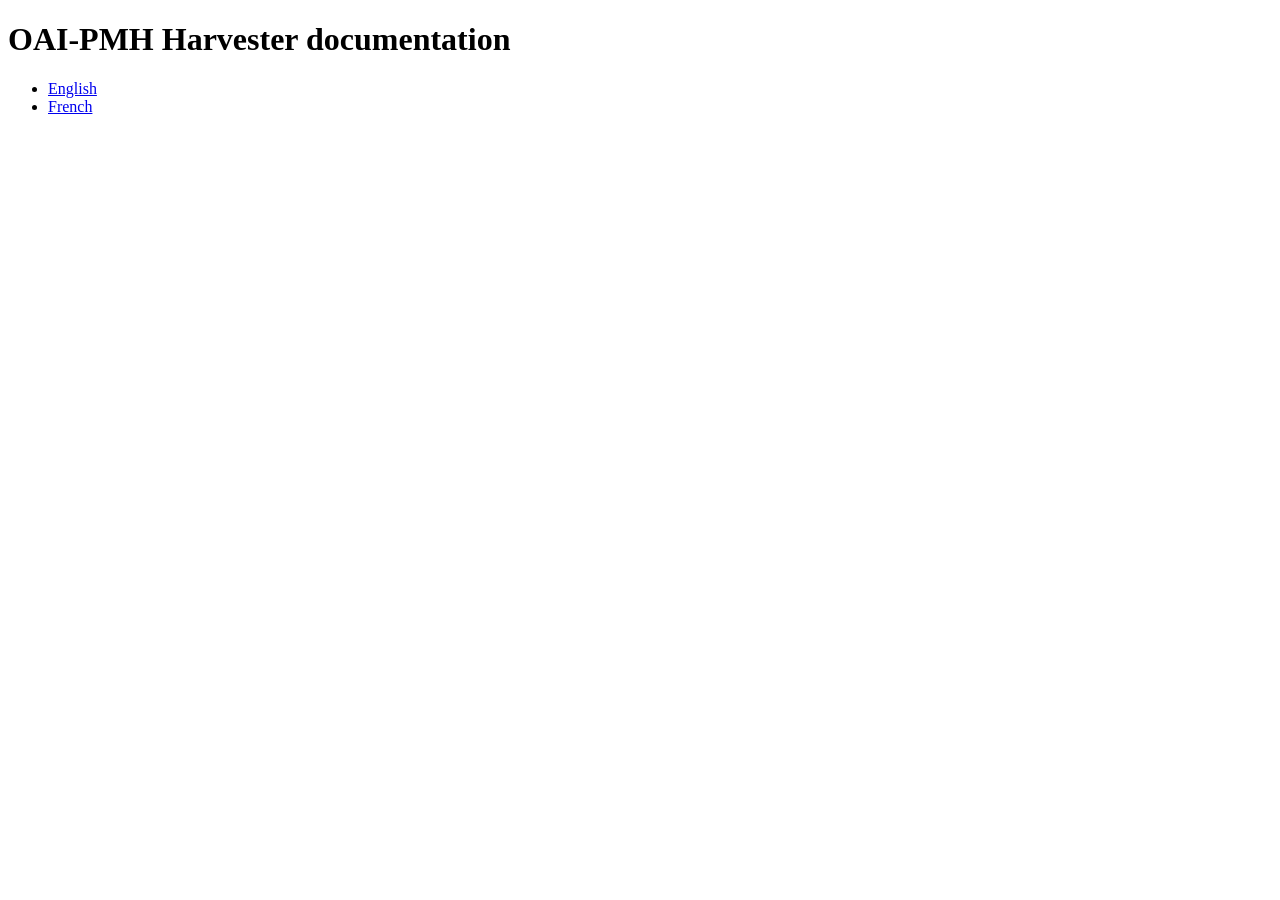
<file: index.html>
<!DOCTYPE html>
<html>
    <head>
        <title>OAI-PMH Harvester documentation</title>
    </head>
    <body>
        <h1>OAI-PMH Harvester documentation</h1>

        <ul>
            <li><a href="en/">English</a></li>
            <li><a href="fr/">French</a></li>
        </ul>
    </body>
</html>
</file>
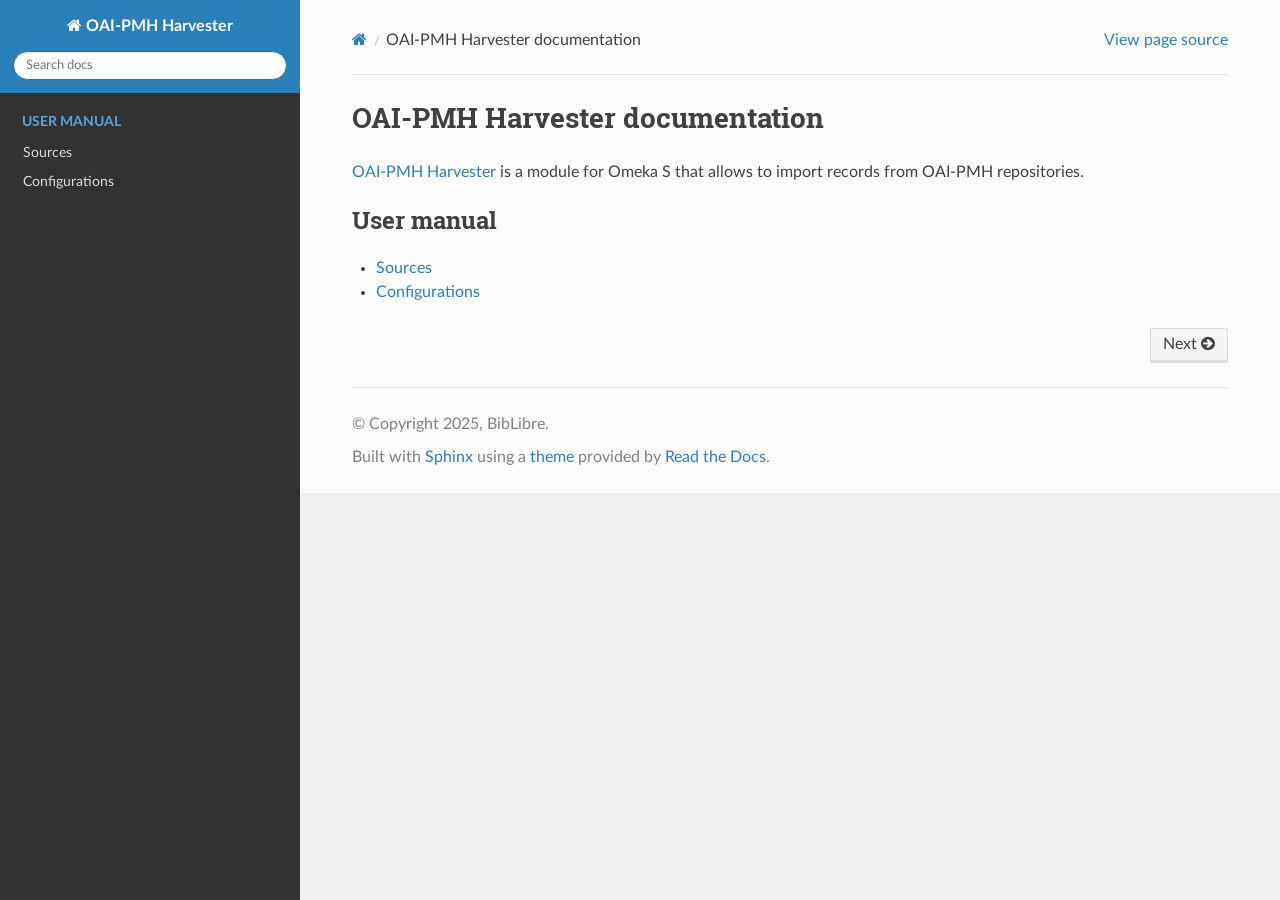
<file: en/index.html>
<!DOCTYPE html>
<html class="writer-html5" lang="en" data-content_root="./">
<head>
  <meta charset="utf-8" /><meta name="viewport" content="width=device-width, initial-scale=1" />

  <meta name="viewport" content="width=device-width, initial-scale=1.0" />
  <title>OAI-PMH Harvester documentation &mdash; OAI-PMH Harvester  documentation</title>
      <link rel="stylesheet" type="text/css" href="_static/pygments.css?v=b86133f3" />
      <link rel="stylesheet" type="text/css" href="_static/css/theme.css?v=e59714d7" />
      <link rel="stylesheet" type="text/css" href="_static/css/custom.css?v=e9c544c0" />

  
      <script src="_static/jquery.js?v=5d32c60e"></script>
      <script src="_static/_sphinx_javascript_frameworks_compat.js?v=2cd50e6c"></script>
      <script src="_static/documentation_options.js?v=5929fcd5"></script>
      <script src="_static/doctools.js?v=9bcbadda"></script>
      <script src="_static/sphinx_highlight.js?v=dc90522c"></script>
    <script src="_static/js/theme.js"></script>
    <link rel="index" title="Index" href="genindex.html" />
    <link rel="search" title="Search" href="search.html" />
    <link rel="next" title="Sources" href="sources.html" /> 
</head>

<body class="wy-body-for-nav"> 
  <div class="wy-grid-for-nav">
    <nav data-toggle="wy-nav-shift" class="wy-nav-side">
      <div class="wy-side-scroll">
        <div class="wy-side-nav-search" >

          
          
          <a href="#" class="icon icon-home">
            OAI-PMH Harvester
          </a>
<div role="search">
  <form id="rtd-search-form" class="wy-form" action="search.html" method="get">
    <input type="text" name="q" placeholder="Search docs" aria-label="Search docs" />
    <input type="hidden" name="check_keywords" value="yes" />
    <input type="hidden" name="area" value="default" />
  </form>
</div>
        </div><div class="wy-menu wy-menu-vertical" data-spy="affix" role="navigation" aria-label="Navigation menu">
              <p class="caption" role="heading"><span class="caption-text">User manual</span></p>
<ul>
<li class="toctree-l1"><a class="reference internal" href="sources.html">Sources</a></li>
<li class="toctree-l1"><a class="reference internal" href="configurations.html">Configurations</a></li>
</ul>

        </div>
      </div>
    </nav>

    <section data-toggle="wy-nav-shift" class="wy-nav-content-wrap"><nav class="wy-nav-top" aria-label="Mobile navigation menu" >
          <i data-toggle="wy-nav-top" class="fa fa-bars"></i>
          <a href="#">OAI-PMH Harvester</a>
      </nav>

      <div class="wy-nav-content">
        <div class="rst-content">
          <div role="navigation" aria-label="Page navigation">
  <ul class="wy-breadcrumbs">
      <li><a href="#" class="icon icon-home" aria-label="Home"></a></li>
      <li class="breadcrumb-item active">OAI-PMH Harvester documentation</li>
      <li class="wy-breadcrumbs-aside">
            <a href="_sources/index.rst.txt" rel="nofollow"> View page source</a>
      </li>
  </ul>
  <hr/>
</div>
          <div role="main" class="document" itemscope="itemscope" itemtype="http://schema.org/Article">
           <div itemprop="articleBody">
             
  <section id="oai-pmh-harvester-documentation">
<h1>OAI-PMH Harvester documentation<a class="headerlink" href="#oai-pmh-harvester-documentation" title="Link to this heading"></a></h1>
<p><a class="reference external" href="https://github.com/biblibre/omeka-s-module-OaiPmhHarvester">OAI-PMH Harvester</a> is a module for Omeka S that allows to
import records from OAI-PMH repositories.</p>
<div class="toctree-wrapper compound">
<p class="caption" role="heading"><span class="caption-text">User manual</span></p>
<ul>
<li class="toctree-l1"><a class="reference internal" href="sources.html">Sources</a></li>
<li class="toctree-l1"><a class="reference internal" href="configurations.html">Configurations</a></li>
</ul>
</div>
</section>


           </div>
          </div>
          <footer><div class="rst-footer-buttons" role="navigation" aria-label="Footer">
        <a href="sources.html" class="btn btn-neutral float-right" title="Sources" accesskey="n" rel="next">Next <span class="fa fa-arrow-circle-right" aria-hidden="true"></span></a>
    </div>

  <hr/>

  <div role="contentinfo">
    <p>&#169; Copyright 2025, BibLibre.</p>
  </div>

  Built with <a href="https://www.sphinx-doc.org/">Sphinx</a> using a
    <a href="https://github.com/readthedocs/sphinx_rtd_theme">theme</a>
    provided by <a href="https://readthedocs.org">Read the Docs</a>.
   

</footer>
        </div>
      </div>
    </section>
  </div>
  <script>
      jQuery(function () {
          SphinxRtdTheme.Navigation.enable(true);
      });
  </script> 

</body>
</html>
</file>
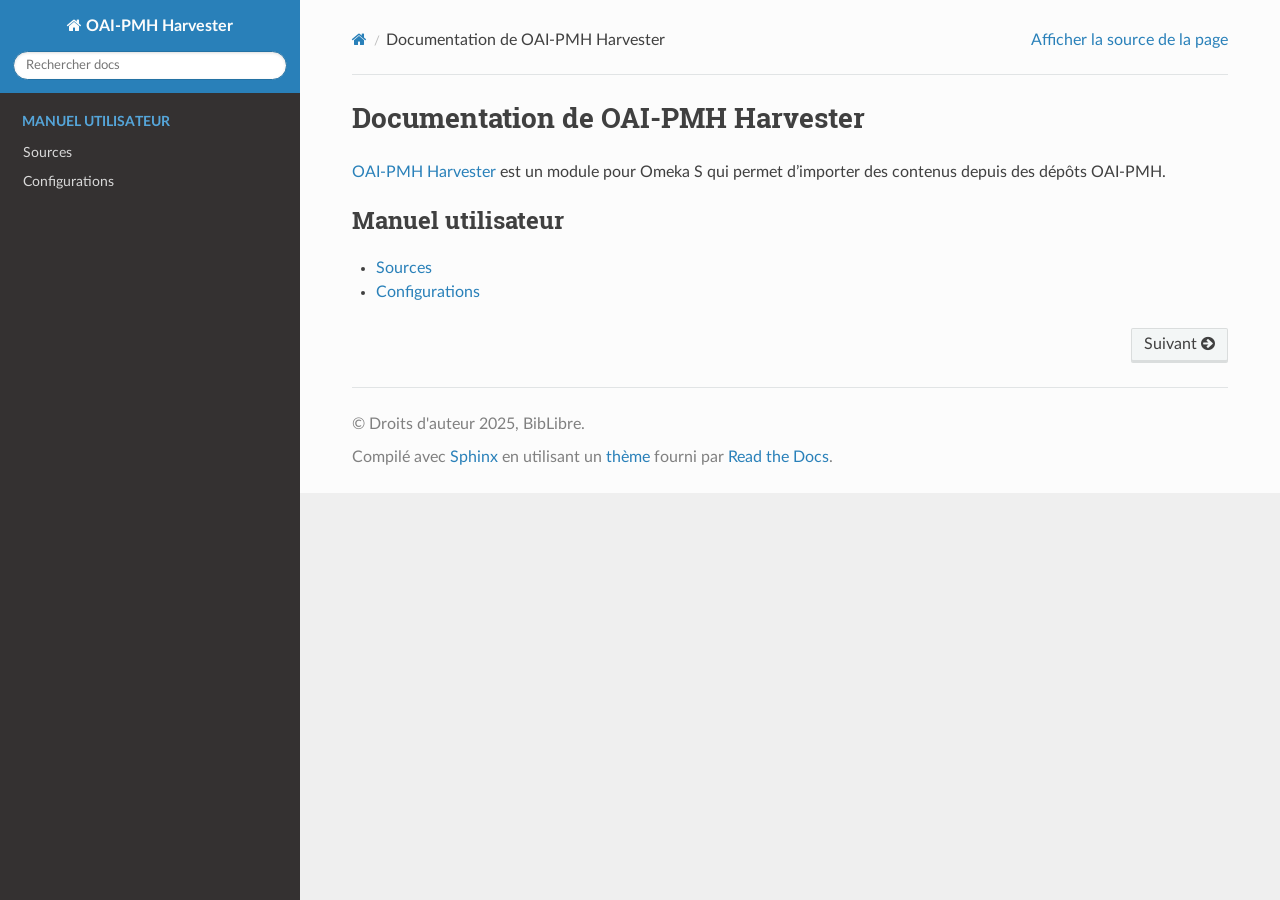
<file: fr/index.html>
<!DOCTYPE html>
<html class="writer-html5" lang="fr" data-content_root="./">
<head>
  <meta charset="utf-8" /><meta name="viewport" content="width=device-width, initial-scale=1" />

  <meta name="viewport" content="width=device-width, initial-scale=1.0" />
  <title>Documentation de OAI-PMH Harvester &mdash; Documentation OAI-PMH Harvester </title>
      <link rel="stylesheet" type="text/css" href="_static/pygments.css?v=b86133f3" />
      <link rel="stylesheet" type="text/css" href="_static/css/theme.css?v=e59714d7" />
      <link rel="stylesheet" type="text/css" href="_static/css/custom.css?v=e9c544c0" />

  
      <script src="_static/jquery.js?v=5d32c60e"></script>
      <script src="_static/_sphinx_javascript_frameworks_compat.js?v=2cd50e6c"></script>
      <script src="_static/documentation_options.js?v=d1a510d7"></script>
      <script src="_static/doctools.js?v=9bcbadda"></script>
      <script src="_static/sphinx_highlight.js?v=dc90522c"></script>
      <script src="_static/translations.js?v=e6b791cb"></script>
    <script src="_static/js/theme.js"></script>
    <link rel="index" title="Index" href="genindex.html" />
    <link rel="search" title="Recherche" href="search.html" />
    <link rel="next" title="Sources" href="sources.html" /> 
</head>

<body class="wy-body-for-nav"> 
  <div class="wy-grid-for-nav">
    <nav data-toggle="wy-nav-shift" class="wy-nav-side">
      <div class="wy-side-scroll">
        <div class="wy-side-nav-search" >

          
          
          <a href="#" class="icon icon-home">
            OAI-PMH Harvester
          </a>
<div role="search">
  <form id="rtd-search-form" class="wy-form" action="search.html" method="get">
    <input type="text" name="q" placeholder="Rechercher docs" aria-label="Rechercher docs" />
    <input type="hidden" name="check_keywords" value="yes" />
    <input type="hidden" name="area" value="default" />
  </form>
</div>
        </div><div class="wy-menu wy-menu-vertical" data-spy="affix" role="navigation" aria-label="Navigation menu">
              <p class="caption" role="heading"><span class="caption-text">Manuel utilisateur</span></p>
<ul>
<li class="toctree-l1"><a class="reference internal" href="sources.html">Sources</a></li>
<li class="toctree-l1"><a class="reference internal" href="configurations.html">Configurations</a></li>
</ul>

        </div>
      </div>
    </nav>

    <section data-toggle="wy-nav-shift" class="wy-nav-content-wrap"><nav class="wy-nav-top" aria-label="Mobile navigation menu" >
          <i data-toggle="wy-nav-top" class="fa fa-bars"></i>
          <a href="#">OAI-PMH Harvester</a>
      </nav>

      <div class="wy-nav-content">
        <div class="rst-content">
          <div role="navigation" aria-label="Page navigation">
  <ul class="wy-breadcrumbs">
      <li><a href="#" class="icon icon-home" aria-label="Home"></a></li>
      <li class="breadcrumb-item active">Documentation de OAI-PMH Harvester</li>
      <li class="wy-breadcrumbs-aside">
            <a href="_sources/index.rst.txt" rel="nofollow"> Afficher la source de la page</a>
      </li>
  </ul>
  <hr/>
</div>
          <div role="main" class="document" itemscope="itemscope" itemtype="http://schema.org/Article">
           <div itemprop="articleBody">
             
  <section id="oai-pmh-harvester-documentation">
<h1>Documentation de OAI-PMH Harvester<a class="headerlink" href="#oai-pmh-harvester-documentation" title="Lien vers cette rubrique"></a></h1>
<p><a class="reference external" href="https://github.com/biblibre/omeka-s-module-OaiPmhHarvester">OAI-PMH Harvester</a> est un module pour Omeka S qui permet d’importer des contenus depuis des dépôts OAI-PMH.</p>
<div class="toctree-wrapper compound">
<p class="caption" role="heading"><span class="caption-text">Manuel utilisateur</span></p>
<ul>
<li class="toctree-l1"><a class="reference internal" href="sources.html">Sources</a></li>
<li class="toctree-l1"><a class="reference internal" href="configurations.html">Configurations</a></li>
</ul>
</div>
</section>


           </div>
          </div>
          <footer><div class="rst-footer-buttons" role="navigation" aria-label="Pied de page">
        <a href="sources.html" class="btn btn-neutral float-right" title="Sources" accesskey="n" rel="next">Suivant <span class="fa fa-arrow-circle-right" aria-hidden="true"></span></a>
    </div>

  <hr/>

  <div role="contentinfo">
    <p>&#169; Droits d'auteur 2025, BibLibre.</p>
  </div>

  Compilé avec <a href="https://www.sphinx-doc.org/">Sphinx</a> en utilisant un
    <a href="https://github.com/readthedocs/sphinx_rtd_theme">thème</a>
    fourni par <a href="https://readthedocs.org">Read the Docs</a>.
   

</footer>
        </div>
      </div>
    </section>
  </div>
  <script>
      jQuery(function () {
          SphinxRtdTheme.Navigation.enable(true);
      });
  </script> 

</body>
</html>
</file>
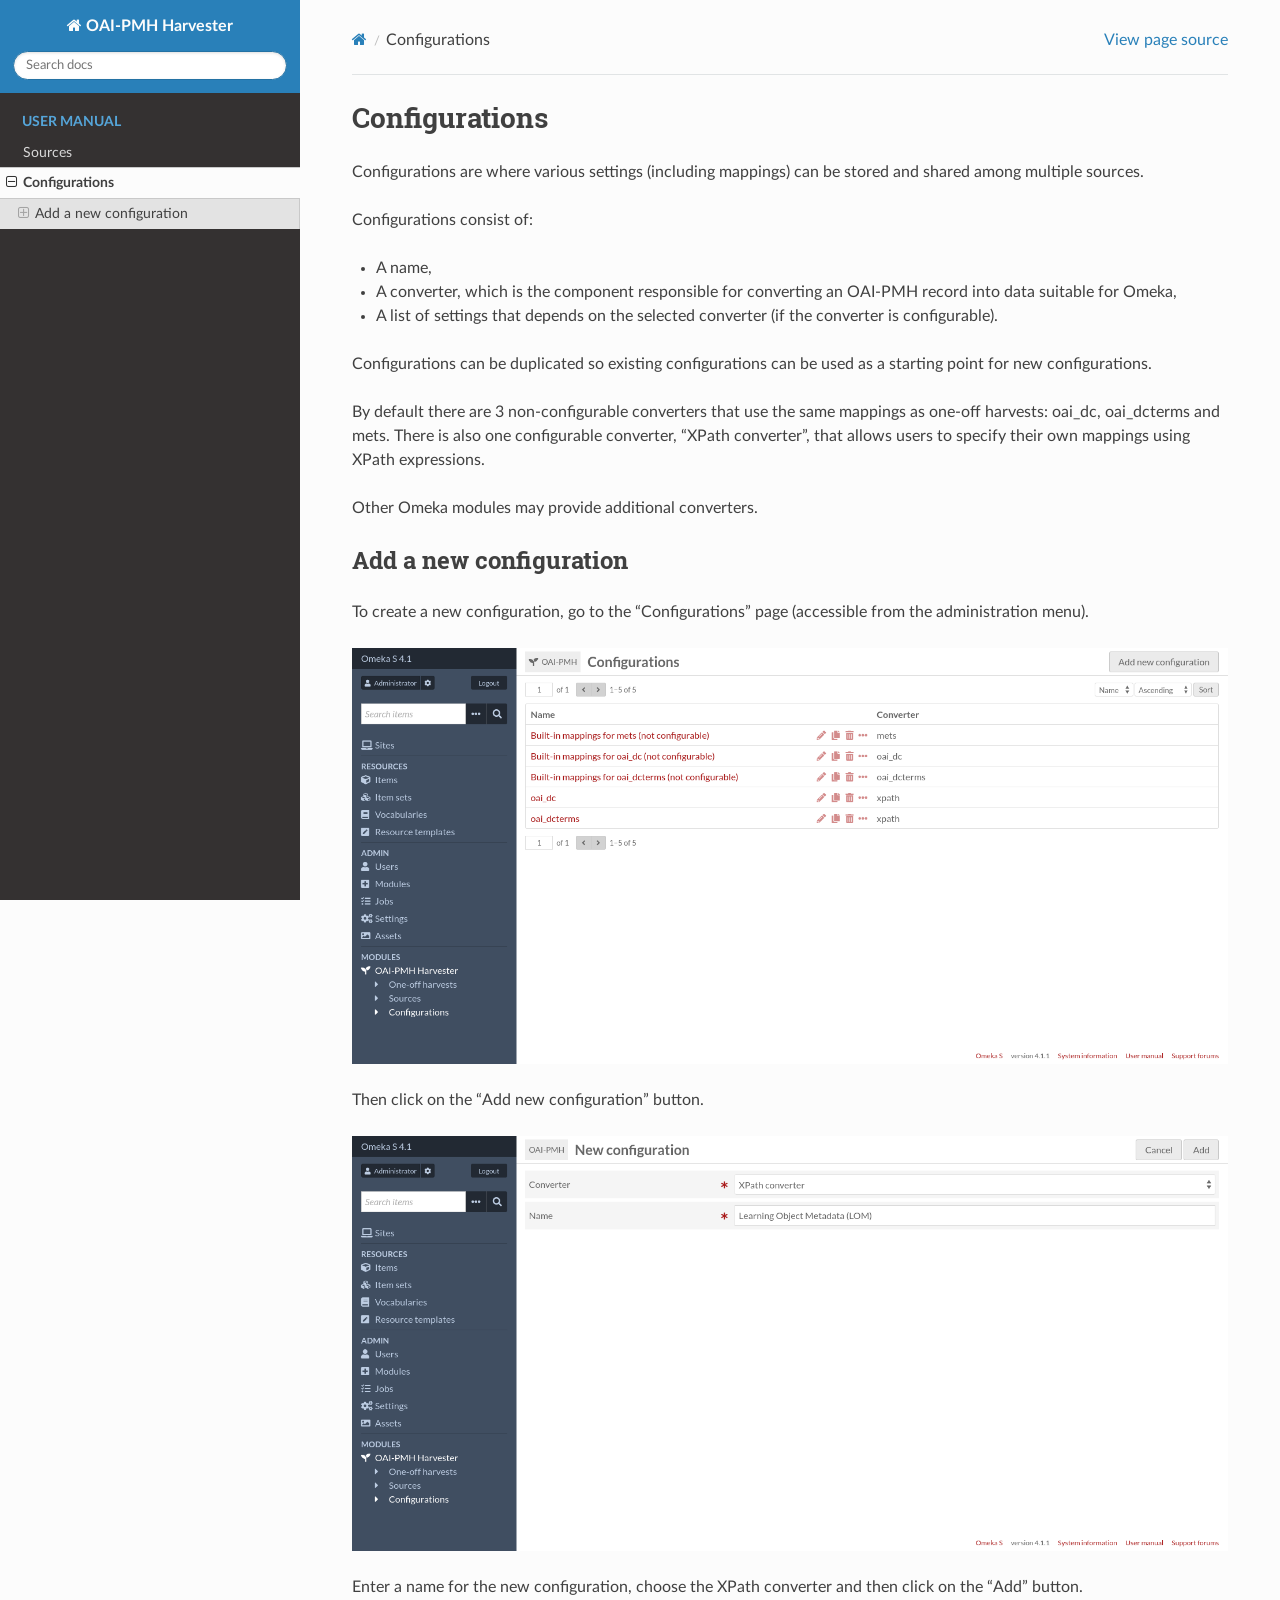
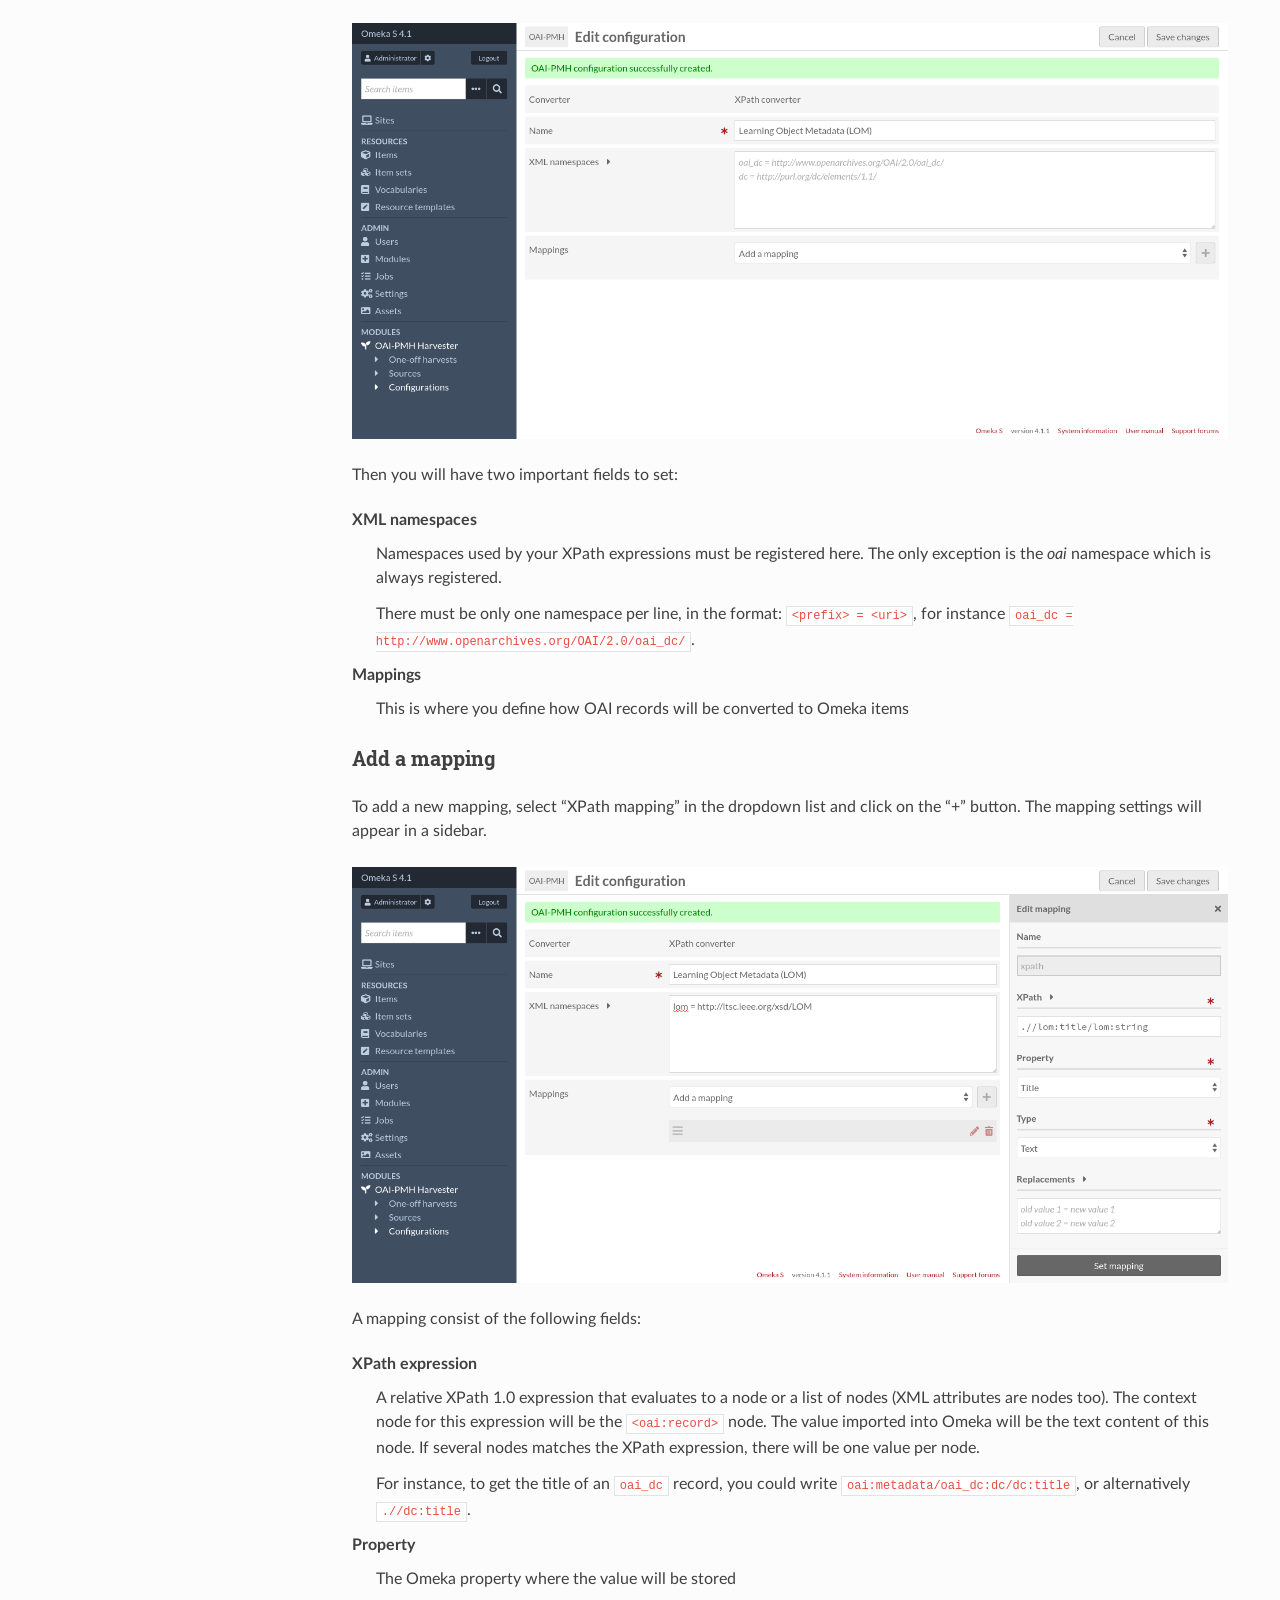
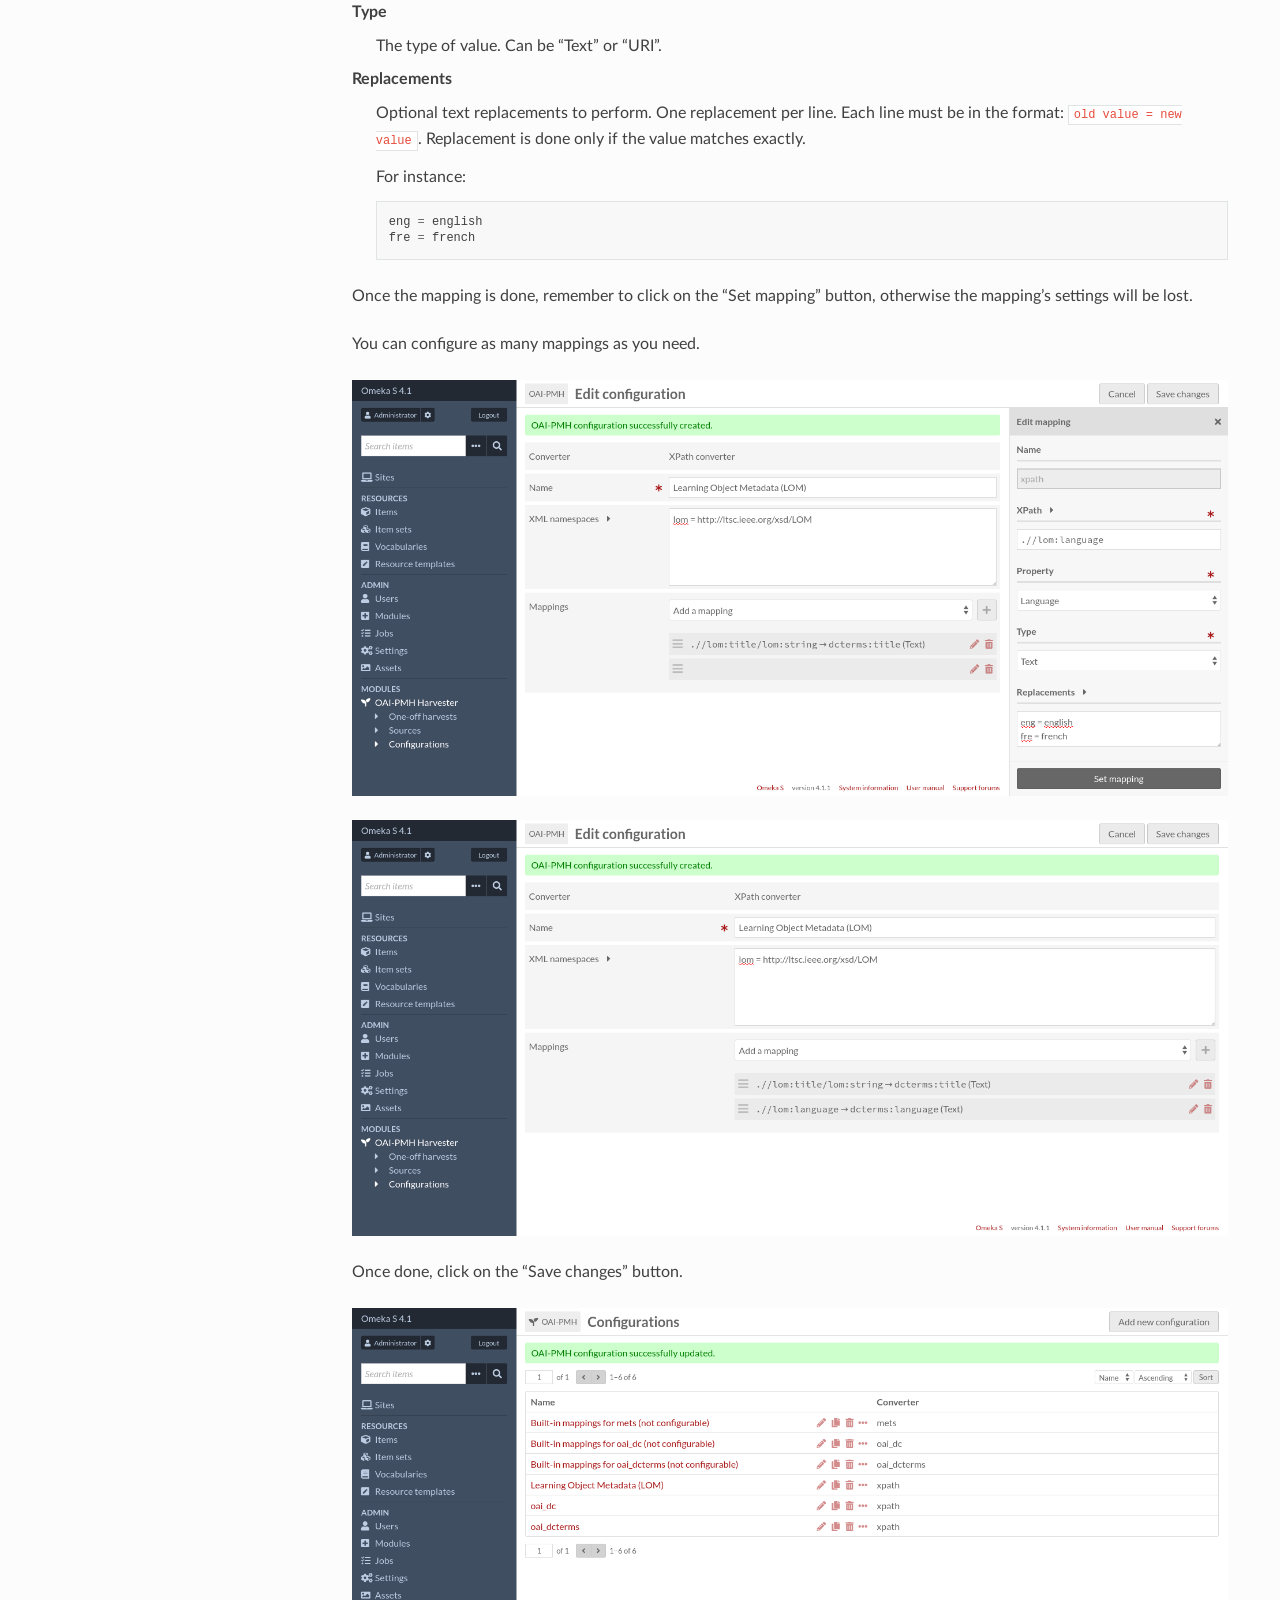
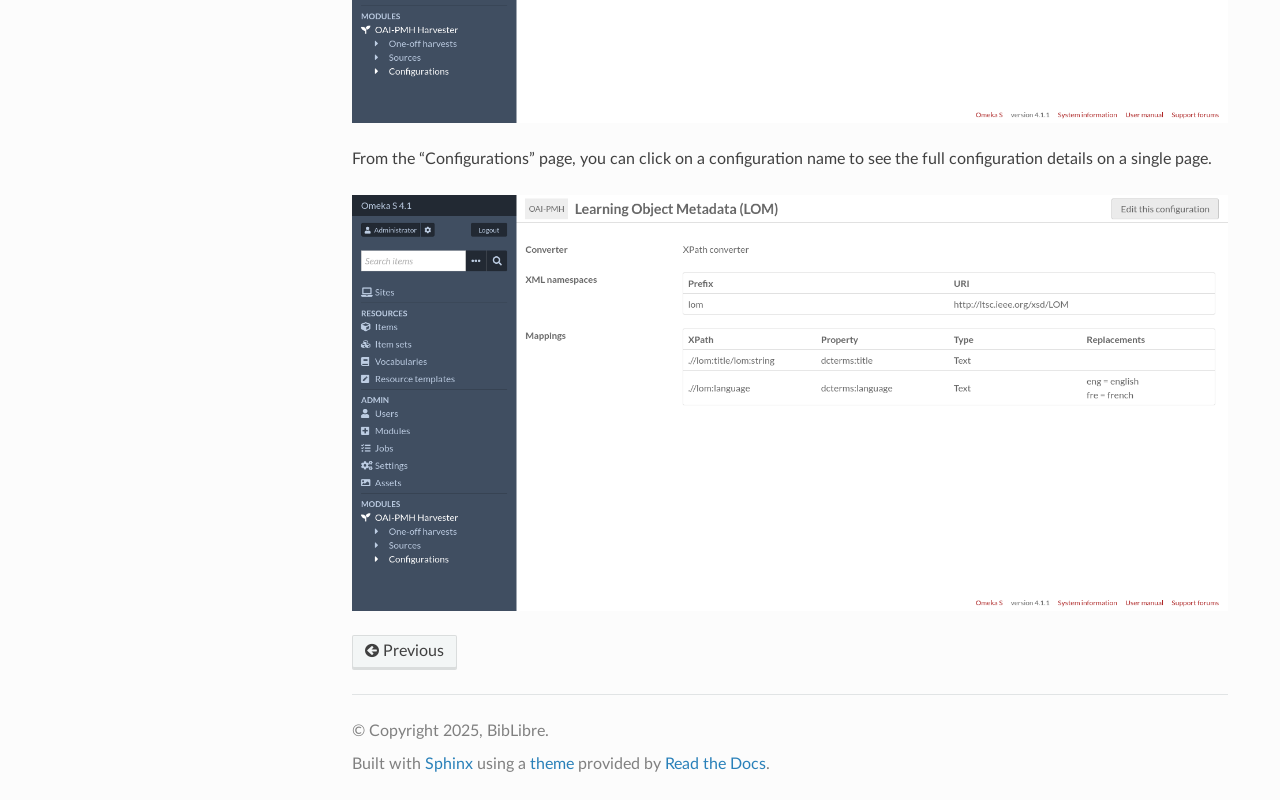
<file: en/configurations.html>
<!DOCTYPE html>
<html class="writer-html5" lang="en" data-content_root="./">
<head>
  <meta charset="utf-8" /><meta name="viewport" content="width=device-width, initial-scale=1" />

  <meta name="viewport" content="width=device-width, initial-scale=1.0" />
  <title>Configurations &mdash; OAI-PMH Harvester  documentation</title>
      <link rel="stylesheet" type="text/css" href="_static/pygments.css?v=b86133f3" />
      <link rel="stylesheet" type="text/css" href="_static/css/theme.css?v=e59714d7" />
      <link rel="stylesheet" type="text/css" href="_static/css/custom.css?v=e9c544c0" />

  
      <script src="_static/jquery.js?v=5d32c60e"></script>
      <script src="_static/_sphinx_javascript_frameworks_compat.js?v=2cd50e6c"></script>
      <script src="_static/documentation_options.js?v=5929fcd5"></script>
      <script src="_static/doctools.js?v=9bcbadda"></script>
      <script src="_static/sphinx_highlight.js?v=dc90522c"></script>
    <script src="_static/js/theme.js"></script>
    <link rel="index" title="Index" href="genindex.html" />
    <link rel="search" title="Search" href="search.html" />
    <link rel="prev" title="Sources" href="sources.html" /> 
</head>

<body class="wy-body-for-nav"> 
  <div class="wy-grid-for-nav">
    <nav data-toggle="wy-nav-shift" class="wy-nav-side">
      <div class="wy-side-scroll">
        <div class="wy-side-nav-search" >

          
          
          <a href="index.html" class="icon icon-home">
            OAI-PMH Harvester
          </a>
<div role="search">
  <form id="rtd-search-form" class="wy-form" action="search.html" method="get">
    <input type="text" name="q" placeholder="Search docs" aria-label="Search docs" />
    <input type="hidden" name="check_keywords" value="yes" />
    <input type="hidden" name="area" value="default" />
  </form>
</div>
        </div><div class="wy-menu wy-menu-vertical" data-spy="affix" role="navigation" aria-label="Navigation menu">
              <p class="caption" role="heading"><span class="caption-text">User manual</span></p>
<ul class="current">
<li class="toctree-l1"><a class="reference internal" href="sources.html">Sources</a></li>
<li class="toctree-l1 current"><a class="current reference internal" href="#">Configurations</a><ul>
<li class="toctree-l2"><a class="reference internal" href="#add-a-new-configuration">Add a new configuration</a><ul>
<li class="toctree-l3"><a class="reference internal" href="#add-a-mapping">Add a mapping</a></li>
</ul>
</li>
</ul>
</li>
</ul>

        </div>
      </div>
    </nav>

    <section data-toggle="wy-nav-shift" class="wy-nav-content-wrap"><nav class="wy-nav-top" aria-label="Mobile navigation menu" >
          <i data-toggle="wy-nav-top" class="fa fa-bars"></i>
          <a href="index.html">OAI-PMH Harvester</a>
      </nav>

      <div class="wy-nav-content">
        <div class="rst-content">
          <div role="navigation" aria-label="Page navigation">
  <ul class="wy-breadcrumbs">
      <li><a href="index.html" class="icon icon-home" aria-label="Home"></a></li>
      <li class="breadcrumb-item active">Configurations</li>
      <li class="wy-breadcrumbs-aside">
            <a href="_sources/configurations.rst.txt" rel="nofollow"> View page source</a>
      </li>
  </ul>
  <hr/>
</div>
          <div role="main" class="document" itemscope="itemscope" itemtype="http://schema.org/Article">
           <div itemprop="articleBody">
             
  <section id="configurations">
<h1>Configurations<a class="headerlink" href="#configurations" title="Link to this heading"></a></h1>
<p>Configurations are where various settings (including mappings) can be stored and shared among multiple sources.</p>
<p>Configurations consist of:</p>
<ul class="simple">
<li><p>A name,</p></li>
<li><p>A converter, which is the component responsible for converting an OAI-PMH record into data suitable for Omeka,</p></li>
<li><p>A list of settings that depends on the selected converter (if the converter is configurable).</p></li>
</ul>
<p>Configurations can be duplicated so existing configurations can be used as a starting point for new configurations.</p>
<p>By default there are 3 non-configurable converters that use the same mappings as one-off harvests: oai_dc, oai_dcterms
and mets.
There is also one configurable converter, “XPath converter”, that allows users to specify their own mappings using XPath
expressions.</p>
<p>Other Omeka modules may provide additional converters.</p>
<section id="add-a-new-configuration">
<h2>Add a new configuration<a class="headerlink" href="#add-a-new-configuration" title="Link to this heading"></a></h2>
<p>To create a new configuration, go to the “Configurations” page (accessible from the administration menu).</p>
<img alt="_images/configuration-browse.png" src="_images/configuration-browse.png" />
<p>Then click on the “Add new configuration” button.</p>
<img alt="_images/configuration-add-form.png" src="_images/configuration-add-form.png" />
<p>Enter a name for the new configuration, choose the XPath converter and then click on the “Add” button.</p>
<img alt="_images/configuration-edit-form-empty.png" src="_images/configuration-edit-form-empty.png" />
<p>Then you will have two important fields to set:</p>
<dl>
<dt>XML namespaces</dt><dd><p>Namespaces used by your XPath expressions must be registered here. The only exception is the <cite>oai</cite> namespace which
is always registered.</p>
<p>There must be only one namespace per line, in the format: <code class="docutils literal notranslate"><span class="pre">&lt;prefix&gt;</span> <span class="pre">=</span> <span class="pre">&lt;uri&gt;</span></code>, for instance <code class="docutils literal notranslate"><span class="pre">oai_dc</span> <span class="pre">=</span>
<span class="pre">http://www.openarchives.org/OAI/2.0/oai_dc/</span></code>.</p>
</dd>
<dt>Mappings</dt><dd><p>This is where you define how OAI records will be converted to Omeka items</p>
</dd>
</dl>
<section id="add-a-mapping">
<h3>Add a mapping<a class="headerlink" href="#add-a-mapping" title="Link to this heading"></a></h3>
<p>To add a new mapping, select “XPath mapping” in the dropdown list and click on the “+” button. The mapping settings will
appear in a sidebar.</p>
<img alt="_images/configuration-edit-form-sidebar.png" src="_images/configuration-edit-form-sidebar.png" />
<p>A mapping consist of the following fields:</p>
<dl>
<dt>XPath expression</dt><dd><p>A relative XPath 1.0 expression that evaluates to a node or a list of nodes (XML attributes are nodes too). The
context node for this expression will be the <code class="docutils literal notranslate"><span class="pre">&lt;oai:record&gt;</span></code> node. The value imported into Omeka will be the text
content of this node. If several nodes matches the XPath expression, there will be one value per node.</p>
<p>For instance, to get the title of an <code class="docutils literal notranslate"><span class="pre">oai_dc</span></code> record, you could write <code class="docutils literal notranslate"><span class="pre">oai:metadata/oai_dc:dc/dc:title</span></code>, or
alternatively <code class="docutils literal notranslate"><span class="pre">.//dc:title</span></code>.</p>
</dd>
<dt>Property</dt><dd><p>The Omeka property where the value will be stored</p>
</dd>
<dt>Type</dt><dd><p>The type of value. Can be “Text” or “URI”.</p>
</dd>
<dt>Replacements</dt><dd><p>Optional text replacements to perform. One replacement per line. Each line must be in the format: <code class="docutils literal notranslate"><span class="pre">old</span> <span class="pre">value</span> <span class="pre">=</span> <span class="pre">new</span>
<span class="pre">value</span></code>. Replacement is done only if the value matches exactly.</p>
<p>For instance:</p>
<div class="highlight-default notranslate"><div class="highlight"><pre><span></span><span class="n">eng</span> <span class="o">=</span> <span class="n">english</span>
<span class="n">fre</span> <span class="o">=</span> <span class="n">french</span>
</pre></div>
</div>
</dd>
</dl>
<p>Once the mapping is done, remember to click on the “Set mapping” button, otherwise the mapping’s settings will be lost.</p>
<p>You can configure as many mappings as you need.</p>
<img alt="_images/configuration-edit-form-sidebar-language.png" src="_images/configuration-edit-form-sidebar-language.png" />
<img alt="_images/configuration-edit-form-filled.png" src="_images/configuration-edit-form-filled.png" />
<p>Once done, click on the “Save changes” button.</p>
<img alt="_images/configuration-browse-after-creation.png" src="_images/configuration-browse-after-creation.png" />
<p>From the “Configurations” page, you can click on a configuration name to see the full configuration details on a single
page.</p>
<img alt="_images/configuration-show.png" src="_images/configuration-show.png" />
</section>
</section>
</section>


           </div>
          </div>
          <footer><div class="rst-footer-buttons" role="navigation" aria-label="Footer">
        <a href="sources.html" class="btn btn-neutral float-left" title="Sources" accesskey="p" rel="prev"><span class="fa fa-arrow-circle-left" aria-hidden="true"></span> Previous</a>
    </div>

  <hr/>

  <div role="contentinfo">
    <p>&#169; Copyright 2025, BibLibre.</p>
  </div>

  Built with <a href="https://www.sphinx-doc.org/">Sphinx</a> using a
    <a href="https://github.com/readthedocs/sphinx_rtd_theme">theme</a>
    provided by <a href="https://readthedocs.org">Read the Docs</a>.
   

</footer>
        </div>
      </div>
    </section>
  </div>
  <script>
      jQuery(function () {
          SphinxRtdTheme.Navigation.enable(true);
      });
  </script> 

</body>
</html>
</file>
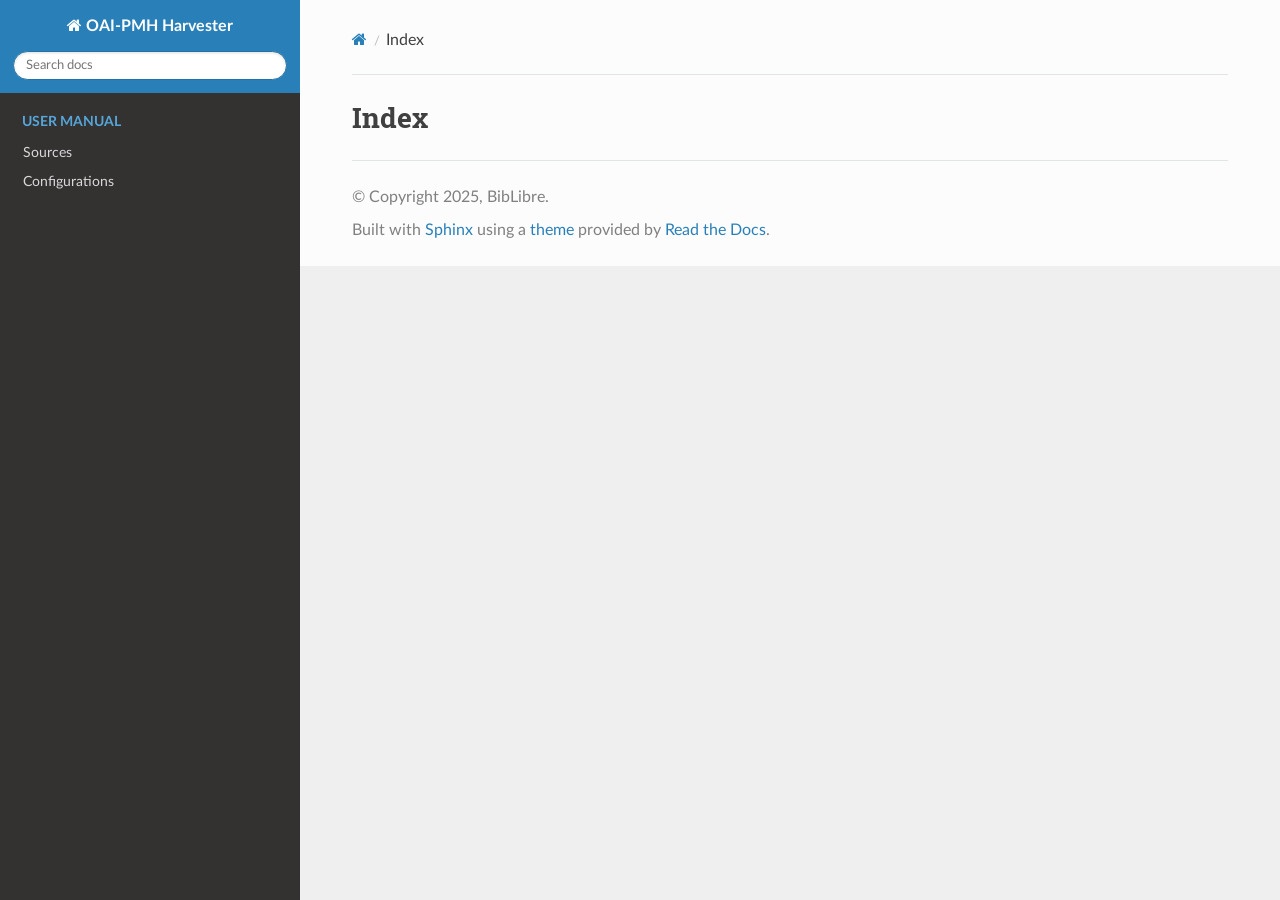
<file: en/genindex.html>
<!DOCTYPE html>
<html class="writer-html5" lang="en" data-content_root="./">
<head>
  <meta charset="utf-8" />
  <meta name="viewport" content="width=device-width, initial-scale=1.0" />
  <title>Index &mdash; OAI-PMH Harvester  documentation</title>
      <link rel="stylesheet" type="text/css" href="_static/pygments.css?v=b86133f3" />
      <link rel="stylesheet" type="text/css" href="_static/css/theme.css?v=e59714d7" />
      <link rel="stylesheet" type="text/css" href="_static/css/custom.css?v=e9c544c0" />

  
      <script src="_static/jquery.js?v=5d32c60e"></script>
      <script src="_static/_sphinx_javascript_frameworks_compat.js?v=2cd50e6c"></script>
      <script src="_static/documentation_options.js?v=5929fcd5"></script>
      <script src="_static/doctools.js?v=9bcbadda"></script>
      <script src="_static/sphinx_highlight.js?v=dc90522c"></script>
    <script src="_static/js/theme.js"></script>
    <link rel="index" title="Index" href="#" />
    <link rel="search" title="Search" href="search.html" /> 
</head>

<body class="wy-body-for-nav"> 
  <div class="wy-grid-for-nav">
    <nav data-toggle="wy-nav-shift" class="wy-nav-side">
      <div class="wy-side-scroll">
        <div class="wy-side-nav-search" >

          
          
          <a href="index.html" class="icon icon-home">
            OAI-PMH Harvester
          </a>
<div role="search">
  <form id="rtd-search-form" class="wy-form" action="search.html" method="get">
    <input type="text" name="q" placeholder="Search docs" aria-label="Search docs" />
    <input type="hidden" name="check_keywords" value="yes" />
    <input type="hidden" name="area" value="default" />
  </form>
</div>
        </div><div class="wy-menu wy-menu-vertical" data-spy="affix" role="navigation" aria-label="Navigation menu">
              <p class="caption" role="heading"><span class="caption-text">User manual</span></p>
<ul>
<li class="toctree-l1"><a class="reference internal" href="sources.html">Sources</a></li>
<li class="toctree-l1"><a class="reference internal" href="configurations.html">Configurations</a></li>
</ul>

        </div>
      </div>
    </nav>

    <section data-toggle="wy-nav-shift" class="wy-nav-content-wrap"><nav class="wy-nav-top" aria-label="Mobile navigation menu" >
          <i data-toggle="wy-nav-top" class="fa fa-bars"></i>
          <a href="index.html">OAI-PMH Harvester</a>
      </nav>

      <div class="wy-nav-content">
        <div class="rst-content">
          <div role="navigation" aria-label="Page navigation">
  <ul class="wy-breadcrumbs">
      <li><a href="index.html" class="icon icon-home" aria-label="Home"></a></li>
      <li class="breadcrumb-item active">Index</li>
      <li class="wy-breadcrumbs-aside">
      </li>
  </ul>
  <hr/>
</div>
          <div role="main" class="document" itemscope="itemscope" itemtype="http://schema.org/Article">
           <div itemprop="articleBody">
             

<h1 id="index">Index</h1>

<div class="genindex-jumpbox">
 
</div>


           </div>
          </div>
          <footer>

  <hr/>

  <div role="contentinfo">
    <p>&#169; Copyright 2025, BibLibre.</p>
  </div>

  Built with <a href="https://www.sphinx-doc.org/">Sphinx</a> using a
    <a href="https://github.com/readthedocs/sphinx_rtd_theme">theme</a>
    provided by <a href="https://readthedocs.org">Read the Docs</a>.
   

</footer>
        </div>
      </div>
    </section>
  </div>
  <script>
      jQuery(function () {
          SphinxRtdTheme.Navigation.enable(true);
      });
  </script> 

</body>
</html>
</file>
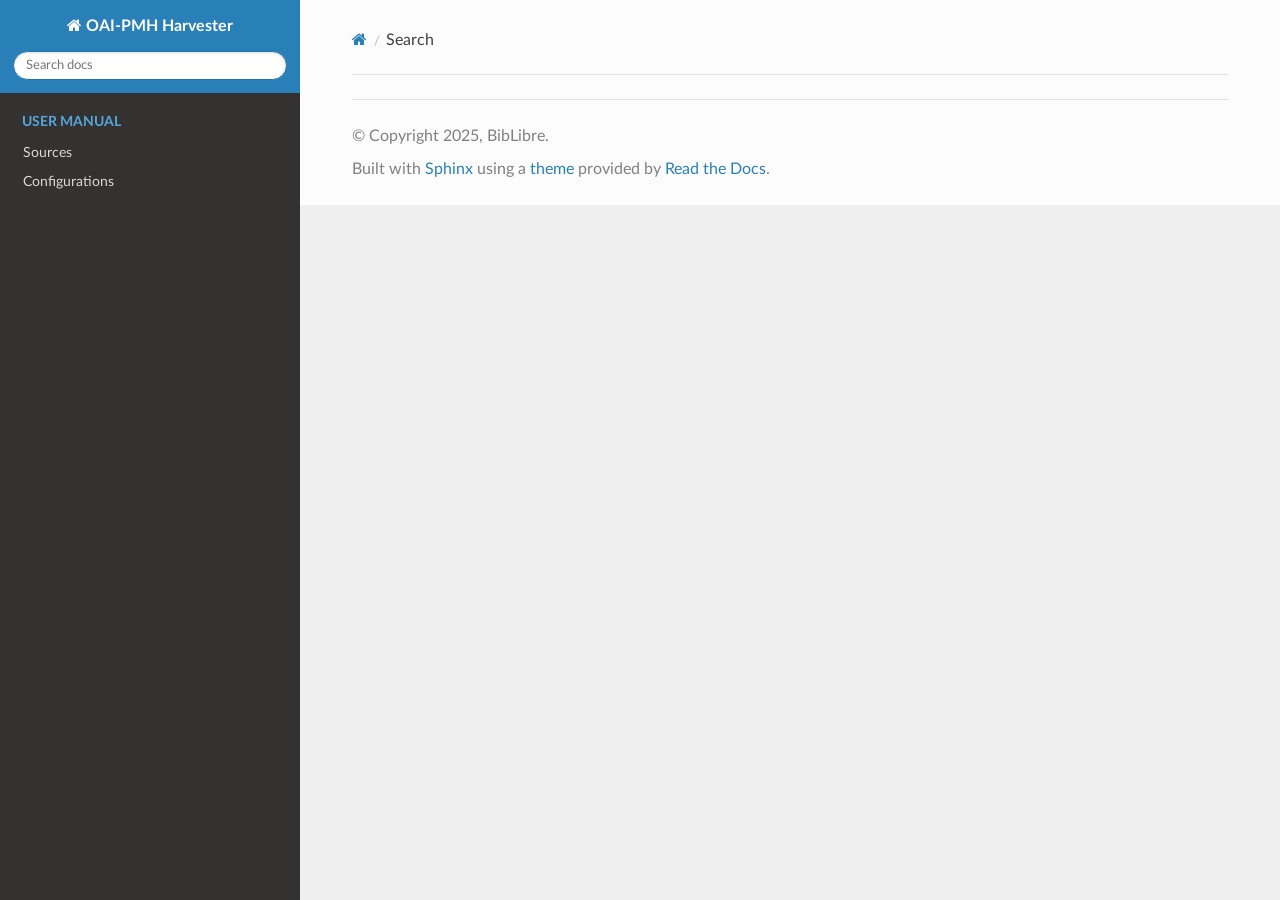
<file: en/search.html>
<!DOCTYPE html>
<html class="writer-html5" lang="en" data-content_root="./">
<head>
  <meta charset="utf-8" />
  <meta name="viewport" content="width=device-width, initial-scale=1.0" />
  <title>Search &mdash; OAI-PMH Harvester  documentation</title>
      <link rel="stylesheet" type="text/css" href="_static/pygments.css?v=b86133f3" />
      <link rel="stylesheet" type="text/css" href="_static/css/theme.css?v=e59714d7" />
      <link rel="stylesheet" type="text/css" href="_static/css/custom.css?v=e9c544c0" />

  
    
      <script src="_static/jquery.js?v=5d32c60e"></script>
      <script src="_static/_sphinx_javascript_frameworks_compat.js?v=2cd50e6c"></script>
      <script src="_static/documentation_options.js?v=5929fcd5"></script>
      <script src="_static/doctools.js?v=9bcbadda"></script>
      <script src="_static/sphinx_highlight.js?v=dc90522c"></script>
    <script src="_static/js/theme.js"></script>
    <script src="_static/searchtools.js"></script>
    <script src="_static/language_data.js"></script>
    <link rel="index" title="Index" href="genindex.html" />
    <link rel="search" title="Search" href="#" /> 
</head>

<body class="wy-body-for-nav"> 
  <div class="wy-grid-for-nav">
    <nav data-toggle="wy-nav-shift" class="wy-nav-side">
      <div class="wy-side-scroll">
        <div class="wy-side-nav-search" >

          
          
          <a href="index.html" class="icon icon-home">
            OAI-PMH Harvester
          </a>
<div role="search">
  <form id="rtd-search-form" class="wy-form" action="#" method="get">
    <input type="text" name="q" placeholder="Search docs" aria-label="Search docs" />
    <input type="hidden" name="check_keywords" value="yes" />
    <input type="hidden" name="area" value="default" />
  </form>
</div>
        </div><div class="wy-menu wy-menu-vertical" data-spy="affix" role="navigation" aria-label="Navigation menu">
              <p class="caption" role="heading"><span class="caption-text">User manual</span></p>
<ul>
<li class="toctree-l1"><a class="reference internal" href="sources.html">Sources</a></li>
<li class="toctree-l1"><a class="reference internal" href="configurations.html">Configurations</a></li>
</ul>

        </div>
      </div>
    </nav>

    <section data-toggle="wy-nav-shift" class="wy-nav-content-wrap"><nav class="wy-nav-top" aria-label="Mobile navigation menu" >
          <i data-toggle="wy-nav-top" class="fa fa-bars"></i>
          <a href="index.html">OAI-PMH Harvester</a>
      </nav>

      <div class="wy-nav-content">
        <div class="rst-content">
          <div role="navigation" aria-label="Page navigation">
  <ul class="wy-breadcrumbs">
      <li><a href="index.html" class="icon icon-home" aria-label="Home"></a></li>
      <li class="breadcrumb-item active">Search</li>
      <li class="wy-breadcrumbs-aside">
      </li>
  </ul>
  <hr/>
</div>
          <div role="main" class="document" itemscope="itemscope" itemtype="http://schema.org/Article">
           <div itemprop="articleBody">
             
  <noscript>
  <div id="fallback" class="admonition warning">
    <p class="last">
      Please activate JavaScript to enable the search functionality.
    </p>
  </div>
  </noscript>

  
  <div id="search-results">
  
  </div>

           </div>
          </div>
          <footer>

  <hr/>

  <div role="contentinfo">
    <p>&#169; Copyright 2025, BibLibre.</p>
  </div>

  Built with <a href="https://www.sphinx-doc.org/">Sphinx</a> using a
    <a href="https://github.com/readthedocs/sphinx_rtd_theme">theme</a>
    provided by <a href="https://readthedocs.org">Read the Docs</a>.
   

</footer>
        </div>
      </div>
    </section>
  </div>
  <script>
      jQuery(function () {
          SphinxRtdTheme.Navigation.enable(true);
      });
  </script>
  <script>
    jQuery(function() { Search.loadIndex("searchindex.js"); });
  </script>
  
  <script id="searchindexloader"></script>
   


</body>
</html>
</file>
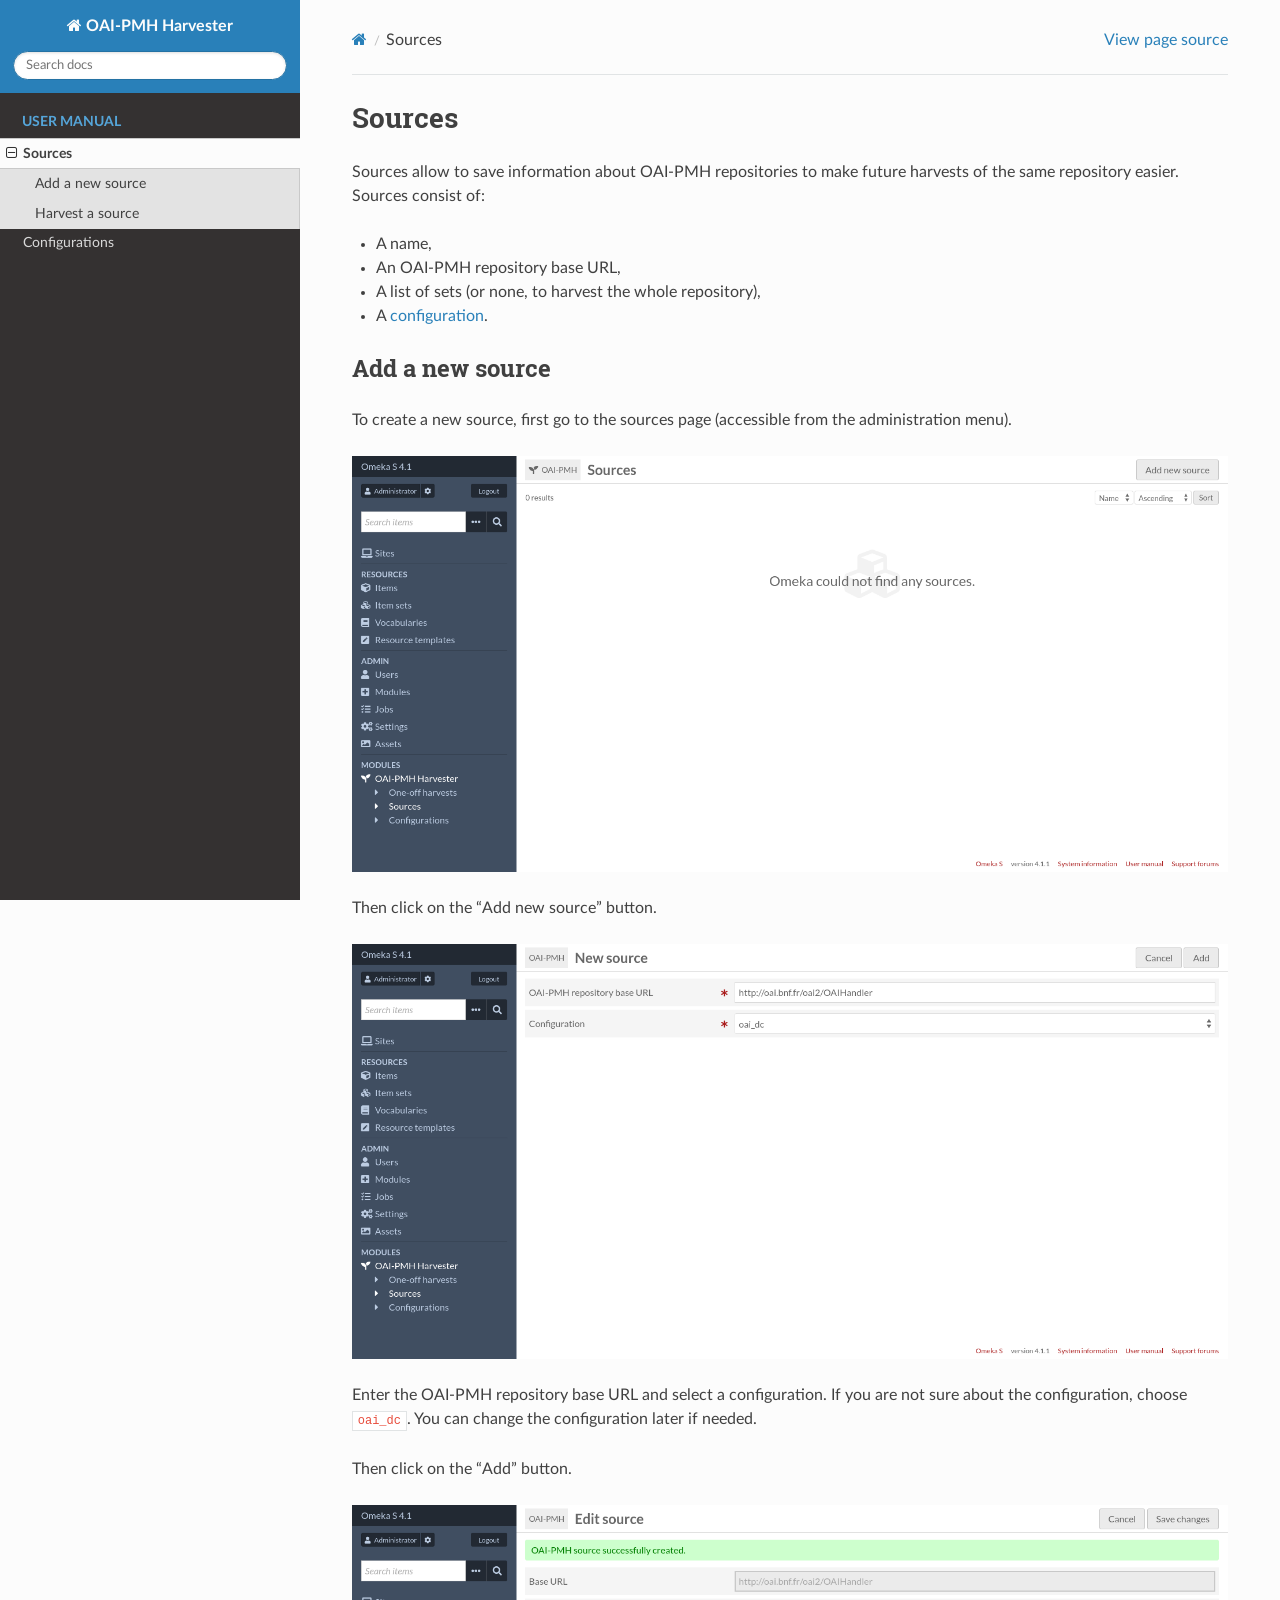
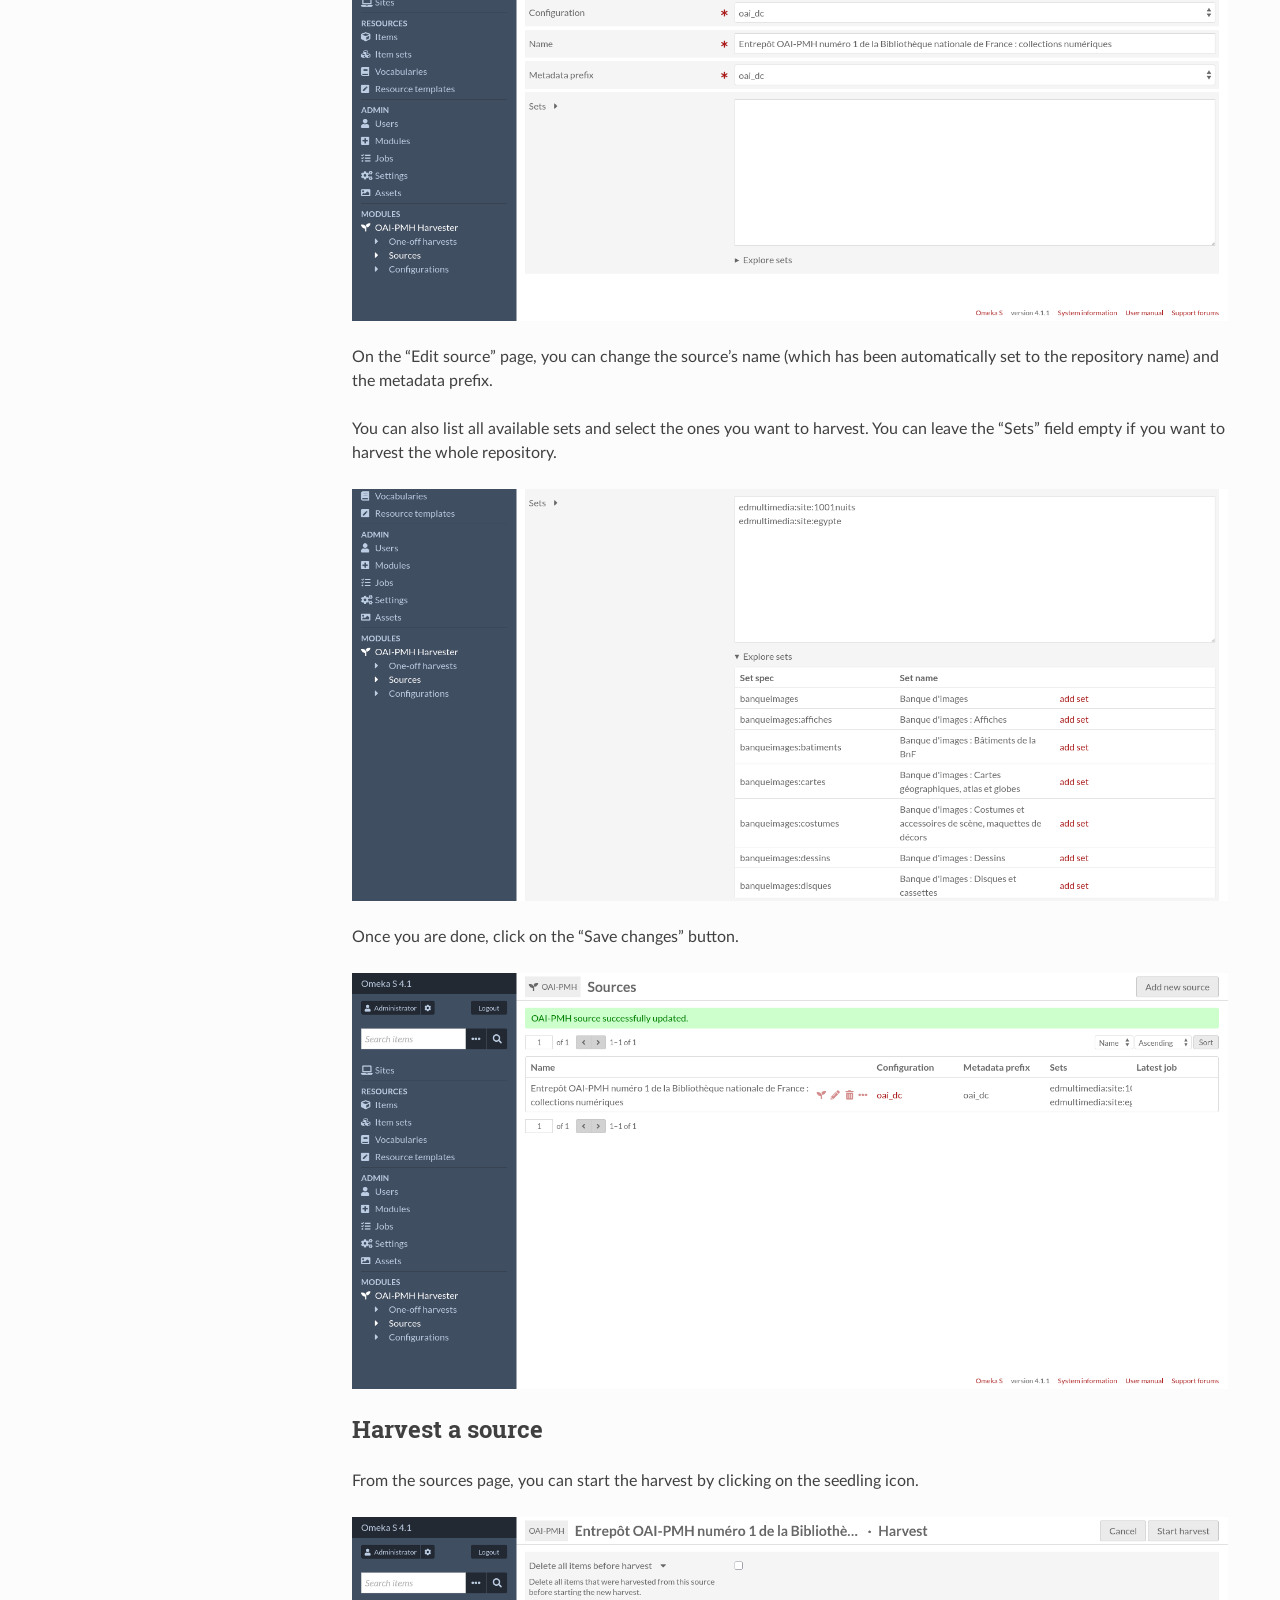
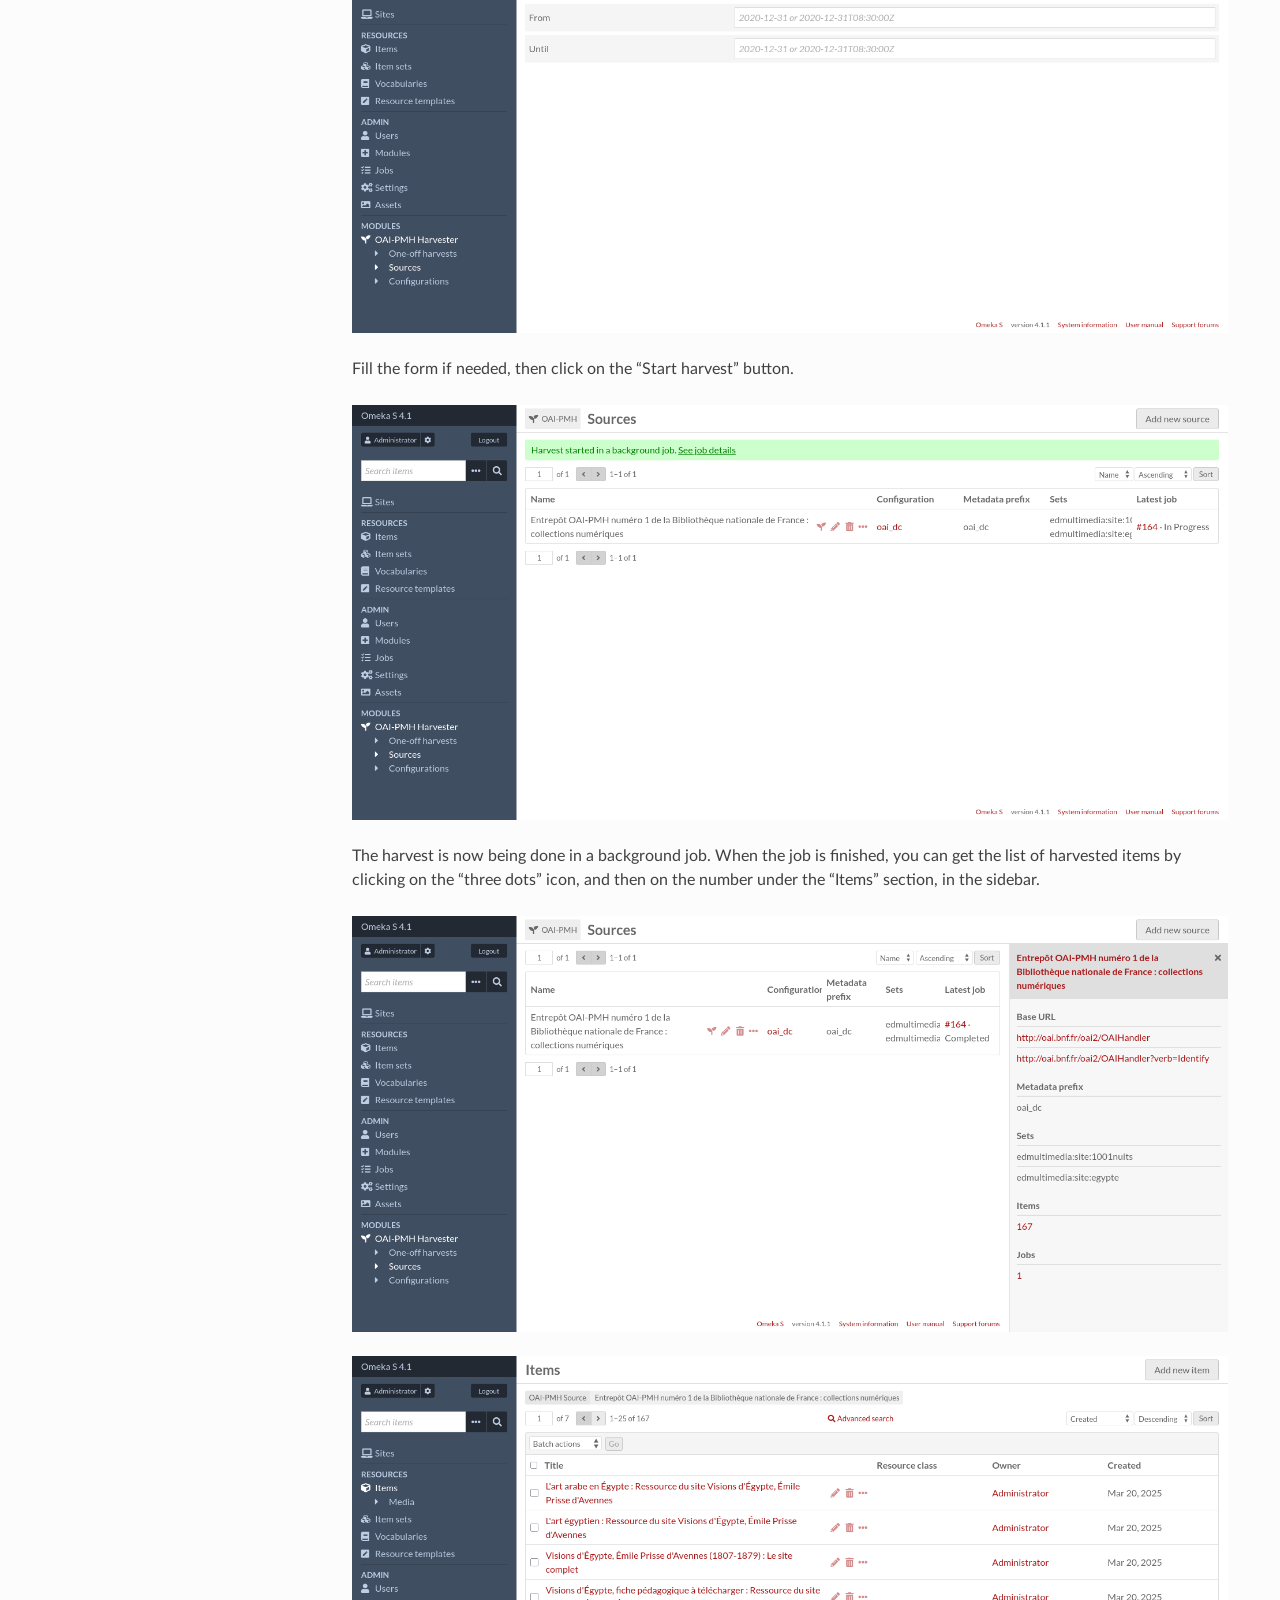
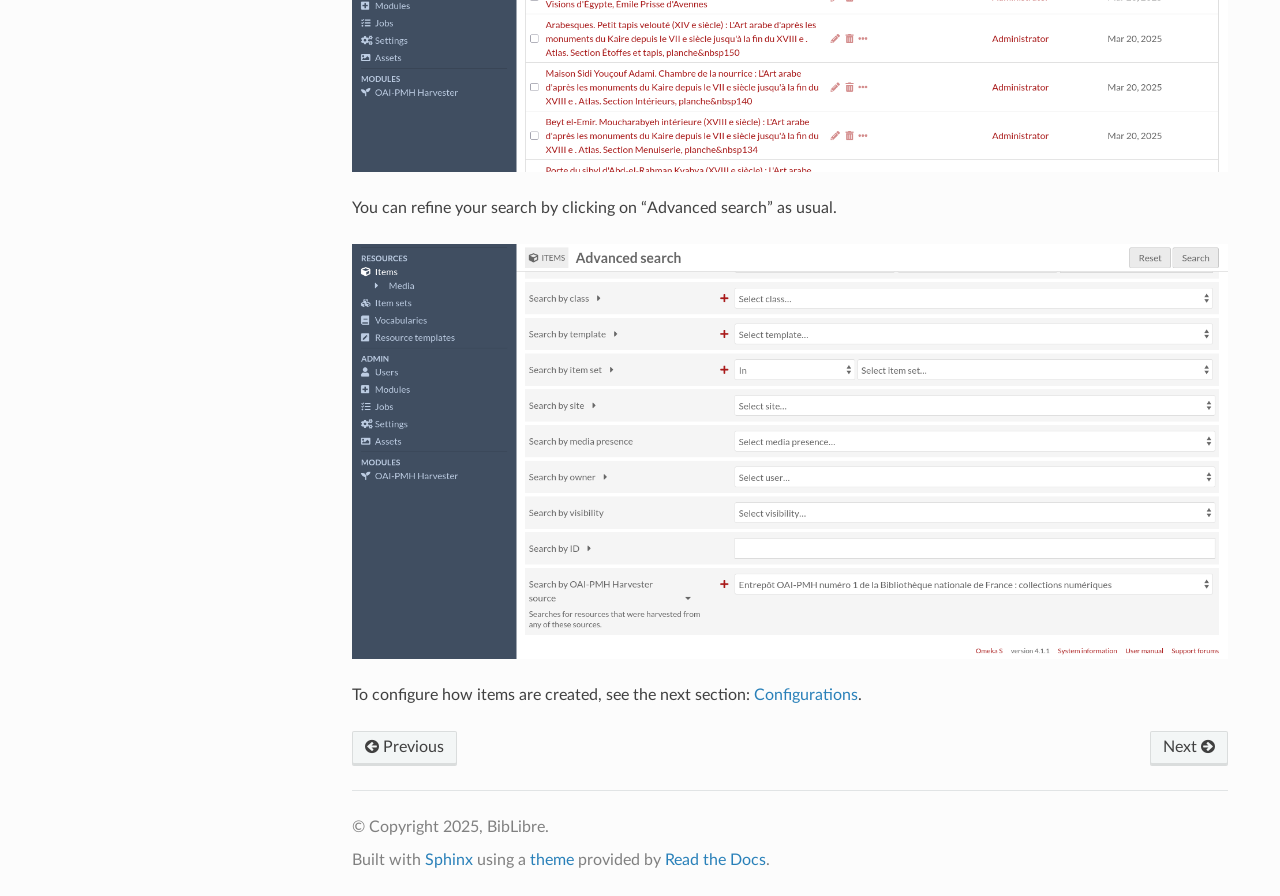
<file: en/sources.html>
<!DOCTYPE html>
<html class="writer-html5" lang="en" data-content_root="./">
<head>
  <meta charset="utf-8" /><meta name="viewport" content="width=device-width, initial-scale=1" />

  <meta name="viewport" content="width=device-width, initial-scale=1.0" />
  <title>Sources &mdash; OAI-PMH Harvester  documentation</title>
      <link rel="stylesheet" type="text/css" href="_static/pygments.css?v=b86133f3" />
      <link rel="stylesheet" type="text/css" href="_static/css/theme.css?v=e59714d7" />
      <link rel="stylesheet" type="text/css" href="_static/css/custom.css?v=e9c544c0" />

  
      <script src="_static/jquery.js?v=5d32c60e"></script>
      <script src="_static/_sphinx_javascript_frameworks_compat.js?v=2cd50e6c"></script>
      <script src="_static/documentation_options.js?v=5929fcd5"></script>
      <script src="_static/doctools.js?v=9bcbadda"></script>
      <script src="_static/sphinx_highlight.js?v=dc90522c"></script>
    <script src="_static/js/theme.js"></script>
    <link rel="index" title="Index" href="genindex.html" />
    <link rel="search" title="Search" href="search.html" />
    <link rel="next" title="Configurations" href="configurations.html" />
    <link rel="prev" title="OAI-PMH Harvester documentation" href="index.html" /> 
</head>

<body class="wy-body-for-nav"> 
  <div class="wy-grid-for-nav">
    <nav data-toggle="wy-nav-shift" class="wy-nav-side">
      <div class="wy-side-scroll">
        <div class="wy-side-nav-search" >

          
          
          <a href="index.html" class="icon icon-home">
            OAI-PMH Harvester
          </a>
<div role="search">
  <form id="rtd-search-form" class="wy-form" action="search.html" method="get">
    <input type="text" name="q" placeholder="Search docs" aria-label="Search docs" />
    <input type="hidden" name="check_keywords" value="yes" />
    <input type="hidden" name="area" value="default" />
  </form>
</div>
        </div><div class="wy-menu wy-menu-vertical" data-spy="affix" role="navigation" aria-label="Navigation menu">
              <p class="caption" role="heading"><span class="caption-text">User manual</span></p>
<ul class="current">
<li class="toctree-l1 current"><a class="current reference internal" href="#">Sources</a><ul>
<li class="toctree-l2"><a class="reference internal" href="#add-a-new-source">Add a new source</a></li>
<li class="toctree-l2"><a class="reference internal" href="#harvest-a-source">Harvest a source</a></li>
</ul>
</li>
<li class="toctree-l1"><a class="reference internal" href="configurations.html">Configurations</a></li>
</ul>

        </div>
      </div>
    </nav>

    <section data-toggle="wy-nav-shift" class="wy-nav-content-wrap"><nav class="wy-nav-top" aria-label="Mobile navigation menu" >
          <i data-toggle="wy-nav-top" class="fa fa-bars"></i>
          <a href="index.html">OAI-PMH Harvester</a>
      </nav>

      <div class="wy-nav-content">
        <div class="rst-content">
          <div role="navigation" aria-label="Page navigation">
  <ul class="wy-breadcrumbs">
      <li><a href="index.html" class="icon icon-home" aria-label="Home"></a></li>
      <li class="breadcrumb-item active">Sources</li>
      <li class="wy-breadcrumbs-aside">
            <a href="_sources/sources.rst.txt" rel="nofollow"> View page source</a>
      </li>
  </ul>
  <hr/>
</div>
          <div role="main" class="document" itemscope="itemscope" itemtype="http://schema.org/Article">
           <div itemprop="articleBody">
             
  <section id="sources">
<h1>Sources<a class="headerlink" href="#sources" title="Link to this heading"></a></h1>
<p>Sources allow to save information about OAI-PMH repositories to make future harvests of the same repository easier.
Sources consist of:</p>
<ul class="simple">
<li><p>A name,</p></li>
<li><p>An OAI-PMH repository base URL,</p></li>
<li><p>A list of sets (or none, to harvest the whole repository),</p></li>
<li><p>A <a class="reference internal" href="configurations.html"><span class="doc">configuration</span></a>.</p></li>
</ul>
<section id="add-a-new-source">
<h2>Add a new source<a class="headerlink" href="#add-a-new-source" title="Link to this heading"></a></h2>
<p>To create a new source, first go to the sources page (accessible from the administration menu).</p>
<img alt="_images/source-browse-empty.png" src="_images/source-browse-empty.png" />
<p>Then click on the “Add new source” button.</p>
<img alt="_images/source-add-form.png" src="_images/source-add-form.png" />
<p>Enter the OAI-PMH repository base URL and select a configuration. If you are not sure about the configuration, choose
<code class="docutils literal notranslate"><span class="pre">oai_dc</span></code>. You can change the configuration later if needed.</p>
<p>Then click on the “Add” button.</p>
<img alt="_images/source-edit-form.png" src="_images/source-edit-form.png" />
<p>On the “Edit source” page, you can change the source’s name (which has been automatically set to the repository name)
and the metadata prefix.</p>
<p>You can also list all available sets and select the ones you want to harvest. You can leave the “Sets” field empty if
you want to harvest the whole repository.</p>
<img alt="_images/source-edit-form-with-sets.png" src="_images/source-edit-form-with-sets.png" />
<p>Once you are done, click on the “Save changes” button.</p>
<img alt="_images/source-browse.png" src="_images/source-browse.png" />
</section>
<section id="harvest-a-source">
<h2>Harvest a source<a class="headerlink" href="#harvest-a-source" title="Link to this heading"></a></h2>
<p>From the sources page, you can start the harvest by clicking on the seedling icon.</p>
<img alt="_images/source-harvest-form.png" src="_images/source-harvest-form.png" />
<p>Fill the form if needed, then click on the “Start harvest” button.</p>
<img alt="_images/source-browse-job-in-progress.png" src="_images/source-browse-job-in-progress.png" />
<p>The harvest is now being done in a background job. When the job is finished, you can get the list of harvested items by
clicking on the “three dots” icon, and then on the number under the “Items” section, in the sidebar.</p>
<img alt="_images/source-browse-job-completed.png" src="_images/source-browse-job-completed.png" />
<img alt="_images/item-browse-by-source.png" src="_images/item-browse-by-source.png" />
<p>You can refine your search by clicking on “Advanced search” as usual.</p>
<img alt="_images/item-advanced-search.png" src="_images/item-advanced-search.png" />
<p>To configure how items are created, see the next section: <a class="reference internal" href="configurations.html"><span class="doc">Configurations</span></a>.</p>
</section>
</section>


           </div>
          </div>
          <footer><div class="rst-footer-buttons" role="navigation" aria-label="Footer">
        <a href="index.html" class="btn btn-neutral float-left" title="OAI-PMH Harvester documentation" accesskey="p" rel="prev"><span class="fa fa-arrow-circle-left" aria-hidden="true"></span> Previous</a>
        <a href="configurations.html" class="btn btn-neutral float-right" title="Configurations" accesskey="n" rel="next">Next <span class="fa fa-arrow-circle-right" aria-hidden="true"></span></a>
    </div>

  <hr/>

  <div role="contentinfo">
    <p>&#169; Copyright 2025, BibLibre.</p>
  </div>

  Built with <a href="https://www.sphinx-doc.org/">Sphinx</a> using a
    <a href="https://github.com/readthedocs/sphinx_rtd_theme">theme</a>
    provided by <a href="https://readthedocs.org">Read the Docs</a>.
   

</footer>
        </div>
      </div>
    </section>
  </div>
  <script>
      jQuery(function () {
          SphinxRtdTheme.Navigation.enable(true);
      });
  </script> 

</body>
</html>
</file>
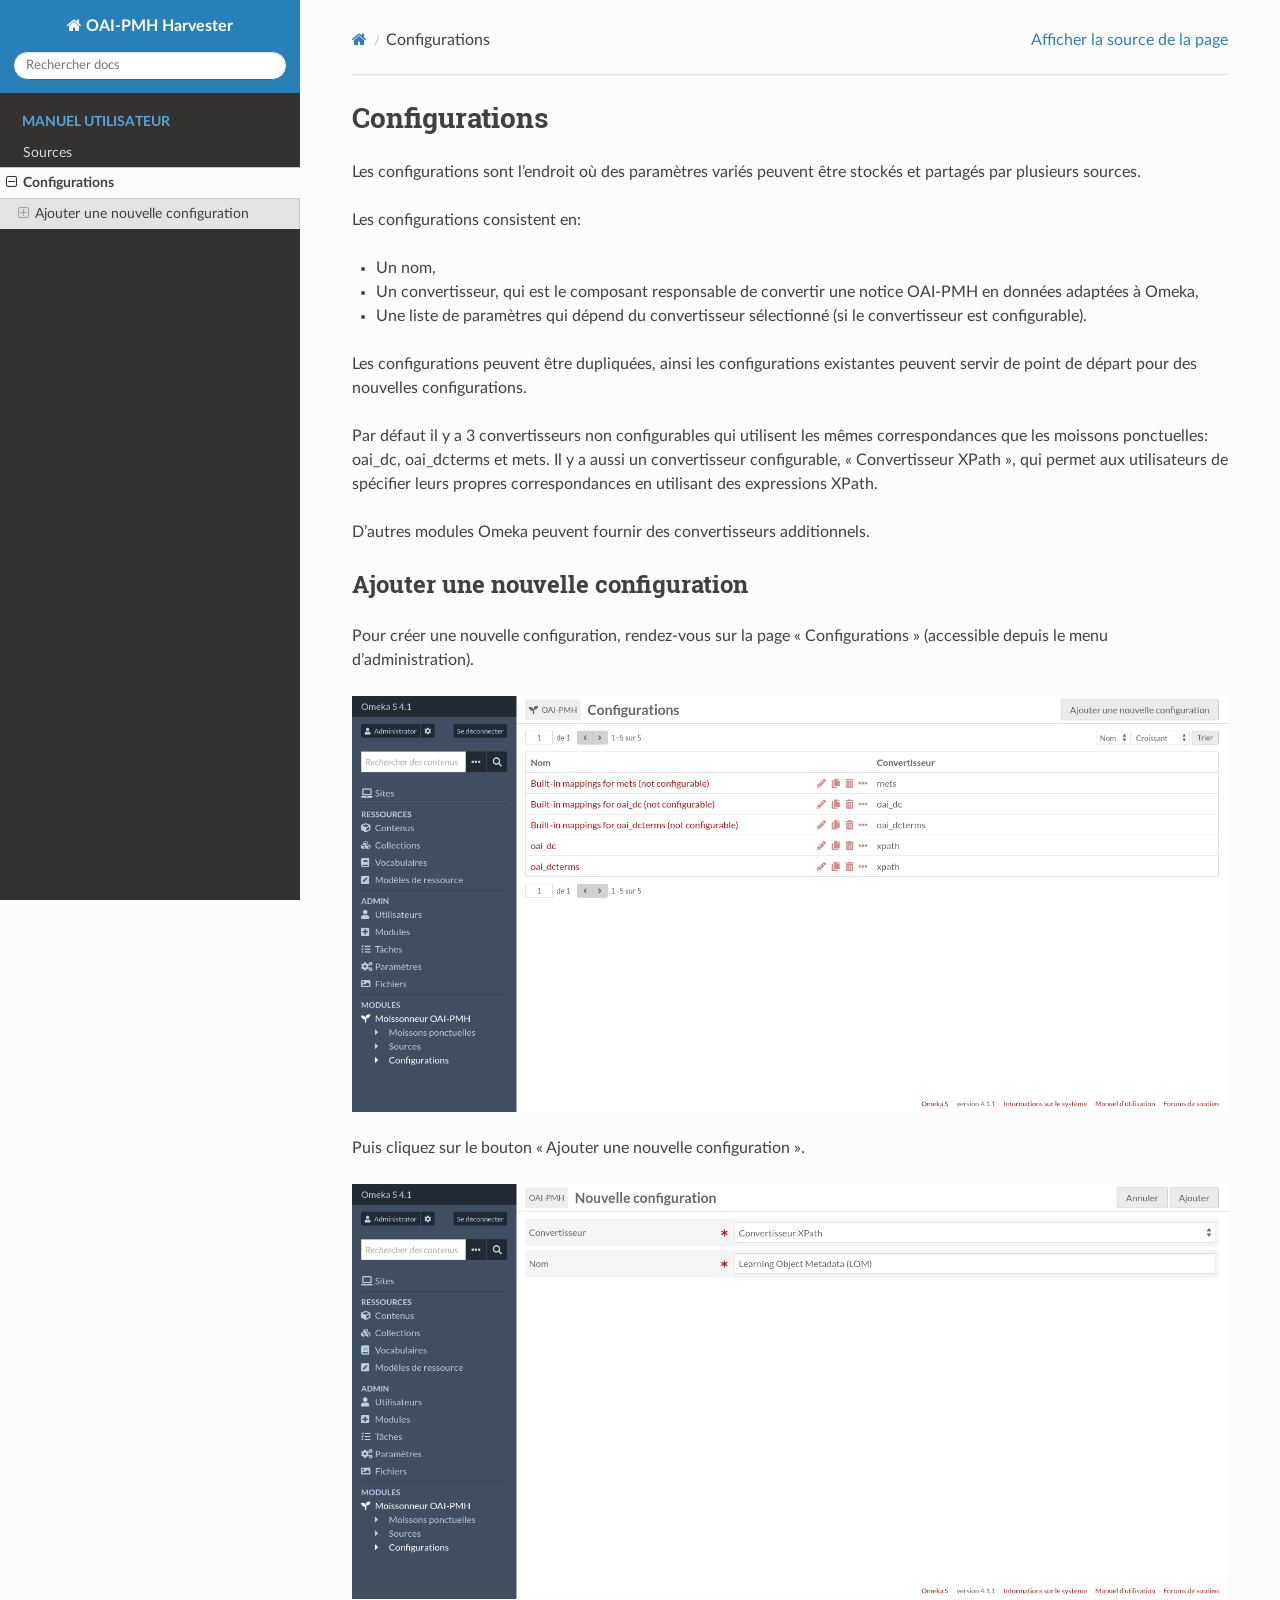
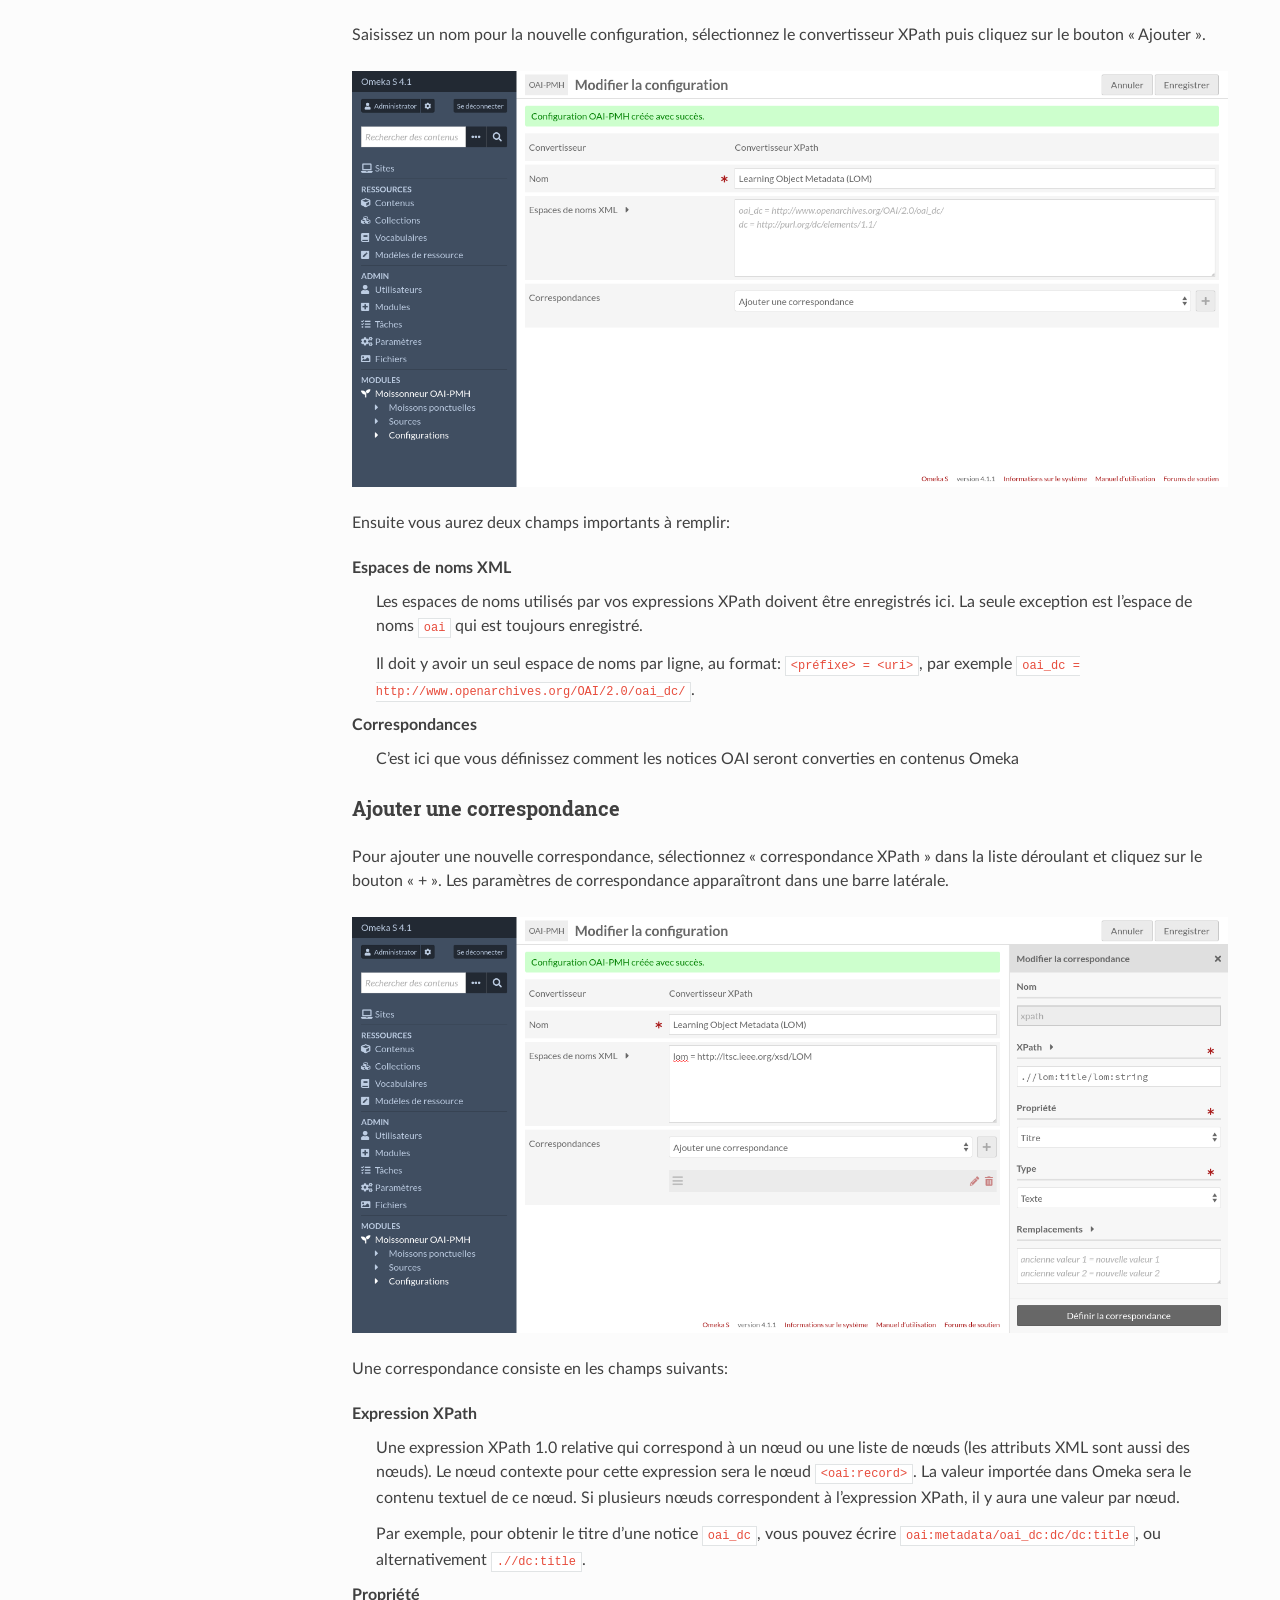
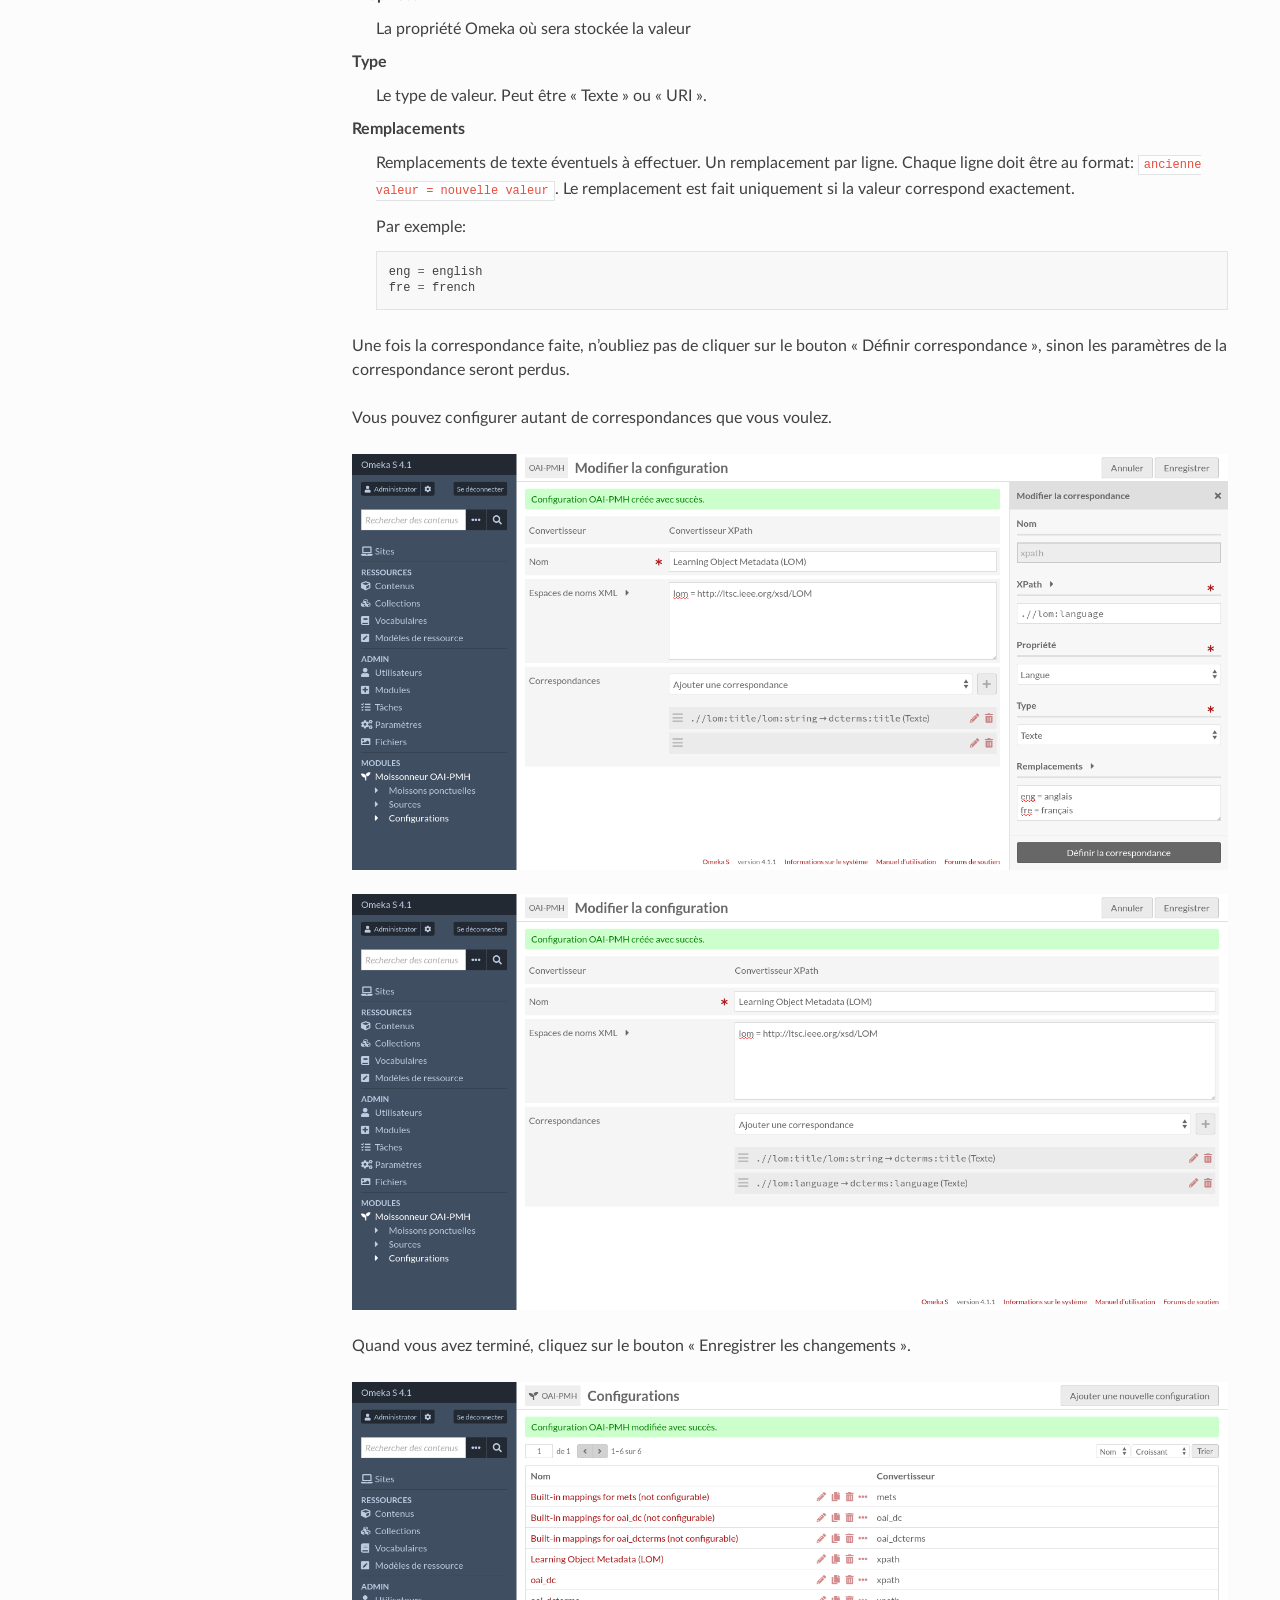
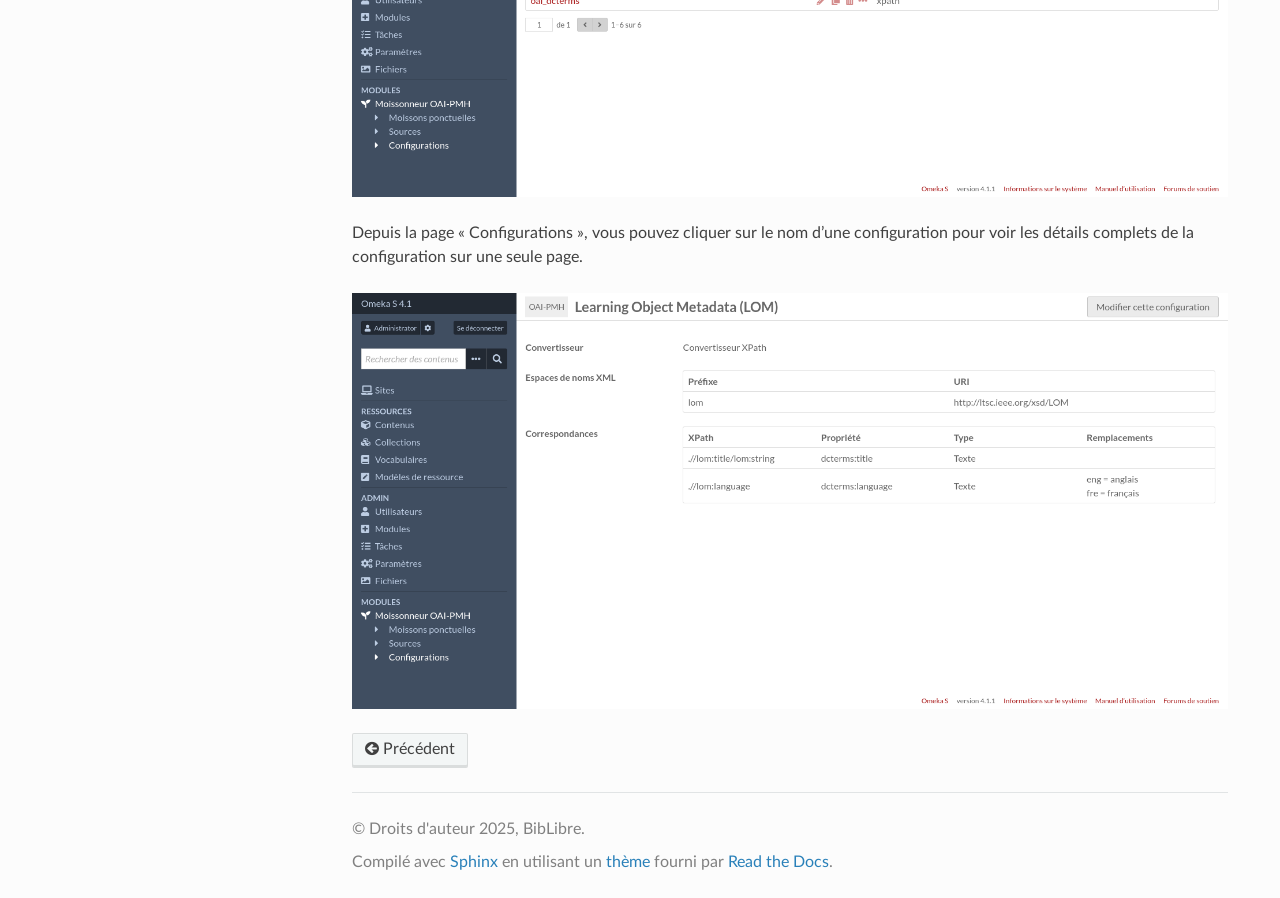
<file: fr/configurations.html>
<!DOCTYPE html>
<html class="writer-html5" lang="fr" data-content_root="./">
<head>
  <meta charset="utf-8" /><meta name="viewport" content="width=device-width, initial-scale=1" />

  <meta name="viewport" content="width=device-width, initial-scale=1.0" />
  <title>Configurations &mdash; Documentation OAI-PMH Harvester </title>
      <link rel="stylesheet" type="text/css" href="_static/pygments.css?v=b86133f3" />
      <link rel="stylesheet" type="text/css" href="_static/css/theme.css?v=e59714d7" />
      <link rel="stylesheet" type="text/css" href="_static/css/custom.css?v=e9c544c0" />

  
      <script src="_static/jquery.js?v=5d32c60e"></script>
      <script src="_static/_sphinx_javascript_frameworks_compat.js?v=2cd50e6c"></script>
      <script src="_static/documentation_options.js?v=d1a510d7"></script>
      <script src="_static/doctools.js?v=9bcbadda"></script>
      <script src="_static/sphinx_highlight.js?v=dc90522c"></script>
      <script src="_static/translations.js?v=e6b791cb"></script>
    <script src="_static/js/theme.js"></script>
    <link rel="index" title="Index" href="genindex.html" />
    <link rel="search" title="Recherche" href="search.html" />
    <link rel="prev" title="Sources" href="sources.html" /> 
</head>

<body class="wy-body-for-nav"> 
  <div class="wy-grid-for-nav">
    <nav data-toggle="wy-nav-shift" class="wy-nav-side">
      <div class="wy-side-scroll">
        <div class="wy-side-nav-search" >

          
          
          <a href="index.html" class="icon icon-home">
            OAI-PMH Harvester
          </a>
<div role="search">
  <form id="rtd-search-form" class="wy-form" action="search.html" method="get">
    <input type="text" name="q" placeholder="Rechercher docs" aria-label="Rechercher docs" />
    <input type="hidden" name="check_keywords" value="yes" />
    <input type="hidden" name="area" value="default" />
  </form>
</div>
        </div><div class="wy-menu wy-menu-vertical" data-spy="affix" role="navigation" aria-label="Navigation menu">
              <p class="caption" role="heading"><span class="caption-text">Manuel utilisateur</span></p>
<ul class="current">
<li class="toctree-l1"><a class="reference internal" href="sources.html">Sources</a></li>
<li class="toctree-l1 current"><a class="current reference internal" href="#">Configurations</a><ul>
<li class="toctree-l2"><a class="reference internal" href="#add-a-new-configuration">Ajouter une nouvelle configuration</a><ul>
<li class="toctree-l3"><a class="reference internal" href="#add-a-mapping">Ajouter une correspondance</a></li>
</ul>
</li>
</ul>
</li>
</ul>

        </div>
      </div>
    </nav>

    <section data-toggle="wy-nav-shift" class="wy-nav-content-wrap"><nav class="wy-nav-top" aria-label="Mobile navigation menu" >
          <i data-toggle="wy-nav-top" class="fa fa-bars"></i>
          <a href="index.html">OAI-PMH Harvester</a>
      </nav>

      <div class="wy-nav-content">
        <div class="rst-content">
          <div role="navigation" aria-label="Page navigation">
  <ul class="wy-breadcrumbs">
      <li><a href="index.html" class="icon icon-home" aria-label="Home"></a></li>
      <li class="breadcrumb-item active">Configurations</li>
      <li class="wy-breadcrumbs-aside">
            <a href="_sources/configurations.rst.txt" rel="nofollow"> Afficher la source de la page</a>
      </li>
  </ul>
  <hr/>
</div>
          <div role="main" class="document" itemscope="itemscope" itemtype="http://schema.org/Article">
           <div itemprop="articleBody">
             
  <section id="configurations">
<h1>Configurations<a class="headerlink" href="#configurations" title="Lien vers cette rubrique"></a></h1>
<p>Les configurations sont l’endroit où des paramètres variés peuvent être stockés et partagés par plusieurs sources.</p>
<p>Les configurations consistent en:</p>
<ul class="simple">
<li><p>Un nom,</p></li>
<li><p>Un convertisseur, qui est le composant responsable de convertir une notice OAI-PMH en données adaptées à Omeka,</p></li>
<li><p>Une liste de paramètres qui dépend du convertisseur sélectionné (si le convertisseur est configurable).</p></li>
</ul>
<p>Les configurations peuvent être dupliquées, ainsi les configurations existantes peuvent servir de point de départ pour des nouvelles configurations.</p>
<p>Par défaut il y a 3 convertisseurs non configurables qui utilisent les mêmes correspondances que les moissons ponctuelles: oai_dc, oai_dcterms et mets. Il y a aussi un convertisseur configurable, « Convertisseur XPath », qui permet aux utilisateurs de spécifier leurs propres correspondances en utilisant des expressions XPath.</p>
<p>D’autres modules Omeka peuvent fournir des convertisseurs additionnels.</p>
<section id="add-a-new-configuration">
<h2>Ajouter une nouvelle configuration<a class="headerlink" href="#add-a-new-configuration" title="Lien vers cette rubrique"></a></h2>
<p>Pour créer une nouvelle configuration, rendez-vous sur la page « Configurations » (accessible depuis le menu d’administration).</p>
<img alt="_images/configuration-browse.fr.png" src="_images/configuration-browse.fr.png" />
<p>Puis cliquez sur le bouton « Ajouter une nouvelle configuration ».</p>
<img alt="_images/configuration-add-form.fr.png" src="_images/configuration-add-form.fr.png" />
<p>Saisissez un nom pour la nouvelle configuration, sélectionnez le convertisseur XPath puis cliquez sur le bouton « Ajouter ».</p>
<img alt="_images/configuration-edit-form-empty.fr.png" src="_images/configuration-edit-form-empty.fr.png" />
<p>Ensuite vous aurez deux champs importants à remplir:</p>
<dl>
<dt>Espaces de noms XML</dt><dd><p>Les espaces de noms utilisés par vos expressions XPath doivent être enregistrés ici. La seule exception est l’espace de noms <code class="docutils literal notranslate"><span class="pre">oai</span></code> qui est toujours enregistré.</p>
<p>Il doit y avoir un seul espace de noms par ligne, au format: <code class="docutils literal notranslate"><span class="pre">&lt;préfixe&gt;</span> <span class="pre">=</span> <span class="pre">&lt;uri&gt;</span></code>, par exemple <code class="docutils literal notranslate"><span class="pre">oai_dc</span> <span class="pre">=</span> <span class="pre">http://www.openarchives.org/OAI/2.0/oai_dc/</span></code>.</p>
</dd>
<dt>Correspondances</dt><dd><p>C’est ici que vous définissez comment les notices OAI seront converties en contenus Omeka</p>
</dd>
</dl>
<section id="add-a-mapping">
<h3>Ajouter une correspondance<a class="headerlink" href="#add-a-mapping" title="Lien vers cette rubrique"></a></h3>
<p>Pour ajouter une nouvelle correspondance, sélectionnez « correspondance XPath » dans la liste déroulant et cliquez sur le bouton « + ». Les paramètres de correspondance apparaîtront dans une barre latérale.</p>
<img alt="_images/configuration-edit-form-sidebar.fr.png" src="_images/configuration-edit-form-sidebar.fr.png" />
<p>Une correspondance consiste en les champs suivants:</p>
<dl>
<dt>Expression XPath</dt><dd><p>Une expression XPath 1.0 relative qui correspond à un nœud ou une liste de nœuds (les attributs XML sont aussi des nœuds). Le nœud contexte pour cette expression sera le nœud <code class="docutils literal notranslate"><span class="pre">&lt;oai:record&gt;</span></code>. La valeur importée dans Omeka sera le contenu textuel de ce nœud. Si plusieurs nœuds correspondent à l’expression XPath, il y aura une valeur par nœud.</p>
<p>Par exemple, pour obtenir le titre d’une notice <code class="docutils literal notranslate"><span class="pre">oai_dc</span></code>, vous pouvez écrire <code class="docutils literal notranslate"><span class="pre">oai:metadata/oai_dc:dc/dc:title</span></code>, ou alternativement <code class="docutils literal notranslate"><span class="pre">.//dc:title</span></code>.</p>
</dd>
<dt>Propriété</dt><dd><p>La propriété Omeka où sera stockée la valeur</p>
</dd>
<dt>Type</dt><dd><p>Le type de valeur. Peut être « Texte » ou « URI ».</p>
</dd>
<dt>Remplacements</dt><dd><p>Remplacements de texte éventuels à effectuer. Un remplacement par ligne. Chaque ligne doit être au format: <code class="docutils literal notranslate"><span class="pre">ancienne</span> <span class="pre">valeur</span> <span class="pre">=</span> <span class="pre">nouvelle</span> <span class="pre">valeur</span></code>. Le remplacement est fait uniquement si la valeur correspond exactement.</p>
<p>Par exemple:</p>
<div class="highlight-default notranslate"><div class="highlight"><pre><span></span><span class="n">eng</span> <span class="o">=</span> <span class="n">english</span>
<span class="n">fre</span> <span class="o">=</span> <span class="n">french</span>
</pre></div>
</div>
</dd>
</dl>
<p>Une fois la correspondance faite, n’oubliez pas de cliquer sur le bouton « Définir correspondance », sinon les paramètres de la correspondance seront perdus.</p>
<p>Vous pouvez configurer autant de correspondances que vous voulez.</p>
<img alt="_images/configuration-edit-form-sidebar-language.fr.png" src="_images/configuration-edit-form-sidebar-language.fr.png" />
<img alt="_images/configuration-edit-form-filled.fr.png" src="_images/configuration-edit-form-filled.fr.png" />
<p>Quand vous avez terminé, cliquez sur le bouton « Enregistrer les changements ».</p>
<img alt="_images/configuration-browse-after-creation.fr.png" src="_images/configuration-browse-after-creation.fr.png" />
<p>Depuis la page « Configurations », vous pouvez cliquer sur le nom d’une configuration pour voir les détails complets de la configuration sur une seule page.</p>
<img alt="_images/configuration-show.fr.png" src="_images/configuration-show.fr.png" />
</section>
</section>
</section>


           </div>
          </div>
          <footer><div class="rst-footer-buttons" role="navigation" aria-label="Pied de page">
        <a href="sources.html" class="btn btn-neutral float-left" title="Sources" accesskey="p" rel="prev"><span class="fa fa-arrow-circle-left" aria-hidden="true"></span> Précédent</a>
    </div>

  <hr/>

  <div role="contentinfo">
    <p>&#169; Droits d'auteur 2025, BibLibre.</p>
  </div>

  Compilé avec <a href="https://www.sphinx-doc.org/">Sphinx</a> en utilisant un
    <a href="https://github.com/readthedocs/sphinx_rtd_theme">thème</a>
    fourni par <a href="https://readthedocs.org">Read the Docs</a>.
   

</footer>
        </div>
      </div>
    </section>
  </div>
  <script>
      jQuery(function () {
          SphinxRtdTheme.Navigation.enable(true);
      });
  </script> 

</body>
</html>
</file>
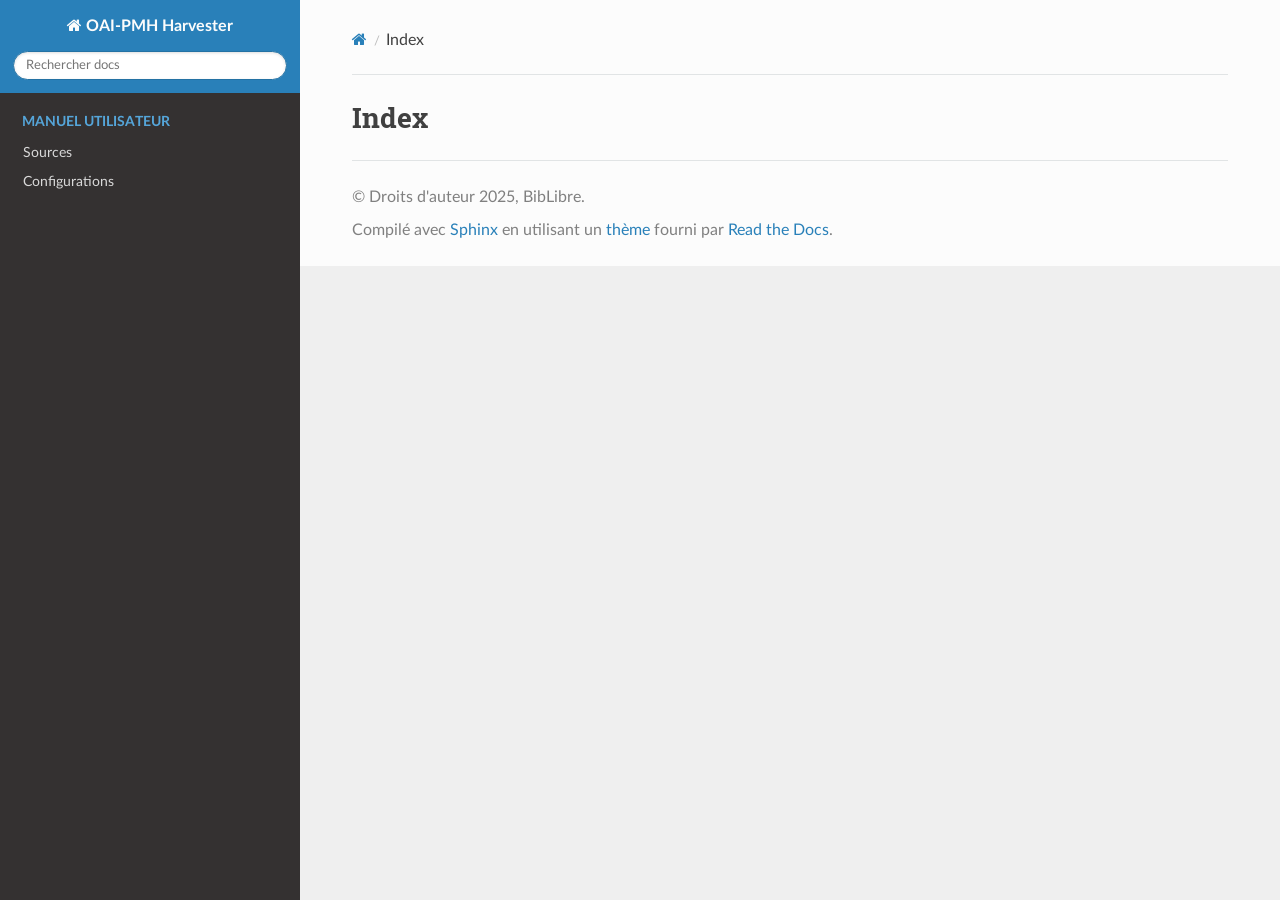
<file: fr/genindex.html>
<!DOCTYPE html>
<html class="writer-html5" lang="fr" data-content_root="./">
<head>
  <meta charset="utf-8" />
  <meta name="viewport" content="width=device-width, initial-scale=1.0" />
  <title>Index &mdash; Documentation OAI-PMH Harvester </title>
      <link rel="stylesheet" type="text/css" href="_static/pygments.css?v=b86133f3" />
      <link rel="stylesheet" type="text/css" href="_static/css/theme.css?v=e59714d7" />
      <link rel="stylesheet" type="text/css" href="_static/css/custom.css?v=e9c544c0" />

  
      <script src="_static/jquery.js?v=5d32c60e"></script>
      <script src="_static/_sphinx_javascript_frameworks_compat.js?v=2cd50e6c"></script>
      <script src="_static/documentation_options.js?v=d1a510d7"></script>
      <script src="_static/doctools.js?v=9bcbadda"></script>
      <script src="_static/sphinx_highlight.js?v=dc90522c"></script>
      <script src="_static/translations.js?v=e6b791cb"></script>
    <script src="_static/js/theme.js"></script>
    <link rel="index" title="Index" href="#" />
    <link rel="search" title="Recherche" href="search.html" /> 
</head>

<body class="wy-body-for-nav"> 
  <div class="wy-grid-for-nav">
    <nav data-toggle="wy-nav-shift" class="wy-nav-side">
      <div class="wy-side-scroll">
        <div class="wy-side-nav-search" >

          
          
          <a href="index.html" class="icon icon-home">
            OAI-PMH Harvester
          </a>
<div role="search">
  <form id="rtd-search-form" class="wy-form" action="search.html" method="get">
    <input type="text" name="q" placeholder="Rechercher docs" aria-label="Rechercher docs" />
    <input type="hidden" name="check_keywords" value="yes" />
    <input type="hidden" name="area" value="default" />
  </form>
</div>
        </div><div class="wy-menu wy-menu-vertical" data-spy="affix" role="navigation" aria-label="Navigation menu">
              <p class="caption" role="heading"><span class="caption-text">Manuel utilisateur</span></p>
<ul>
<li class="toctree-l1"><a class="reference internal" href="sources.html">Sources</a></li>
<li class="toctree-l1"><a class="reference internal" href="configurations.html">Configurations</a></li>
</ul>

        </div>
      </div>
    </nav>

    <section data-toggle="wy-nav-shift" class="wy-nav-content-wrap"><nav class="wy-nav-top" aria-label="Mobile navigation menu" >
          <i data-toggle="wy-nav-top" class="fa fa-bars"></i>
          <a href="index.html">OAI-PMH Harvester</a>
      </nav>

      <div class="wy-nav-content">
        <div class="rst-content">
          <div role="navigation" aria-label="Page navigation">
  <ul class="wy-breadcrumbs">
      <li><a href="index.html" class="icon icon-home" aria-label="Home"></a></li>
      <li class="breadcrumb-item active">Index</li>
      <li class="wy-breadcrumbs-aside">
      </li>
  </ul>
  <hr/>
</div>
          <div role="main" class="document" itemscope="itemscope" itemtype="http://schema.org/Article">
           <div itemprop="articleBody">
             

<h1 id="index">Index</h1>

<div class="genindex-jumpbox">
 
</div>


           </div>
          </div>
          <footer>

  <hr/>

  <div role="contentinfo">
    <p>&#169; Droits d'auteur 2025, BibLibre.</p>
  </div>

  Compilé avec <a href="https://www.sphinx-doc.org/">Sphinx</a> en utilisant un
    <a href="https://github.com/readthedocs/sphinx_rtd_theme">thème</a>
    fourni par <a href="https://readthedocs.org">Read the Docs</a>.
   

</footer>
        </div>
      </div>
    </section>
  </div>
  <script>
      jQuery(function () {
          SphinxRtdTheme.Navigation.enable(true);
      });
  </script> 

</body>
</html>
</file>
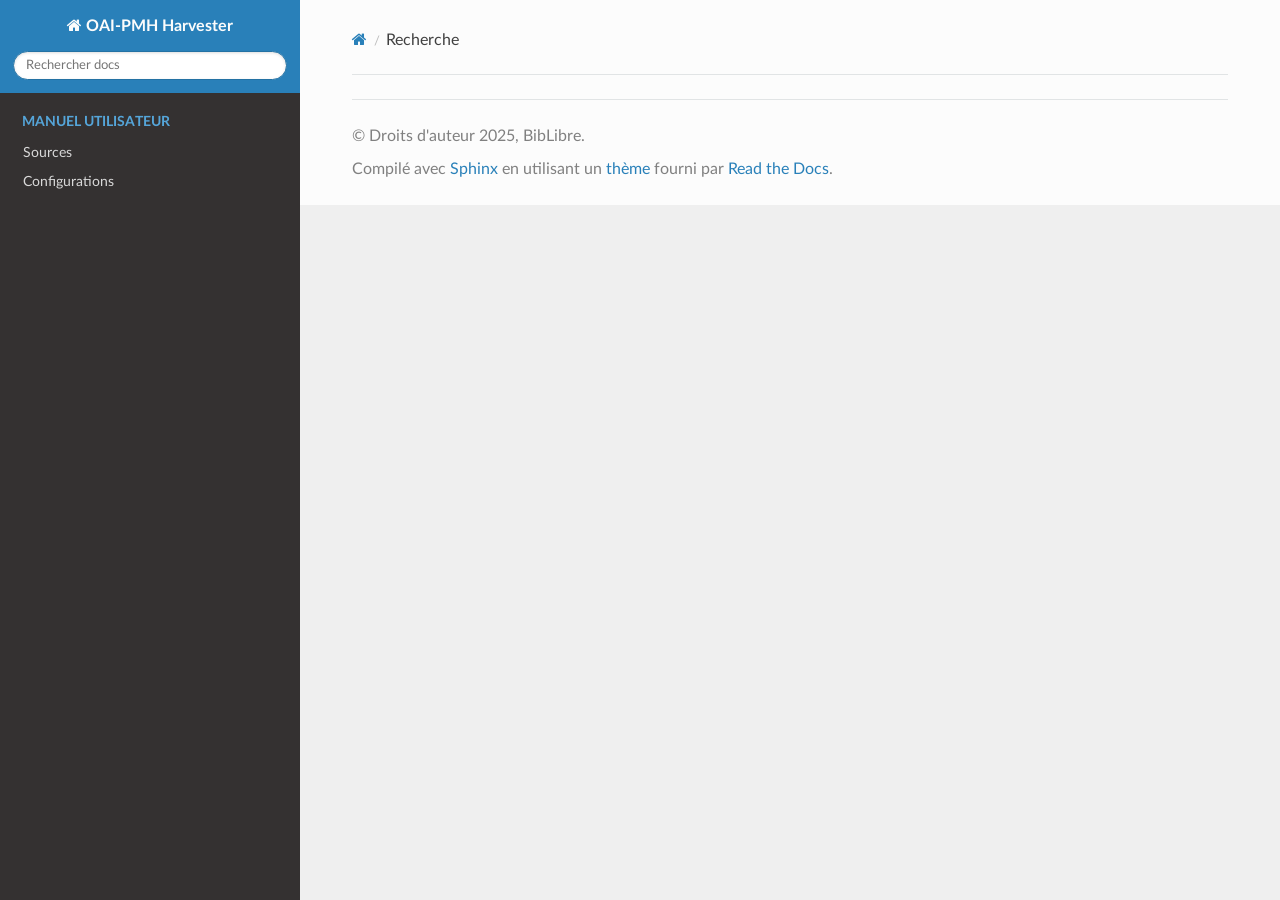
<file: fr/search.html>
<!DOCTYPE html>
<html class="writer-html5" lang="fr" data-content_root="./">
<head>
  <meta charset="utf-8" />
  <meta name="viewport" content="width=device-width, initial-scale=1.0" />
  <title>Recherche &mdash; Documentation OAI-PMH Harvester </title>
      <link rel="stylesheet" type="text/css" href="_static/pygments.css?v=b86133f3" />
      <link rel="stylesheet" type="text/css" href="_static/css/theme.css?v=e59714d7" />
      <link rel="stylesheet" type="text/css" href="_static/css/custom.css?v=e9c544c0" />

  
    
      <script src="_static/jquery.js?v=5d32c60e"></script>
      <script src="_static/_sphinx_javascript_frameworks_compat.js?v=2cd50e6c"></script>
      <script src="_static/documentation_options.js?v=d1a510d7"></script>
      <script src="_static/doctools.js?v=9bcbadda"></script>
      <script src="_static/sphinx_highlight.js?v=dc90522c"></script>
      <script src="_static/translations.js?v=e6b791cb"></script>
    <script src="_static/js/theme.js"></script>
    <script src="_static/searchtools.js"></script>
    <script src="_static/language_data.js"></script>
    <link rel="index" title="Index" href="genindex.html" />
    <link rel="search" title="Recherche" href="#" /> 
</head>

<body class="wy-body-for-nav"> 
  <div class="wy-grid-for-nav">
    <nav data-toggle="wy-nav-shift" class="wy-nav-side">
      <div class="wy-side-scroll">
        <div class="wy-side-nav-search" >

          
          
          <a href="index.html" class="icon icon-home">
            OAI-PMH Harvester
          </a>
<div role="search">
  <form id="rtd-search-form" class="wy-form" action="#" method="get">
    <input type="text" name="q" placeholder="Rechercher docs" aria-label="Rechercher docs" />
    <input type="hidden" name="check_keywords" value="yes" />
    <input type="hidden" name="area" value="default" />
  </form>
</div>
        </div><div class="wy-menu wy-menu-vertical" data-spy="affix" role="navigation" aria-label="Navigation menu">
              <p class="caption" role="heading"><span class="caption-text">Manuel utilisateur</span></p>
<ul>
<li class="toctree-l1"><a class="reference internal" href="sources.html">Sources</a></li>
<li class="toctree-l1"><a class="reference internal" href="configurations.html">Configurations</a></li>
</ul>

        </div>
      </div>
    </nav>

    <section data-toggle="wy-nav-shift" class="wy-nav-content-wrap"><nav class="wy-nav-top" aria-label="Mobile navigation menu" >
          <i data-toggle="wy-nav-top" class="fa fa-bars"></i>
          <a href="index.html">OAI-PMH Harvester</a>
      </nav>

      <div class="wy-nav-content">
        <div class="rst-content">
          <div role="navigation" aria-label="Page navigation">
  <ul class="wy-breadcrumbs">
      <li><a href="index.html" class="icon icon-home" aria-label="Home"></a></li>
      <li class="breadcrumb-item active">Recherche</li>
      <li class="wy-breadcrumbs-aside">
      </li>
  </ul>
  <hr/>
</div>
          <div role="main" class="document" itemscope="itemscope" itemtype="http://schema.org/Article">
           <div itemprop="articleBody">
             
  <noscript>
  <div id="fallback" class="admonition warning">
    <p class="last">
      Activez JavaScript pour accéder à la fonction de recherche.
    </p>
  </div>
  </noscript>

  
  <div id="search-results">
  
  </div>

           </div>
          </div>
          <footer>

  <hr/>

  <div role="contentinfo">
    <p>&#169; Droits d'auteur 2025, BibLibre.</p>
  </div>

  Compilé avec <a href="https://www.sphinx-doc.org/">Sphinx</a> en utilisant un
    <a href="https://github.com/readthedocs/sphinx_rtd_theme">thème</a>
    fourni par <a href="https://readthedocs.org">Read the Docs</a>.
   

</footer>
        </div>
      </div>
    </section>
  </div>
  <script>
      jQuery(function () {
          SphinxRtdTheme.Navigation.enable(true);
      });
  </script>
  <script>
    jQuery(function() { Search.loadIndex("searchindex.js"); });
  </script>
  
  <script id="searchindexloader"></script>
   


</body>
</html>
</file>
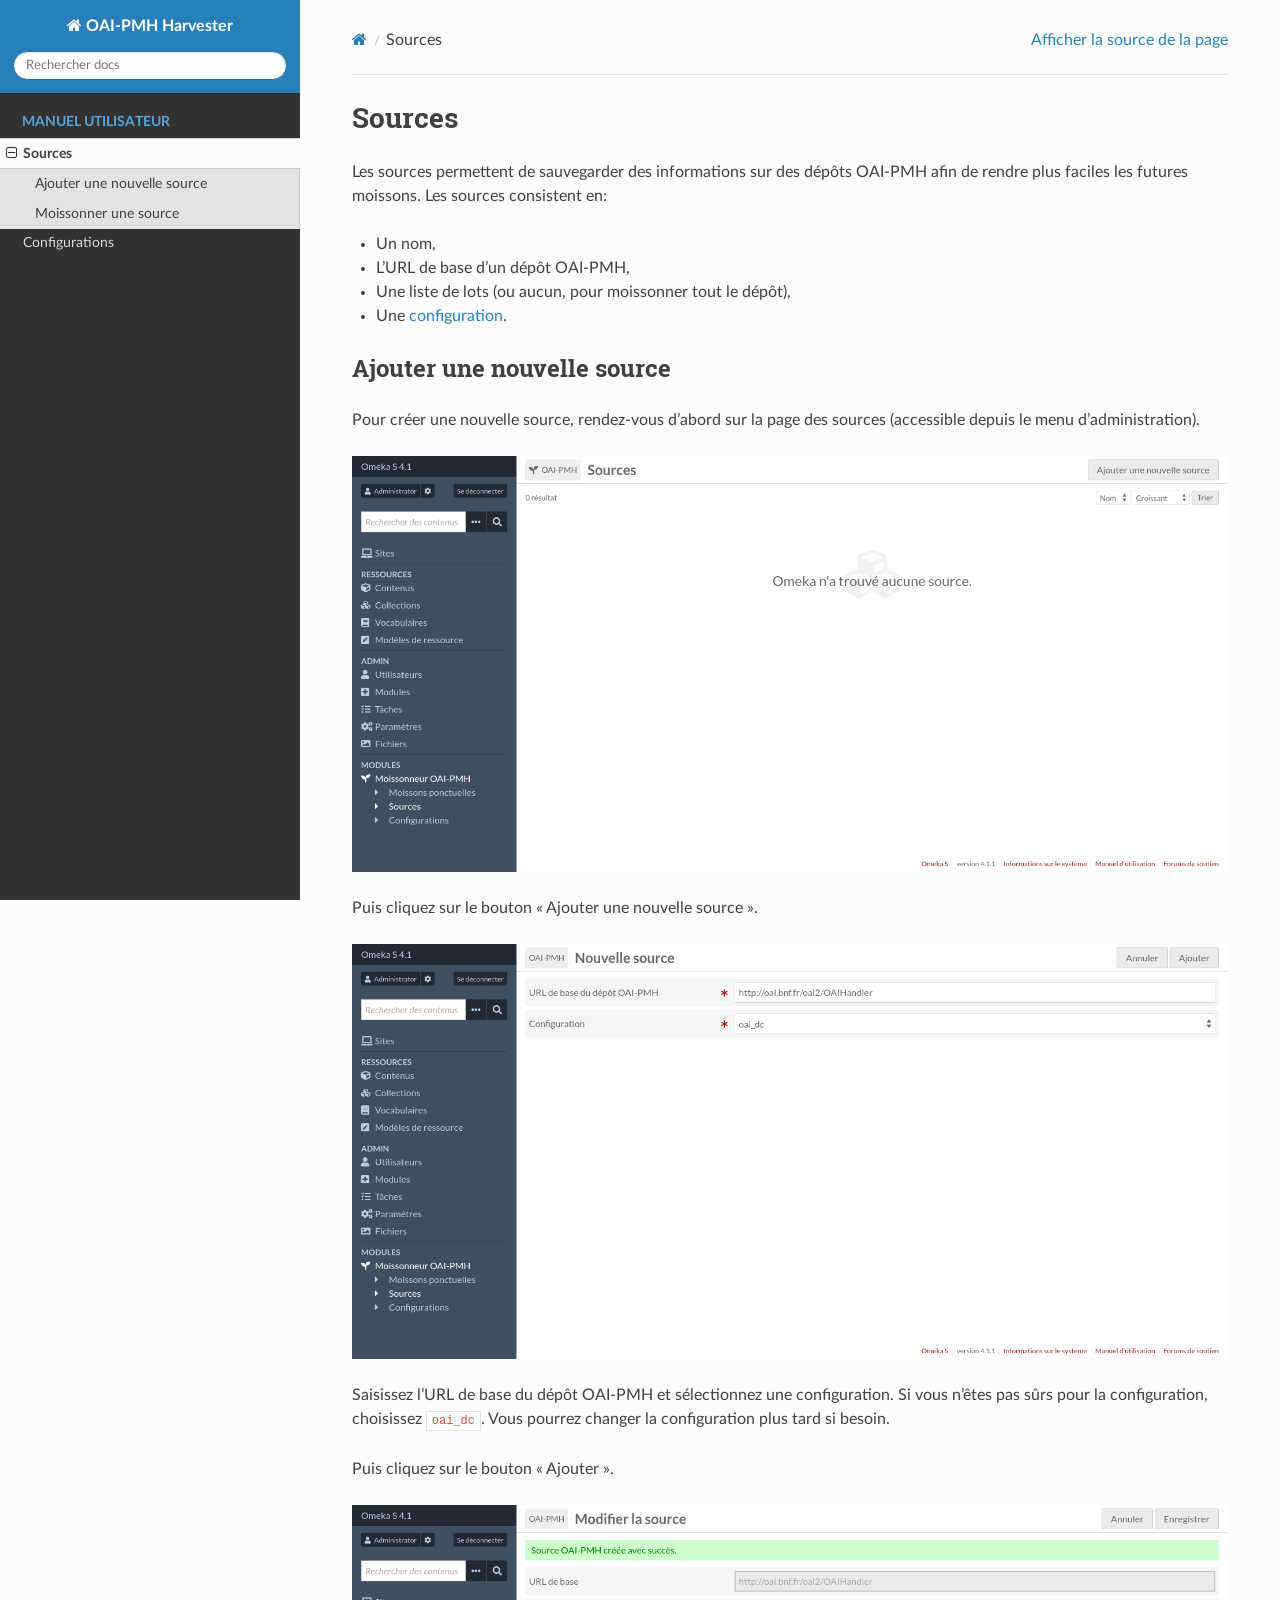
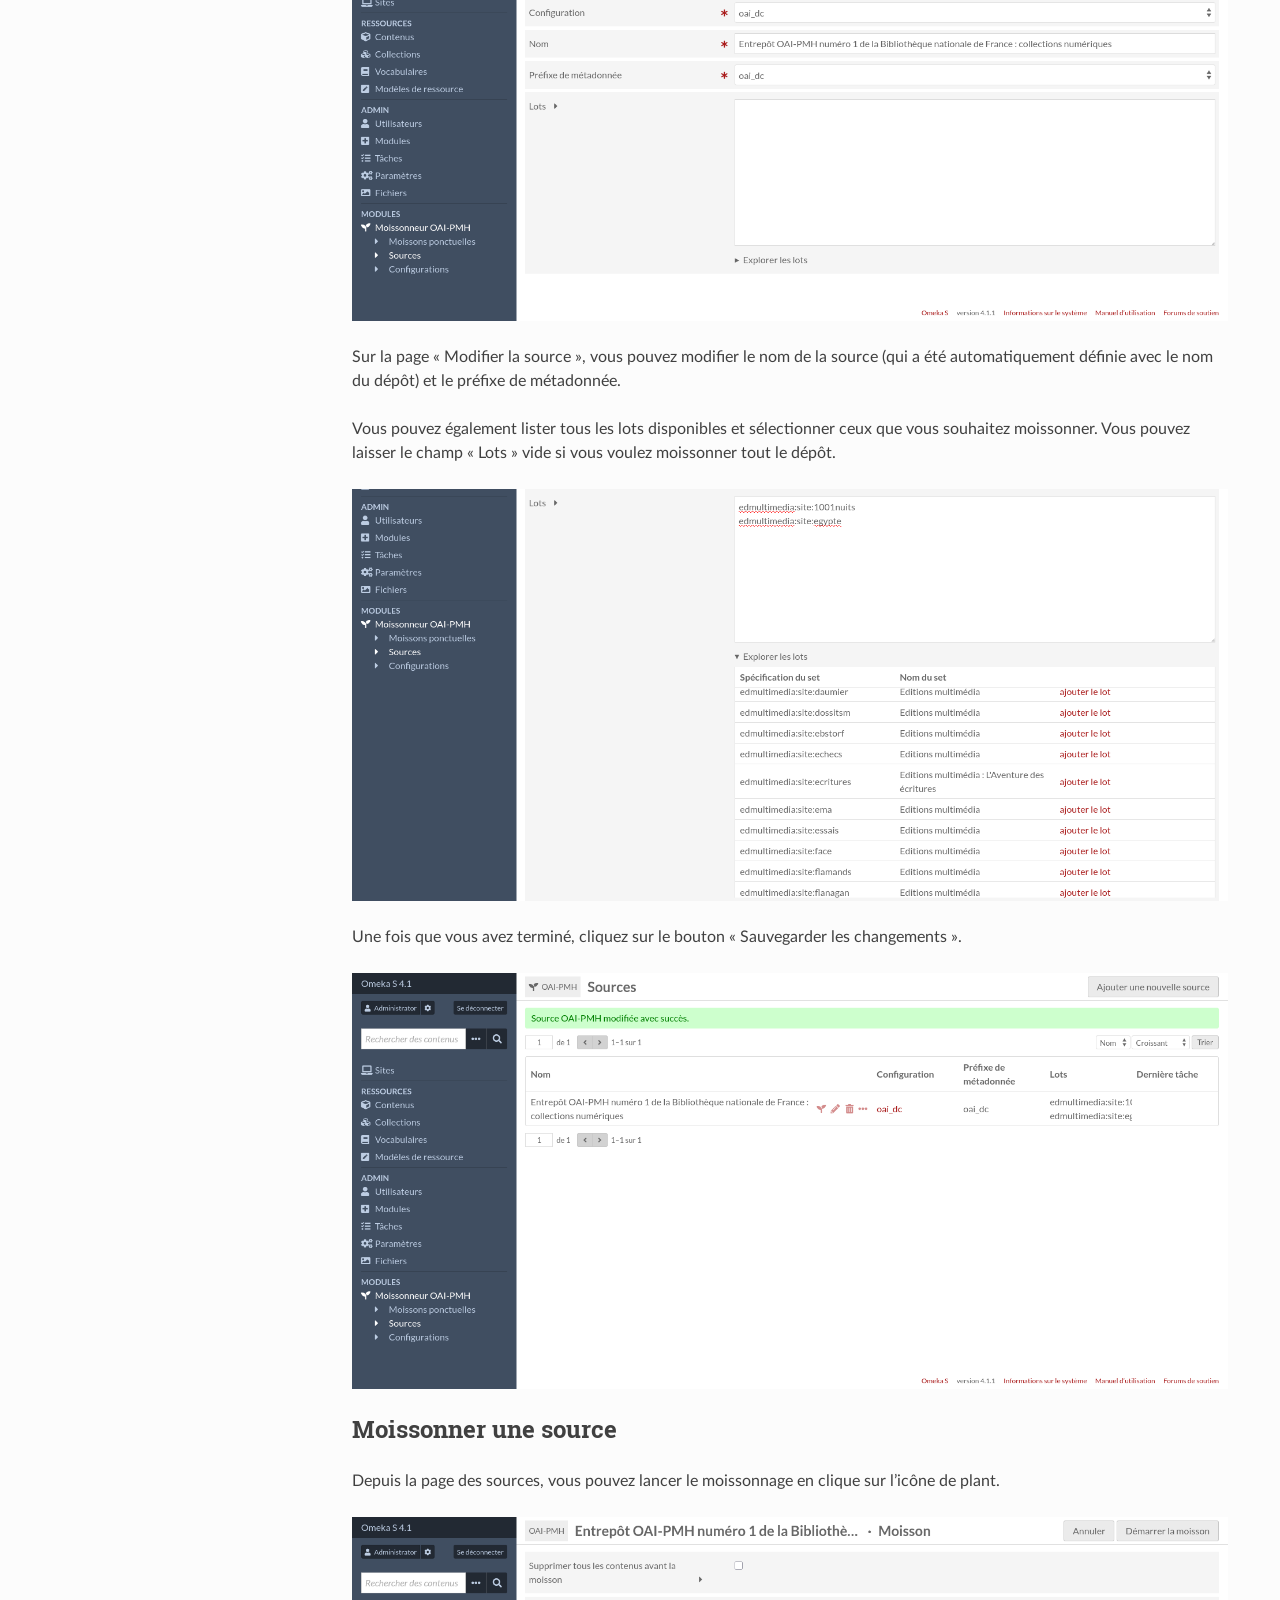
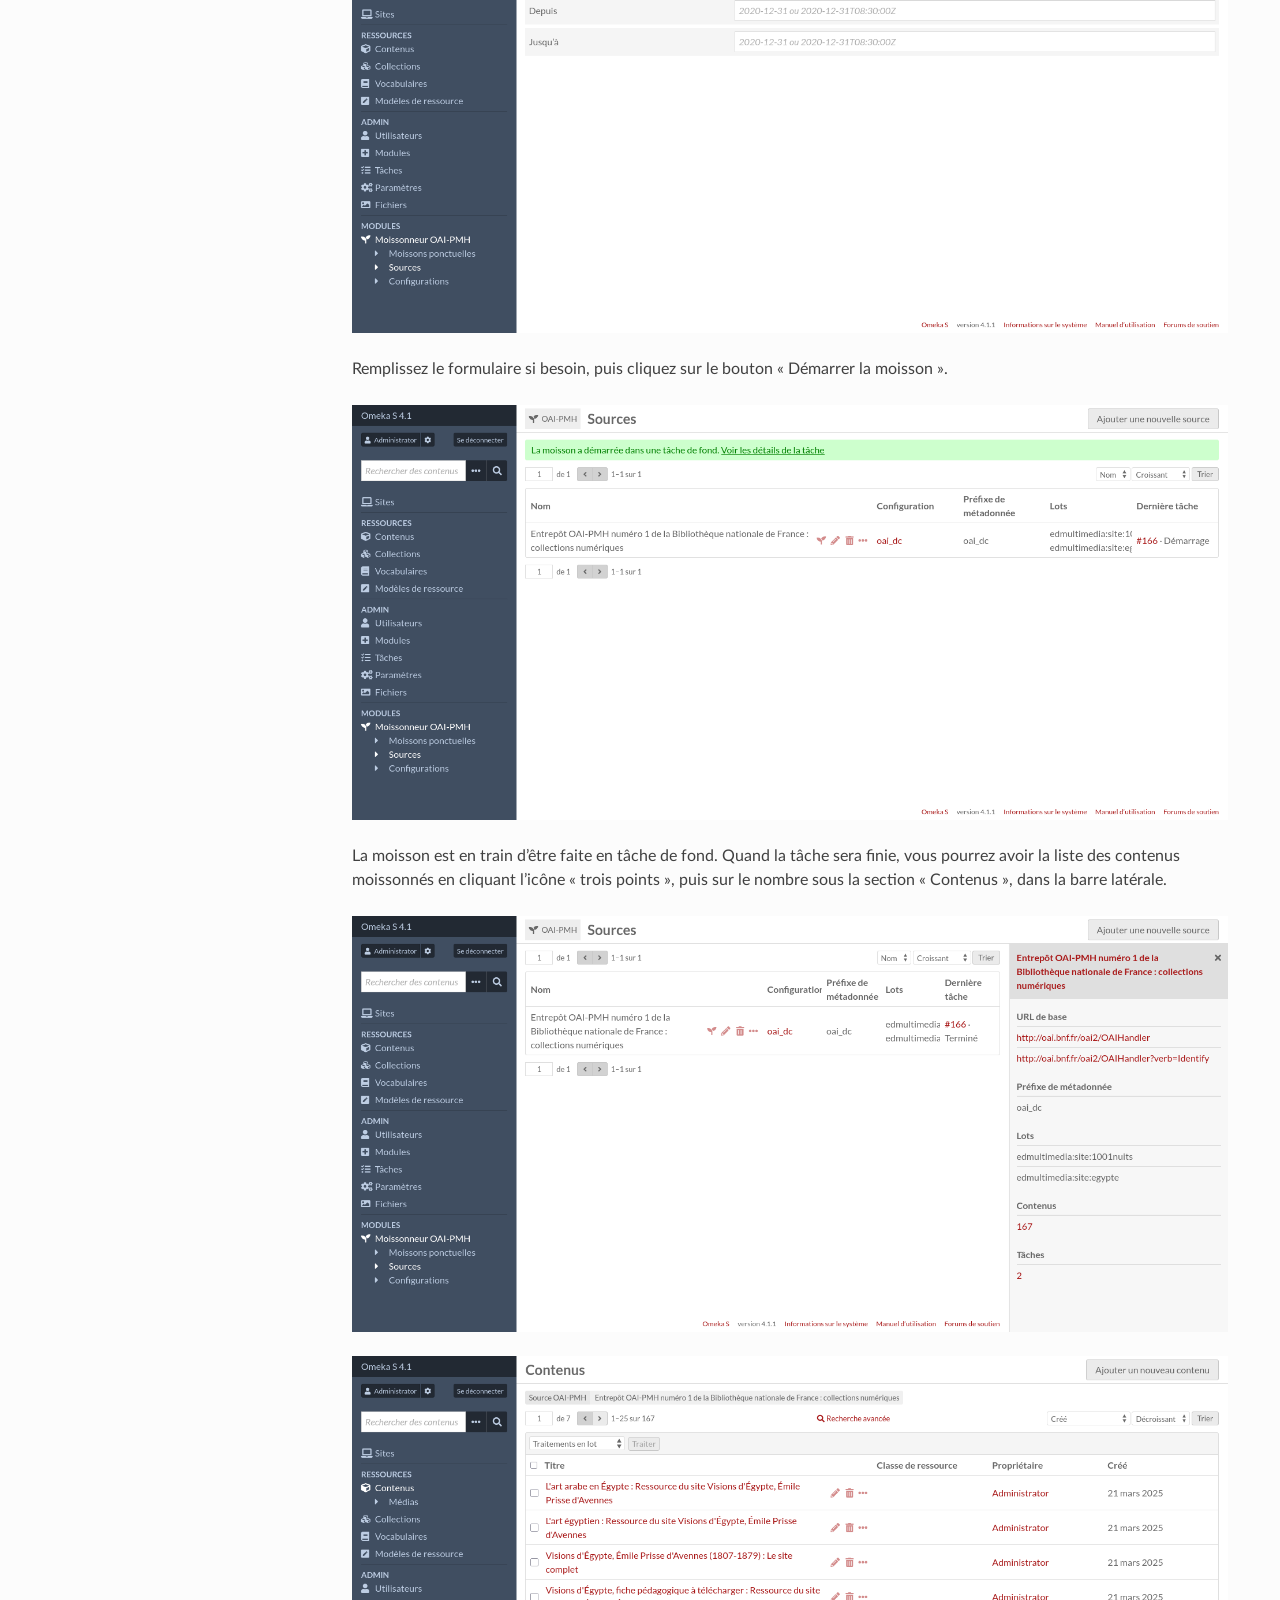
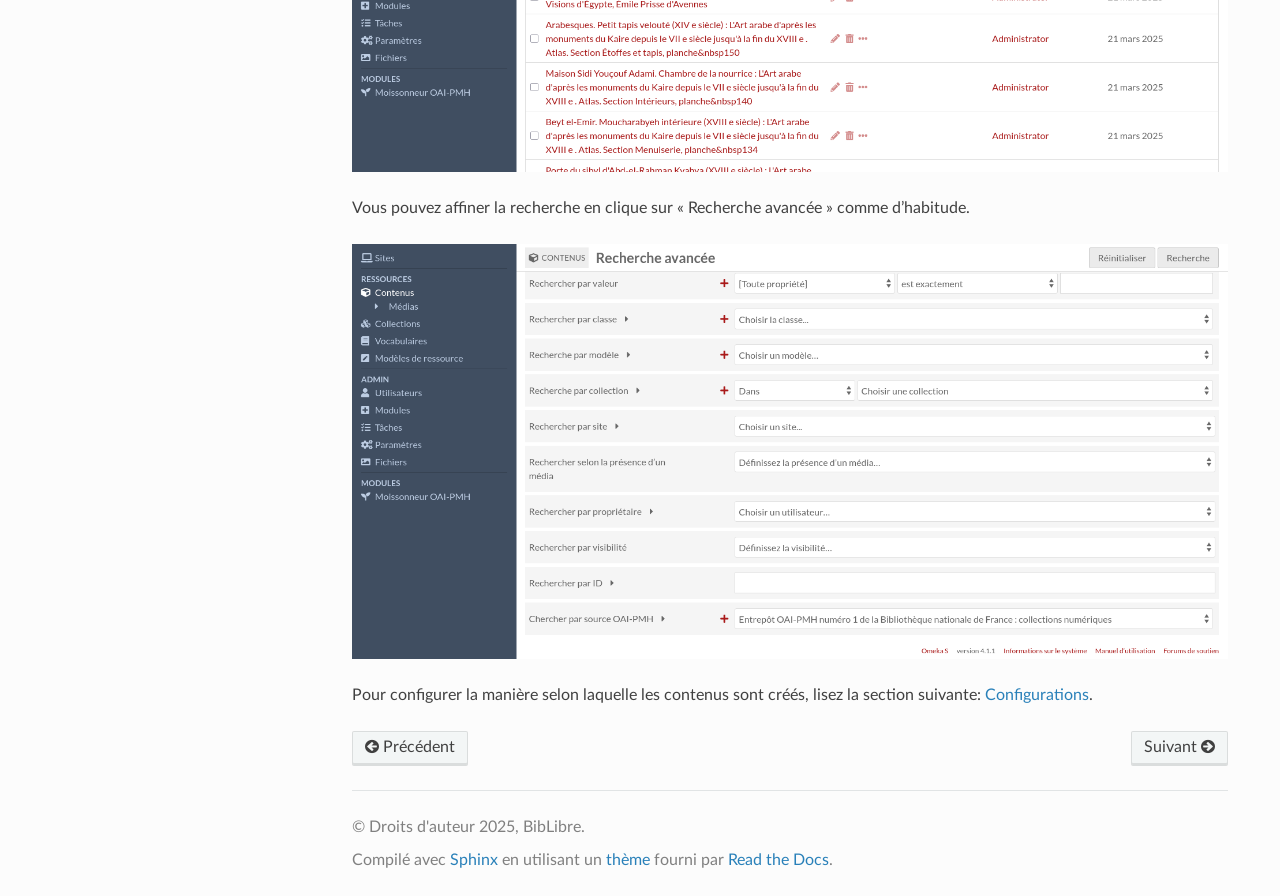
<file: fr/sources.html>
<!DOCTYPE html>
<html class="writer-html5" lang="fr" data-content_root="./">
<head>
  <meta charset="utf-8" /><meta name="viewport" content="width=device-width, initial-scale=1" />

  <meta name="viewport" content="width=device-width, initial-scale=1.0" />
  <title>Sources &mdash; Documentation OAI-PMH Harvester </title>
      <link rel="stylesheet" type="text/css" href="_static/pygments.css?v=b86133f3" />
      <link rel="stylesheet" type="text/css" href="_static/css/theme.css?v=e59714d7" />
      <link rel="stylesheet" type="text/css" href="_static/css/custom.css?v=e9c544c0" />

  
      <script src="_static/jquery.js?v=5d32c60e"></script>
      <script src="_static/_sphinx_javascript_frameworks_compat.js?v=2cd50e6c"></script>
      <script src="_static/documentation_options.js?v=d1a510d7"></script>
      <script src="_static/doctools.js?v=9bcbadda"></script>
      <script src="_static/sphinx_highlight.js?v=dc90522c"></script>
      <script src="_static/translations.js?v=e6b791cb"></script>
    <script src="_static/js/theme.js"></script>
    <link rel="index" title="Index" href="genindex.html" />
    <link rel="search" title="Recherche" href="search.html" />
    <link rel="next" title="Configurations" href="configurations.html" />
    <link rel="prev" title="Documentation de OAI-PMH Harvester" href="index.html" /> 
</head>

<body class="wy-body-for-nav"> 
  <div class="wy-grid-for-nav">
    <nav data-toggle="wy-nav-shift" class="wy-nav-side">
      <div class="wy-side-scroll">
        <div class="wy-side-nav-search" >

          
          
          <a href="index.html" class="icon icon-home">
            OAI-PMH Harvester
          </a>
<div role="search">
  <form id="rtd-search-form" class="wy-form" action="search.html" method="get">
    <input type="text" name="q" placeholder="Rechercher docs" aria-label="Rechercher docs" />
    <input type="hidden" name="check_keywords" value="yes" />
    <input type="hidden" name="area" value="default" />
  </form>
</div>
        </div><div class="wy-menu wy-menu-vertical" data-spy="affix" role="navigation" aria-label="Navigation menu">
              <p class="caption" role="heading"><span class="caption-text">Manuel utilisateur</span></p>
<ul class="current">
<li class="toctree-l1 current"><a class="current reference internal" href="#">Sources</a><ul>
<li class="toctree-l2"><a class="reference internal" href="#add-a-new-source">Ajouter une nouvelle source</a></li>
<li class="toctree-l2"><a class="reference internal" href="#harvest-a-source">Moissonner une source</a></li>
</ul>
</li>
<li class="toctree-l1"><a class="reference internal" href="configurations.html">Configurations</a></li>
</ul>

        </div>
      </div>
    </nav>

    <section data-toggle="wy-nav-shift" class="wy-nav-content-wrap"><nav class="wy-nav-top" aria-label="Mobile navigation menu" >
          <i data-toggle="wy-nav-top" class="fa fa-bars"></i>
          <a href="index.html">OAI-PMH Harvester</a>
      </nav>

      <div class="wy-nav-content">
        <div class="rst-content">
          <div role="navigation" aria-label="Page navigation">
  <ul class="wy-breadcrumbs">
      <li><a href="index.html" class="icon icon-home" aria-label="Home"></a></li>
      <li class="breadcrumb-item active">Sources</li>
      <li class="wy-breadcrumbs-aside">
            <a href="_sources/sources.rst.txt" rel="nofollow"> Afficher la source de la page</a>
      </li>
  </ul>
  <hr/>
</div>
          <div role="main" class="document" itemscope="itemscope" itemtype="http://schema.org/Article">
           <div itemprop="articleBody">
             
  <section id="sources">
<h1>Sources<a class="headerlink" href="#sources" title="Lien vers cette rubrique"></a></h1>
<p>Les sources permettent de sauvegarder des informations sur des dépôts OAI-PMH afin de rendre plus faciles les futures moissons. Les sources consistent en:</p>
<ul class="simple">
<li><p>Un nom,</p></li>
<li><p>L’URL de base d’un dépôt OAI-PMH,</p></li>
<li><p>Une liste de lots (ou aucun, pour moissonner tout le dépôt),</p></li>
<li><p>Une <a class="reference internal" href="configurations.html"><span class="doc">configuration</span></a>.</p></li>
</ul>
<section id="add-a-new-source">
<h2>Ajouter une nouvelle source<a class="headerlink" href="#add-a-new-source" title="Lien vers cette rubrique"></a></h2>
<p>Pour créer une nouvelle source, rendez-vous d’abord sur la page des sources (accessible depuis le menu d’administration).</p>
<img alt="_images/source-browse-empty.fr.png" src="_images/source-browse-empty.fr.png" />
<p>Puis cliquez sur le bouton « Ajouter une nouvelle source ».</p>
<img alt="_images/source-add-form.fr.png" src="_images/source-add-form.fr.png" />
<p>Saisissez l’URL de base du dépôt OAI-PMH et sélectionnez une configuration. Si vous n’êtes pas sûrs pour la configuration, choisissez <code class="docutils literal notranslate"><span class="pre">oai_dc</span></code>. Vous pourrez changer la configuration plus tard si besoin.</p>
<p>Puis cliquez sur le bouton « Ajouter ».</p>
<img alt="_images/source-edit-form.fr.png" src="_images/source-edit-form.fr.png" />
<p>Sur la page « Modifier la source », vous pouvez modifier le nom de la source (qui a été automatiquement définie avec le nom du dépôt) et le préfixe de métadonnée.</p>
<p>Vous pouvez également lister tous les lots disponibles et sélectionner ceux que vous souhaitez moissonner. Vous pouvez laisser le champ « Lots » vide si vous voulez moissonner tout le dépôt.</p>
<img alt="_images/source-edit-form-with-sets.fr.png" src="_images/source-edit-form-with-sets.fr.png" />
<p>Une fois que vous avez terminé, cliquez sur le bouton « Sauvegarder les changements ».</p>
<img alt="_images/source-browse.fr.png" src="_images/source-browse.fr.png" />
</section>
<section id="harvest-a-source">
<h2>Moissonner une source<a class="headerlink" href="#harvest-a-source" title="Lien vers cette rubrique"></a></h2>
<p>Depuis la page des sources, vous pouvez lancer le moissonnage en clique sur l’icône de plant.</p>
<img alt="_images/source-harvest-form.fr.png" src="_images/source-harvest-form.fr.png" />
<p>Remplissez le formulaire si besoin, puis cliquez sur le bouton « Démarrer la moisson ».</p>
<img alt="_images/source-browse-job-in-progress.fr.png" src="_images/source-browse-job-in-progress.fr.png" />
<p>La moisson est en train d’être faite en tâche de fond. Quand la tâche sera finie, vous pourrez avoir la liste des contenus moissonnés en cliquant l’icône « trois points », puis sur le nombre sous la section « Contenus », dans la barre latérale.</p>
<img alt="_images/source-browse-job-completed.fr.png" src="_images/source-browse-job-completed.fr.png" />
<img alt="_images/item-browse-by-source.fr.png" src="_images/item-browse-by-source.fr.png" />
<p>Vous pouvez affiner la recherche en clique sur « Recherche avancée » comme d’habitude.</p>
<img alt="_images/item-advanced-search.fr.png" src="_images/item-advanced-search.fr.png" />
<p>Pour configurer la manière selon laquelle les contenus sont créés, lisez la section suivante: <a class="reference internal" href="configurations.html"><span class="doc">Configurations</span></a>.</p>
</section>
</section>


           </div>
          </div>
          <footer><div class="rst-footer-buttons" role="navigation" aria-label="Pied de page">
        <a href="index.html" class="btn btn-neutral float-left" title="Documentation de OAI-PMH Harvester" accesskey="p" rel="prev"><span class="fa fa-arrow-circle-left" aria-hidden="true"></span> Précédent</a>
        <a href="configurations.html" class="btn btn-neutral float-right" title="Configurations" accesskey="n" rel="next">Suivant <span class="fa fa-arrow-circle-right" aria-hidden="true"></span></a>
    </div>

  <hr/>

  <div role="contentinfo">
    <p>&#169; Droits d'auteur 2025, BibLibre.</p>
  </div>

  Compilé avec <a href="https://www.sphinx-doc.org/">Sphinx</a> en utilisant un
    <a href="https://github.com/readthedocs/sphinx_rtd_theme">thème</a>
    fourni par <a href="https://readthedocs.org">Read the Docs</a>.
   

</footer>
        </div>
      </div>
    </section>
  </div>
  <script>
      jQuery(function () {
          SphinxRtdTheme.Navigation.enable(true);
      });
  </script> 

</body>
</html>
</file>
<file: en/_static/pygments.css>
pre { line-height: 125%; }
td.linenos .normal { color: inherit; background-color: transparent; padding-left: 5px; padding-right: 5px; }
span.linenos { color: inherit; background-color: transparent; padding-left: 5px; padding-right: 5px; }
td.linenos .special { color: #000000; background-color: #ffffc0; padding-left: 5px; padding-right: 5px; }
span.linenos.special { color: #000000; background-color: #ffffc0; padding-left: 5px; padding-right: 5px; }
.highlight .hll { background-color: #ffffcc }
.highlight { background: #f8f8f8; }
.highlight .c { color: #3D7B7B; font-style: italic } /* Comment */
.highlight .err { border: 1px solid #F00 } /* Error */
.highlight .k { color: #008000; font-weight: bold } /* Keyword */
.highlight .o { color: #666 } /* Operator */
.highlight .ch { color: #3D7B7B; font-style: italic } /* Comment.Hashbang */
.highlight .cm { color: #3D7B7B; font-style: italic } /* Comment.Multiline */
.highlight .cp { color: #9C6500 } /* Comment.Preproc */
.highlight .cpf { color: #3D7B7B; font-style: italic } /* Comment.PreprocFile */
.highlight .c1 { color: #3D7B7B; font-style: italic } /* Comment.Single */
.highlight .cs { color: #3D7B7B; font-style: italic } /* Comment.Special */
.highlight .gd { color: #A00000 } /* Generic.Deleted */
.highlight .ge { font-style: italic } /* Generic.Emph */
.highlight .ges { font-weight: bold; font-style: italic } /* Generic.EmphStrong */
.highlight .gr { color: #E40000 } /* Generic.Error */
.highlight .gh { color: #000080; font-weight: bold } /* Generic.Heading */
.highlight .gi { color: #008400 } /* Generic.Inserted */
.highlight .go { color: #717171 } /* Generic.Output */
.highlight .gp { color: #000080; font-weight: bold } /* Generic.Prompt */
.highlight .gs { font-weight: bold } /* Generic.Strong */
.highlight .gu { color: #800080; font-weight: bold } /* Generic.Subheading */
.highlight .gt { color: #04D } /* Generic.Traceback */
.highlight .kc { color: #008000; font-weight: bold } /* Keyword.Constant */
.highlight .kd { color: #008000; font-weight: bold } /* Keyword.Declaration */
.highlight .kn { color: #008000; font-weight: bold } /* Keyword.Namespace */
.highlight .kp { color: #008000 } /* Keyword.Pseudo */
.highlight .kr { color: #008000; font-weight: bold } /* Keyword.Reserved */
.highlight .kt { color: #B00040 } /* Keyword.Type */
.highlight .m { color: #666 } /* Literal.Number */
.highlight .s { color: #BA2121 } /* Literal.String */
.highlight .na { color: #687822 } /* Name.Attribute */
.highlight .nb { color: #008000 } /* Name.Builtin */
.highlight .nc { color: #00F; font-weight: bold } /* Name.Class */
.highlight .no { color: #800 } /* Name.Constant */
.highlight .nd { color: #A2F } /* Name.Decorator */
.highlight .ni { color: #717171; font-weight: bold } /* Name.Entity */
.highlight .ne { color: #CB3F38; font-weight: bold } /* Name.Exception */
.highlight .nf { color: #00F } /* Name.Function */
.highlight .nl { color: #767600 } /* Name.Label */
.highlight .nn { color: #00F; font-weight: bold } /* Name.Namespace */
.highlight .nt { color: #008000; font-weight: bold } /* Name.Tag */
.highlight .nv { color: #19177C } /* Name.Variable */
.highlight .ow { color: #A2F; font-weight: bold } /* Operator.Word */
.highlight .w { color: #BBB } /* Text.Whitespace */
.highlight .mb { color: #666 } /* Literal.Number.Bin */
.highlight .mf { color: #666 } /* Literal.Number.Float */
.highlight .mh { color: #666 } /* Literal.Number.Hex */
.highlight .mi { color: #666 } /* Literal.Number.Integer */
.highlight .mo { color: #666 } /* Literal.Number.Oct */
.highlight .sa { color: #BA2121 } /* Literal.String.Affix */
.highlight .sb { color: #BA2121 } /* Literal.String.Backtick */
.highlight .sc { color: #BA2121 } /* Literal.String.Char */
.highlight .dl { color: #BA2121 } /* Literal.String.Delimiter */
.highlight .sd { color: #BA2121; font-style: italic } /* Literal.String.Doc */
.highlight .s2 { color: #BA2121 } /* Literal.String.Double */
.highlight .se { color: #AA5D1F; font-weight: bold } /* Literal.String.Escape */
.highlight .sh { color: #BA2121 } /* Literal.String.Heredoc */
.highlight .si { color: #A45A77; font-weight: bold } /* Literal.String.Interpol */
.highlight .sx { color: #008000 } /* Literal.String.Other */
.highlight .sr { color: #A45A77 } /* Literal.String.Regex */
.highlight .s1 { color: #BA2121 } /* Literal.String.Single */
.highlight .ss { color: #19177C } /* Literal.String.Symbol */
.highlight .bp { color: #008000 } /* Name.Builtin.Pseudo */
.highlight .fm { color: #00F } /* Name.Function.Magic */
.highlight .vc { color: #19177C } /* Name.Variable.Class */
.highlight .vg { color: #19177C } /* Name.Variable.Global */
.highlight .vi { color: #19177C } /* Name.Variable.Instance */
.highlight .vm { color: #19177C } /* Name.Variable.Magic */
.highlight .il { color: #666 } /* Literal.Number.Integer.Long */
</file>
<file: en/_static/css/theme.css>
html{box-sizing:border-box}*,:after,:before{box-sizing:inherit}article,aside,details,figcaption,figure,footer,header,hgroup,nav,section{display:block}audio,canvas,video{display:inline-block;*display:inline;*zoom:1}[hidden],audio:not([controls]){display:none}*{-webkit-box-sizing:border-box;-moz-box-sizing:border-box;box-sizing:border-box}html{font-size:100%;-webkit-text-size-adjust:100%;-ms-text-size-adjust:100%}body{margin:0}a:active,a:hover{outline:0}abbr[title]{border-bottom:1px dotted}b,strong{font-weight:700}blockquote{margin:0}dfn{font-style:italic}ins{background:#ff9;text-decoration:none}ins,mark{color:#000}mark{background:#ff0;font-style:italic;font-weight:700}.rst-content code,.rst-content tt,code,kbd,pre,samp{font-family:monospace,serif;_font-family:courier new,monospace;font-size:1em}pre{white-space:pre}q{quotes:none}q:after,q:before{content:"";content:none}small{font-size:85%}sub,sup{font-size:75%;line-height:0;position:relative;vertical-align:baseline}sup{top:-.5em}sub{bottom:-.25em}dl,ol,ul{margin:0;padding:0;list-style:none;list-style-image:none}li{list-style:none}dd{margin:0}img{border:0;-ms-interpolation-mode:bicubic;vertical-align:middle;max-width:100%}svg:not(:root){overflow:hidden}figure,form{margin:0}label{cursor:pointer}button,input,select,textarea{font-size:100%;margin:0;vertical-align:baseline;*vertical-align:middle}button,input{line-height:normal}button,input[type=button],input[type=reset],input[type=submit]{cursor:pointer;-webkit-appearance:button;*overflow:visible}button[disabled],input[disabled]{cursor:default}input[type=search]{-webkit-appearance:textfield;-moz-box-sizing:content-box;-webkit-box-sizing:content-box;box-sizing:content-box}textarea{resize:vertical}table{border-collapse:collapse;border-spacing:0}td{vertical-align:top}.chromeframe{margin:.2em 0;background:#ccc;color:#000;padding:.2em 0}.ir{display:block;border:0;text-indent:-999em;overflow:hidden;background-color:transparent;background-repeat:no-repeat;text-align:left;direction:ltr;*line-height:0}.ir br{display:none}.hidden{display:none!important;visibility:hidden}.visuallyhidden{border:0;clip:rect(0 0 0 0);height:1px;margin:-1px;overflow:hidden;padding:0;position:absolute;width:1px}.visuallyhidden.focusable:active,.visuallyhidden.focusable:focus{clip:auto;height:auto;margin:0;overflow:visible;position:static;width:auto}.invisible{visibility:hidden}.relative{position:relative}big,small{font-size:100%}@media print{body,html,section{background:none!important}*{box-shadow:none!important;text-shadow:none!important;filter:none!important;-ms-filter:none!important}a,a:visited{text-decoration:underline}.ir a:after,a[href^="#"]:after,a[href^="javascript:"]:after{content:""}blockquote,pre{page-break-inside:avoid}thead{display:table-header-group}img,tr{page-break-inside:avoid}img{max-width:100%!important}@page{margin:.5cm}.rst-content .toctree-wrapper>p.caption,h2,h3,p{orphans:3;widows:3}.rst-content .toctree-wrapper>p.caption,h2,h3{page-break-after:avoid}}.btn,.fa:before,.icon:before,.rst-content .admonition,.rst-content .admonition-title:before,.rst-content .admonition-todo,.rst-content .attention,.rst-content .caution,.rst-content .code-block-caption .headerlink:before,.rst-content .danger,.rst-content .eqno .headerlink:before,.rst-content .error,.rst-content .hint,.rst-content .important,.rst-content .note,.rst-content .seealso,.rst-content .tip,.rst-content .warning,.rst-content code.download span:first-child:before,.rst-content dl dt .headerlink:before,.rst-content h1 .headerlink:before,.rst-content h2 .headerlink:before,.rst-content h3 .headerlink:before,.rst-content h4 .headerlink:before,.rst-content h5 .headerlink:before,.rst-content h6 .headerlink:before,.rst-content p.caption .headerlink:before,.rst-content p .headerlink:before,.rst-content table>caption .headerlink:before,.rst-content tt.download span:first-child:before,.wy-alert,.wy-dropdown .caret:before,.wy-inline-validate.wy-inline-validate-danger .wy-input-context:before,.wy-inline-validate.wy-inline-validate-info .wy-input-context:before,.wy-inline-validate.wy-inline-validate-success .wy-input-context:before,.wy-inline-validate.wy-inline-validate-warning .wy-input-context:before,.wy-menu-vertical li.current>a button.toctree-expand:before,.wy-menu-vertical li.on a button.toctree-expand:before,.wy-menu-vertical li button.toctree-expand:before,input[type=color],input[type=date],input[type=datetime-local],input[type=datetime],input[type=email],input[type=month],input[type=number],input[type=password],input[type=search],input[type=tel],input[type=text],input[type=time],input[type=url],input[type=week],select,textarea{-webkit-font-smoothing:antialiased}.clearfix{*zoom:1}.clearfix:after,.clearfix:before{display:table;content:""}.clearfix:after{clear:both}/*!
 *  Font Awesome 4.7.0 by @davegandy - http://fontawesome.io - @fontawesome
 *  License - http://fontawesome.io/license (Font: SIL OFL 1.1, CSS: MIT License)
 */@font-face{font-family:FontAwesome;src:url(fonts/fontawesome-webfont.eot?674f50d287a8c48dc19ba404d20fe713);src:url(fonts/fontawesome-webfont.eot?674f50d287a8c48dc19ba404d20fe713?#iefix&v=4.7.0) format("embedded-opentype"),url(fonts/fontawesome-webfont.woff2?af7ae505a9eed503f8b8e6982036873e) format("woff2"),url(fonts/fontawesome-webfont.woff?fee66e712a8a08eef5805a46892932ad) format("woff"),url(fonts/fontawesome-webfont.ttf?b06871f281fee6b241d60582ae9369b9) format("truetype"),url(fonts/fontawesome-webfont.svg?912ec66d7572ff821749319396470bde#fontawesomeregular) format("svg");font-weight:400;font-style:normal}.fa,.icon,.rst-content .admonition-title,.rst-content .code-block-caption .headerlink,.rst-content .eqno .headerlink,.rst-content code.download span:first-child,.rst-content dl dt .headerlink,.rst-content h1 .headerlink,.rst-content h2 .headerlink,.rst-content h3 .headerlink,.rst-content h4 .headerlink,.rst-content h5 .headerlink,.rst-content h6 .headerlink,.rst-content p.caption .headerlink,.rst-content p .headerlink,.rst-content table>caption .headerlink,.rst-content tt.download span:first-child,.wy-menu-vertical li.current>a button.toctree-expand,.wy-menu-vertical li.on a button.toctree-expand,.wy-menu-vertical li button.toctree-expand{display:inline-block;font:normal normal normal 14px/1 FontAwesome;font-size:inherit;text-rendering:auto;-webkit-font-smoothing:antialiased;-moz-osx-font-smoothing:grayscale}.fa-lg{font-size:1.33333em;line-height:.75em;vertical-align:-15%}.fa-2x{font-size:2em}.fa-3x{font-size:3em}.fa-4x{font-size:4em}.fa-5x{font-size:5em}.fa-fw{width:1.28571em;text-align:center}.fa-ul{padding-left:0;margin-left:2.14286em;list-style-type:none}.fa-ul>li{position:relative}.fa-li{position:absolute;left:-2.14286em;width:2.14286em;top:.14286em;text-align:center}.fa-li.fa-lg{left:-1.85714em}.fa-border{padding:.2em .25em .15em;border:.08em solid #eee;border-radius:.1em}.fa-pull-left{float:left}.fa-pull-right{float:right}.fa-pull-left.icon,.fa.fa-pull-left,.rst-content .code-block-caption .fa-pull-left.headerlink,.rst-content .eqno .fa-pull-left.headerlink,.rst-content .fa-pull-left.admonition-title,.rst-content code.download span.fa-pull-left:first-child,.rst-content dl dt .fa-pull-left.headerlink,.rst-content h1 .fa-pull-left.headerlink,.rst-content h2 .fa-pull-left.headerlink,.rst-content h3 .fa-pull-left.headerlink,.rst-content h4 .fa-pull-left.headerlink,.rst-content h5 .fa-pull-left.headerlink,.rst-content h6 .fa-pull-left.headerlink,.rst-content p .fa-pull-left.headerlink,.rst-content table>caption .fa-pull-left.headerlink,.rst-content tt.download span.fa-pull-left:first-child,.wy-menu-vertical li.current>a button.fa-pull-left.toctree-expand,.wy-menu-vertical li.on a button.fa-pull-left.toctree-expand,.wy-menu-vertical li button.fa-pull-left.toctree-expand{margin-right:.3em}.fa-pull-right.icon,.fa.fa-pull-right,.rst-content .code-block-caption .fa-pull-right.headerlink,.rst-content .eqno .fa-pull-right.headerlink,.rst-content .fa-pull-right.admonition-title,.rst-content code.download span.fa-pull-right:first-child,.rst-content dl dt .fa-pull-right.headerlink,.rst-content h1 .fa-pull-right.headerlink,.rst-content h2 .fa-pull-right.headerlink,.rst-content h3 .fa-pull-right.headerlink,.rst-content h4 .fa-pull-right.headerlink,.rst-content h5 .fa-pull-right.headerlink,.rst-content h6 .fa-pull-right.headerlink,.rst-content p .fa-pull-right.headerlink,.rst-content table>caption .fa-pull-right.headerlink,.rst-content tt.download span.fa-pull-right:first-child,.wy-menu-vertical li.current>a button.fa-pull-right.toctree-expand,.wy-menu-vertical li.on a button.fa-pull-right.toctree-expand,.wy-menu-vertical li button.fa-pull-right.toctree-expand{margin-left:.3em}.pull-right{float:right}.pull-left{float:left}.fa.pull-left,.pull-left.icon,.rst-content .code-block-caption .pull-left.headerlink,.rst-content .eqno .pull-left.headerlink,.rst-content .pull-left.admonition-title,.rst-content code.download span.pull-left:first-child,.rst-content dl dt .pull-left.headerlink,.rst-content h1 .pull-left.headerlink,.rst-content h2 .pull-left.headerlink,.rst-content h3 .pull-left.headerlink,.rst-content h4 .pull-left.headerlink,.rst-content h5 .pull-left.headerlink,.rst-content h6 .pull-left.headerlink,.rst-content p .pull-left.headerlink,.rst-content table>caption .pull-left.headerlink,.rst-content tt.download span.pull-left:first-child,.wy-menu-vertical li.current>a button.pull-left.toctree-expand,.wy-menu-vertical li.on a button.pull-left.toctree-expand,.wy-menu-vertical li button.pull-left.toctree-expand{margin-right:.3em}.fa.pull-right,.pull-right.icon,.rst-content .code-block-caption .pull-right.headerlink,.rst-content .eqno .pull-right.headerlink,.rst-content .pull-right.admonition-title,.rst-content code.download span.pull-right:first-child,.rst-content dl dt .pull-right.headerlink,.rst-content h1 .pull-right.headerlink,.rst-content h2 .pull-right.headerlink,.rst-content h3 .pull-right.headerlink,.rst-content h4 .pull-right.headerlink,.rst-content h5 .pull-right.headerlink,.rst-content h6 .pull-right.headerlink,.rst-content p .pull-right.headerlink,.rst-content table>caption .pull-right.headerlink,.rst-content tt.download span.pull-right:first-child,.wy-menu-vertical li.current>a button.pull-right.toctree-expand,.wy-menu-vertical li.on a button.pull-right.toctree-expand,.wy-menu-vertical li button.pull-right.toctree-expand{margin-left:.3em}.fa-spin{-webkit-animation:fa-spin 2s linear infinite;animation:fa-spin 2s linear infinite}.fa-pulse{-webkit-animation:fa-spin 1s steps(8) infinite;animation:fa-spin 1s steps(8) infinite}@-webkit-keyframes fa-spin{0%{-webkit-transform:rotate(0deg);transform:rotate(0deg)}to{-webkit-transform:rotate(359deg);transform:rotate(359deg)}}@keyframes fa-spin{0%{-webkit-transform:rotate(0deg);transform:rotate(0deg)}to{-webkit-transform:rotate(359deg);transform:rotate(359deg)}}.fa-rotate-90{-ms-filter:"progid:DXImageTransform.Microsoft.BasicImage(rotation=1)";-webkit-transform:rotate(90deg);-ms-transform:rotate(90deg);transform:rotate(90deg)}.fa-rotate-180{-ms-filter:"progid:DXImageTransform.Microsoft.BasicImage(rotation=2)";-webkit-transform:rotate(180deg);-ms-transform:rotate(180deg);transform:rotate(180deg)}.fa-rotate-270{-ms-filter:"progid:DXImageTransform.Microsoft.BasicImage(rotation=3)";-webkit-transform:rotate(270deg);-ms-transform:rotate(270deg);transform:rotate(270deg)}.fa-flip-horizontal{-ms-filter:"progid:DXImageTransform.Microsoft.BasicImage(rotation=0, mirror=1)";-webkit-transform:scaleX(-1);-ms-transform:scaleX(-1);transform:scaleX(-1)}.fa-flip-vertical{-ms-filter:"progid:DXImageTransform.Microsoft.BasicImage(rotation=2, mirror=1)";-webkit-transform:scaleY(-1);-ms-transform:scaleY(-1);transform:scaleY(-1)}:root .fa-flip-horizontal,:root .fa-flip-vertical,:root .fa-rotate-90,:root .fa-rotate-180,:root .fa-rotate-270{filter:none}.fa-stack{position:relative;display:inline-block;width:2em;height:2em;line-height:2em;vertical-align:middle}.fa-stack-1x,.fa-stack-2x{position:absolute;left:0;width:100%;text-align:center}.fa-stack-1x{line-height:inherit}.fa-stack-2x{font-size:2em}.fa-inverse{color:#fff}.fa-glass:before{content:""}.fa-music:before{content:""}.fa-search:before,.icon-search:before{content:""}.fa-envelope-o:before{content:""}.fa-heart:before{content:""}.fa-star:before{content:""}.fa-star-o:before{content:""}.fa-user:before{content:""}.fa-film:before{content:""}.fa-th-large:before{content:""}.fa-th:before{content:""}.fa-th-list:before{content:""}.fa-check:before{content:""}.fa-close:before,.fa-remove:before,.fa-times:before{content:""}.fa-search-plus:before{content:""}.fa-search-minus:before{content:""}.fa-power-off:before{content:""}.fa-signal:before{content:""}.fa-cog:before,.fa-gear:before{content:""}.fa-trash-o:before{content:""}.fa-home:before,.icon-home:before{content:""}.fa-file-o:before{content:""}.fa-clock-o:before{content:""}.fa-road:before{content:""}.fa-download:before,.rst-content code.download span:first-child:before,.rst-content tt.download span:first-child:before{content:""}.fa-arrow-circle-o-down:before{content:""}.fa-arrow-circle-o-up:before{content:""}.fa-inbox:before{content:""}.fa-play-circle-o:before{content:""}.fa-repeat:before,.fa-rotate-right:before{content:""}.fa-refresh:before{content:""}.fa-list-alt:before{content:""}.fa-lock:before{content:""}.fa-flag:before{content:""}.fa-headphones:before{content:""}.fa-volume-off:before{content:""}.fa-volume-down:before{content:""}.fa-volume-up:before{content:""}.fa-qrcode:before{content:""}.fa-barcode:before{content:""}.fa-tag:before{content:""}.fa-tags:before{content:""}.fa-book:before,.icon-book:before{content:""}.fa-bookmark:before{content:""}.fa-print:before{content:""}.fa-camera:before{content:""}.fa-font:before{content:""}.fa-bold:before{content:""}.fa-italic:before{content:""}.fa-text-height:before{content:""}.fa-text-width:before{content:""}.fa-align-left:before{content:""}.fa-align-center:before{content:""}.fa-align-right:before{content:""}.fa-align-justify:before{content:""}.fa-list:before{content:""}.fa-dedent:before,.fa-outdent:before{content:""}.fa-indent:before{content:""}.fa-video-camera:before{content:""}.fa-image:before,.fa-photo:before,.fa-picture-o:before{content:""}.fa-pencil:before{content:""}.fa-map-marker:before{content:""}.fa-adjust:before{content:""}.fa-tint:before{content:""}.fa-edit:before,.fa-pencil-square-o:before{content:""}.fa-share-square-o:before{content:""}.fa-check-square-o:before{content:""}.fa-arrows:before{content:""}.fa-step-backward:before{content:""}.fa-fast-backward:before{content:""}.fa-backward:before{content:""}.fa-play:before{content:""}.fa-pause:before{content:""}.fa-stop:before{content:""}.fa-forward:before{content:""}.fa-fast-forward:before{content:""}.fa-step-forward:before{content:""}.fa-eject:before{content:""}.fa-chevron-left:before{content:""}.fa-chevron-right:before{content:""}.fa-plus-circle:before{content:""}.fa-minus-circle:before{content:""}.fa-times-circle:before,.wy-inline-validate.wy-inline-validate-danger .wy-input-context:before{content:""}.fa-check-circle:before,.wy-inline-validate.wy-inline-validate-success .wy-input-context:before{content:""}.fa-question-circle:before{content:""}.fa-info-circle:before{content:""}.fa-crosshairs:before{content:""}.fa-times-circle-o:before{content:""}.fa-check-circle-o:before{content:""}.fa-ban:before{content:""}.fa-arrow-left:before{content:""}.fa-arrow-right:before{content:""}.fa-arrow-up:before{content:""}.fa-arrow-down:before{content:""}.fa-mail-forward:before,.fa-share:before{content:""}.fa-expand:before{content:""}.fa-compress:before{content:""}.fa-plus:before{content:""}.fa-minus:before{content:""}.fa-asterisk:before{content:""}.fa-exclamation-circle:before,.rst-content .admonition-title:before,.wy-inline-validate.wy-inline-validate-info .wy-input-context:before,.wy-inline-validate.wy-inline-validate-warning .wy-input-context:before{content:""}.fa-gift:before{content:""}.fa-leaf:before{content:""}.fa-fire:before,.icon-fire:before{content:""}.fa-eye:before{content:""}.fa-eye-slash:before{content:""}.fa-exclamation-triangle:before,.fa-warning:before{content:""}.fa-plane:before{content:""}.fa-calendar:before{content:""}.fa-random:before{content:""}.fa-comment:before{content:""}.fa-magnet:before{content:""}.fa-chevron-up:before{content:""}.fa-chevron-down:before{content:""}.fa-retweet:before{content:""}.fa-shopping-cart:before{content:""}.fa-folder:before{content:""}.fa-folder-open:before{content:""}.fa-arrows-v:before{content:""}.fa-arrows-h:before{content:""}.fa-bar-chart-o:before,.fa-bar-chart:before{content:""}.fa-twitter-square:before{content:""}.fa-facebook-square:before{content:""}.fa-camera-retro:before{content:""}.fa-key:before{content:""}.fa-cogs:before,.fa-gears:before{content:""}.fa-comments:before{content:""}.fa-thumbs-o-up:before{content:""}.fa-thumbs-o-down:before{content:""}.fa-star-half:before{content:""}.fa-heart-o:before{content:""}.fa-sign-out:before{content:""}.fa-linkedin-square:before{content:""}.fa-thumb-tack:before{content:""}.fa-external-link:before{content:""}.fa-sign-in:before{content:""}.fa-trophy:before{content:""}.fa-github-square:before{content:""}.fa-upload:before{content:""}.fa-lemon-o:before{content:""}.fa-phone:before{content:""}.fa-square-o:before{content:""}.fa-bookmark-o:before{content:""}.fa-phone-square:before{content:""}.fa-twitter:before{content:""}.fa-facebook-f:before,.fa-facebook:before{content:""}.fa-github:before,.icon-github:before{content:""}.fa-unlock:before{content:""}.fa-credit-card:before{content:""}.fa-feed:before,.fa-rss:before{content:""}.fa-hdd-o:before{content:""}.fa-bullhorn:before{content:""}.fa-bell:before{content:""}.fa-certificate:before{content:""}.fa-hand-o-right:before{content:""}.fa-hand-o-left:before{content:""}.fa-hand-o-up:before{content:""}.fa-hand-o-down:before{content:""}.fa-arrow-circle-left:before,.icon-circle-arrow-left:before{content:""}.fa-arrow-circle-right:before,.icon-circle-arrow-right:before{content:""}.fa-arrow-circle-up:before{content:""}.fa-arrow-circle-down:before{content:""}.fa-globe:before{content:""}.fa-wrench:before{content:""}.fa-tasks:before{content:""}.fa-filter:before{content:""}.fa-briefcase:before{content:""}.fa-arrows-alt:before{content:""}.fa-group:before,.fa-users:before{content:""}.fa-chain:before,.fa-link:before,.icon-link:before{content:""}.fa-cloud:before{content:""}.fa-flask:before{content:""}.fa-cut:before,.fa-scissors:before{content:""}.fa-copy:before,.fa-files-o:before{content:""}.fa-paperclip:before{content:""}.fa-floppy-o:before,.fa-save:before{content:""}.fa-square:before{content:""}.fa-bars:before,.fa-navicon:before,.fa-reorder:before{content:""}.fa-list-ul:before{content:""}.fa-list-ol:before{content:""}.fa-strikethrough:before{content:""}.fa-underline:before{content:""}.fa-table:before{content:""}.fa-magic:before{content:""}.fa-truck:before{content:""}.fa-pinterest:before{content:""}.fa-pinterest-square:before{content:""}.fa-google-plus-square:before{content:""}.fa-google-plus:before{content:""}.fa-money:before{content:""}.fa-caret-down:before,.icon-caret-down:before,.wy-dropdown .caret:before{content:""}.fa-caret-up:before{content:""}.fa-caret-left:before{content:""}.fa-caret-right:before{content:""}.fa-columns:before{content:""}.fa-sort:before,.fa-unsorted:before{content:""}.fa-sort-desc:before,.fa-sort-down:before{content:""}.fa-sort-asc:before,.fa-sort-up:before{content:""}.fa-envelope:before{content:""}.fa-linkedin:before{content:""}.fa-rotate-left:before,.fa-undo:before{content:""}.fa-gavel:before,.fa-legal:before{content:""}.fa-dashboard:before,.fa-tachometer:before{content:""}.fa-comment-o:before{content:""}.fa-comments-o:before{content:""}.fa-bolt:before,.fa-flash:before{content:""}.fa-sitemap:before{content:""}.fa-umbrella:before{content:""}.fa-clipboard:before,.fa-paste:before{content:""}.fa-lightbulb-o:before{content:""}.fa-exchange:before{content:""}.fa-cloud-download:before{content:""}.fa-cloud-upload:before{content:""}.fa-user-md:before{content:""}.fa-stethoscope:before{content:""}.fa-suitcase:before{content:""}.fa-bell-o:before{content:""}.fa-coffee:before{content:""}.fa-cutlery:before{content:""}.fa-file-text-o:before{content:""}.fa-building-o:before{content:""}.fa-hospital-o:before{content:""}.fa-ambulance:before{content:""}.fa-medkit:before{content:""}.fa-fighter-jet:before{content:""}.fa-beer:before{content:""}.fa-h-square:before{content:""}.fa-plus-square:before{content:""}.fa-angle-double-left:before{content:""}.fa-angle-double-right:before{content:""}.fa-angle-double-up:before{content:""}.fa-angle-double-down:before{content:""}.fa-angle-left:before{content:""}.fa-angle-right:before{content:""}.fa-angle-up:before{content:""}.fa-angle-down:before{content:""}.fa-desktop:before{content:""}.fa-laptop:before{content:""}.fa-tablet:before{content:""}.fa-mobile-phone:before,.fa-mobile:before{content:""}.fa-circle-o:before{content:""}.fa-quote-left:before{content:""}.fa-quote-right:before{content:""}.fa-spinner:before{content:""}.fa-circle:before{content:""}.fa-mail-reply:before,.fa-reply:before{content:""}.fa-github-alt:before{content:""}.fa-folder-o:before{content:""}.fa-folder-open-o:before{content:""}.fa-smile-o:before{content:""}.fa-frown-o:before{content:""}.fa-meh-o:before{content:""}.fa-gamepad:before{content:""}.fa-keyboard-o:before{content:""}.fa-flag-o:before{content:""}.fa-flag-checkered:before{content:""}.fa-terminal:before{content:""}.fa-code:before{content:""}.fa-mail-reply-all:before,.fa-reply-all:before{content:""}.fa-star-half-empty:before,.fa-star-half-full:before,.fa-star-half-o:before{content:""}.fa-location-arrow:before{content:""}.fa-crop:before{content:""}.fa-code-fork:before{content:""}.fa-chain-broken:before,.fa-unlink:before{content:""}.fa-question:before{content:""}.fa-info:before{content:""}.fa-exclamation:before{content:""}.fa-superscript:before{content:""}.fa-subscript:before{content:""}.fa-eraser:before{content:""}.fa-puzzle-piece:before{content:""}.fa-microphone:before{content:""}.fa-microphone-slash:before{content:""}.fa-shield:before{content:""}.fa-calendar-o:before{content:""}.fa-fire-extinguisher:before{content:""}.fa-rocket:before{content:""}.fa-maxcdn:before{content:""}.fa-chevron-circle-left:before{content:""}.fa-chevron-circle-right:before{content:""}.fa-chevron-circle-up:before{content:""}.fa-chevron-circle-down:before{content:""}.fa-html5:before{content:""}.fa-css3:before{content:""}.fa-anchor:before{content:""}.fa-unlock-alt:before{content:""}.fa-bullseye:before{content:""}.fa-ellipsis-h:before{content:""}.fa-ellipsis-v:before{content:""}.fa-rss-square:before{content:""}.fa-play-circle:before{content:""}.fa-ticket:before{content:""}.fa-minus-square:before{content:""}.fa-minus-square-o:before,.wy-menu-vertical li.current>a button.toctree-expand:before,.wy-menu-vertical li.on a button.toctree-expand:before{content:""}.fa-level-up:before{content:""}.fa-level-down:before{content:""}.fa-check-square:before{content:""}.fa-pencil-square:before{content:""}.fa-external-link-square:before{content:""}.fa-share-square:before{content:""}.fa-compass:before{content:""}.fa-caret-square-o-down:before,.fa-toggle-down:before{content:""}.fa-caret-square-o-up:before,.fa-toggle-up:before{content:""}.fa-caret-square-o-right:before,.fa-toggle-right:before{content:""}.fa-eur:before,.fa-euro:before{content:""}.fa-gbp:before{content:""}.fa-dollar:before,.fa-usd:before{content:""}.fa-inr:before,.fa-rupee:before{content:""}.fa-cny:before,.fa-jpy:before,.fa-rmb:before,.fa-yen:before{content:""}.fa-rouble:before,.fa-rub:before,.fa-ruble:before{content:""}.fa-krw:before,.fa-won:before{content:""}.fa-bitcoin:before,.fa-btc:before{content:""}.fa-file:before{content:""}.fa-file-text:before{content:""}.fa-sort-alpha-asc:before{content:""}.fa-sort-alpha-desc:before{content:""}.fa-sort-amount-asc:before{content:""}.fa-sort-amount-desc:before{content:""}.fa-sort-numeric-asc:before{content:""}.fa-sort-numeric-desc:before{content:""}.fa-thumbs-up:before{content:""}.fa-thumbs-down:before{content:""}.fa-youtube-square:before{content:""}.fa-youtube:before{content:""}.fa-xing:before{content:""}.fa-xing-square:before{content:""}.fa-youtube-play:before{content:""}.fa-dropbox:before{content:""}.fa-stack-overflow:before{content:""}.fa-instagram:before{content:""}.fa-flickr:before{content:""}.fa-adn:before{content:""}.fa-bitbucket:before,.icon-bitbucket:before{content:""}.fa-bitbucket-square:before{content:""}.fa-tumblr:before{content:""}.fa-tumblr-square:before{content:""}.fa-long-arrow-down:before{content:""}.fa-long-arrow-up:before{content:""}.fa-long-arrow-left:before{content:""}.fa-long-arrow-right:before{content:""}.fa-apple:before{content:""}.fa-windows:before{content:""}.fa-android:before{content:""}.fa-linux:before{content:""}.fa-dribbble:before{content:""}.fa-skype:before{content:""}.fa-foursquare:before{content:""}.fa-trello:before{content:""}.fa-female:before{content:""}.fa-male:before{content:""}.fa-gittip:before,.fa-gratipay:before{content:""}.fa-sun-o:before{content:""}.fa-moon-o:before{content:""}.fa-archive:before{content:""}.fa-bug:before{content:""}.fa-vk:before{content:""}.fa-weibo:before{content:""}.fa-renren:before{content:""}.fa-pagelines:before{content:""}.fa-stack-exchange:before{content:""}.fa-arrow-circle-o-right:before{content:""}.fa-arrow-circle-o-left:before{content:""}.fa-caret-square-o-left:before,.fa-toggle-left:before{content:""}.fa-dot-circle-o:before{content:""}.fa-wheelchair:before{content:""}.fa-vimeo-square:before{content:""}.fa-try:before,.fa-turkish-lira:before{content:""}.fa-plus-square-o:before,.wy-menu-vertical li button.toctree-expand:before{content:""}.fa-space-shuttle:before{content:""}.fa-slack:before{content:""}.fa-envelope-square:before{content:""}.fa-wordpress:before{content:""}.fa-openid:before{content:""}.fa-bank:before,.fa-institution:before,.fa-university:before{content:""}.fa-graduation-cap:before,.fa-mortar-board:before{content:""}.fa-yahoo:before{content:""}.fa-google:before{content:""}.fa-reddit:before{content:""}.fa-reddit-square:before{content:""}.fa-stumbleupon-circle:before{content:""}.fa-stumbleupon:before{content:""}.fa-delicious:before{content:""}.fa-digg:before{content:""}.fa-pied-piper-pp:before{content:""}.fa-pied-piper-alt:before{content:""}.fa-drupal:before{content:""}.fa-joomla:before{content:""}.fa-language:before{content:""}.fa-fax:before{content:""}.fa-building:before{content:""}.fa-child:before{content:""}.fa-paw:before{content:""}.fa-spoon:before{content:""}.fa-cube:before{content:""}.fa-cubes:before{content:""}.fa-behance:before{content:""}.fa-behance-square:before{content:""}.fa-steam:before{content:""}.fa-steam-square:before{content:""}.fa-recycle:before{content:""}.fa-automobile:before,.fa-car:before{content:""}.fa-cab:before,.fa-taxi:before{content:""}.fa-tree:before{content:""}.fa-spotify:before{content:""}.fa-deviantart:before{content:""}.fa-soundcloud:before{content:""}.fa-database:before{content:""}.fa-file-pdf-o:before{content:""}.fa-file-word-o:before{content:""}.fa-file-excel-o:before{content:""}.fa-file-powerpoint-o:before{content:""}.fa-file-image-o:before,.fa-file-photo-o:before,.fa-file-picture-o:before{content:""}.fa-file-archive-o:before,.fa-file-zip-o:before{content:""}.fa-file-audio-o:before,.fa-file-sound-o:before{content:""}.fa-file-movie-o:before,.fa-file-video-o:before{content:""}.fa-file-code-o:before{content:""}.fa-vine:before{content:""}.fa-codepen:before{content:""}.fa-jsfiddle:before{content:""}.fa-life-bouy:before,.fa-life-buoy:before,.fa-life-ring:before,.fa-life-saver:before,.fa-support:before{content:""}.fa-circle-o-notch:before{content:""}.fa-ra:before,.fa-rebel:before,.fa-resistance:before{content:""}.fa-empire:before,.fa-ge:before{content:""}.fa-git-square:before{content:""}.fa-git:before{content:""}.fa-hacker-news:before,.fa-y-combinator-square:before,.fa-yc-square:before{content:""}.fa-tencent-weibo:before{content:""}.fa-qq:before{content:""}.fa-wechat:before,.fa-weixin:before{content:""}.fa-paper-plane:before,.fa-send:before{content:""}.fa-paper-plane-o:before,.fa-send-o:before{content:""}.fa-history:before{content:""}.fa-circle-thin:before{content:""}.fa-header:before{content:""}.fa-paragraph:before{content:""}.fa-sliders:before{content:""}.fa-share-alt:before{content:""}.fa-share-alt-square:before{content:""}.fa-bomb:before{content:""}.fa-futbol-o:before,.fa-soccer-ball-o:before{content:""}.fa-tty:before{content:""}.fa-binoculars:before{content:""}.fa-plug:before{content:""}.fa-slideshare:before{content:""}.fa-twitch:before{content:""}.fa-yelp:before{content:""}.fa-newspaper-o:before{content:""}.fa-wifi:before{content:""}.fa-calculator:before{content:""}.fa-paypal:before{content:""}.fa-google-wallet:before{content:""}.fa-cc-visa:before{content:""}.fa-cc-mastercard:before{content:""}.fa-cc-discover:before{content:""}.fa-cc-amex:before{content:""}.fa-cc-paypal:before{content:""}.fa-cc-stripe:before{content:""}.fa-bell-slash:before{content:""}.fa-bell-slash-o:before{content:""}.fa-trash:before{content:""}.fa-copyright:before{content:""}.fa-at:before{content:""}.fa-eyedropper:before{content:""}.fa-paint-brush:before{content:""}.fa-birthday-cake:before{content:""}.fa-area-chart:before{content:""}.fa-pie-chart:before{content:""}.fa-line-chart:before{content:""}.fa-lastfm:before{content:""}.fa-lastfm-square:before{content:""}.fa-toggle-off:before{content:""}.fa-toggle-on:before{content:""}.fa-bicycle:before{content:""}.fa-bus:before{content:""}.fa-ioxhost:before{content:""}.fa-angellist:before{content:""}.fa-cc:before{content:""}.fa-ils:before,.fa-shekel:before,.fa-sheqel:before{content:""}.fa-meanpath:before{content:""}.fa-buysellads:before{content:""}.fa-connectdevelop:before{content:""}.fa-dashcube:before{content:""}.fa-forumbee:before{content:""}.fa-leanpub:before{content:""}.fa-sellsy:before{content:""}.fa-shirtsinbulk:before{content:""}.fa-simplybuilt:before{content:""}.fa-skyatlas:before{content:""}.fa-cart-plus:before{content:""}.fa-cart-arrow-down:before{content:""}.fa-diamond:before{content:""}.fa-ship:before{content:""}.fa-user-secret:before{content:""}.fa-motorcycle:before{content:""}.fa-street-view:before{content:""}.fa-heartbeat:before{content:""}.fa-venus:before{content:""}.fa-mars:before{content:""}.fa-mercury:before{content:""}.fa-intersex:before,.fa-transgender:before{content:""}.fa-transgender-alt:before{content:""}.fa-venus-double:before{content:""}.fa-mars-double:before{content:""}.fa-venus-mars:before{content:""}.fa-mars-stroke:before{content:""}.fa-mars-stroke-v:before{content:""}.fa-mars-stroke-h:before{content:""}.fa-neuter:before{content:""}.fa-genderless:before{content:""}.fa-facebook-official:before{content:""}.fa-pinterest-p:before{content:""}.fa-whatsapp:before{content:""}.fa-server:before{content:""}.fa-user-plus:before{content:""}.fa-user-times:before{content:""}.fa-bed:before,.fa-hotel:before{content:""}.fa-viacoin:before{content:""}.fa-train:before{content:""}.fa-subway:before{content:""}.fa-medium:before{content:""}.fa-y-combinator:before,.fa-yc:before{content:""}.fa-optin-monster:before{content:""}.fa-opencart:before{content:""}.fa-expeditedssl:before{content:""}.fa-battery-4:before,.fa-battery-full:before,.fa-battery:before{content:""}.fa-battery-3:before,.fa-battery-three-quarters:before{content:""}.fa-battery-2:before,.fa-battery-half:before{content:""}.fa-battery-1:before,.fa-battery-quarter:before{content:""}.fa-battery-0:before,.fa-battery-empty:before{content:""}.fa-mouse-pointer:before{content:""}.fa-i-cursor:before{content:""}.fa-object-group:before{content:""}.fa-object-ungroup:before{content:""}.fa-sticky-note:before{content:""}.fa-sticky-note-o:before{content:""}.fa-cc-jcb:before{content:""}.fa-cc-diners-club:before{content:""}.fa-clone:before{content:""}.fa-balance-scale:before{content:""}.fa-hourglass-o:before{content:""}.fa-hourglass-1:before,.fa-hourglass-start:before{content:""}.fa-hourglass-2:before,.fa-hourglass-half:before{content:""}.fa-hourglass-3:before,.fa-hourglass-end:before{content:""}.fa-hourglass:before{content:""}.fa-hand-grab-o:before,.fa-hand-rock-o:before{content:""}.fa-hand-paper-o:before,.fa-hand-stop-o:before{content:""}.fa-hand-scissors-o:before{content:""}.fa-hand-lizard-o:before{content:""}.fa-hand-spock-o:before{content:""}.fa-hand-pointer-o:before{content:""}.fa-hand-peace-o:before{content:""}.fa-trademark:before{content:""}.fa-registered:before{content:""}.fa-creative-commons:before{content:""}.fa-gg:before{content:""}.fa-gg-circle:before{content:""}.fa-tripadvisor:before{content:""}.fa-odnoklassniki:before{content:""}.fa-odnoklassniki-square:before{content:""}.fa-get-pocket:before{content:""}.fa-wikipedia-w:before{content:""}.fa-safari:before{content:""}.fa-chrome:before{content:""}.fa-firefox:before{content:""}.fa-opera:before{content:""}.fa-internet-explorer:before{content:""}.fa-television:before,.fa-tv:before{content:""}.fa-contao:before{content:""}.fa-500px:before{content:""}.fa-amazon:before{content:""}.fa-calendar-plus-o:before{content:""}.fa-calendar-minus-o:before{content:""}.fa-calendar-times-o:before{content:""}.fa-calendar-check-o:before{content:""}.fa-industry:before{content:""}.fa-map-pin:before{content:""}.fa-map-signs:before{content:""}.fa-map-o:before{content:""}.fa-map:before{content:""}.fa-commenting:before{content:""}.fa-commenting-o:before{content:""}.fa-houzz:before{content:""}.fa-vimeo:before{content:""}.fa-black-tie:before{content:""}.fa-fonticons:before{content:""}.fa-reddit-alien:before{content:""}.fa-edge:before{content:""}.fa-credit-card-alt:before{content:""}.fa-codiepie:before{content:""}.fa-modx:before{content:""}.fa-fort-awesome:before{content:""}.fa-usb:before{content:""}.fa-product-hunt:before{content:""}.fa-mixcloud:before{content:""}.fa-scribd:before{content:""}.fa-pause-circle:before{content:""}.fa-pause-circle-o:before{content:""}.fa-stop-circle:before{content:""}.fa-stop-circle-o:before{content:""}.fa-shopping-bag:before{content:""}.fa-shopping-basket:before{content:""}.fa-hashtag:before{content:""}.fa-bluetooth:before{content:""}.fa-bluetooth-b:before{content:""}.fa-percent:before{content:""}.fa-gitlab:before,.icon-gitlab:before{content:""}.fa-wpbeginner:before{content:""}.fa-wpforms:before{content:""}.fa-envira:before{content:""}.fa-universal-access:before{content:""}.fa-wheelchair-alt:before{content:""}.fa-question-circle-o:before{content:""}.fa-blind:before{content:""}.fa-audio-description:before{content:""}.fa-volume-control-phone:before{content:""}.fa-braille:before{content:""}.fa-assistive-listening-systems:before{content:""}.fa-american-sign-language-interpreting:before,.fa-asl-interpreting:before{content:""}.fa-deaf:before,.fa-deafness:before,.fa-hard-of-hearing:before{content:""}.fa-glide:before{content:""}.fa-glide-g:before{content:""}.fa-sign-language:before,.fa-signing:before{content:""}.fa-low-vision:before{content:""}.fa-viadeo:before{content:""}.fa-viadeo-square:before{content:""}.fa-snapchat:before{content:""}.fa-snapchat-ghost:before{content:""}.fa-snapchat-square:before{content:""}.fa-pied-piper:before{content:""}.fa-first-order:before{content:""}.fa-yoast:before{content:""}.fa-themeisle:before{content:""}.fa-google-plus-circle:before,.fa-google-plus-official:before{content:""}.fa-fa:before,.fa-font-awesome:before{content:""}.fa-handshake-o:before{content:""}.fa-envelope-open:before{content:""}.fa-envelope-open-o:before{content:""}.fa-linode:before{content:""}.fa-address-book:before{content:""}.fa-address-book-o:before{content:""}.fa-address-card:before,.fa-vcard:before{content:""}.fa-address-card-o:before,.fa-vcard-o:before{content:""}.fa-user-circle:before{content:""}.fa-user-circle-o:before{content:""}.fa-user-o:before{content:""}.fa-id-badge:before{content:""}.fa-drivers-license:before,.fa-id-card:before{content:""}.fa-drivers-license-o:before,.fa-id-card-o:before{content:""}.fa-quora:before{content:""}.fa-free-code-camp:before{content:""}.fa-telegram:before{content:""}.fa-thermometer-4:before,.fa-thermometer-full:before,.fa-thermometer:before{content:""}.fa-thermometer-3:before,.fa-thermometer-three-quarters:before{content:""}.fa-thermometer-2:before,.fa-thermometer-half:before{content:""}.fa-thermometer-1:before,.fa-thermometer-quarter:before{content:""}.fa-thermometer-0:before,.fa-thermometer-empty:before{content:""}.fa-shower:before{content:""}.fa-bath:before,.fa-bathtub:before,.fa-s15:before{content:""}.fa-podcast:before{content:""}.fa-window-maximize:before{content:""}.fa-window-minimize:before{content:""}.fa-window-restore:before{content:""}.fa-times-rectangle:before,.fa-window-close:before{content:""}.fa-times-rectangle-o:before,.fa-window-close-o:before{content:""}.fa-bandcamp:before{content:""}.fa-grav:before{content:""}.fa-etsy:before{content:""}.fa-imdb:before{content:""}.fa-ravelry:before{content:""}.fa-eercast:before{content:""}.fa-microchip:before{content:""}.fa-snowflake-o:before{content:""}.fa-superpowers:before{content:""}.fa-wpexplorer:before{content:""}.fa-meetup:before{content:""}.sr-only{position:absolute;width:1px;height:1px;padding:0;margin:-1px;overflow:hidden;clip:rect(0,0,0,0);border:0}.sr-only-focusable:active,.sr-only-focusable:focus{position:static;width:auto;height:auto;margin:0;overflow:visible;clip:auto}.fa,.icon,.rst-content .admonition-title,.rst-content .code-block-caption .headerlink,.rst-content .eqno .headerlink,.rst-content code.download span:first-child,.rst-content dl dt .headerlink,.rst-content h1 .headerlink,.rst-content h2 .headerlink,.rst-content h3 .headerlink,.rst-content h4 .headerlink,.rst-content h5 .headerlink,.rst-content h6 .headerlink,.rst-content p.caption .headerlink,.rst-content p .headerlink,.rst-content table>caption .headerlink,.rst-content tt.download span:first-child,.wy-dropdown .caret,.wy-inline-validate.wy-inline-validate-danger .wy-input-context,.wy-inline-validate.wy-inline-validate-info .wy-input-context,.wy-inline-validate.wy-inline-validate-success .wy-input-context,.wy-inline-validate.wy-inline-validate-warning .wy-input-context,.wy-menu-vertical li.current>a button.toctree-expand,.wy-menu-vertical li.on a button.toctree-expand,.wy-menu-vertical li button.toctree-expand{font-family:inherit}.fa:before,.icon:before,.rst-content .admonition-title:before,.rst-content .code-block-caption .headerlink:before,.rst-content .eqno .headerlink:before,.rst-content code.download span:first-child:before,.rst-content dl dt .headerlink:before,.rst-content h1 .headerlink:before,.rst-content h2 .headerlink:before,.rst-content h3 .headerlink:before,.rst-content h4 .headerlink:before,.rst-content h5 .headerlink:before,.rst-content h6 .headerlink:before,.rst-content p.caption .headerlink:before,.rst-content p .headerlink:before,.rst-content table>caption .headerlink:before,.rst-content tt.download span:first-child:before,.wy-dropdown .caret:before,.wy-inline-validate.wy-inline-validate-danger .wy-input-context:before,.wy-inline-validate.wy-inline-validate-info .wy-input-context:before,.wy-inline-validate.wy-inline-validate-success .wy-input-context:before,.wy-inline-validate.wy-inline-validate-warning .wy-input-context:before,.wy-menu-vertical li.current>a button.toctree-expand:before,.wy-menu-vertical li.on a button.toctree-expand:before,.wy-menu-vertical li button.toctree-expand:before{font-family:FontAwesome;display:inline-block;font-style:normal;font-weight:400;line-height:1;text-decoration:inherit}.rst-content .code-block-caption a .headerlink,.rst-content .eqno a .headerlink,.rst-content a .admonition-title,.rst-content code.download a span:first-child,.rst-content dl dt a .headerlink,.rst-content h1 a .headerlink,.rst-content h2 a .headerlink,.rst-content h3 a .headerlink,.rst-content h4 a .headerlink,.rst-content h5 a .headerlink,.rst-content h6 a .headerlink,.rst-content p.caption a .headerlink,.rst-content p a .headerlink,.rst-content table>caption a .headerlink,.rst-content tt.download a span:first-child,.wy-menu-vertical li.current>a button.toctree-expand,.wy-menu-vertical li.on a button.toctree-expand,.wy-menu-vertical li a button.toctree-expand,a .fa,a .icon,a .rst-content .admonition-title,a .rst-content .code-block-caption .headerlink,a .rst-content .eqno .headerlink,a .rst-content code.download span:first-child,a .rst-content dl dt .headerlink,a .rst-content h1 .headerlink,a .rst-content h2 .headerlink,a .rst-content h3 .headerlink,a .rst-content h4 .headerlink,a .rst-content h5 .headerlink,a .rst-content h6 .headerlink,a .rst-content p.caption .headerlink,a .rst-content p .headerlink,a .rst-content table>caption .headerlink,a .rst-content tt.download span:first-child,a .wy-menu-vertical li button.toctree-expand{display:inline-block;text-decoration:inherit}.btn .fa,.btn .icon,.btn .rst-content .admonition-title,.btn .rst-content .code-block-caption .headerlink,.btn .rst-content .eqno .headerlink,.btn .rst-content code.download span:first-child,.btn .rst-content dl dt .headerlink,.btn .rst-content h1 .headerlink,.btn .rst-content h2 .headerlink,.btn .rst-content h3 .headerlink,.btn .rst-content h4 .headerlink,.btn .rst-content h5 .headerlink,.btn .rst-content h6 .headerlink,.btn .rst-content p .headerlink,.btn .rst-content table>caption .headerlink,.btn .rst-content tt.download span:first-child,.btn .wy-menu-vertical li.current>a button.toctree-expand,.btn .wy-menu-vertical li.on a button.toctree-expand,.btn .wy-menu-vertical li button.toctree-expand,.nav .fa,.nav .icon,.nav .rst-content .admonition-title,.nav .rst-content .code-block-caption .headerlink,.nav .rst-content .eqno .headerlink,.nav .rst-content code.download span:first-child,.nav .rst-content dl dt .headerlink,.nav .rst-content h1 .headerlink,.nav .rst-content h2 .headerlink,.nav .rst-content h3 .headerlink,.nav .rst-content h4 .headerlink,.nav .rst-content h5 .headerlink,.nav .rst-content h6 .headerlink,.nav .rst-content p .headerlink,.nav .rst-content table>caption .headerlink,.nav .rst-content tt.download span:first-child,.nav .wy-menu-vertical li.current>a button.toctree-expand,.nav .wy-menu-vertical li.on a button.toctree-expand,.nav .wy-menu-vertical li button.toctree-expand,.rst-content .btn .admonition-title,.rst-content .code-block-caption .btn .headerlink,.rst-content .code-block-caption .nav .headerlink,.rst-content .eqno .btn .headerlink,.rst-content .eqno .nav .headerlink,.rst-content .nav .admonition-title,.rst-content code.download .btn span:first-child,.rst-content code.download .nav span:first-child,.rst-content dl dt .btn .headerlink,.rst-content dl dt .nav .headerlink,.rst-content h1 .btn .headerlink,.rst-content h1 .nav .headerlink,.rst-content h2 .btn .headerlink,.rst-content h2 .nav .headerlink,.rst-content h3 .btn .headerlink,.rst-content h3 .nav .headerlink,.rst-content h4 .btn .headerlink,.rst-content h4 .nav .headerlink,.rst-content h5 .btn .headerlink,.rst-content h5 .nav .headerlink,.rst-content h6 .btn .headerlink,.rst-content h6 .nav .headerlink,.rst-content p .btn .headerlink,.rst-content p .nav .headerlink,.rst-content table>caption .btn .headerlink,.rst-content table>caption .nav .headerlink,.rst-content tt.download .btn span:first-child,.rst-content tt.download .nav span:first-child,.wy-menu-vertical li .btn button.toctree-expand,.wy-menu-vertical li.current>a .btn button.toctree-expand,.wy-menu-vertical li.current>a .nav button.toctree-expand,.wy-menu-vertical li .nav button.toctree-expand,.wy-menu-vertical li.on a .btn button.toctree-expand,.wy-menu-vertical li.on a .nav button.toctree-expand{display:inline}.btn .fa-large.icon,.btn .fa.fa-large,.btn .rst-content .code-block-caption .fa-large.headerlink,.btn .rst-content .eqno .fa-large.headerlink,.btn .rst-content .fa-large.admonition-title,.btn .rst-content code.download span.fa-large:first-child,.btn .rst-content dl dt .fa-large.headerlink,.btn .rst-content h1 .fa-large.headerlink,.btn .rst-content h2 .fa-large.headerlink,.btn .rst-content h3 .fa-large.headerlink,.btn .rst-content h4 .fa-large.headerlink,.btn .rst-content h5 .fa-large.headerlink,.btn .rst-content h6 .fa-large.headerlink,.btn .rst-content p .fa-large.headerlink,.btn .rst-content table>caption .fa-large.headerlink,.btn .rst-content tt.download span.fa-large:first-child,.btn .wy-menu-vertical li button.fa-large.toctree-expand,.nav .fa-large.icon,.nav .fa.fa-large,.nav .rst-content .code-block-caption .fa-large.headerlink,.nav .rst-content .eqno .fa-large.headerlink,.nav .rst-content .fa-large.admonition-title,.nav .rst-content code.download span.fa-large:first-child,.nav .rst-content dl dt .fa-large.headerlink,.nav .rst-content h1 .fa-large.headerlink,.nav .rst-content h2 .fa-large.headerlink,.nav .rst-content h3 .fa-large.headerlink,.nav .rst-content h4 .fa-large.headerlink,.nav .rst-content h5 .fa-large.headerlink,.nav .rst-content h6 .fa-large.headerlink,.nav .rst-content p .fa-large.headerlink,.nav .rst-content table>caption .fa-large.headerlink,.nav .rst-content tt.download span.fa-large:first-child,.nav .wy-menu-vertical li button.fa-large.toctree-expand,.rst-content .btn .fa-large.admonition-title,.rst-content .code-block-caption .btn .fa-large.headerlink,.rst-content .code-block-caption .nav .fa-large.headerlink,.rst-content .eqno .btn .fa-large.headerlink,.rst-content .eqno .nav .fa-large.headerlink,.rst-content .nav .fa-large.admonition-title,.rst-content code.download .btn span.fa-large:first-child,.rst-content code.download .nav span.fa-large:first-child,.rst-content dl dt .btn .fa-large.headerlink,.rst-content dl dt .nav .fa-large.headerlink,.rst-content h1 .btn .fa-large.headerlink,.rst-content h1 .nav .fa-large.headerlink,.rst-content h2 .btn .fa-large.headerlink,.rst-content h2 .nav .fa-large.headerlink,.rst-content h3 .btn .fa-large.headerlink,.rst-content h3 .nav .fa-large.headerlink,.rst-content h4 .btn .fa-large.headerlink,.rst-content h4 .nav .fa-large.headerlink,.rst-content h5 .btn .fa-large.headerlink,.rst-content h5 .nav .fa-large.headerlink,.rst-content h6 .btn .fa-large.headerlink,.rst-content h6 .nav .fa-large.headerlink,.rst-content p .btn .fa-large.headerlink,.rst-content p .nav .fa-large.headerlink,.rst-content table>caption .btn .fa-large.headerlink,.rst-content table>caption .nav .fa-large.headerlink,.rst-content tt.download .btn span.fa-large:first-child,.rst-content tt.download .nav span.fa-large:first-child,.wy-menu-vertical li .btn button.fa-large.toctree-expand,.wy-menu-vertical li .nav button.fa-large.toctree-expand{line-height:.9em}.btn .fa-spin.icon,.btn .fa.fa-spin,.btn .rst-content .code-block-caption .fa-spin.headerlink,.btn .rst-content .eqno .fa-spin.headerlink,.btn .rst-content .fa-spin.admonition-title,.btn .rst-content code.download span.fa-spin:first-child,.btn .rst-content dl dt .fa-spin.headerlink,.btn .rst-content h1 .fa-spin.headerlink,.btn .rst-content h2 .fa-spin.headerlink,.btn .rst-content h3 .fa-spin.headerlink,.btn .rst-content h4 .fa-spin.headerlink,.btn .rst-content h5 .fa-spin.headerlink,.btn .rst-content h6 .fa-spin.headerlink,.btn .rst-content p .fa-spin.headerlink,.btn .rst-content table>caption .fa-spin.headerlink,.btn .rst-content tt.download span.fa-spin:first-child,.btn .wy-menu-vertical li button.fa-spin.toctree-expand,.nav .fa-spin.icon,.nav .fa.fa-spin,.nav .rst-content .code-block-caption .fa-spin.headerlink,.nav .rst-content .eqno .fa-spin.headerlink,.nav .rst-content .fa-spin.admonition-title,.nav .rst-content code.download span.fa-spin:first-child,.nav .rst-content dl dt .fa-spin.headerlink,.nav .rst-content h1 .fa-spin.headerlink,.nav .rst-content h2 .fa-spin.headerlink,.nav .rst-content h3 .fa-spin.headerlink,.nav .rst-content h4 .fa-spin.headerlink,.nav .rst-content h5 .fa-spin.headerlink,.nav .rst-content h6 .fa-spin.headerlink,.nav .rst-content p .fa-spin.headerlink,.nav .rst-content table>caption .fa-spin.headerlink,.nav .rst-content tt.download span.fa-spin:first-child,.nav .wy-menu-vertical li button.fa-spin.toctree-expand,.rst-content .btn .fa-spin.admonition-title,.rst-content .code-block-caption .btn .fa-spin.headerlink,.rst-content .code-block-caption .nav .fa-spin.headerlink,.rst-content .eqno .btn .fa-spin.headerlink,.rst-content .eqno .nav .fa-spin.headerlink,.rst-content .nav .fa-spin.admonition-title,.rst-content code.download .btn span.fa-spin:first-child,.rst-content code.download .nav span.fa-spin:first-child,.rst-content dl dt .btn .fa-spin.headerlink,.rst-content dl dt .nav .fa-spin.headerlink,.rst-content h1 .btn .fa-spin.headerlink,.rst-content h1 .nav .fa-spin.headerlink,.rst-content h2 .btn .fa-spin.headerlink,.rst-content h2 .nav .fa-spin.headerlink,.rst-content h3 .btn .fa-spin.headerlink,.rst-content h3 .nav .fa-spin.headerlink,.rst-content h4 .btn .fa-spin.headerlink,.rst-content h4 .nav .fa-spin.headerlink,.rst-content h5 .btn .fa-spin.headerlink,.rst-content h5 .nav .fa-spin.headerlink,.rst-content h6 .btn .fa-spin.headerlink,.rst-content h6 .nav .fa-spin.headerlink,.rst-content p .btn .fa-spin.headerlink,.rst-content p .nav .fa-spin.headerlink,.rst-content table>caption .btn .fa-spin.headerlink,.rst-content table>caption .nav .fa-spin.headerlink,.rst-content tt.download .btn span.fa-spin:first-child,.rst-content tt.download .nav span.fa-spin:first-child,.wy-menu-vertical li .btn button.fa-spin.toctree-expand,.wy-menu-vertical li .nav button.fa-spin.toctree-expand{display:inline-block}.btn.fa:before,.btn.icon:before,.rst-content .btn.admonition-title:before,.rst-content .code-block-caption .btn.headerlink:before,.rst-content .eqno .btn.headerlink:before,.rst-content code.download span.btn:first-child:before,.rst-content dl dt .btn.headerlink:before,.rst-content h1 .btn.headerlink:before,.rst-content h2 .btn.headerlink:before,.rst-content h3 .btn.headerlink:before,.rst-content h4 .btn.headerlink:before,.rst-content h5 .btn.headerlink:before,.rst-content h6 .btn.headerlink:before,.rst-content p .btn.headerlink:before,.rst-content table>caption .btn.headerlink:before,.rst-content tt.download span.btn:first-child:before,.wy-menu-vertical li button.btn.toctree-expand:before{opacity:.5;-webkit-transition:opacity .05s ease-in;-moz-transition:opacity .05s ease-in;transition:opacity .05s ease-in}.btn.fa:hover:before,.btn.icon:hover:before,.rst-content .btn.admonition-title:hover:before,.rst-content .code-block-caption .btn.headerlink:hover:before,.rst-content .eqno .btn.headerlink:hover:before,.rst-content code.download span.btn:first-child:hover:before,.rst-content dl dt .btn.headerlink:hover:before,.rst-content h1 .btn.headerlink:hover:before,.rst-content h2 .btn.headerlink:hover:before,.rst-content h3 .btn.headerlink:hover:before,.rst-content h4 .btn.headerlink:hover:before,.rst-content h5 .btn.headerlink:hover:before,.rst-content h6 .btn.headerlink:hover:before,.rst-content p .btn.headerlink:hover:before,.rst-content table>caption .btn.headerlink:hover:before,.rst-content tt.download span.btn:first-child:hover:before,.wy-menu-vertical li button.btn.toctree-expand:hover:before{opacity:1}.btn-mini .fa:before,.btn-mini .icon:before,.btn-mini .rst-content .admonition-title:before,.btn-mini .rst-content .code-block-caption .headerlink:before,.btn-mini .rst-content .eqno .headerlink:before,.btn-mini .rst-content code.download span:first-child:before,.btn-mini .rst-content dl dt .headerlink:before,.btn-mini .rst-content h1 .headerlink:before,.btn-mini .rst-content h2 .headerlink:before,.btn-mini .rst-content h3 .headerlink:before,.btn-mini .rst-content h4 .headerlink:before,.btn-mini .rst-content h5 .headerlink:before,.btn-mini .rst-content h6 .headerlink:before,.btn-mini .rst-content p .headerlink:before,.btn-mini .rst-content table>caption .headerlink:before,.btn-mini .rst-content tt.download span:first-child:before,.btn-mini .wy-menu-vertical li button.toctree-expand:before,.rst-content .btn-mini .admonition-title:before,.rst-content .code-block-caption .btn-mini .headerlink:before,.rst-content .eqno .btn-mini .headerlink:before,.rst-content code.download .btn-mini span:first-child:before,.rst-content dl dt .btn-mini .headerlink:before,.rst-content h1 .btn-mini .headerlink:before,.rst-content h2 .btn-mini .headerlink:before,.rst-content h3 .btn-mini .headerlink:before,.rst-content h4 .btn-mini .headerlink:before,.rst-content h5 .btn-mini .headerlink:before,.rst-content h6 .btn-mini .headerlink:before,.rst-content p .btn-mini .headerlink:before,.rst-content table>caption .btn-mini .headerlink:before,.rst-content tt.download .btn-mini span:first-child:before,.wy-menu-vertical li .btn-mini button.toctree-expand:before{font-size:14px;vertical-align:-15%}.rst-content .admonition,.rst-content .admonition-todo,.rst-content .attention,.rst-content .caution,.rst-content .danger,.rst-content .error,.rst-content .hint,.rst-content .important,.rst-content .note,.rst-content .seealso,.rst-content .tip,.rst-content .warning,.wy-alert{padding:12px;line-height:24px;margin-bottom:24px;background:#e7f2fa}.rst-content .admonition-title,.wy-alert-title{font-weight:700;display:block;color:#fff;background:#6ab0de;padding:6px 12px;margin:-12px -12px 12px}.rst-content .danger,.rst-content .error,.rst-content .wy-alert-danger.admonition,.rst-content .wy-alert-danger.admonition-todo,.rst-content .wy-alert-danger.attention,.rst-content .wy-alert-danger.caution,.rst-content .wy-alert-danger.hint,.rst-content .wy-alert-danger.important,.rst-content .wy-alert-danger.note,.rst-content .wy-alert-danger.seealso,.rst-content .wy-alert-danger.tip,.rst-content .wy-alert-danger.warning,.wy-alert.wy-alert-danger{background:#fdf3f2}.rst-content .danger .admonition-title,.rst-content .danger .wy-alert-title,.rst-content .error .admonition-title,.rst-content .error .wy-alert-title,.rst-content .wy-alert-danger.admonition-todo .admonition-title,.rst-content .wy-alert-danger.admonition-todo .wy-alert-title,.rst-content .wy-alert-danger.admonition .admonition-title,.rst-content .wy-alert-danger.admonition .wy-alert-title,.rst-content .wy-alert-danger.attention .admonition-title,.rst-content .wy-alert-danger.attention .wy-alert-title,.rst-content .wy-alert-danger.caution .admonition-title,.rst-content .wy-alert-danger.caution .wy-alert-title,.rst-content .wy-alert-danger.hint .admonition-title,.rst-content .wy-alert-danger.hint .wy-alert-title,.rst-content .wy-alert-danger.important .admonition-title,.rst-content .wy-alert-danger.important .wy-alert-title,.rst-content .wy-alert-danger.note .admonition-title,.rst-content .wy-alert-danger.note .wy-alert-title,.rst-content .wy-alert-danger.seealso .admonition-title,.rst-content .wy-alert-danger.seealso .wy-alert-title,.rst-content .wy-alert-danger.tip .admonition-title,.rst-content .wy-alert-danger.tip .wy-alert-title,.rst-content .wy-alert-danger.warning .admonition-title,.rst-content .wy-alert-danger.warning .wy-alert-title,.rst-content .wy-alert.wy-alert-danger .admonition-title,.wy-alert.wy-alert-danger .rst-content .admonition-title,.wy-alert.wy-alert-danger .wy-alert-title{background:#f29f97}.rst-content .admonition-todo,.rst-content .attention,.rst-content .caution,.rst-content .warning,.rst-content .wy-alert-warning.admonition,.rst-content .wy-alert-warning.danger,.rst-content .wy-alert-warning.error,.rst-content .wy-alert-warning.hint,.rst-content .wy-alert-warning.important,.rst-content .wy-alert-warning.note,.rst-content .wy-alert-warning.seealso,.rst-content .wy-alert-warning.tip,.wy-alert.wy-alert-warning{background:#ffedcc}.rst-content .admonition-todo .admonition-title,.rst-content .admonition-todo .wy-alert-title,.rst-content .attention .admonition-title,.rst-content .attention .wy-alert-title,.rst-content .caution .admonition-title,.rst-content .caution .wy-alert-title,.rst-content .warning .admonition-title,.rst-content .warning .wy-alert-title,.rst-content .wy-alert-warning.admonition .admonition-title,.rst-content .wy-alert-warning.admonition .wy-alert-title,.rst-content .wy-alert-warning.danger .admonition-title,.rst-content .wy-alert-warning.danger .wy-alert-title,.rst-content .wy-alert-warning.error .admonition-title,.rst-content .wy-alert-warning.error .wy-alert-title,.rst-content .wy-alert-warning.hint .admonition-title,.rst-content .wy-alert-warning.hint .wy-alert-title,.rst-content .wy-alert-warning.important .admonition-title,.rst-content .wy-alert-warning.important .wy-alert-title,.rst-content .wy-alert-warning.note .admonition-title,.rst-content .wy-alert-warning.note .wy-alert-title,.rst-content .wy-alert-warning.seealso .admonition-title,.rst-content .wy-alert-warning.seealso .wy-alert-title,.rst-content .wy-alert-warning.tip .admonition-title,.rst-content .wy-alert-warning.tip .wy-alert-title,.rst-content .wy-alert.wy-alert-warning .admonition-title,.wy-alert.wy-alert-warning .rst-content .admonition-title,.wy-alert.wy-alert-warning .wy-alert-title{background:#f0b37e}.rst-content .note,.rst-content .seealso,.rst-content .wy-alert-info.admonition,.rst-content .wy-alert-info.admonition-todo,.rst-content .wy-alert-info.attention,.rst-content .wy-alert-info.caution,.rst-content .wy-alert-info.danger,.rst-content .wy-alert-info.error,.rst-content .wy-alert-info.hint,.rst-content .wy-alert-info.important,.rst-content .wy-alert-info.tip,.rst-content .wy-alert-info.warning,.wy-alert.wy-alert-info{background:#e7f2fa}.rst-content .note .admonition-title,.rst-content .note .wy-alert-title,.rst-content .seealso .admonition-title,.rst-content .seealso .wy-alert-title,.rst-content .wy-alert-info.admonition-todo .admonition-title,.rst-content .wy-alert-info.admonition-todo .wy-alert-title,.rst-content .wy-alert-info.admonition .admonition-title,.rst-content .wy-alert-info.admonition .wy-alert-title,.rst-content .wy-alert-info.attention .admonition-title,.rst-content .wy-alert-info.attention .wy-alert-title,.rst-content .wy-alert-info.caution .admonition-title,.rst-content .wy-alert-info.caution .wy-alert-title,.rst-content .wy-alert-info.danger .admonition-title,.rst-content .wy-alert-info.danger .wy-alert-title,.rst-content .wy-alert-info.error .admonition-title,.rst-content .wy-alert-info.error .wy-alert-title,.rst-content .wy-alert-info.hint .admonition-title,.rst-content .wy-alert-info.hint .wy-alert-title,.rst-content .wy-alert-info.important .admonition-title,.rst-content .wy-alert-info.important .wy-alert-title,.rst-content .wy-alert-info.tip .admonition-title,.rst-content .wy-alert-info.tip .wy-alert-title,.rst-content .wy-alert-info.warning .admonition-title,.rst-content .wy-alert-info.warning .wy-alert-title,.rst-content .wy-alert.wy-alert-info .admonition-title,.wy-alert.wy-alert-info .rst-content .admonition-title,.wy-alert.wy-alert-info .wy-alert-title{background:#6ab0de}.rst-content .hint,.rst-content .important,.rst-content .tip,.rst-content .wy-alert-success.admonition,.rst-content .wy-alert-success.admonition-todo,.rst-content .wy-alert-success.attention,.rst-content .wy-alert-success.caution,.rst-content .wy-alert-success.danger,.rst-content .wy-alert-success.error,.rst-content .wy-alert-success.note,.rst-content .wy-alert-success.seealso,.rst-content .wy-alert-success.warning,.wy-alert.wy-alert-success{background:#dbfaf4}.rst-content .hint .admonition-title,.rst-content .hint .wy-alert-title,.rst-content .important .admonition-title,.rst-content .important .wy-alert-title,.rst-content .tip .admonition-title,.rst-content .tip .wy-alert-title,.rst-content .wy-alert-success.admonition-todo .admonition-title,.rst-content .wy-alert-success.admonition-todo .wy-alert-title,.rst-content .wy-alert-success.admonition .admonition-title,.rst-content .wy-alert-success.admonition .wy-alert-title,.rst-content .wy-alert-success.attention .admonition-title,.rst-content .wy-alert-success.attention .wy-alert-title,.rst-content .wy-alert-success.caution .admonition-title,.rst-content .wy-alert-success.caution .wy-alert-title,.rst-content .wy-alert-success.danger .admonition-title,.rst-content .wy-alert-success.danger .wy-alert-title,.rst-content .wy-alert-success.error .admonition-title,.rst-content .wy-alert-success.error .wy-alert-title,.rst-content .wy-alert-success.note .admonition-title,.rst-content .wy-alert-success.note .wy-alert-title,.rst-content .wy-alert-success.seealso .admonition-title,.rst-content .wy-alert-success.seealso .wy-alert-title,.rst-content .wy-alert-success.warning .admonition-title,.rst-content .wy-alert-success.warning .wy-alert-title,.rst-content .wy-alert.wy-alert-success .admonition-title,.wy-alert.wy-alert-success .rst-content .admonition-title,.wy-alert.wy-alert-success .wy-alert-title{background:#1abc9c}.rst-content .wy-alert-neutral.admonition,.rst-content .wy-alert-neutral.admonition-todo,.rst-content .wy-alert-neutral.attention,.rst-content .wy-alert-neutral.caution,.rst-content .wy-alert-neutral.danger,.rst-content .wy-alert-neutral.error,.rst-content .wy-alert-neutral.hint,.rst-content .wy-alert-neutral.important,.rst-content .wy-alert-neutral.note,.rst-content .wy-alert-neutral.seealso,.rst-content .wy-alert-neutral.tip,.rst-content .wy-alert-neutral.warning,.wy-alert.wy-alert-neutral{background:#f3f6f6}.rst-content .wy-alert-neutral.admonition-todo .admonition-title,.rst-content .wy-alert-neutral.admonition-todo .wy-alert-title,.rst-content .wy-alert-neutral.admonition .admonition-title,.rst-content .wy-alert-neutral.admonition .wy-alert-title,.rst-content .wy-alert-neutral.attention .admonition-title,.rst-content .wy-alert-neutral.attention .wy-alert-title,.rst-content .wy-alert-neutral.caution .admonition-title,.rst-content .wy-alert-neutral.caution .wy-alert-title,.rst-content .wy-alert-neutral.danger .admonition-title,.rst-content .wy-alert-neutral.danger .wy-alert-title,.rst-content .wy-alert-neutral.error .admonition-title,.rst-content .wy-alert-neutral.error .wy-alert-title,.rst-content .wy-alert-neutral.hint .admonition-title,.rst-content .wy-alert-neutral.hint .wy-alert-title,.rst-content .wy-alert-neutral.important .admonition-title,.rst-content .wy-alert-neutral.important .wy-alert-title,.rst-content .wy-alert-neutral.note .admonition-title,.rst-content .wy-alert-neutral.note .wy-alert-title,.rst-content .wy-alert-neutral.seealso .admonition-title,.rst-content .wy-alert-neutral.seealso .wy-alert-title,.rst-content .wy-alert-neutral.tip .admonition-title,.rst-content .wy-alert-neutral.tip .wy-alert-title,.rst-content .wy-alert-neutral.warning .admonition-title,.rst-content .wy-alert-neutral.warning .wy-alert-title,.rst-content .wy-alert.wy-alert-neutral .admonition-title,.wy-alert.wy-alert-neutral .rst-content .admonition-title,.wy-alert.wy-alert-neutral .wy-alert-title{color:#404040;background:#e1e4e5}.rst-content .wy-alert-neutral.admonition-todo a,.rst-content .wy-alert-neutral.admonition a,.rst-content .wy-alert-neutral.attention a,.rst-content .wy-alert-neutral.caution a,.rst-content .wy-alert-neutral.danger a,.rst-content .wy-alert-neutral.error a,.rst-content .wy-alert-neutral.hint a,.rst-content .wy-alert-neutral.important a,.rst-content .wy-alert-neutral.note a,.rst-content .wy-alert-neutral.seealso a,.rst-content .wy-alert-neutral.tip a,.rst-content .wy-alert-neutral.warning a,.wy-alert.wy-alert-neutral a{color:#2980b9}.rst-content .admonition-todo p:last-child,.rst-content .admonition p:last-child,.rst-content .attention p:last-child,.rst-content .caution p:last-child,.rst-content .danger p:last-child,.rst-content .error p:last-child,.rst-content .hint p:last-child,.rst-content .important p:last-child,.rst-content .note p:last-child,.rst-content .seealso p:last-child,.rst-content .tip p:last-child,.rst-content .warning p:last-child,.wy-alert p:last-child{margin-bottom:0}.wy-tray-container{position:fixed;bottom:0;left:0;z-index:600}.wy-tray-container li{display:block;width:300px;background:transparent;color:#fff;text-align:center;box-shadow:0 5px 5px 0 rgba(0,0,0,.1);padding:0 24px;min-width:20%;opacity:0;height:0;line-height:56px;overflow:hidden;-webkit-transition:all .3s ease-in;-moz-transition:all .3s ease-in;transition:all .3s ease-in}.wy-tray-container li.wy-tray-item-success{background:#27ae60}.wy-tray-container li.wy-tray-item-info{background:#2980b9}.wy-tray-container li.wy-tray-item-warning{background:#e67e22}.wy-tray-container li.wy-tray-item-danger{background:#e74c3c}.wy-tray-container li.on{opacity:1;height:56px}@media screen and (max-width:768px){.wy-tray-container{bottom:auto;top:0;width:100%}.wy-tray-container li{width:100%}}button{font-size:100%;margin:0;vertical-align:baseline;*vertical-align:middle;cursor:pointer;line-height:normal;-webkit-appearance:button;*overflow:visible}button::-moz-focus-inner,input::-moz-focus-inner{border:0;padding:0}button[disabled]{cursor:default}.btn{display:inline-block;border-radius:2px;line-height:normal;white-space:nowrap;text-align:center;cursor:pointer;font-size:100%;padding:6px 12px 8px;color:#fff;border:1px solid rgba(0,0,0,.1);background-color:#27ae60;text-decoration:none;font-weight:400;font-family:Lato,proxima-nova,Helvetica Neue,Arial,sans-serif;box-shadow:inset 0 1px 2px -1px hsla(0,0%,100%,.5),inset 0 -2px 0 0 rgba(0,0,0,.1);outline-none:false;vertical-align:middle;*display:inline;zoom:1;-webkit-user-drag:none;-webkit-user-select:none;-moz-user-select:none;-ms-user-select:none;user-select:none;-webkit-transition:all .1s linear;-moz-transition:all .1s linear;transition:all .1s linear}.btn-hover{background:#2e8ece;color:#fff}.btn:hover{background:#2cc36b;color:#fff}.btn:focus{background:#2cc36b;outline:0}.btn:active{box-shadow:inset 0 -1px 0 0 rgba(0,0,0,.05),inset 0 2px 0 0 rgba(0,0,0,.1);padding:8px 12px 6px}.btn:visited{color:#fff}.btn-disabled,.btn-disabled:active,.btn-disabled:focus,.btn-disabled:hover,.btn:disabled{background-image:none;filter:progid:DXImageTransform.Microsoft.gradient(enabled = false);filter:alpha(opacity=40);opacity:.4;cursor:not-allowed;box-shadow:none}.btn::-moz-focus-inner{padding:0;border:0}.btn-small{font-size:80%}.btn-info{background-color:#2980b9!important}.btn-info:hover{background-color:#2e8ece!important}.btn-neutral{background-color:#f3f6f6!important;color:#404040!important}.btn-neutral:hover{background-color:#e5ebeb!important;color:#404040}.btn-neutral:visited{color:#404040!important}.btn-success{background-color:#27ae60!important}.btn-success:hover{background-color:#295!important}.btn-danger{background-color:#e74c3c!important}.btn-danger:hover{background-color:#ea6153!important}.btn-warning{background-color:#e67e22!important}.btn-warning:hover{background-color:#e98b39!important}.btn-invert{background-color:#222}.btn-invert:hover{background-color:#2f2f2f!important}.btn-link{background-color:transparent!important;color:#2980b9;box-shadow:none;border-color:transparent!important}.btn-link:active,.btn-link:hover{background-color:transparent!important;color:#409ad5!important;box-shadow:none}.btn-link:visited{color:#9b59b6}.wy-btn-group .btn,.wy-control .btn{vertical-align:middle}.wy-btn-group{margin-bottom:24px;*zoom:1}.wy-btn-group:after,.wy-btn-group:before{display:table;content:""}.wy-btn-group:after{clear:both}.wy-dropdown{position:relative;display:inline-block}.wy-dropdown-active .wy-dropdown-menu{display:block}.wy-dropdown-menu{position:absolute;left:0;display:none;float:left;top:100%;min-width:100%;background:#fcfcfc;z-index:100;border:1px solid #cfd7dd;box-shadow:0 2px 2px 0 rgba(0,0,0,.1);padding:12px}.wy-dropdown-menu>dd>a{display:block;clear:both;color:#404040;white-space:nowrap;font-size:90%;padding:0 12px;cursor:pointer}.wy-dropdown-menu>dd>a:hover{background:#2980b9;color:#fff}.wy-dropdown-menu>dd.divider{border-top:1px solid #cfd7dd;margin:6px 0}.wy-dropdown-menu>dd.search{padding-bottom:12px}.wy-dropdown-menu>dd.search input[type=search]{width:100%}.wy-dropdown-menu>dd.call-to-action{background:#e3e3e3;text-transform:uppercase;font-weight:500;font-size:80%}.wy-dropdown-menu>dd.call-to-action:hover{background:#e3e3e3}.wy-dropdown-menu>dd.call-to-action .btn{color:#fff}.wy-dropdown.wy-dropdown-up .wy-dropdown-menu{bottom:100%;top:auto;left:auto;right:0}.wy-dropdown.wy-dropdown-bubble .wy-dropdown-menu{background:#fcfcfc;margin-top:2px}.wy-dropdown.wy-dropdown-bubble .wy-dropdown-menu a{padding:6px 12px}.wy-dropdown.wy-dropdown-bubble .wy-dropdown-menu a:hover{background:#2980b9;color:#fff}.wy-dropdown.wy-dropdown-left .wy-dropdown-menu{right:0;left:auto;text-align:right}.wy-dropdown-arrow:before{content:" ";border-bottom:5px solid #f5f5f5;border-left:5px solid transparent;border-right:5px solid transparent;position:absolute;display:block;top:-4px;left:50%;margin-left:-3px}.wy-dropdown-arrow.wy-dropdown-arrow-left:before{left:11px}.wy-form-stacked select{display:block}.wy-form-aligned .wy-help-inline,.wy-form-aligned input,.wy-form-aligned label,.wy-form-aligned select,.wy-form-aligned textarea{display:inline-block;*display:inline;*zoom:1;vertical-align:middle}.wy-form-aligned .wy-control-group>label{display:inline-block;vertical-align:middle;width:10em;margin:6px 12px 0 0;float:left}.wy-form-aligned .wy-control{float:left}.wy-form-aligned .wy-control label{display:block}.wy-form-aligned .wy-control select{margin-top:6px}fieldset{margin:0}fieldset,legend{border:0;padding:0}legend{width:100%;white-space:normal;margin-bottom:24px;font-size:150%;*margin-left:-7px}label,legend{display:block}label{margin:0 0 .3125em;color:#333;font-size:90%}input,select,textarea{font-size:100%;margin:0;vertical-align:baseline;*vertical-align:middle}.wy-control-group{margin-bottom:24px;max-width:1200px;margin-left:auto;margin-right:auto;*zoom:1}.wy-control-group:after,.wy-control-group:before{display:table;content:""}.wy-control-group:after{clear:both}.wy-control-group.wy-control-group-required>label:after{content:" *";color:#e74c3c}.wy-control-group .wy-form-full,.wy-control-group .wy-form-halves,.wy-control-group .wy-form-thirds{padding-bottom:12px}.wy-control-group .wy-form-full input[type=color],.wy-control-group .wy-form-full input[type=date],.wy-control-group .wy-form-full input[type=datetime-local],.wy-control-group .wy-form-full input[type=datetime],.wy-control-group .wy-form-full input[type=email],.wy-control-group .wy-form-full input[type=month],.wy-control-group .wy-form-full input[type=number],.wy-control-group .wy-form-full input[type=password],.wy-control-group .wy-form-full input[type=search],.wy-control-group .wy-form-full input[type=tel],.wy-control-group .wy-form-full input[type=text],.wy-control-group .wy-form-full input[type=time],.wy-control-group .wy-form-full input[type=url],.wy-control-group .wy-form-full input[type=week],.wy-control-group .wy-form-full select,.wy-control-group .wy-form-halves input[type=color],.wy-control-group .wy-form-halves input[type=date],.wy-control-group .wy-form-halves input[type=datetime-local],.wy-control-group .wy-form-halves input[type=datetime],.wy-control-group .wy-form-halves input[type=email],.wy-control-group .wy-form-halves input[type=month],.wy-control-group .wy-form-halves input[type=number],.wy-control-group .wy-form-halves input[type=password],.wy-control-group .wy-form-halves input[type=search],.wy-control-group .wy-form-halves input[type=tel],.wy-control-group .wy-form-halves input[type=text],.wy-control-group .wy-form-halves input[type=time],.wy-control-group .wy-form-halves input[type=url],.wy-control-group .wy-form-halves input[type=week],.wy-control-group .wy-form-halves select,.wy-control-group .wy-form-thirds input[type=color],.wy-control-group .wy-form-thirds input[type=date],.wy-control-group .wy-form-thirds input[type=datetime-local],.wy-control-group .wy-form-thirds input[type=datetime],.wy-control-group .wy-form-thirds input[type=email],.wy-control-group .wy-form-thirds input[type=month],.wy-control-group .wy-form-thirds input[type=number],.wy-control-group .wy-form-thirds input[type=password],.wy-control-group .wy-form-thirds input[type=search],.wy-control-group .wy-form-thirds input[type=tel],.wy-control-group .wy-form-thirds input[type=text],.wy-control-group .wy-form-thirds input[type=time],.wy-control-group .wy-form-thirds input[type=url],.wy-control-group .wy-form-thirds input[type=week],.wy-control-group .wy-form-thirds select{width:100%}.wy-control-group .wy-form-full{float:left;display:block;width:100%;margin-right:0}.wy-control-group .wy-form-full:last-child{margin-right:0}.wy-control-group .wy-form-halves{float:left;display:block;margin-right:2.35765%;width:48.82117%}.wy-control-group .wy-form-halves:last-child,.wy-control-group .wy-form-halves:nth-of-type(2n){margin-right:0}.wy-control-group .wy-form-halves:nth-of-type(odd){clear:left}.wy-control-group .wy-form-thirds{float:left;display:block;margin-right:2.35765%;width:31.76157%}.wy-control-group .wy-form-thirds:last-child,.wy-control-group .wy-form-thirds:nth-of-type(3n){margin-right:0}.wy-control-group .wy-form-thirds:nth-of-type(3n+1){clear:left}.wy-control-group.wy-control-group-no-input .wy-control,.wy-control-no-input{margin:6px 0 0;font-size:90%}.wy-control-no-input{display:inline-block}.wy-control-group.fluid-input input[type=color],.wy-control-group.fluid-input input[type=date],.wy-control-group.fluid-input input[type=datetime-local],.wy-control-group.fluid-input input[type=datetime],.wy-control-group.fluid-input input[type=email],.wy-control-group.fluid-input input[type=month],.wy-control-group.fluid-input input[type=number],.wy-control-group.fluid-input input[type=password],.wy-control-group.fluid-input input[type=search],.wy-control-group.fluid-input input[type=tel],.wy-control-group.fluid-input input[type=text],.wy-control-group.fluid-input input[type=time],.wy-control-group.fluid-input input[type=url],.wy-control-group.fluid-input input[type=week]{width:100%}.wy-form-message-inline{padding-left:.3em;color:#666;font-size:90%}.wy-form-message{display:block;color:#999;font-size:70%;margin-top:.3125em;font-style:italic}.wy-form-message p{font-size:inherit;font-style:italic;margin-bottom:6px}.wy-form-message p:last-child{margin-bottom:0}input{line-height:normal}input[type=button],input[type=reset],input[type=submit]{-webkit-appearance:button;cursor:pointer;font-family:Lato,proxima-nova,Helvetica Neue,Arial,sans-serif;*overflow:visible}input[type=color],input[type=date],input[type=datetime-local],input[type=datetime],input[type=email],input[type=month],input[type=number],input[type=password],input[type=search],input[type=tel],input[type=text],input[type=time],input[type=url],input[type=week]{-webkit-appearance:none;padding:6px;display:inline-block;border:1px solid #ccc;font-size:80%;font-family:Lato,proxima-nova,Helvetica Neue,Arial,sans-serif;box-shadow:inset 0 1px 3px #ddd;border-radius:0;-webkit-transition:border .3s linear;-moz-transition:border .3s linear;transition:border .3s linear}input[type=datetime-local]{padding:.34375em .625em}input[disabled]{cursor:default}input[type=checkbox],input[type=radio]{padding:0;margin-right:.3125em;*height:13px;*width:13px}input[type=checkbox],input[type=radio],input[type=search]{-webkit-box-sizing:border-box;-moz-box-sizing:border-box;box-sizing:border-box}input[type=search]::-webkit-search-cancel-button,input[type=search]::-webkit-search-decoration{-webkit-appearance:none}input[type=color]:focus,input[type=date]:focus,input[type=datetime-local]:focus,input[type=datetime]:focus,input[type=email]:focus,input[type=month]:focus,input[type=number]:focus,input[type=password]:focus,input[type=search]:focus,input[type=tel]:focus,input[type=text]:focus,input[type=time]:focus,input[type=url]:focus,input[type=week]:focus{outline:0;outline:thin dotted\9;border-color:#333}input.no-focus:focus{border-color:#ccc!important}input[type=checkbox]:focus,input[type=file]:focus,input[type=radio]:focus{outline:thin dotted #333;outline:1px auto #129fea}input[type=color][disabled],input[type=date][disabled],input[type=datetime-local][disabled],input[type=datetime][disabled],input[type=email][disabled],input[type=month][disabled],input[type=number][disabled],input[type=password][disabled],input[type=search][disabled],input[type=tel][disabled],input[type=text][disabled],input[type=time][disabled],input[type=url][disabled],input[type=week][disabled]{cursor:not-allowed;background-color:#fafafa}input:focus:invalid,select:focus:invalid,textarea:focus:invalid{color:#e74c3c;border:1px solid #e74c3c}input:focus:invalid:focus,select:focus:invalid:focus,textarea:focus:invalid:focus{border-color:#e74c3c}input[type=checkbox]:focus:invalid:focus,input[type=file]:focus:invalid:focus,input[type=radio]:focus:invalid:focus{outline-color:#e74c3c}input.wy-input-large{padding:12px;font-size:100%}textarea{overflow:auto;vertical-align:top;width:100%;font-family:Lato,proxima-nova,Helvetica Neue,Arial,sans-serif}select,textarea{padding:.5em .625em;display:inline-block;border:1px solid #ccc;font-size:80%;box-shadow:inset 0 1px 3px #ddd;-webkit-transition:border .3s linear;-moz-transition:border .3s linear;transition:border .3s linear}select{border:1px solid #ccc;background-color:#fff}select[multiple]{height:auto}select:focus,textarea:focus{outline:0}input[readonly],select[disabled],select[readonly],textarea[disabled],textarea[readonly]{cursor:not-allowed;background-color:#fafafa}input[type=checkbox][disabled],input[type=radio][disabled]{cursor:not-allowed}.wy-checkbox,.wy-radio{margin:6px 0;color:#404040;display:block}.wy-checkbox input,.wy-radio input{vertical-align:baseline}.wy-form-message-inline{display:inline-block;*display:inline;*zoom:1;vertical-align:middle}.wy-input-prefix,.wy-input-suffix{white-space:nowrap;padding:6px}.wy-input-prefix .wy-input-context,.wy-input-suffix .wy-input-context{line-height:27px;padding:0 8px;display:inline-block;font-size:80%;background-color:#f3f6f6;border:1px solid #ccc;color:#999}.wy-input-suffix .wy-input-context{border-left:0}.wy-input-prefix .wy-input-context{border-right:0}.wy-switch{position:relative;display:block;height:24px;margin-top:12px;cursor:pointer}.wy-switch:before{left:0;top:0;width:36px;height:12px;background:#ccc}.wy-switch:after,.wy-switch:before{position:absolute;content:"";display:block;border-radius:4px;-webkit-transition:all .2s ease-in-out;-moz-transition:all .2s ease-in-out;transition:all .2s ease-in-out}.wy-switch:after{width:18px;height:18px;background:#999;left:-3px;top:-3px}.wy-switch span{position:absolute;left:48px;display:block;font-size:12px;color:#ccc;line-height:1}.wy-switch.active:before{background:#1e8449}.wy-switch.active:after{left:24px;background:#27ae60}.wy-switch.disabled{cursor:not-allowed;opacity:.8}.wy-control-group.wy-control-group-error .wy-form-message,.wy-control-group.wy-control-group-error>label{color:#e74c3c}.wy-control-group.wy-control-group-error input[type=color],.wy-control-group.wy-control-group-error input[type=date],.wy-control-group.wy-control-group-error input[type=datetime-local],.wy-control-group.wy-control-group-error input[type=datetime],.wy-control-group.wy-control-group-error input[type=email],.wy-control-group.wy-control-group-error input[type=month],.wy-control-group.wy-control-group-error input[type=number],.wy-control-group.wy-control-group-error input[type=password],.wy-control-group.wy-control-group-error input[type=search],.wy-control-group.wy-control-group-error input[type=tel],.wy-control-group.wy-control-group-error input[type=text],.wy-control-group.wy-control-group-error input[type=time],.wy-control-group.wy-control-group-error input[type=url],.wy-control-group.wy-control-group-error input[type=week],.wy-control-group.wy-control-group-error textarea{border:1px solid #e74c3c}.wy-inline-validate{white-space:nowrap}.wy-inline-validate .wy-input-context{padding:.5em .625em;display:inline-block;font-size:80%}.wy-inline-validate.wy-inline-validate-success .wy-input-context{color:#27ae60}.wy-inline-validate.wy-inline-validate-danger .wy-input-context{color:#e74c3c}.wy-inline-validate.wy-inline-validate-warning .wy-input-context{color:#e67e22}.wy-inline-validate.wy-inline-validate-info .wy-input-context{color:#2980b9}.rotate-90{-webkit-transform:rotate(90deg);-moz-transform:rotate(90deg);-ms-transform:rotate(90deg);-o-transform:rotate(90deg);transform:rotate(90deg)}.rotate-180{-webkit-transform:rotate(180deg);-moz-transform:rotate(180deg);-ms-transform:rotate(180deg);-o-transform:rotate(180deg);transform:rotate(180deg)}.rotate-270{-webkit-transform:rotate(270deg);-moz-transform:rotate(270deg);-ms-transform:rotate(270deg);-o-transform:rotate(270deg);transform:rotate(270deg)}.mirror{-webkit-transform:scaleX(-1);-moz-transform:scaleX(-1);-ms-transform:scaleX(-1);-o-transform:scaleX(-1);transform:scaleX(-1)}.mirror.rotate-90{-webkit-transform:scaleX(-1) rotate(90deg);-moz-transform:scaleX(-1) rotate(90deg);-ms-transform:scaleX(-1) rotate(90deg);-o-transform:scaleX(-1) rotate(90deg);transform:scaleX(-1) rotate(90deg)}.mirror.rotate-180{-webkit-transform:scaleX(-1) rotate(180deg);-moz-transform:scaleX(-1) rotate(180deg);-ms-transform:scaleX(-1) rotate(180deg);-o-transform:scaleX(-1) rotate(180deg);transform:scaleX(-1) rotate(180deg)}.mirror.rotate-270{-webkit-transform:scaleX(-1) rotate(270deg);-moz-transform:scaleX(-1) rotate(270deg);-ms-transform:scaleX(-1) rotate(270deg);-o-transform:scaleX(-1) rotate(270deg);transform:scaleX(-1) rotate(270deg)}@media only screen and (max-width:480px){.wy-form button[type=submit]{margin:.7em 0 0}.wy-form input[type=color],.wy-form input[type=date],.wy-form input[type=datetime-local],.wy-form input[type=datetime],.wy-form input[type=email],.wy-form input[type=month],.wy-form input[type=number],.wy-form input[type=password],.wy-form input[type=search],.wy-form input[type=tel],.wy-form input[type=text],.wy-form input[type=time],.wy-form input[type=url],.wy-form input[type=week],.wy-form label{margin-bottom:.3em;display:block}.wy-form input[type=color],.wy-form input[type=date],.wy-form input[type=datetime-local],.wy-form input[type=datetime],.wy-form input[type=email],.wy-form input[type=month],.wy-form input[type=number],.wy-form input[type=password],.wy-form input[type=search],.wy-form input[type=tel],.wy-form input[type=time],.wy-form input[type=url],.wy-form input[type=week]{margin-bottom:0}.wy-form-aligned .wy-control-group label{margin-bottom:.3em;text-align:left;display:block;width:100%}.wy-form-aligned .wy-control{margin:1.5em 0 0}.wy-form-message,.wy-form-message-inline,.wy-form .wy-help-inline{display:block;font-size:80%;padding:6px 0}}@media screen and (max-width:768px){.tablet-hide{display:none}}@media screen and (max-width:480px){.mobile-hide{display:none}}.float-left{float:left}.float-right{float:right}.full-width{width:100%}.rst-content table.docutils,.rst-content table.field-list,.wy-table{border-collapse:collapse;border-spacing:0;empty-cells:show;margin-bottom:24px}.rst-content table.docutils caption,.rst-content table.field-list caption,.wy-table caption{color:#000;font:italic 85%/1 arial,sans-serif;padding:1em 0;text-align:center}.rst-content table.docutils td,.rst-content table.docutils th,.rst-content table.field-list td,.rst-content table.field-list th,.wy-table td,.wy-table th{font-size:90%;margin:0;overflow:visible;padding:8px 16px}.rst-content table.docutils td:first-child,.rst-content table.docutils th:first-child,.rst-content table.field-list td:first-child,.rst-content table.field-list th:first-child,.wy-table td:first-child,.wy-table th:first-child{border-left-width:0}.rst-content table.docutils thead,.rst-content table.field-list thead,.wy-table thead{color:#000;text-align:left;vertical-align:bottom;white-space:nowrap}.rst-content table.docutils thead th,.rst-content table.field-list thead th,.wy-table thead th{font-weight:700;border-bottom:2px solid #e1e4e5}.rst-content table.docutils td,.rst-content table.field-list td,.wy-table td{background-color:transparent;vertical-align:middle}.rst-content table.docutils td p,.rst-content table.field-list td p,.wy-table td p{line-height:18px}.rst-content table.docutils td p:last-child,.rst-content table.field-list td p:last-child,.wy-table td p:last-child{margin-bottom:0}.rst-content table.docutils .wy-table-cell-min,.rst-content table.field-list .wy-table-cell-min,.wy-table .wy-table-cell-min{width:1%;padding-right:0}.rst-content table.docutils .wy-table-cell-min input[type=checkbox],.rst-content table.field-list .wy-table-cell-min input[type=checkbox],.wy-table .wy-table-cell-min input[type=checkbox]{margin:0}.wy-table-secondary{color:grey;font-size:90%}.wy-table-tertiary{color:grey;font-size:80%}.rst-content table.docutils:not(.field-list) tr:nth-child(2n-1) td,.wy-table-backed,.wy-table-odd td,.wy-table-striped tr:nth-child(2n-1) td{background-color:#f3f6f6}.rst-content table.docutils,.wy-table-bordered-all{border:1px solid #e1e4e5}.rst-content table.docutils td,.wy-table-bordered-all td{border-bottom:1px solid #e1e4e5;border-left:1px solid #e1e4e5}.rst-content table.docutils tbody>tr:last-child td,.wy-table-bordered-all tbody>tr:last-child td{border-bottom-width:0}.wy-table-bordered{border:1px solid #e1e4e5}.wy-table-bordered-rows td{border-bottom:1px solid #e1e4e5}.wy-table-bordered-rows tbody>tr:last-child td{border-bottom-width:0}.wy-table-horizontal td,.wy-table-horizontal th{border-width:0 0 1px;border-bottom:1px solid #e1e4e5}.wy-table-horizontal tbody>tr:last-child td{border-bottom-width:0}.wy-table-responsive{margin-bottom:24px;max-width:100%;overflow:auto}.wy-table-responsive table{margin-bottom:0!important}.wy-table-responsive table td,.wy-table-responsive table th{white-space:nowrap}a{color:#2980b9;text-decoration:none;cursor:pointer}a:hover{color:#3091d1}a:visited{color:#9b59b6}html{height:100%}body,html{overflow-x:hidden}body{font-family:Lato,proxima-nova,Helvetica Neue,Arial,sans-serif;font-weight:400;color:#404040;min-height:100%;background:#edf0f2}.wy-text-left{text-align:left}.wy-text-center{text-align:center}.wy-text-right{text-align:right}.wy-text-large{font-size:120%}.wy-text-normal{font-size:100%}.wy-text-small,small{font-size:80%}.wy-text-strike{text-decoration:line-through}.wy-text-warning{color:#e67e22!important}a.wy-text-warning:hover{color:#eb9950!important}.wy-text-info{color:#2980b9!important}a.wy-text-info:hover{color:#409ad5!important}.wy-text-success{color:#27ae60!important}a.wy-text-success:hover{color:#36d278!important}.wy-text-danger{color:#e74c3c!important}a.wy-text-danger:hover{color:#ed7669!important}.wy-text-neutral{color:#404040!important}a.wy-text-neutral:hover{color:#595959!important}.rst-content .toctree-wrapper>p.caption,h1,h2,h3,h4,h5,h6,legend{margin-top:0;font-weight:700;font-family:Roboto Slab,ff-tisa-web-pro,Georgia,Arial,sans-serif}p{line-height:24px;font-size:16px;margin:0 0 24px}h1{font-size:175%}.rst-content .toctree-wrapper>p.caption,h2{font-size:150%}h3{font-size:125%}h4{font-size:115%}h5{font-size:110%}h6{font-size:100%}hr{display:block;height:1px;border:0;border-top:1px solid #e1e4e5;margin:24px 0;padding:0}.rst-content code,.rst-content tt,code{white-space:nowrap;max-width:100%;background:#fff;border:1px solid #e1e4e5;font-size:75%;padding:0 5px;font-family:SFMono-Regular,Menlo,Monaco,Consolas,Liberation Mono,Courier New,Courier,monospace;color:#e74c3c;overflow-x:auto}.rst-content tt.code-large,code.code-large{font-size:90%}.rst-content .section ul,.rst-content .toctree-wrapper ul,.rst-content section ul,.wy-plain-list-disc,article ul{list-style:disc;line-height:24px;margin-bottom:24px}.rst-content .section ul li,.rst-content .toctree-wrapper ul li,.rst-content section ul li,.wy-plain-list-disc li,article ul li{list-style:disc;margin-left:24px}.rst-content .section ul li p:last-child,.rst-content .section ul li ul,.rst-content .toctree-wrapper ul li p:last-child,.rst-content .toctree-wrapper ul li ul,.rst-content section ul li p:last-child,.rst-content section ul li ul,.wy-plain-list-disc li p:last-child,.wy-plain-list-disc li ul,article ul li p:last-child,article ul li ul{margin-bottom:0}.rst-content .section ul li li,.rst-content .toctree-wrapper ul li li,.rst-content section ul li li,.wy-plain-list-disc li li,article ul li li{list-style:circle}.rst-content .section ul li li li,.rst-content .toctree-wrapper ul li li li,.rst-content section ul li li li,.wy-plain-list-disc li li li,article ul li li li{list-style:square}.rst-content .section ul li ol li,.rst-content .toctree-wrapper ul li ol li,.rst-content section ul li ol li,.wy-plain-list-disc li ol li,article ul li ol li{list-style:decimal}.rst-content .section ol,.rst-content .section ol.arabic,.rst-content .toctree-wrapper ol,.rst-content .toctree-wrapper ol.arabic,.rst-content section ol,.rst-content section ol.arabic,.wy-plain-list-decimal,article ol{list-style:decimal;line-height:24px;margin-bottom:24px}.rst-content .section ol.arabic li,.rst-content .section ol li,.rst-content .toctree-wrapper ol.arabic li,.rst-content .toctree-wrapper ol li,.rst-content section ol.arabic li,.rst-content section ol li,.wy-plain-list-decimal li,article ol li{list-style:decimal;margin-left:24px}.rst-content .section ol.arabic li ul,.rst-content .section ol li p:last-child,.rst-content .section ol li ul,.rst-content .toctree-wrapper ol.arabic li ul,.rst-content .toctree-wrapper ol li p:last-child,.rst-content .toctree-wrapper ol li ul,.rst-content section ol.arabic li ul,.rst-content section ol li p:last-child,.rst-content section ol li ul,.wy-plain-list-decimal li p:last-child,.wy-plain-list-decimal li ul,article ol li p:last-child,article ol li ul{margin-bottom:0}.rst-content .section ol.arabic li ul li,.rst-content .section ol li ul li,.rst-content .toctree-wrapper ol.arabic li ul li,.rst-content .toctree-wrapper ol li ul li,.rst-content section ol.arabic li ul li,.rst-content section ol li ul li,.wy-plain-list-decimal li ul li,article ol li ul li{list-style:disc}.wy-breadcrumbs{*zoom:1}.wy-breadcrumbs:after,.wy-breadcrumbs:before{display:table;content:""}.wy-breadcrumbs:after{clear:both}.wy-breadcrumbs>li{display:inline-block;padding-top:5px}.wy-breadcrumbs>li.wy-breadcrumbs-aside{float:right}.rst-content .wy-breadcrumbs>li code,.rst-content .wy-breadcrumbs>li tt,.wy-breadcrumbs>li .rst-content tt,.wy-breadcrumbs>li code{all:inherit;color:inherit}.breadcrumb-item:before{content:"/";color:#bbb;font-size:13px;padding:0 6px 0 3px}.wy-breadcrumbs-extra{margin-bottom:0;color:#b3b3b3;font-size:80%;display:inline-block}@media screen and (max-width:480px){.wy-breadcrumbs-extra,.wy-breadcrumbs li.wy-breadcrumbs-aside{display:none}}@media print{.wy-breadcrumbs li.wy-breadcrumbs-aside{display:none}}html{font-size:16px}.wy-affix{position:fixed;top:1.618em}.wy-menu a:hover{text-decoration:none}.wy-menu-horiz{*zoom:1}.wy-menu-horiz:after,.wy-menu-horiz:before{display:table;content:""}.wy-menu-horiz:after{clear:both}.wy-menu-horiz li,.wy-menu-horiz ul{display:inline-block}.wy-menu-horiz li:hover{background:hsla(0,0%,100%,.1)}.wy-menu-horiz li.divide-left{border-left:1px solid #404040}.wy-menu-horiz li.divide-right{border-right:1px solid #404040}.wy-menu-horiz a{height:32px;display:inline-block;line-height:32px;padding:0 16px}.wy-menu-vertical{width:300px}.wy-menu-vertical header,.wy-menu-vertical p.caption{color:#55a5d9;height:32px;line-height:32px;padding:0 1.618em;margin:12px 0 0;display:block;font-weight:700;text-transform:uppercase;font-size:85%;white-space:nowrap}.wy-menu-vertical ul{margin-bottom:0}.wy-menu-vertical li.divide-top{border-top:1px solid #404040}.wy-menu-vertical li.divide-bottom{border-bottom:1px solid #404040}.wy-menu-vertical li.current{background:#e3e3e3}.wy-menu-vertical li.current a{color:grey;border-right:1px solid #c9c9c9;padding:.4045em 2.427em}.wy-menu-vertical li.current a:hover{background:#d6d6d6}.rst-content .wy-menu-vertical li tt,.wy-menu-vertical li .rst-content tt,.wy-menu-vertical li code{border:none;background:inherit;color:inherit;padding-left:0;padding-right:0}.wy-menu-vertical li button.toctree-expand{display:block;float:left;margin-left:-1.2em;line-height:18px;color:#4d4d4d;border:none;background:none;padding:0}.wy-menu-vertical li.current>a,.wy-menu-vertical li.on a{color:#404040;font-weight:700;position:relative;background:#fcfcfc;border:none;padding:.4045em 1.618em}.wy-menu-vertical li.current>a:hover,.wy-menu-vertical li.on a:hover{background:#fcfcfc}.wy-menu-vertical li.current>a:hover button.toctree-expand,.wy-menu-vertical li.on a:hover button.toctree-expand{color:grey}.wy-menu-vertical li.current>a button.toctree-expand,.wy-menu-vertical li.on a button.toctree-expand{display:block;line-height:18px;color:#333}.wy-menu-vertical li.toctree-l1.current>a{border-bottom:1px solid #c9c9c9;border-top:1px solid #c9c9c9}.wy-menu-vertical .toctree-l1.current .toctree-l2>ul,.wy-menu-vertical .toctree-l2.current .toctree-l3>ul,.wy-menu-vertical .toctree-l3.current .toctree-l4>ul,.wy-menu-vertical .toctree-l4.current .toctree-l5>ul,.wy-menu-vertical .toctree-l5.current .toctree-l6>ul,.wy-menu-vertical .toctree-l6.current .toctree-l7>ul,.wy-menu-vertical .toctree-l7.current .toctree-l8>ul,.wy-menu-vertical .toctree-l8.current .toctree-l9>ul,.wy-menu-vertical .toctree-l9.current .toctree-l10>ul,.wy-menu-vertical .toctree-l10.current .toctree-l11>ul{display:none}.wy-menu-vertical .toctree-l1.current .current.toctree-l2>ul,.wy-menu-vertical .toctree-l2.current .current.toctree-l3>ul,.wy-menu-vertical .toctree-l3.current .current.toctree-l4>ul,.wy-menu-vertical .toctree-l4.current .current.toctree-l5>ul,.wy-menu-vertical .toctree-l5.current .current.toctree-l6>ul,.wy-menu-vertical .toctree-l6.current .current.toctree-l7>ul,.wy-menu-vertical .toctree-l7.current .current.toctree-l8>ul,.wy-menu-vertical .toctree-l8.current .current.toctree-l9>ul,.wy-menu-vertical .toctree-l9.current .current.toctree-l10>ul,.wy-menu-vertical .toctree-l10.current .current.toctree-l11>ul{display:block}.wy-menu-vertical li.toctree-l3,.wy-menu-vertical li.toctree-l4{font-size:.9em}.wy-menu-vertical li.toctree-l2 a,.wy-menu-vertical li.toctree-l3 a,.wy-menu-vertical li.toctree-l4 a,.wy-menu-vertical li.toctree-l5 a,.wy-menu-vertical li.toctree-l6 a,.wy-menu-vertical li.toctree-l7 a,.wy-menu-vertical li.toctree-l8 a,.wy-menu-vertical li.toctree-l9 a,.wy-menu-vertical li.toctree-l10 a{color:#404040}.wy-menu-vertical li.toctree-l2 a:hover button.toctree-expand,.wy-menu-vertical li.toctree-l3 a:hover button.toctree-expand,.wy-menu-vertical li.toctree-l4 a:hover button.toctree-expand,.wy-menu-vertical li.toctree-l5 a:hover button.toctree-expand,.wy-menu-vertical li.toctree-l6 a:hover button.toctree-expand,.wy-menu-vertical li.toctree-l7 a:hover button.toctree-expand,.wy-menu-vertical li.toctree-l8 a:hover button.toctree-expand,.wy-menu-vertical li.toctree-l9 a:hover button.toctree-expand,.wy-menu-vertical li.toctree-l10 a:hover button.toctree-expand{color:grey}.wy-menu-vertical li.toctree-l2.current li.toctree-l3>a,.wy-menu-vertical li.toctree-l3.current li.toctree-l4>a,.wy-menu-vertical li.toctree-l4.current li.toctree-l5>a,.wy-menu-vertical li.toctree-l5.current li.toctree-l6>a,.wy-menu-vertical li.toctree-l6.current li.toctree-l7>a,.wy-menu-vertical li.toctree-l7.current li.toctree-l8>a,.wy-menu-vertical li.toctree-l8.current li.toctree-l9>a,.wy-menu-vertical li.toctree-l9.current li.toctree-l10>a,.wy-menu-vertical li.toctree-l10.current li.toctree-l11>a{display:block}.wy-menu-vertical li.toctree-l2.current>a{padding:.4045em 2.427em}.wy-menu-vertical li.toctree-l2.current li.toctree-l3>a{padding:.4045em 1.618em .4045em 4.045em}.wy-menu-vertical li.toctree-l3.current>a{padding:.4045em 4.045em}.wy-menu-vertical li.toctree-l3.current li.toctree-l4>a{padding:.4045em 1.618em .4045em 5.663em}.wy-menu-vertical li.toctree-l4.current>a{padding:.4045em 5.663em}.wy-menu-vertical li.toctree-l4.current li.toctree-l5>a{padding:.4045em 1.618em .4045em 7.281em}.wy-menu-vertical li.toctree-l5.current>a{padding:.4045em 7.281em}.wy-menu-vertical li.toctree-l5.current li.toctree-l6>a{padding:.4045em 1.618em .4045em 8.899em}.wy-menu-vertical li.toctree-l6.current>a{padding:.4045em 8.899em}.wy-menu-vertical li.toctree-l6.current li.toctree-l7>a{padding:.4045em 1.618em .4045em 10.517em}.wy-menu-vertical li.toctree-l7.current>a{padding:.4045em 10.517em}.wy-menu-vertical li.toctree-l7.current li.toctree-l8>a{padding:.4045em 1.618em .4045em 12.135em}.wy-menu-vertical li.toctree-l8.current>a{padding:.4045em 12.135em}.wy-menu-vertical li.toctree-l8.current li.toctree-l9>a{padding:.4045em 1.618em .4045em 13.753em}.wy-menu-vertical li.toctree-l9.current>a{padding:.4045em 13.753em}.wy-menu-vertical li.toctree-l9.current li.toctree-l10>a{padding:.4045em 1.618em .4045em 15.371em}.wy-menu-vertical li.toctree-l10.current>a{padding:.4045em 15.371em}.wy-menu-vertical li.toctree-l10.current li.toctree-l11>a{padding:.4045em 1.618em .4045em 16.989em}.wy-menu-vertical li.toctree-l2.current>a,.wy-menu-vertical li.toctree-l2.current li.toctree-l3>a{background:#c9c9c9}.wy-menu-vertical li.toctree-l2 button.toctree-expand{color:#a3a3a3}.wy-menu-vertical li.toctree-l3.current>a,.wy-menu-vertical li.toctree-l3.current li.toctree-l4>a{background:#bdbdbd}.wy-menu-vertical li.toctree-l3 button.toctree-expand{color:#969696}.wy-menu-vertical li.current ul{display:block}.wy-menu-vertical li ul{margin-bottom:0;display:none}.wy-menu-vertical li ul li a{margin-bottom:0;color:#d9d9d9;font-weight:400}.wy-menu-vertical a{line-height:18px;padding:.4045em 1.618em;display:block;position:relative;font-size:90%;color:#d9d9d9}.wy-menu-vertical a:hover{background-color:#4e4a4a;cursor:pointer}.wy-menu-vertical a:hover button.toctree-expand{color:#d9d9d9}.wy-menu-vertical a:active{background-color:#2980b9;cursor:pointer;color:#fff}.wy-menu-vertical a:active button.toctree-expand{color:#fff}.wy-side-nav-search{display:block;width:300px;padding:.809em;margin-bottom:.809em;z-index:200;background-color:#2980b9;text-align:center;color:#fcfcfc}.wy-side-nav-search input[type=text]{width:100%;border-radius:50px;padding:6px 12px;border-color:#2472a4}.wy-side-nav-search img{display:block;margin:auto auto .809em;height:45px;width:45px;background-color:#2980b9;padding:5px;border-radius:100%}.wy-side-nav-search .wy-dropdown>a,.wy-side-nav-search>a{color:#fcfcfc;font-size:100%;font-weight:700;display:inline-block;padding:4px 6px;margin-bottom:.809em;max-width:100%}.wy-side-nav-search .wy-dropdown>a:hover,.wy-side-nav-search .wy-dropdown>aactive,.wy-side-nav-search .wy-dropdown>afocus,.wy-side-nav-search>a:hover,.wy-side-nav-search>aactive,.wy-side-nav-search>afocus{background:hsla(0,0%,100%,.1)}.wy-side-nav-search .wy-dropdown>a img.logo,.wy-side-nav-search>a img.logo{display:block;margin:0 auto;height:auto;width:auto;border-radius:0;max-width:100%;background:transparent}.wy-side-nav-search .wy-dropdown>a.icon,.wy-side-nav-search>a.icon{display:block}.wy-side-nav-search .wy-dropdown>a.icon img.logo,.wy-side-nav-search>a.icon img.logo{margin-top:.85em}.wy-side-nav-search>div.switch-menus{position:relative;display:block;margin-top:-.4045em;margin-bottom:.809em;font-weight:400;color:hsla(0,0%,100%,.3)}.wy-side-nav-search>div.switch-menus>div.language-switch,.wy-side-nav-search>div.switch-menus>div.version-switch{display:inline-block;padding:.2em}.wy-side-nav-search>div.switch-menus>div.language-switch select,.wy-side-nav-search>div.switch-menus>div.version-switch select{display:inline-block;margin-right:-2rem;padding-right:2rem;max-width:240px;text-align-last:center;background:none;border:none;border-radius:0;box-shadow:none;font-family:Lato,proxima-nova,Helvetica Neue,Arial,sans-serif;font-size:1em;font-weight:400;color:hsla(0,0%,100%,.3);cursor:pointer;appearance:none;-webkit-appearance:none;-moz-appearance:none}.wy-side-nav-search>div.switch-menus>div.language-switch select:active,.wy-side-nav-search>div.switch-menus>div.language-switch select:focus,.wy-side-nav-search>div.switch-menus>div.language-switch select:hover,.wy-side-nav-search>div.switch-menus>div.version-switch select:active,.wy-side-nav-search>div.switch-menus>div.version-switch select:focus,.wy-side-nav-search>div.switch-menus>div.version-switch select:hover{background:hsla(0,0%,100%,.1);color:hsla(0,0%,100%,.5)}.wy-side-nav-search>div.switch-menus>div.language-switch select option,.wy-side-nav-search>div.switch-menus>div.version-switch select option{color:#000}.wy-side-nav-search>div.switch-menus>div.language-switch:has(>select):after,.wy-side-nav-search>div.switch-menus>div.version-switch:has(>select):after{display:inline-block;width:1.5em;height:100%;padding:.1em;content:"\f0d7";font-size:1em;line-height:1.2em;font-family:FontAwesome;text-align:center;pointer-events:none;box-sizing:border-box}.wy-nav .wy-menu-vertical header{color:#2980b9}.wy-nav .wy-menu-vertical a{color:#b3b3b3}.wy-nav .wy-menu-vertical a:hover{background-color:#2980b9;color:#fff}[data-menu-wrap]{-webkit-transition:all .2s ease-in;-moz-transition:all .2s ease-in;transition:all .2s ease-in;position:absolute;opacity:1;width:100%;opacity:0}[data-menu-wrap].move-center{left:0;right:auto;opacity:1}[data-menu-wrap].move-left{right:auto;left:-100%;opacity:0}[data-menu-wrap].move-right{right:-100%;left:auto;opacity:0}.wy-body-for-nav{background:#fcfcfc}.wy-grid-for-nav{position:absolute;width:100%;height:100%}.wy-nav-side{position:fixed;top:0;bottom:0;left:0;padding-bottom:2em;width:300px;overflow-x:hidden;overflow-y:hidden;min-height:100%;color:#9b9b9b;background:#343131;z-index:200}.wy-side-scroll{width:320px;position:relative;overflow-x:hidden;overflow-y:scroll;height:100%}.wy-nav-top{display:none;background:#2980b9;color:#fff;padding:.4045em .809em;position:relative;line-height:50px;text-align:center;font-size:100%;*zoom:1}.wy-nav-top:after,.wy-nav-top:before{display:table;content:""}.wy-nav-top:after{clear:both}.wy-nav-top a{color:#fff;font-weight:700}.wy-nav-top img{margin-right:12px;height:45px;width:45px;background-color:#2980b9;padding:5px;border-radius:100%}.wy-nav-top i{font-size:30px;float:left;cursor:pointer;padding-top:inherit}.wy-nav-content-wrap{margin-left:300px;background:#fcfcfc;min-height:100%}.wy-nav-content{padding:1.618em 3.236em;height:100%;max-width:800px;margin:auto}.wy-body-mask{position:fixed;width:100%;height:100%;background:rgba(0,0,0,.2);display:none;z-index:499}.wy-body-mask.on{display:block}footer{color:grey}footer p{margin-bottom:12px}.rst-content footer span.commit tt,footer span.commit .rst-content tt,footer span.commit code{padding:0;font-family:SFMono-Regular,Menlo,Monaco,Consolas,Liberation Mono,Courier New,Courier,monospace;font-size:1em;background:none;border:none;color:grey}.rst-footer-buttons{*zoom:1}.rst-footer-buttons:after,.rst-footer-buttons:before{width:100%;display:table;content:""}.rst-footer-buttons:after{clear:both}.rst-breadcrumbs-buttons{margin-top:12px;*zoom:1}.rst-breadcrumbs-buttons:after,.rst-breadcrumbs-buttons:before{display:table;content:""}.rst-breadcrumbs-buttons:after{clear:both}#search-results .search li{margin-bottom:24px;border-bottom:1px solid #e1e4e5;padding-bottom:24px}#search-results .search li:first-child{border-top:1px solid #e1e4e5;padding-top:24px}#search-results .search li a{font-size:120%;margin-bottom:12px;display:inline-block}#search-results .context{color:grey;font-size:90%}.genindextable li>ul{margin-left:24px}@media screen and (max-width:768px){.wy-body-for-nav{background:#fcfcfc}.wy-nav-top{display:block}.wy-nav-side{left:-300px}.wy-nav-side.shift{width:85%;left:0}.wy-menu.wy-menu-vertical,.wy-side-nav-search,.wy-side-scroll{width:auto}.wy-nav-content-wrap{margin-left:0}.wy-nav-content-wrap .wy-nav-content{padding:1.618em}.wy-nav-content-wrap.shift{position:fixed;min-width:100%;left:85%;top:0;height:100%;overflow:hidden}}@media screen and (min-width:1100px){.wy-nav-content-wrap{background:rgba(0,0,0,.05)}.wy-nav-content{margin:0;background:#fcfcfc}}@media print{.rst-versions,.wy-nav-side,footer{display:none}.wy-nav-content-wrap{margin-left:0}}.rst-versions{position:fixed;bottom:0;left:0;width:300px;color:#fcfcfc;background:#1f1d1d;font-family:Lato,proxima-nova,Helvetica Neue,Arial,sans-serif;z-index:400}.rst-versions a{color:#2980b9;text-decoration:none}.rst-versions .rst-badge-small{display:none}.rst-versions .rst-current-version{padding:12px;background-color:#272525;display:block;text-align:right;font-size:90%;cursor:pointer;color:#27ae60;*zoom:1}.rst-versions .rst-current-version:after,.rst-versions .rst-current-version:before{display:table;content:""}.rst-versions .rst-current-version:after{clear:both}.rst-content .code-block-caption .rst-versions .rst-current-version .headerlink,.rst-content .eqno .rst-versions .rst-current-version .headerlink,.rst-content .rst-versions .rst-current-version .admonition-title,.rst-content code.download .rst-versions .rst-current-version span:first-child,.rst-content dl dt .rst-versions .rst-current-version .headerlink,.rst-content h1 .rst-versions .rst-current-version .headerlink,.rst-content h2 .rst-versions .rst-current-version .headerlink,.rst-content h3 .rst-versions .rst-current-version .headerlink,.rst-content h4 .rst-versions .rst-current-version .headerlink,.rst-content h5 .rst-versions .rst-current-version .headerlink,.rst-content h6 .rst-versions .rst-current-version .headerlink,.rst-content p .rst-versions .rst-current-version .headerlink,.rst-content table>caption .rst-versions .rst-current-version .headerlink,.rst-content tt.download .rst-versions .rst-current-version span:first-child,.rst-versions .rst-current-version .fa,.rst-versions .rst-current-version .icon,.rst-versions .rst-current-version .rst-content .admonition-title,.rst-versions .rst-current-version .rst-content .code-block-caption .headerlink,.rst-versions .rst-current-version .rst-content .eqno .headerlink,.rst-versions .rst-current-version .rst-content code.download span:first-child,.rst-versions .rst-current-version .rst-content dl dt .headerlink,.rst-versions .rst-current-version .rst-content h1 .headerlink,.rst-versions .rst-current-version .rst-content h2 .headerlink,.rst-versions .rst-current-version .rst-content h3 .headerlink,.rst-versions .rst-current-version .rst-content h4 .headerlink,.rst-versions .rst-current-version .rst-content h5 .headerlink,.rst-versions .rst-current-version .rst-content h6 .headerlink,.rst-versions .rst-current-version .rst-content p .headerlink,.rst-versions .rst-current-version .rst-content table>caption .headerlink,.rst-versions .rst-current-version .rst-content tt.download span:first-child,.rst-versions .rst-current-version .wy-menu-vertical li button.toctree-expand,.wy-menu-vertical li .rst-versions .rst-current-version button.toctree-expand{color:#fcfcfc}.rst-versions .rst-current-version .fa-book,.rst-versions .rst-current-version .icon-book{float:left}.rst-versions .rst-current-version.rst-out-of-date{background-color:#e74c3c;color:#fff}.rst-versions .rst-current-version.rst-active-old-version{background-color:#f1c40f;color:#000}.rst-versions.shift-up{height:auto;max-height:100%;overflow-y:scroll}.rst-versions.shift-up .rst-other-versions{display:block}.rst-versions .rst-other-versions{font-size:90%;padding:12px;color:grey;display:none}.rst-versions .rst-other-versions hr{display:block;height:1px;border:0;margin:20px 0;padding:0;border-top:1px solid #413d3d}.rst-versions .rst-other-versions dd{display:inline-block;margin:0}.rst-versions .rst-other-versions dd a{display:inline-block;padding:6px;color:#fcfcfc}.rst-versions .rst-other-versions .rtd-current-item{font-weight:700}.rst-versions.rst-badge{width:auto;bottom:20px;right:20px;left:auto;border:none;max-width:300px;max-height:90%}.rst-versions.rst-badge .fa-book,.rst-versions.rst-badge .icon-book{float:none;line-height:30px}.rst-versions.rst-badge.shift-up .rst-current-version{text-align:right}.rst-versions.rst-badge.shift-up .rst-current-version .fa-book,.rst-versions.rst-badge.shift-up .rst-current-version .icon-book{float:left}.rst-versions.rst-badge>.rst-current-version{width:auto;height:30px;line-height:30px;padding:0 6px;display:block;text-align:center}@media screen and (max-width:768px){.rst-versions{width:85%;display:none}.rst-versions.shift{display:block}}#flyout-search-form{padding:6px}.rst-content .toctree-wrapper>p.caption,.rst-content h1,.rst-content h2,.rst-content h3,.rst-content h4,.rst-content h5,.rst-content h6{margin-bottom:24px}.rst-content img{max-width:100%;height:auto}.rst-content div.figure,.rst-content figure{margin-bottom:24px}.rst-content div.figure .caption-text,.rst-content figure .caption-text{font-style:italic}.rst-content div.figure p:last-child.caption,.rst-content figure p:last-child.caption{margin-bottom:0}.rst-content div.figure.align-center,.rst-content figure.align-center{text-align:center}.rst-content .section>a>img,.rst-content .section>img,.rst-content section>a>img,.rst-content section>img{margin-bottom:24px}.rst-content abbr[title]{text-decoration:none}.rst-content.style-external-links a.reference.external:after{font-family:FontAwesome;content:"\f08e";color:#b3b3b3;vertical-align:super;font-size:60%;margin:0 .2em}.rst-content blockquote{margin-left:24px;line-height:24px;margin-bottom:24px}.rst-content pre.literal-block{white-space:pre;margin:0;padding:12px;font-family:SFMono-Regular,Menlo,Monaco,Consolas,Liberation Mono,Courier New,Courier,monospace;display:block;overflow:auto}.rst-content div[class^=highlight],.rst-content pre.literal-block{border:1px solid #e1e4e5;overflow-x:auto;margin:1px 0 24px}.rst-content div[class^=highlight] div[class^=highlight],.rst-content pre.literal-block div[class^=highlight]{padding:0;border:none;margin:0}.rst-content div[class^=highlight] td.code{width:100%}.rst-content .linenodiv pre{border-right:1px solid #e6e9ea;margin:0;padding:12px;font-family:SFMono-Regular,Menlo,Monaco,Consolas,Liberation Mono,Courier New,Courier,monospace;user-select:none;pointer-events:none}.rst-content div[class^=highlight] pre{white-space:pre;margin:0;padding:12px;display:block;overflow:auto}.rst-content div[class^=highlight] pre .hll{display:block;margin:0 -12px;padding:0 12px}.rst-content .linenodiv pre,.rst-content div[class^=highlight] pre,.rst-content pre.literal-block{font-family:SFMono-Regular,Menlo,Monaco,Consolas,Liberation Mono,Courier New,Courier,monospace;font-size:12px;line-height:1.4}.rst-content div.highlight .gp,.rst-content div.highlight span.linenos{user-select:none;pointer-events:none}.rst-content div.highlight span.linenos{display:inline-block;padding-left:0;padding-right:12px;margin-right:12px;border-right:1px solid #e6e9ea}.rst-content .code-block-caption{font-style:italic;font-size:85%;line-height:1;padding:1em 0;text-align:center}@media print{.rst-content .codeblock,.rst-content div[class^=highlight],.rst-content div[class^=highlight] pre{white-space:pre-wrap}}.rst-content .admonition,.rst-content .admonition-todo,.rst-content .attention,.rst-content .caution,.rst-content .danger,.rst-content .error,.rst-content .hint,.rst-content .important,.rst-content .note,.rst-content .seealso,.rst-content .tip,.rst-content .warning{clear:both}.rst-content .admonition-todo .last,.rst-content .admonition-todo>:last-child,.rst-content .admonition .last,.rst-content .admonition>:last-child,.rst-content .attention .last,.rst-content .attention>:last-child,.rst-content .caution .last,.rst-content .caution>:last-child,.rst-content .danger .last,.rst-content .danger>:last-child,.rst-content .error .last,.rst-content .error>:last-child,.rst-content .hint .last,.rst-content .hint>:last-child,.rst-content .important .last,.rst-content .important>:last-child,.rst-content .note .last,.rst-content .note>:last-child,.rst-content .seealso .last,.rst-content .seealso>:last-child,.rst-content .tip .last,.rst-content .tip>:last-child,.rst-content .warning .last,.rst-content .warning>:last-child{margin-bottom:0}.rst-content .admonition-title:before{margin-right:4px}.rst-content .admonition table{border-color:rgba(0,0,0,.1)}.rst-content .admonition table td,.rst-content .admonition table th{background:transparent!important;border-color:rgba(0,0,0,.1)!important}.rst-content .section ol.loweralpha,.rst-content .section ol.loweralpha>li,.rst-content .toctree-wrapper ol.loweralpha,.rst-content .toctree-wrapper ol.loweralpha>li,.rst-content section ol.loweralpha,.rst-content section ol.loweralpha>li{list-style:lower-alpha}.rst-content .section ol.upperalpha,.rst-content .section ol.upperalpha>li,.rst-content .toctree-wrapper ol.upperalpha,.rst-content .toctree-wrapper ol.upperalpha>li,.rst-content section ol.upperalpha,.rst-content section ol.upperalpha>li{list-style:upper-alpha}.rst-content .section ol li>*,.rst-content .section ul li>*,.rst-content .toctree-wrapper ol li>*,.rst-content .toctree-wrapper ul li>*,.rst-content section ol li>*,.rst-content section ul li>*{margin-top:12px;margin-bottom:12px}.rst-content .section ol li>:first-child,.rst-content .section ul li>:first-child,.rst-content .toctree-wrapper ol li>:first-child,.rst-content .toctree-wrapper ul li>:first-child,.rst-content section ol li>:first-child,.rst-content section ul li>:first-child{margin-top:0}.rst-content .section ol li>p,.rst-content .section ol li>p:last-child,.rst-content .section ul li>p,.rst-content .section ul li>p:last-child,.rst-content .toctree-wrapper ol li>p,.rst-content .toctree-wrapper ol li>p:last-child,.rst-content .toctree-wrapper ul li>p,.rst-content .toctree-wrapper ul li>p:last-child,.rst-content section ol li>p,.rst-content section ol li>p:last-child,.rst-content section ul li>p,.rst-content section ul li>p:last-child{margin-bottom:12px}.rst-content .section ol li>p:only-child,.rst-content .section ol li>p:only-child:last-child,.rst-content .section ul li>p:only-child,.rst-content .section ul li>p:only-child:last-child,.rst-content .toctree-wrapper ol li>p:only-child,.rst-content .toctree-wrapper ol li>p:only-child:last-child,.rst-content .toctree-wrapper ul li>p:only-child,.rst-content .toctree-wrapper ul li>p:only-child:last-child,.rst-content section ol li>p:only-child,.rst-content section ol li>p:only-child:last-child,.rst-content section ul li>p:only-child,.rst-content section ul li>p:only-child:last-child{margin-bottom:0}.rst-content .section ol li>ol,.rst-content .section ol li>ul,.rst-content .section ul li>ol,.rst-content .section ul li>ul,.rst-content .toctree-wrapper ol li>ol,.rst-content .toctree-wrapper ol li>ul,.rst-content .toctree-wrapper ul li>ol,.rst-content .toctree-wrapper ul li>ul,.rst-content section ol li>ol,.rst-content section ol li>ul,.rst-content section ul li>ol,.rst-content section ul li>ul{margin-bottom:12px}.rst-content .section ol.simple li>*,.rst-content .section ol.simple li ol,.rst-content .section ol.simple li ul,.rst-content .section ul.simple li>*,.rst-content .section ul.simple li ol,.rst-content .section ul.simple li ul,.rst-content .toctree-wrapper ol.simple li>*,.rst-content .toctree-wrapper ol.simple li ol,.rst-content .toctree-wrapper ol.simple li ul,.rst-content .toctree-wrapper ul.simple li>*,.rst-content .toctree-wrapper ul.simple li ol,.rst-content .toctree-wrapper ul.simple li ul,.rst-content section ol.simple li>*,.rst-content section ol.simple li ol,.rst-content section ol.simple li ul,.rst-content section ul.simple li>*,.rst-content section ul.simple li ol,.rst-content section ul.simple li ul{margin-top:0;margin-bottom:0}.rst-content .line-block{margin-left:0;margin-bottom:24px;line-height:24px}.rst-content .line-block .line-block{margin-left:24px;margin-bottom:0}.rst-content .topic-title{font-weight:700;margin-bottom:12px}.rst-content .toc-backref{color:#404040}.rst-content .align-right{float:right;margin:0 0 24px 24px}.rst-content .align-left{float:left;margin:0 24px 24px 0}.rst-content .align-center{margin:auto}.rst-content .align-center:not(table){display:block}.rst-content .code-block-caption .headerlink,.rst-content .eqno .headerlink,.rst-content .toctree-wrapper>p.caption .headerlink,.rst-content dl dt .headerlink,.rst-content h1 .headerlink,.rst-content h2 .headerlink,.rst-content h3 .headerlink,.rst-content h4 .headerlink,.rst-content h5 .headerlink,.rst-content h6 .headerlink,.rst-content p.caption .headerlink,.rst-content p .headerlink,.rst-content table>caption .headerlink{opacity:0;font-size:14px;font-family:FontAwesome;margin-left:.5em}.rst-content .code-block-caption .headerlink:focus,.rst-content .code-block-caption:hover .headerlink,.rst-content .eqno .headerlink:focus,.rst-content .eqno:hover .headerlink,.rst-content .toctree-wrapper>p.caption .headerlink:focus,.rst-content .toctree-wrapper>p.caption:hover .headerlink,.rst-content dl dt .headerlink:focus,.rst-content dl dt:hover .headerlink,.rst-content h1 .headerlink:focus,.rst-content h1:hover .headerlink,.rst-content h2 .headerlink:focus,.rst-content h2:hover .headerlink,.rst-content h3 .headerlink:focus,.rst-content h3:hover .headerlink,.rst-content h4 .headerlink:focus,.rst-content h4:hover .headerlink,.rst-content h5 .headerlink:focus,.rst-content h5:hover .headerlink,.rst-content h6 .headerlink:focus,.rst-content h6:hover .headerlink,.rst-content p.caption .headerlink:focus,.rst-content p.caption:hover .headerlink,.rst-content p .headerlink:focus,.rst-content p:hover .headerlink,.rst-content table>caption .headerlink:focus,.rst-content table>caption:hover .headerlink{opacity:1}.rst-content p a{overflow-wrap:anywhere}.rst-content .wy-table td p,.rst-content .wy-table td ul,.rst-content .wy-table th p,.rst-content .wy-table th ul,.rst-content table.docutils td p,.rst-content table.docutils td ul,.rst-content table.docutils th p,.rst-content table.docutils th ul,.rst-content table.field-list td p,.rst-content table.field-list td ul,.rst-content table.field-list th p,.rst-content table.field-list th ul{font-size:inherit}.rst-content .btn:focus{outline:2px solid}.rst-content table>caption .headerlink:after{font-size:12px}.rst-content .centered{text-align:center}.rst-content .sidebar{float:right;width:40%;display:block;margin:0 0 24px 24px;padding:24px;background:#f3f6f6;border:1px solid #e1e4e5}.rst-content .sidebar dl,.rst-content .sidebar p,.rst-content .sidebar ul{font-size:90%}.rst-content .sidebar .last,.rst-content .sidebar>:last-child{margin-bottom:0}.rst-content .sidebar .sidebar-title{display:block;font-family:Roboto Slab,ff-tisa-web-pro,Georgia,Arial,sans-serif;font-weight:700;background:#e1e4e5;padding:6px 12px;margin:-24px -24px 24px;font-size:100%}.rst-content .highlighted{background:#f1c40f;box-shadow:0 0 0 2px #f1c40f;display:inline;font-weight:700}.rst-content .citation-reference,.rst-content .footnote-reference{vertical-align:baseline;position:relative;top:-.4em;line-height:0;font-size:90%}.rst-content .citation-reference>span.fn-bracket,.rst-content .footnote-reference>span.fn-bracket{display:none}.rst-content .hlist{width:100%}.rst-content dl dt span.classifier:before{content:" : "}.rst-content dl dt span.classifier-delimiter{display:none!important}html.writer-html4 .rst-content table.docutils.citation,html.writer-html4 .rst-content table.docutils.footnote{background:none;border:none}html.writer-html4 .rst-content table.docutils.citation td,html.writer-html4 .rst-content table.docutils.citation tr,html.writer-html4 .rst-content table.docutils.footnote td,html.writer-html4 .rst-content table.docutils.footnote tr{border:none;background-color:transparent!important;white-space:normal}html.writer-html4 .rst-content table.docutils.citation td.label,html.writer-html4 .rst-content table.docutils.footnote td.label{padding-left:0;padding-right:0;vertical-align:top}html.writer-html5 .rst-content dl.citation,html.writer-html5 .rst-content dl.field-list,html.writer-html5 .rst-content dl.footnote{display:grid;grid-template-columns:auto minmax(80%,95%)}html.writer-html5 .rst-content dl.citation>dt,html.writer-html5 .rst-content dl.field-list>dt,html.writer-html5 .rst-content dl.footnote>dt{display:inline-grid;grid-template-columns:max-content auto}html.writer-html5 .rst-content aside.citation,html.writer-html5 .rst-content aside.footnote,html.writer-html5 .rst-content div.citation{display:grid;grid-template-columns:auto auto minmax(.65rem,auto) minmax(40%,95%)}html.writer-html5 .rst-content aside.citation>span.label,html.writer-html5 .rst-content aside.footnote>span.label,html.writer-html5 .rst-content div.citation>span.label{grid-column-start:1;grid-column-end:2}html.writer-html5 .rst-content aside.citation>span.backrefs,html.writer-html5 .rst-content aside.footnote>span.backrefs,html.writer-html5 .rst-content div.citation>span.backrefs{grid-column-start:2;grid-column-end:3;grid-row-start:1;grid-row-end:3}html.writer-html5 .rst-content aside.citation>p,html.writer-html5 .rst-content aside.footnote>p,html.writer-html5 .rst-content div.citation>p{grid-column-start:4;grid-column-end:5}html.writer-html5 .rst-content dl.citation,html.writer-html5 .rst-content dl.field-list,html.writer-html5 .rst-content dl.footnote{margin-bottom:24px}html.writer-html5 .rst-content dl.citation>dt,html.writer-html5 .rst-content dl.field-list>dt,html.writer-html5 .rst-content dl.footnote>dt{padding-left:1rem}html.writer-html5 .rst-content dl.citation>dd,html.writer-html5 .rst-content dl.citation>dt,html.writer-html5 .rst-content dl.field-list>dd,html.writer-html5 .rst-content dl.field-list>dt,html.writer-html5 .rst-content dl.footnote>dd,html.writer-html5 .rst-content dl.footnote>dt{margin-bottom:0}html.writer-html5 .rst-content dl.citation,html.writer-html5 .rst-content dl.footnote{font-size:.9rem}html.writer-html5 .rst-content dl.citation>dt,html.writer-html5 .rst-content dl.footnote>dt{margin:0 .5rem .5rem 0;line-height:1.2rem;word-break:break-all;font-weight:400}html.writer-html5 .rst-content dl.citation>dt>span.brackets:before,html.writer-html5 .rst-content dl.footnote>dt>span.brackets:before{content:"["}html.writer-html5 .rst-content dl.citation>dt>span.brackets:after,html.writer-html5 .rst-content dl.footnote>dt>span.brackets:after{content:"]"}html.writer-html5 .rst-content dl.citation>dt>span.fn-backref,html.writer-html5 .rst-content dl.footnote>dt>span.fn-backref{text-align:left;font-style:italic;margin-left:.65rem;word-break:break-word;word-spacing:-.1rem;max-width:5rem}html.writer-html5 .rst-content dl.citation>dt>span.fn-backref>a,html.writer-html5 .rst-content dl.footnote>dt>span.fn-backref>a{word-break:keep-all}html.writer-html5 .rst-content dl.citation>dt>span.fn-backref>a:not(:first-child):before,html.writer-html5 .rst-content dl.footnote>dt>span.fn-backref>a:not(:first-child):before{content:" "}html.writer-html5 .rst-content dl.citation>dd,html.writer-html5 .rst-content dl.footnote>dd{margin:0 0 .5rem;line-height:1.2rem}html.writer-html5 .rst-content dl.citation>dd p,html.writer-html5 .rst-content dl.footnote>dd p{font-size:.9rem}html.writer-html5 .rst-content aside.citation,html.writer-html5 .rst-content aside.footnote,html.writer-html5 .rst-content div.citation{padding-left:1rem;padding-right:1rem;font-size:.9rem;line-height:1.2rem}html.writer-html5 .rst-content aside.citation p,html.writer-html5 .rst-content aside.footnote p,html.writer-html5 .rst-content div.citation p{font-size:.9rem;line-height:1.2rem;margin-bottom:12px}html.writer-html5 .rst-content aside.citation span.backrefs,html.writer-html5 .rst-content aside.footnote span.backrefs,html.writer-html5 .rst-content div.citation span.backrefs{text-align:left;font-style:italic;margin-left:.65rem;word-break:break-word;word-spacing:-.1rem;max-width:5rem}html.writer-html5 .rst-content aside.citation span.backrefs>a,html.writer-html5 .rst-content aside.footnote span.backrefs>a,html.writer-html5 .rst-content div.citation span.backrefs>a{word-break:keep-all}html.writer-html5 .rst-content aside.citation span.backrefs>a:not(:first-child):before,html.writer-html5 .rst-content aside.footnote span.backrefs>a:not(:first-child):before,html.writer-html5 .rst-content div.citation span.backrefs>a:not(:first-child):before{content:" "}html.writer-html5 .rst-content aside.citation span.label,html.writer-html5 .rst-content aside.footnote span.label,html.writer-html5 .rst-content div.citation span.label{line-height:1.2rem}html.writer-html5 .rst-content aside.citation-list,html.writer-html5 .rst-content aside.footnote-list,html.writer-html5 .rst-content div.citation-list{margin-bottom:24px}html.writer-html5 .rst-content dl.option-list kbd{font-size:.9rem}.rst-content table.docutils.footnote,html.writer-html4 .rst-content table.docutils.citation,html.writer-html5 .rst-content aside.footnote,html.writer-html5 .rst-content aside.footnote-list aside.footnote,html.writer-html5 .rst-content div.citation-list>div.citation,html.writer-html5 .rst-content dl.citation,html.writer-html5 .rst-content dl.footnote{color:grey}.rst-content table.docutils.footnote code,.rst-content table.docutils.footnote tt,html.writer-html4 .rst-content table.docutils.citation code,html.writer-html4 .rst-content table.docutils.citation tt,html.writer-html5 .rst-content aside.footnote-list aside.footnote code,html.writer-html5 .rst-content aside.footnote-list aside.footnote tt,html.writer-html5 .rst-content aside.footnote code,html.writer-html5 .rst-content aside.footnote tt,html.writer-html5 .rst-content div.citation-list>div.citation code,html.writer-html5 .rst-content div.citation-list>div.citation tt,html.writer-html5 .rst-content dl.citation code,html.writer-html5 .rst-content dl.citation tt,html.writer-html5 .rst-content dl.footnote code,html.writer-html5 .rst-content dl.footnote tt{color:#555}.rst-content .wy-table-responsive.citation,.rst-content .wy-table-responsive.footnote{margin-bottom:0}.rst-content .wy-table-responsive.citation+:not(.citation),.rst-content .wy-table-responsive.footnote+:not(.footnote){margin-top:24px}.rst-content .wy-table-responsive.citation:last-child,.rst-content .wy-table-responsive.footnote:last-child{margin-bottom:24px}.rst-content table.docutils th{border-color:#e1e4e5}html.writer-html5 .rst-content table.docutils th{border:1px solid #e1e4e5}html.writer-html5 .rst-content table.docutils td>p,html.writer-html5 .rst-content table.docutils th>p{line-height:1rem;margin-bottom:0;font-size:.9rem}.rst-content table.docutils td .last,.rst-content table.docutils td .last>:last-child{margin-bottom:0}.rst-content table.field-list,.rst-content table.field-list td{border:none}.rst-content table.field-list td p{line-height:inherit}.rst-content table.field-list td>strong{display:inline-block}.rst-content table.field-list .field-name{padding-right:10px;text-align:left;white-space:nowrap}.rst-content table.field-list .field-body{text-align:left}.rst-content code,.rst-content tt{color:#000;font-family:SFMono-Regular,Menlo,Monaco,Consolas,Liberation Mono,Courier New,Courier,monospace;padding:2px 5px}.rst-content code big,.rst-content code em,.rst-content tt big,.rst-content tt em{font-size:100%!important;line-height:normal}.rst-content code.literal,.rst-content tt.literal{color:#e74c3c;white-space:normal}.rst-content code.xref,.rst-content tt.xref,a .rst-content code,a .rst-content tt{font-weight:700;color:#404040;overflow-wrap:normal}.rst-content kbd,.rst-content pre,.rst-content samp{font-family:SFMono-Regular,Menlo,Monaco,Consolas,Liberation Mono,Courier New,Courier,monospace}.rst-content a code,.rst-content a tt{color:#2980b9}.rst-content dl{margin-bottom:24px}.rst-content dl dt{font-weight:700;margin-bottom:12px}.rst-content dl ol,.rst-content dl p,.rst-content dl table,.rst-content dl ul{margin-bottom:12px}.rst-content dl dd{margin:0 0 12px 24px;line-height:24px}.rst-content dl dd>ol:last-child,.rst-content dl dd>p:last-child,.rst-content dl dd>table:last-child,.rst-content dl dd>ul:last-child{margin-bottom:0}html.writer-html4 .rst-content dl:not(.docutils),html.writer-html5 .rst-content dl[class]:not(.option-list):not(.field-list):not(.footnote):not(.citation):not(.glossary):not(.simple){margin-bottom:24px}html.writer-html4 .rst-content dl:not(.docutils)>dt,html.writer-html5 .rst-content dl[class]:not(.option-list):not(.field-list):not(.footnote):not(.citation):not(.glossary):not(.simple)>dt{display:table;margin:6px 0;font-size:90%;line-height:normal;background:#e7f2fa;color:#2980b9;border-top:3px solid #6ab0de;padding:6px;position:relative}html.writer-html4 .rst-content dl:not(.docutils)>dt:before,html.writer-html5 .rst-content dl[class]:not(.option-list):not(.field-list):not(.footnote):not(.citation):not(.glossary):not(.simple)>dt:before{color:#6ab0de}html.writer-html4 .rst-content dl:not(.docutils)>dt .headerlink,html.writer-html5 .rst-content dl[class]:not(.option-list):not(.field-list):not(.footnote):not(.citation):not(.glossary):not(.simple)>dt .headerlink{color:#404040;font-size:100%!important}html.writer-html4 .rst-content dl:not(.docutils) dl:not(.option-list):not(.field-list):not(.footnote):not(.citation):not(.glossary):not(.simple)>dt,html.writer-html5 .rst-content dl[class]:not(.option-list):not(.field-list):not(.footnote):not(.citation):not(.glossary):not(.simple) dl:not(.option-list):not(.field-list):not(.footnote):not(.citation):not(.glossary):not(.simple)>dt{margin-bottom:6px;border:none;border-left:3px solid #ccc;background:#f0f0f0;color:#555}html.writer-html4 .rst-content dl:not(.docutils) dl:not(.option-list):not(.field-list):not(.footnote):not(.citation):not(.glossary):not(.simple)>dt .headerlink,html.writer-html5 .rst-content dl[class]:not(.option-list):not(.field-list):not(.footnote):not(.citation):not(.glossary):not(.simple) dl:not(.option-list):not(.field-list):not(.footnote):not(.citation):not(.glossary):not(.simple)>dt .headerlink{color:#404040;font-size:100%!important}html.writer-html4 .rst-content dl:not(.docutils)>dt:first-child,html.writer-html5 .rst-content dl[class]:not(.option-list):not(.field-list):not(.footnote):not(.citation):not(.glossary):not(.simple)>dt:first-child{margin-top:0}html.writer-html4 .rst-content dl:not(.docutils) code.descclassname,html.writer-html4 .rst-content dl:not(.docutils) code.descname,html.writer-html4 .rst-content dl:not(.docutils) tt.descclassname,html.writer-html4 .rst-content dl:not(.docutils) tt.descname,html.writer-html5 .rst-content dl[class]:not(.option-list):not(.field-list):not(.footnote):not(.citation):not(.glossary):not(.simple) code.descclassname,html.writer-html5 .rst-content dl[class]:not(.option-list):not(.field-list):not(.footnote):not(.citation):not(.glossary):not(.simple) code.descname,html.writer-html5 .rst-content dl[class]:not(.option-list):not(.field-list):not(.footnote):not(.citation):not(.glossary):not(.simple) tt.descclassname,html.writer-html5 .rst-content dl[class]:not(.option-list):not(.field-list):not(.footnote):not(.citation):not(.glossary):not(.simple) tt.descname{background-color:transparent;border:none;padding:0;font-size:100%!important}html.writer-html4 .rst-content dl:not(.docutils) code.descname,html.writer-html4 .rst-content dl:not(.docutils) tt.descname,html.writer-html5 .rst-content dl[class]:not(.option-list):not(.field-list):not(.footnote):not(.citation):not(.glossary):not(.simple) code.descname,html.writer-html5 .rst-content dl[class]:not(.option-list):not(.field-list):not(.footnote):not(.citation):not(.glossary):not(.simple) tt.descname{font-weight:700}html.writer-html4 .rst-content dl:not(.docutils) .optional,html.writer-html5 .rst-content dl[class]:not(.option-list):not(.field-list):not(.footnote):not(.citation):not(.glossary):not(.simple) .optional{display:inline-block;padding:0 4px;color:#000;font-weight:700}html.writer-html4 .rst-content dl:not(.docutils) .property,html.writer-html5 .rst-content dl[class]:not(.option-list):not(.field-list):not(.footnote):not(.citation):not(.glossary):not(.simple) .property{display:inline-block;padding-right:8px;max-width:100%}html.writer-html4 .rst-content dl:not(.docutils) .k,html.writer-html5 .rst-content dl[class]:not(.option-list):not(.field-list):not(.footnote):not(.citation):not(.glossary):not(.simple) .k{font-style:italic}html.writer-html4 .rst-content dl:not(.docutils) .descclassname,html.writer-html4 .rst-content dl:not(.docutils) .descname,html.writer-html4 .rst-content dl:not(.docutils) .sig-name,html.writer-html5 .rst-content dl[class]:not(.option-list):not(.field-list):not(.footnote):not(.citation):not(.glossary):not(.simple) .descclassname,html.writer-html5 .rst-content dl[class]:not(.option-list):not(.field-list):not(.footnote):not(.citation):not(.glossary):not(.simple) .descname,html.writer-html5 .rst-content dl[class]:not(.option-list):not(.field-list):not(.footnote):not(.citation):not(.glossary):not(.simple) .sig-name{font-family:SFMono-Regular,Menlo,Monaco,Consolas,Liberation Mono,Courier New,Courier,monospace;color:#000}.rst-content .viewcode-back,.rst-content .viewcode-link{display:inline-block;color:#27ae60;font-size:80%;padding-left:24px}.rst-content .viewcode-back{display:block;float:right}.rst-content p.rubric{margin-bottom:12px;font-weight:700}.rst-content code.download,.rst-content tt.download{background:inherit;padding:inherit;font-weight:400;font-family:inherit;font-size:inherit;color:inherit;border:inherit;white-space:inherit}.rst-content code.download span:first-child,.rst-content tt.download span:first-child{-webkit-font-smoothing:subpixel-antialiased}.rst-content code.download span:first-child:before,.rst-content tt.download span:first-child:before{margin-right:4px}.rst-content .guilabel,.rst-content .menuselection{font-size:80%;font-weight:700;border-radius:4px;padding:2.4px 6px;margin:auto 2px}.rst-content .guilabel,.rst-content .menuselection{border:1px solid #7fbbe3;background:#e7f2fa}.rst-content :not(dl.option-list)>:not(dt):not(kbd):not(.kbd)>.kbd,.rst-content :not(dl.option-list)>:not(dt):not(kbd):not(.kbd)>kbd{color:inherit;font-size:80%;background-color:#fff;border:1px solid #a6a6a6;border-radius:4px;box-shadow:0 2px grey;padding:2.4px 6px;margin:auto 0}.rst-content .versionmodified{font-style:italic}@media screen and (max-width:480px){.rst-content .sidebar{width:100%}}span[id*=MathJax-Span]{color:#404040}.math{text-align:center}@font-face{font-family:Lato;src:url(fonts/lato-normal.woff2?bd03a2cc277bbbc338d464e679fe9942) format("woff2"),url(fonts/lato-normal.woff?27bd77b9162d388cb8d4c4217c7c5e2a) format("woff");font-weight:400;font-style:normal;font-display:block}@font-face{font-family:Lato;src:url(fonts/lato-bold.woff2?cccb897485813c7c256901dbca54ecf2) format("woff2"),url(fonts/lato-bold.woff?d878b6c29b10beca227e9eef4246111b) format("woff");font-weight:700;font-style:normal;font-display:block}@font-face{font-family:Lato;src:url(fonts/lato-bold-italic.woff2?0b6bb6725576b072c5d0b02ecdd1900d) format("woff2"),url(fonts/lato-bold-italic.woff?9c7e4e9eb485b4a121c760e61bc3707c) format("woff");font-weight:700;font-style:italic;font-display:block}@font-face{font-family:Lato;src:url(fonts/lato-normal-italic.woff2?4eb103b4d12be57cb1d040ed5e162e9d) format("woff2"),url(fonts/lato-normal-italic.woff?f28f2d6482446544ef1ea1ccc6dd5892) format("woff");font-weight:400;font-style:italic;font-display:block}@font-face{font-family:Roboto Slab;font-style:normal;font-weight:400;src:url(fonts/Roboto-Slab-Regular.woff2?7abf5b8d04d26a2cafea937019bca958) format("woff2"),url(fonts/Roboto-Slab-Regular.woff?c1be9284088d487c5e3ff0a10a92e58c) format("woff");font-display:block}@font-face{font-family:Roboto Slab;font-style:normal;font-weight:700;src:url(fonts/Roboto-Slab-Bold.woff2?9984f4a9bda09be08e83f2506954adbe) format("woff2"),url(fonts/Roboto-Slab-Bold.woff?bed5564a116b05148e3b3bea6fb1162a) format("woff");font-display:block}
</file>
<file: en/_static/css/custom.css>
.wy-nav-content {
    max-width: 1400px;
}
</file>
<file: fr/_static/pygments.css>
pre { line-height: 125%; }
td.linenos .normal { color: inherit; background-color: transparent; padding-left: 5px; padding-right: 5px; }
span.linenos { color: inherit; background-color: transparent; padding-left: 5px; padding-right: 5px; }
td.linenos .special { color: #000000; background-color: #ffffc0; padding-left: 5px; padding-right: 5px; }
span.linenos.special { color: #000000; background-color: #ffffc0; padding-left: 5px; padding-right: 5px; }
.highlight .hll { background-color: #ffffcc }
.highlight { background: #f8f8f8; }
.highlight .c { color: #3D7B7B; font-style: italic } /* Comment */
.highlight .err { border: 1px solid #F00 } /* Error */
.highlight .k { color: #008000; font-weight: bold } /* Keyword */
.highlight .o { color: #666 } /* Operator */
.highlight .ch { color: #3D7B7B; font-style: italic } /* Comment.Hashbang */
.highlight .cm { color: #3D7B7B; font-style: italic } /* Comment.Multiline */
.highlight .cp { color: #9C6500 } /* Comment.Preproc */
.highlight .cpf { color: #3D7B7B; font-style: italic } /* Comment.PreprocFile */
.highlight .c1 { color: #3D7B7B; font-style: italic } /* Comment.Single */
.highlight .cs { color: #3D7B7B; font-style: italic } /* Comment.Special */
.highlight .gd { color: #A00000 } /* Generic.Deleted */
.highlight .ge { font-style: italic } /* Generic.Emph */
.highlight .ges { font-weight: bold; font-style: italic } /* Generic.EmphStrong */
.highlight .gr { color: #E40000 } /* Generic.Error */
.highlight .gh { color: #000080; font-weight: bold } /* Generic.Heading */
.highlight .gi { color: #008400 } /* Generic.Inserted */
.highlight .go { color: #717171 } /* Generic.Output */
.highlight .gp { color: #000080; font-weight: bold } /* Generic.Prompt */
.highlight .gs { font-weight: bold } /* Generic.Strong */
.highlight .gu { color: #800080; font-weight: bold } /* Generic.Subheading */
.highlight .gt { color: #04D } /* Generic.Traceback */
.highlight .kc { color: #008000; font-weight: bold } /* Keyword.Constant */
.highlight .kd { color: #008000; font-weight: bold } /* Keyword.Declaration */
.highlight .kn { color: #008000; font-weight: bold } /* Keyword.Namespace */
.highlight .kp { color: #008000 } /* Keyword.Pseudo */
.highlight .kr { color: #008000; font-weight: bold } /* Keyword.Reserved */
.highlight .kt { color: #B00040 } /* Keyword.Type */
.highlight .m { color: #666 } /* Literal.Number */
.highlight .s { color: #BA2121 } /* Literal.String */
.highlight .na { color: #687822 } /* Name.Attribute */
.highlight .nb { color: #008000 } /* Name.Builtin */
.highlight .nc { color: #00F; font-weight: bold } /* Name.Class */
.highlight .no { color: #800 } /* Name.Constant */
.highlight .nd { color: #A2F } /* Name.Decorator */
.highlight .ni { color: #717171; font-weight: bold } /* Name.Entity */
.highlight .ne { color: #CB3F38; font-weight: bold } /* Name.Exception */
.highlight .nf { color: #00F } /* Name.Function */
.highlight .nl { color: #767600 } /* Name.Label */
.highlight .nn { color: #00F; font-weight: bold } /* Name.Namespace */
.highlight .nt { color: #008000; font-weight: bold } /* Name.Tag */
.highlight .nv { color: #19177C } /* Name.Variable */
.highlight .ow { color: #A2F; font-weight: bold } /* Operator.Word */
.highlight .w { color: #BBB } /* Text.Whitespace */
.highlight .mb { color: #666 } /* Literal.Number.Bin */
.highlight .mf { color: #666 } /* Literal.Number.Float */
.highlight .mh { color: #666 } /* Literal.Number.Hex */
.highlight .mi { color: #666 } /* Literal.Number.Integer */
.highlight .mo { color: #666 } /* Literal.Number.Oct */
.highlight .sa { color: #BA2121 } /* Literal.String.Affix */
.highlight .sb { color: #BA2121 } /* Literal.String.Backtick */
.highlight .sc { color: #BA2121 } /* Literal.String.Char */
.highlight .dl { color: #BA2121 } /* Literal.String.Delimiter */
.highlight .sd { color: #BA2121; font-style: italic } /* Literal.String.Doc */
.highlight .s2 { color: #BA2121 } /* Literal.String.Double */
.highlight .se { color: #AA5D1F; font-weight: bold } /* Literal.String.Escape */
.highlight .sh { color: #BA2121 } /* Literal.String.Heredoc */
.highlight .si { color: #A45A77; font-weight: bold } /* Literal.String.Interpol */
.highlight .sx { color: #008000 } /* Literal.String.Other */
.highlight .sr { color: #A45A77 } /* Literal.String.Regex */
.highlight .s1 { color: #BA2121 } /* Literal.String.Single */
.highlight .ss { color: #19177C } /* Literal.String.Symbol */
.highlight .bp { color: #008000 } /* Name.Builtin.Pseudo */
.highlight .fm { color: #00F } /* Name.Function.Magic */
.highlight .vc { color: #19177C } /* Name.Variable.Class */
.highlight .vg { color: #19177C } /* Name.Variable.Global */
.highlight .vi { color: #19177C } /* Name.Variable.Instance */
.highlight .vm { color: #19177C } /* Name.Variable.Magic */
.highlight .il { color: #666 } /* Literal.Number.Integer.Long */
</file>
<file: fr/_static/css/theme.css>
html{box-sizing:border-box}*,:after,:before{box-sizing:inherit}article,aside,details,figcaption,figure,footer,header,hgroup,nav,section{display:block}audio,canvas,video{display:inline-block;*display:inline;*zoom:1}[hidden],audio:not([controls]){display:none}*{-webkit-box-sizing:border-box;-moz-box-sizing:border-box;box-sizing:border-box}html{font-size:100%;-webkit-text-size-adjust:100%;-ms-text-size-adjust:100%}body{margin:0}a:active,a:hover{outline:0}abbr[title]{border-bottom:1px dotted}b,strong{font-weight:700}blockquote{margin:0}dfn{font-style:italic}ins{background:#ff9;text-decoration:none}ins,mark{color:#000}mark{background:#ff0;font-style:italic;font-weight:700}.rst-content code,.rst-content tt,code,kbd,pre,samp{font-family:monospace,serif;_font-family:courier new,monospace;font-size:1em}pre{white-space:pre}q{quotes:none}q:after,q:before{content:"";content:none}small{font-size:85%}sub,sup{font-size:75%;line-height:0;position:relative;vertical-align:baseline}sup{top:-.5em}sub{bottom:-.25em}dl,ol,ul{margin:0;padding:0;list-style:none;list-style-image:none}li{list-style:none}dd{margin:0}img{border:0;-ms-interpolation-mode:bicubic;vertical-align:middle;max-width:100%}svg:not(:root){overflow:hidden}figure,form{margin:0}label{cursor:pointer}button,input,select,textarea{font-size:100%;margin:0;vertical-align:baseline;*vertical-align:middle}button,input{line-height:normal}button,input[type=button],input[type=reset],input[type=submit]{cursor:pointer;-webkit-appearance:button;*overflow:visible}button[disabled],input[disabled]{cursor:default}input[type=search]{-webkit-appearance:textfield;-moz-box-sizing:content-box;-webkit-box-sizing:content-box;box-sizing:content-box}textarea{resize:vertical}table{border-collapse:collapse;border-spacing:0}td{vertical-align:top}.chromeframe{margin:.2em 0;background:#ccc;color:#000;padding:.2em 0}.ir{display:block;border:0;text-indent:-999em;overflow:hidden;background-color:transparent;background-repeat:no-repeat;text-align:left;direction:ltr;*line-height:0}.ir br{display:none}.hidden{display:none!important;visibility:hidden}.visuallyhidden{border:0;clip:rect(0 0 0 0);height:1px;margin:-1px;overflow:hidden;padding:0;position:absolute;width:1px}.visuallyhidden.focusable:active,.visuallyhidden.focusable:focus{clip:auto;height:auto;margin:0;overflow:visible;position:static;width:auto}.invisible{visibility:hidden}.relative{position:relative}big,small{font-size:100%}@media print{body,html,section{background:none!important}*{box-shadow:none!important;text-shadow:none!important;filter:none!important;-ms-filter:none!important}a,a:visited{text-decoration:underline}.ir a:after,a[href^="#"]:after,a[href^="javascript:"]:after{content:""}blockquote,pre{page-break-inside:avoid}thead{display:table-header-group}img,tr{page-break-inside:avoid}img{max-width:100%!important}@page{margin:.5cm}.rst-content .toctree-wrapper>p.caption,h2,h3,p{orphans:3;widows:3}.rst-content .toctree-wrapper>p.caption,h2,h3{page-break-after:avoid}}.btn,.fa:before,.icon:before,.rst-content .admonition,.rst-content .admonition-title:before,.rst-content .admonition-todo,.rst-content .attention,.rst-content .caution,.rst-content .code-block-caption .headerlink:before,.rst-content .danger,.rst-content .eqno .headerlink:before,.rst-content .error,.rst-content .hint,.rst-content .important,.rst-content .note,.rst-content .seealso,.rst-content .tip,.rst-content .warning,.rst-content code.download span:first-child:before,.rst-content dl dt .headerlink:before,.rst-content h1 .headerlink:before,.rst-content h2 .headerlink:before,.rst-content h3 .headerlink:before,.rst-content h4 .headerlink:before,.rst-content h5 .headerlink:before,.rst-content h6 .headerlink:before,.rst-content p.caption .headerlink:before,.rst-content p .headerlink:before,.rst-content table>caption .headerlink:before,.rst-content tt.download span:first-child:before,.wy-alert,.wy-dropdown .caret:before,.wy-inline-validate.wy-inline-validate-danger .wy-input-context:before,.wy-inline-validate.wy-inline-validate-info .wy-input-context:before,.wy-inline-validate.wy-inline-validate-success .wy-input-context:before,.wy-inline-validate.wy-inline-validate-warning .wy-input-context:before,.wy-menu-vertical li.current>a button.toctree-expand:before,.wy-menu-vertical li.on a button.toctree-expand:before,.wy-menu-vertical li button.toctree-expand:before,input[type=color],input[type=date],input[type=datetime-local],input[type=datetime],input[type=email],input[type=month],input[type=number],input[type=password],input[type=search],input[type=tel],input[type=text],input[type=time],input[type=url],input[type=week],select,textarea{-webkit-font-smoothing:antialiased}.clearfix{*zoom:1}.clearfix:after,.clearfix:before{display:table;content:""}.clearfix:after{clear:both}/*!
 *  Font Awesome 4.7.0 by @davegandy - http://fontawesome.io - @fontawesome
 *  License - http://fontawesome.io/license (Font: SIL OFL 1.1, CSS: MIT License)
 */@font-face{font-family:FontAwesome;src:url(fonts/fontawesome-webfont.eot?674f50d287a8c48dc19ba404d20fe713);src:url(fonts/fontawesome-webfont.eot?674f50d287a8c48dc19ba404d20fe713?#iefix&v=4.7.0) format("embedded-opentype"),url(fonts/fontawesome-webfont.woff2?af7ae505a9eed503f8b8e6982036873e) format("woff2"),url(fonts/fontawesome-webfont.woff?fee66e712a8a08eef5805a46892932ad) format("woff"),url(fonts/fontawesome-webfont.ttf?b06871f281fee6b241d60582ae9369b9) format("truetype"),url(fonts/fontawesome-webfont.svg?912ec66d7572ff821749319396470bde#fontawesomeregular) format("svg");font-weight:400;font-style:normal}.fa,.icon,.rst-content .admonition-title,.rst-content .code-block-caption .headerlink,.rst-content .eqno .headerlink,.rst-content code.download span:first-child,.rst-content dl dt .headerlink,.rst-content h1 .headerlink,.rst-content h2 .headerlink,.rst-content h3 .headerlink,.rst-content h4 .headerlink,.rst-content h5 .headerlink,.rst-content h6 .headerlink,.rst-content p.caption .headerlink,.rst-content p .headerlink,.rst-content table>caption .headerlink,.rst-content tt.download span:first-child,.wy-menu-vertical li.current>a button.toctree-expand,.wy-menu-vertical li.on a button.toctree-expand,.wy-menu-vertical li button.toctree-expand{display:inline-block;font:normal normal normal 14px/1 FontAwesome;font-size:inherit;text-rendering:auto;-webkit-font-smoothing:antialiased;-moz-osx-font-smoothing:grayscale}.fa-lg{font-size:1.33333em;line-height:.75em;vertical-align:-15%}.fa-2x{font-size:2em}.fa-3x{font-size:3em}.fa-4x{font-size:4em}.fa-5x{font-size:5em}.fa-fw{width:1.28571em;text-align:center}.fa-ul{padding-left:0;margin-left:2.14286em;list-style-type:none}.fa-ul>li{position:relative}.fa-li{position:absolute;left:-2.14286em;width:2.14286em;top:.14286em;text-align:center}.fa-li.fa-lg{left:-1.85714em}.fa-border{padding:.2em .25em .15em;border:.08em solid #eee;border-radius:.1em}.fa-pull-left{float:left}.fa-pull-right{float:right}.fa-pull-left.icon,.fa.fa-pull-left,.rst-content .code-block-caption .fa-pull-left.headerlink,.rst-content .eqno .fa-pull-left.headerlink,.rst-content .fa-pull-left.admonition-title,.rst-content code.download span.fa-pull-left:first-child,.rst-content dl dt .fa-pull-left.headerlink,.rst-content h1 .fa-pull-left.headerlink,.rst-content h2 .fa-pull-left.headerlink,.rst-content h3 .fa-pull-left.headerlink,.rst-content h4 .fa-pull-left.headerlink,.rst-content h5 .fa-pull-left.headerlink,.rst-content h6 .fa-pull-left.headerlink,.rst-content p .fa-pull-left.headerlink,.rst-content table>caption .fa-pull-left.headerlink,.rst-content tt.download span.fa-pull-left:first-child,.wy-menu-vertical li.current>a button.fa-pull-left.toctree-expand,.wy-menu-vertical li.on a button.fa-pull-left.toctree-expand,.wy-menu-vertical li button.fa-pull-left.toctree-expand{margin-right:.3em}.fa-pull-right.icon,.fa.fa-pull-right,.rst-content .code-block-caption .fa-pull-right.headerlink,.rst-content .eqno .fa-pull-right.headerlink,.rst-content .fa-pull-right.admonition-title,.rst-content code.download span.fa-pull-right:first-child,.rst-content dl dt .fa-pull-right.headerlink,.rst-content h1 .fa-pull-right.headerlink,.rst-content h2 .fa-pull-right.headerlink,.rst-content h3 .fa-pull-right.headerlink,.rst-content h4 .fa-pull-right.headerlink,.rst-content h5 .fa-pull-right.headerlink,.rst-content h6 .fa-pull-right.headerlink,.rst-content p .fa-pull-right.headerlink,.rst-content table>caption .fa-pull-right.headerlink,.rst-content tt.download span.fa-pull-right:first-child,.wy-menu-vertical li.current>a button.fa-pull-right.toctree-expand,.wy-menu-vertical li.on a button.fa-pull-right.toctree-expand,.wy-menu-vertical li button.fa-pull-right.toctree-expand{margin-left:.3em}.pull-right{float:right}.pull-left{float:left}.fa.pull-left,.pull-left.icon,.rst-content .code-block-caption .pull-left.headerlink,.rst-content .eqno .pull-left.headerlink,.rst-content .pull-left.admonition-title,.rst-content code.download span.pull-left:first-child,.rst-content dl dt .pull-left.headerlink,.rst-content h1 .pull-left.headerlink,.rst-content h2 .pull-left.headerlink,.rst-content h3 .pull-left.headerlink,.rst-content h4 .pull-left.headerlink,.rst-content h5 .pull-left.headerlink,.rst-content h6 .pull-left.headerlink,.rst-content p .pull-left.headerlink,.rst-content table>caption .pull-left.headerlink,.rst-content tt.download span.pull-left:first-child,.wy-menu-vertical li.current>a button.pull-left.toctree-expand,.wy-menu-vertical li.on a button.pull-left.toctree-expand,.wy-menu-vertical li button.pull-left.toctree-expand{margin-right:.3em}.fa.pull-right,.pull-right.icon,.rst-content .code-block-caption .pull-right.headerlink,.rst-content .eqno .pull-right.headerlink,.rst-content .pull-right.admonition-title,.rst-content code.download span.pull-right:first-child,.rst-content dl dt .pull-right.headerlink,.rst-content h1 .pull-right.headerlink,.rst-content h2 .pull-right.headerlink,.rst-content h3 .pull-right.headerlink,.rst-content h4 .pull-right.headerlink,.rst-content h5 .pull-right.headerlink,.rst-content h6 .pull-right.headerlink,.rst-content p .pull-right.headerlink,.rst-content table>caption .pull-right.headerlink,.rst-content tt.download span.pull-right:first-child,.wy-menu-vertical li.current>a button.pull-right.toctree-expand,.wy-menu-vertical li.on a button.pull-right.toctree-expand,.wy-menu-vertical li button.pull-right.toctree-expand{margin-left:.3em}.fa-spin{-webkit-animation:fa-spin 2s linear infinite;animation:fa-spin 2s linear infinite}.fa-pulse{-webkit-animation:fa-spin 1s steps(8) infinite;animation:fa-spin 1s steps(8) infinite}@-webkit-keyframes fa-spin{0%{-webkit-transform:rotate(0deg);transform:rotate(0deg)}to{-webkit-transform:rotate(359deg);transform:rotate(359deg)}}@keyframes fa-spin{0%{-webkit-transform:rotate(0deg);transform:rotate(0deg)}to{-webkit-transform:rotate(359deg);transform:rotate(359deg)}}.fa-rotate-90{-ms-filter:"progid:DXImageTransform.Microsoft.BasicImage(rotation=1)";-webkit-transform:rotate(90deg);-ms-transform:rotate(90deg);transform:rotate(90deg)}.fa-rotate-180{-ms-filter:"progid:DXImageTransform.Microsoft.BasicImage(rotation=2)";-webkit-transform:rotate(180deg);-ms-transform:rotate(180deg);transform:rotate(180deg)}.fa-rotate-270{-ms-filter:"progid:DXImageTransform.Microsoft.BasicImage(rotation=3)";-webkit-transform:rotate(270deg);-ms-transform:rotate(270deg);transform:rotate(270deg)}.fa-flip-horizontal{-ms-filter:"progid:DXImageTransform.Microsoft.BasicImage(rotation=0, mirror=1)";-webkit-transform:scaleX(-1);-ms-transform:scaleX(-1);transform:scaleX(-1)}.fa-flip-vertical{-ms-filter:"progid:DXImageTransform.Microsoft.BasicImage(rotation=2, mirror=1)";-webkit-transform:scaleY(-1);-ms-transform:scaleY(-1);transform:scaleY(-1)}:root .fa-flip-horizontal,:root .fa-flip-vertical,:root .fa-rotate-90,:root .fa-rotate-180,:root .fa-rotate-270{filter:none}.fa-stack{position:relative;display:inline-block;width:2em;height:2em;line-height:2em;vertical-align:middle}.fa-stack-1x,.fa-stack-2x{position:absolute;left:0;width:100%;text-align:center}.fa-stack-1x{line-height:inherit}.fa-stack-2x{font-size:2em}.fa-inverse{color:#fff}.fa-glass:before{content:""}.fa-music:before{content:""}.fa-search:before,.icon-search:before{content:""}.fa-envelope-o:before{content:""}.fa-heart:before{content:""}.fa-star:before{content:""}.fa-star-o:before{content:""}.fa-user:before{content:""}.fa-film:before{content:""}.fa-th-large:before{content:""}.fa-th:before{content:""}.fa-th-list:before{content:""}.fa-check:before{content:""}.fa-close:before,.fa-remove:before,.fa-times:before{content:""}.fa-search-plus:before{content:""}.fa-search-minus:before{content:""}.fa-power-off:before{content:""}.fa-signal:before{content:""}.fa-cog:before,.fa-gear:before{content:""}.fa-trash-o:before{content:""}.fa-home:before,.icon-home:before{content:""}.fa-file-o:before{content:""}.fa-clock-o:before{content:""}.fa-road:before{content:""}.fa-download:before,.rst-content code.download span:first-child:before,.rst-content tt.download span:first-child:before{content:""}.fa-arrow-circle-o-down:before{content:""}.fa-arrow-circle-o-up:before{content:""}.fa-inbox:before{content:""}.fa-play-circle-o:before{content:""}.fa-repeat:before,.fa-rotate-right:before{content:""}.fa-refresh:before{content:""}.fa-list-alt:before{content:""}.fa-lock:before{content:""}.fa-flag:before{content:""}.fa-headphones:before{content:""}.fa-volume-off:before{content:""}.fa-volume-down:before{content:""}.fa-volume-up:before{content:""}.fa-qrcode:before{content:""}.fa-barcode:before{content:""}.fa-tag:before{content:""}.fa-tags:before{content:""}.fa-book:before,.icon-book:before{content:""}.fa-bookmark:before{content:""}.fa-print:before{content:""}.fa-camera:before{content:""}.fa-font:before{content:""}.fa-bold:before{content:""}.fa-italic:before{content:""}.fa-text-height:before{content:""}.fa-text-width:before{content:""}.fa-align-left:before{content:""}.fa-align-center:before{content:""}.fa-align-right:before{content:""}.fa-align-justify:before{content:""}.fa-list:before{content:""}.fa-dedent:before,.fa-outdent:before{content:""}.fa-indent:before{content:""}.fa-video-camera:before{content:""}.fa-image:before,.fa-photo:before,.fa-picture-o:before{content:""}.fa-pencil:before{content:""}.fa-map-marker:before{content:""}.fa-adjust:before{content:""}.fa-tint:before{content:""}.fa-edit:before,.fa-pencil-square-o:before{content:""}.fa-share-square-o:before{content:""}.fa-check-square-o:before{content:""}.fa-arrows:before{content:""}.fa-step-backward:before{content:""}.fa-fast-backward:before{content:""}.fa-backward:before{content:""}.fa-play:before{content:""}.fa-pause:before{content:""}.fa-stop:before{content:""}.fa-forward:before{content:""}.fa-fast-forward:before{content:""}.fa-step-forward:before{content:""}.fa-eject:before{content:""}.fa-chevron-left:before{content:""}.fa-chevron-right:before{content:""}.fa-plus-circle:before{content:""}.fa-minus-circle:before{content:""}.fa-times-circle:before,.wy-inline-validate.wy-inline-validate-danger .wy-input-context:before{content:""}.fa-check-circle:before,.wy-inline-validate.wy-inline-validate-success .wy-input-context:before{content:""}.fa-question-circle:before{content:""}.fa-info-circle:before{content:""}.fa-crosshairs:before{content:""}.fa-times-circle-o:before{content:""}.fa-check-circle-o:before{content:""}.fa-ban:before{content:""}.fa-arrow-left:before{content:""}.fa-arrow-right:before{content:""}.fa-arrow-up:before{content:""}.fa-arrow-down:before{content:""}.fa-mail-forward:before,.fa-share:before{content:""}.fa-expand:before{content:""}.fa-compress:before{content:""}.fa-plus:before{content:""}.fa-minus:before{content:""}.fa-asterisk:before{content:""}.fa-exclamation-circle:before,.rst-content .admonition-title:before,.wy-inline-validate.wy-inline-validate-info .wy-input-context:before,.wy-inline-validate.wy-inline-validate-warning .wy-input-context:before{content:""}.fa-gift:before{content:""}.fa-leaf:before{content:""}.fa-fire:before,.icon-fire:before{content:""}.fa-eye:before{content:""}.fa-eye-slash:before{content:""}.fa-exclamation-triangle:before,.fa-warning:before{content:""}.fa-plane:before{content:""}.fa-calendar:before{content:""}.fa-random:before{content:""}.fa-comment:before{content:""}.fa-magnet:before{content:""}.fa-chevron-up:before{content:""}.fa-chevron-down:before{content:""}.fa-retweet:before{content:""}.fa-shopping-cart:before{content:""}.fa-folder:before{content:""}.fa-folder-open:before{content:""}.fa-arrows-v:before{content:""}.fa-arrows-h:before{content:""}.fa-bar-chart-o:before,.fa-bar-chart:before{content:""}.fa-twitter-square:before{content:""}.fa-facebook-square:before{content:""}.fa-camera-retro:before{content:""}.fa-key:before{content:""}.fa-cogs:before,.fa-gears:before{content:""}.fa-comments:before{content:""}.fa-thumbs-o-up:before{content:""}.fa-thumbs-o-down:before{content:""}.fa-star-half:before{content:""}.fa-heart-o:before{content:""}.fa-sign-out:before{content:""}.fa-linkedin-square:before{content:""}.fa-thumb-tack:before{content:""}.fa-external-link:before{content:""}.fa-sign-in:before{content:""}.fa-trophy:before{content:""}.fa-github-square:before{content:""}.fa-upload:before{content:""}.fa-lemon-o:before{content:""}.fa-phone:before{content:""}.fa-square-o:before{content:""}.fa-bookmark-o:before{content:""}.fa-phone-square:before{content:""}.fa-twitter:before{content:""}.fa-facebook-f:before,.fa-facebook:before{content:""}.fa-github:before,.icon-github:before{content:""}.fa-unlock:before{content:""}.fa-credit-card:before{content:""}.fa-feed:before,.fa-rss:before{content:""}.fa-hdd-o:before{content:""}.fa-bullhorn:before{content:""}.fa-bell:before{content:""}.fa-certificate:before{content:""}.fa-hand-o-right:before{content:""}.fa-hand-o-left:before{content:""}.fa-hand-o-up:before{content:""}.fa-hand-o-down:before{content:""}.fa-arrow-circle-left:before,.icon-circle-arrow-left:before{content:""}.fa-arrow-circle-right:before,.icon-circle-arrow-right:before{content:""}.fa-arrow-circle-up:before{content:""}.fa-arrow-circle-down:before{content:""}.fa-globe:before{content:""}.fa-wrench:before{content:""}.fa-tasks:before{content:""}.fa-filter:before{content:""}.fa-briefcase:before{content:""}.fa-arrows-alt:before{content:""}.fa-group:before,.fa-users:before{content:""}.fa-chain:before,.fa-link:before,.icon-link:before{content:""}.fa-cloud:before{content:""}.fa-flask:before{content:""}.fa-cut:before,.fa-scissors:before{content:""}.fa-copy:before,.fa-files-o:before{content:""}.fa-paperclip:before{content:""}.fa-floppy-o:before,.fa-save:before{content:""}.fa-square:before{content:""}.fa-bars:before,.fa-navicon:before,.fa-reorder:before{content:""}.fa-list-ul:before{content:""}.fa-list-ol:before{content:""}.fa-strikethrough:before{content:""}.fa-underline:before{content:""}.fa-table:before{content:""}.fa-magic:before{content:""}.fa-truck:before{content:""}.fa-pinterest:before{content:""}.fa-pinterest-square:before{content:""}.fa-google-plus-square:before{content:""}.fa-google-plus:before{content:""}.fa-money:before{content:""}.fa-caret-down:before,.icon-caret-down:before,.wy-dropdown .caret:before{content:""}.fa-caret-up:before{content:""}.fa-caret-left:before{content:""}.fa-caret-right:before{content:""}.fa-columns:before{content:""}.fa-sort:before,.fa-unsorted:before{content:""}.fa-sort-desc:before,.fa-sort-down:before{content:""}.fa-sort-asc:before,.fa-sort-up:before{content:""}.fa-envelope:before{content:""}.fa-linkedin:before{content:""}.fa-rotate-left:before,.fa-undo:before{content:""}.fa-gavel:before,.fa-legal:before{content:""}.fa-dashboard:before,.fa-tachometer:before{content:""}.fa-comment-o:before{content:""}.fa-comments-o:before{content:""}.fa-bolt:before,.fa-flash:before{content:""}.fa-sitemap:before{content:""}.fa-umbrella:before{content:""}.fa-clipboard:before,.fa-paste:before{content:""}.fa-lightbulb-o:before{content:""}.fa-exchange:before{content:""}.fa-cloud-download:before{content:""}.fa-cloud-upload:before{content:""}.fa-user-md:before{content:""}.fa-stethoscope:before{content:""}.fa-suitcase:before{content:""}.fa-bell-o:before{content:""}.fa-coffee:before{content:""}.fa-cutlery:before{content:""}.fa-file-text-o:before{content:""}.fa-building-o:before{content:""}.fa-hospital-o:before{content:""}.fa-ambulance:before{content:""}.fa-medkit:before{content:""}.fa-fighter-jet:before{content:""}.fa-beer:before{content:""}.fa-h-square:before{content:""}.fa-plus-square:before{content:""}.fa-angle-double-left:before{content:""}.fa-angle-double-right:before{content:""}.fa-angle-double-up:before{content:""}.fa-angle-double-down:before{content:""}.fa-angle-left:before{content:""}.fa-angle-right:before{content:""}.fa-angle-up:before{content:""}.fa-angle-down:before{content:""}.fa-desktop:before{content:""}.fa-laptop:before{content:""}.fa-tablet:before{content:""}.fa-mobile-phone:before,.fa-mobile:before{content:""}.fa-circle-o:before{content:""}.fa-quote-left:before{content:""}.fa-quote-right:before{content:""}.fa-spinner:before{content:""}.fa-circle:before{content:""}.fa-mail-reply:before,.fa-reply:before{content:""}.fa-github-alt:before{content:""}.fa-folder-o:before{content:""}.fa-folder-open-o:before{content:""}.fa-smile-o:before{content:""}.fa-frown-o:before{content:""}.fa-meh-o:before{content:""}.fa-gamepad:before{content:""}.fa-keyboard-o:before{content:""}.fa-flag-o:before{content:""}.fa-flag-checkered:before{content:""}.fa-terminal:before{content:""}.fa-code:before{content:""}.fa-mail-reply-all:before,.fa-reply-all:before{content:""}.fa-star-half-empty:before,.fa-star-half-full:before,.fa-star-half-o:before{content:""}.fa-location-arrow:before{content:""}.fa-crop:before{content:""}.fa-code-fork:before{content:""}.fa-chain-broken:before,.fa-unlink:before{content:""}.fa-question:before{content:""}.fa-info:before{content:""}.fa-exclamation:before{content:""}.fa-superscript:before{content:""}.fa-subscript:before{content:""}.fa-eraser:before{content:""}.fa-puzzle-piece:before{content:""}.fa-microphone:before{content:""}.fa-microphone-slash:before{content:""}.fa-shield:before{content:""}.fa-calendar-o:before{content:""}.fa-fire-extinguisher:before{content:""}.fa-rocket:before{content:""}.fa-maxcdn:before{content:""}.fa-chevron-circle-left:before{content:""}.fa-chevron-circle-right:before{content:""}.fa-chevron-circle-up:before{content:""}.fa-chevron-circle-down:before{content:""}.fa-html5:before{content:""}.fa-css3:before{content:""}.fa-anchor:before{content:""}.fa-unlock-alt:before{content:""}.fa-bullseye:before{content:""}.fa-ellipsis-h:before{content:""}.fa-ellipsis-v:before{content:""}.fa-rss-square:before{content:""}.fa-play-circle:before{content:""}.fa-ticket:before{content:""}.fa-minus-square:before{content:""}.fa-minus-square-o:before,.wy-menu-vertical li.current>a button.toctree-expand:before,.wy-menu-vertical li.on a button.toctree-expand:before{content:""}.fa-level-up:before{content:""}.fa-level-down:before{content:""}.fa-check-square:before{content:""}.fa-pencil-square:before{content:""}.fa-external-link-square:before{content:""}.fa-share-square:before{content:""}.fa-compass:before{content:""}.fa-caret-square-o-down:before,.fa-toggle-down:before{content:""}.fa-caret-square-o-up:before,.fa-toggle-up:before{content:""}.fa-caret-square-o-right:before,.fa-toggle-right:before{content:""}.fa-eur:before,.fa-euro:before{content:""}.fa-gbp:before{content:""}.fa-dollar:before,.fa-usd:before{content:""}.fa-inr:before,.fa-rupee:before{content:""}.fa-cny:before,.fa-jpy:before,.fa-rmb:before,.fa-yen:before{content:""}.fa-rouble:before,.fa-rub:before,.fa-ruble:before{content:""}.fa-krw:before,.fa-won:before{content:""}.fa-bitcoin:before,.fa-btc:before{content:""}.fa-file:before{content:""}.fa-file-text:before{content:""}.fa-sort-alpha-asc:before{content:""}.fa-sort-alpha-desc:before{content:""}.fa-sort-amount-asc:before{content:""}.fa-sort-amount-desc:before{content:""}.fa-sort-numeric-asc:before{content:""}.fa-sort-numeric-desc:before{content:""}.fa-thumbs-up:before{content:""}.fa-thumbs-down:before{content:""}.fa-youtube-square:before{content:""}.fa-youtube:before{content:""}.fa-xing:before{content:""}.fa-xing-square:before{content:""}.fa-youtube-play:before{content:""}.fa-dropbox:before{content:""}.fa-stack-overflow:before{content:""}.fa-instagram:before{content:""}.fa-flickr:before{content:""}.fa-adn:before{content:""}.fa-bitbucket:before,.icon-bitbucket:before{content:""}.fa-bitbucket-square:before{content:""}.fa-tumblr:before{content:""}.fa-tumblr-square:before{content:""}.fa-long-arrow-down:before{content:""}.fa-long-arrow-up:before{content:""}.fa-long-arrow-left:before{content:""}.fa-long-arrow-right:before{content:""}.fa-apple:before{content:""}.fa-windows:before{content:""}.fa-android:before{content:""}.fa-linux:before{content:""}.fa-dribbble:before{content:""}.fa-skype:before{content:""}.fa-foursquare:before{content:""}.fa-trello:before{content:""}.fa-female:before{content:""}.fa-male:before{content:""}.fa-gittip:before,.fa-gratipay:before{content:""}.fa-sun-o:before{content:""}.fa-moon-o:before{content:""}.fa-archive:before{content:""}.fa-bug:before{content:""}.fa-vk:before{content:""}.fa-weibo:before{content:""}.fa-renren:before{content:""}.fa-pagelines:before{content:""}.fa-stack-exchange:before{content:""}.fa-arrow-circle-o-right:before{content:""}.fa-arrow-circle-o-left:before{content:""}.fa-caret-square-o-left:before,.fa-toggle-left:before{content:""}.fa-dot-circle-o:before{content:""}.fa-wheelchair:before{content:""}.fa-vimeo-square:before{content:""}.fa-try:before,.fa-turkish-lira:before{content:""}.fa-plus-square-o:before,.wy-menu-vertical li button.toctree-expand:before{content:""}.fa-space-shuttle:before{content:""}.fa-slack:before{content:""}.fa-envelope-square:before{content:""}.fa-wordpress:before{content:""}.fa-openid:before{content:""}.fa-bank:before,.fa-institution:before,.fa-university:before{content:""}.fa-graduation-cap:before,.fa-mortar-board:before{content:""}.fa-yahoo:before{content:""}.fa-google:before{content:""}.fa-reddit:before{content:""}.fa-reddit-square:before{content:""}.fa-stumbleupon-circle:before{content:""}.fa-stumbleupon:before{content:""}.fa-delicious:before{content:""}.fa-digg:before{content:""}.fa-pied-piper-pp:before{content:""}.fa-pied-piper-alt:before{content:""}.fa-drupal:before{content:""}.fa-joomla:before{content:""}.fa-language:before{content:""}.fa-fax:before{content:""}.fa-building:before{content:""}.fa-child:before{content:""}.fa-paw:before{content:""}.fa-spoon:before{content:""}.fa-cube:before{content:""}.fa-cubes:before{content:""}.fa-behance:before{content:""}.fa-behance-square:before{content:""}.fa-steam:before{content:""}.fa-steam-square:before{content:""}.fa-recycle:before{content:""}.fa-automobile:before,.fa-car:before{content:""}.fa-cab:before,.fa-taxi:before{content:""}.fa-tree:before{content:""}.fa-spotify:before{content:""}.fa-deviantart:before{content:""}.fa-soundcloud:before{content:""}.fa-database:before{content:""}.fa-file-pdf-o:before{content:""}.fa-file-word-o:before{content:""}.fa-file-excel-o:before{content:""}.fa-file-powerpoint-o:before{content:""}.fa-file-image-o:before,.fa-file-photo-o:before,.fa-file-picture-o:before{content:""}.fa-file-archive-o:before,.fa-file-zip-o:before{content:""}.fa-file-audio-o:before,.fa-file-sound-o:before{content:""}.fa-file-movie-o:before,.fa-file-video-o:before{content:""}.fa-file-code-o:before{content:""}.fa-vine:before{content:""}.fa-codepen:before{content:""}.fa-jsfiddle:before{content:""}.fa-life-bouy:before,.fa-life-buoy:before,.fa-life-ring:before,.fa-life-saver:before,.fa-support:before{content:""}.fa-circle-o-notch:before{content:""}.fa-ra:before,.fa-rebel:before,.fa-resistance:before{content:""}.fa-empire:before,.fa-ge:before{content:""}.fa-git-square:before{content:""}.fa-git:before{content:""}.fa-hacker-news:before,.fa-y-combinator-square:before,.fa-yc-square:before{content:""}.fa-tencent-weibo:before{content:""}.fa-qq:before{content:""}.fa-wechat:before,.fa-weixin:before{content:""}.fa-paper-plane:before,.fa-send:before{content:""}.fa-paper-plane-o:before,.fa-send-o:before{content:""}.fa-history:before{content:""}.fa-circle-thin:before{content:""}.fa-header:before{content:""}.fa-paragraph:before{content:""}.fa-sliders:before{content:""}.fa-share-alt:before{content:""}.fa-share-alt-square:before{content:""}.fa-bomb:before{content:""}.fa-futbol-o:before,.fa-soccer-ball-o:before{content:""}.fa-tty:before{content:""}.fa-binoculars:before{content:""}.fa-plug:before{content:""}.fa-slideshare:before{content:""}.fa-twitch:before{content:""}.fa-yelp:before{content:""}.fa-newspaper-o:before{content:""}.fa-wifi:before{content:""}.fa-calculator:before{content:""}.fa-paypal:before{content:""}.fa-google-wallet:before{content:""}.fa-cc-visa:before{content:""}.fa-cc-mastercard:before{content:""}.fa-cc-discover:before{content:""}.fa-cc-amex:before{content:""}.fa-cc-paypal:before{content:""}.fa-cc-stripe:before{content:""}.fa-bell-slash:before{content:""}.fa-bell-slash-o:before{content:""}.fa-trash:before{content:""}.fa-copyright:before{content:""}.fa-at:before{content:""}.fa-eyedropper:before{content:""}.fa-paint-brush:before{content:""}.fa-birthday-cake:before{content:""}.fa-area-chart:before{content:""}.fa-pie-chart:before{content:""}.fa-line-chart:before{content:""}.fa-lastfm:before{content:""}.fa-lastfm-square:before{content:""}.fa-toggle-off:before{content:""}.fa-toggle-on:before{content:""}.fa-bicycle:before{content:""}.fa-bus:before{content:""}.fa-ioxhost:before{content:""}.fa-angellist:before{content:""}.fa-cc:before{content:""}.fa-ils:before,.fa-shekel:before,.fa-sheqel:before{content:""}.fa-meanpath:before{content:""}.fa-buysellads:before{content:""}.fa-connectdevelop:before{content:""}.fa-dashcube:before{content:""}.fa-forumbee:before{content:""}.fa-leanpub:before{content:""}.fa-sellsy:before{content:""}.fa-shirtsinbulk:before{content:""}.fa-simplybuilt:before{content:""}.fa-skyatlas:before{content:""}.fa-cart-plus:before{content:""}.fa-cart-arrow-down:before{content:""}.fa-diamond:before{content:""}.fa-ship:before{content:""}.fa-user-secret:before{content:""}.fa-motorcycle:before{content:""}.fa-street-view:before{content:""}.fa-heartbeat:before{content:""}.fa-venus:before{content:""}.fa-mars:before{content:""}.fa-mercury:before{content:""}.fa-intersex:before,.fa-transgender:before{content:""}.fa-transgender-alt:before{content:""}.fa-venus-double:before{content:""}.fa-mars-double:before{content:""}.fa-venus-mars:before{content:""}.fa-mars-stroke:before{content:""}.fa-mars-stroke-v:before{content:""}.fa-mars-stroke-h:before{content:""}.fa-neuter:before{content:""}.fa-genderless:before{content:""}.fa-facebook-official:before{content:""}.fa-pinterest-p:before{content:""}.fa-whatsapp:before{content:""}.fa-server:before{content:""}.fa-user-plus:before{content:""}.fa-user-times:before{content:""}.fa-bed:before,.fa-hotel:before{content:""}.fa-viacoin:before{content:""}.fa-train:before{content:""}.fa-subway:before{content:""}.fa-medium:before{content:""}.fa-y-combinator:before,.fa-yc:before{content:""}.fa-optin-monster:before{content:""}.fa-opencart:before{content:""}.fa-expeditedssl:before{content:""}.fa-battery-4:before,.fa-battery-full:before,.fa-battery:before{content:""}.fa-battery-3:before,.fa-battery-three-quarters:before{content:""}.fa-battery-2:before,.fa-battery-half:before{content:""}.fa-battery-1:before,.fa-battery-quarter:before{content:""}.fa-battery-0:before,.fa-battery-empty:before{content:""}.fa-mouse-pointer:before{content:""}.fa-i-cursor:before{content:""}.fa-object-group:before{content:""}.fa-object-ungroup:before{content:""}.fa-sticky-note:before{content:""}.fa-sticky-note-o:before{content:""}.fa-cc-jcb:before{content:""}.fa-cc-diners-club:before{content:""}.fa-clone:before{content:""}.fa-balance-scale:before{content:""}.fa-hourglass-o:before{content:""}.fa-hourglass-1:before,.fa-hourglass-start:before{content:""}.fa-hourglass-2:before,.fa-hourglass-half:before{content:""}.fa-hourglass-3:before,.fa-hourglass-end:before{content:""}.fa-hourglass:before{content:""}.fa-hand-grab-o:before,.fa-hand-rock-o:before{content:""}.fa-hand-paper-o:before,.fa-hand-stop-o:before{content:""}.fa-hand-scissors-o:before{content:""}.fa-hand-lizard-o:before{content:""}.fa-hand-spock-o:before{content:""}.fa-hand-pointer-o:before{content:""}.fa-hand-peace-o:before{content:""}.fa-trademark:before{content:""}.fa-registered:before{content:""}.fa-creative-commons:before{content:""}.fa-gg:before{content:""}.fa-gg-circle:before{content:""}.fa-tripadvisor:before{content:""}.fa-odnoklassniki:before{content:""}.fa-odnoklassniki-square:before{content:""}.fa-get-pocket:before{content:""}.fa-wikipedia-w:before{content:""}.fa-safari:before{content:""}.fa-chrome:before{content:""}.fa-firefox:before{content:""}.fa-opera:before{content:""}.fa-internet-explorer:before{content:""}.fa-television:before,.fa-tv:before{content:""}.fa-contao:before{content:""}.fa-500px:before{content:""}.fa-amazon:before{content:""}.fa-calendar-plus-o:before{content:""}.fa-calendar-minus-o:before{content:""}.fa-calendar-times-o:before{content:""}.fa-calendar-check-o:before{content:""}.fa-industry:before{content:""}.fa-map-pin:before{content:""}.fa-map-signs:before{content:""}.fa-map-o:before{content:""}.fa-map:before{content:""}.fa-commenting:before{content:""}.fa-commenting-o:before{content:""}.fa-houzz:before{content:""}.fa-vimeo:before{content:""}.fa-black-tie:before{content:""}.fa-fonticons:before{content:""}.fa-reddit-alien:before{content:""}.fa-edge:before{content:""}.fa-credit-card-alt:before{content:""}.fa-codiepie:before{content:""}.fa-modx:before{content:""}.fa-fort-awesome:before{content:""}.fa-usb:before{content:""}.fa-product-hunt:before{content:""}.fa-mixcloud:before{content:""}.fa-scribd:before{content:""}.fa-pause-circle:before{content:""}.fa-pause-circle-o:before{content:""}.fa-stop-circle:before{content:""}.fa-stop-circle-o:before{content:""}.fa-shopping-bag:before{content:""}.fa-shopping-basket:before{content:""}.fa-hashtag:before{content:""}.fa-bluetooth:before{content:""}.fa-bluetooth-b:before{content:""}.fa-percent:before{content:""}.fa-gitlab:before,.icon-gitlab:before{content:""}.fa-wpbeginner:before{content:""}.fa-wpforms:before{content:""}.fa-envira:before{content:""}.fa-universal-access:before{content:""}.fa-wheelchair-alt:before{content:""}.fa-question-circle-o:before{content:""}.fa-blind:before{content:""}.fa-audio-description:before{content:""}.fa-volume-control-phone:before{content:""}.fa-braille:before{content:""}.fa-assistive-listening-systems:before{content:""}.fa-american-sign-language-interpreting:before,.fa-asl-interpreting:before{content:""}.fa-deaf:before,.fa-deafness:before,.fa-hard-of-hearing:before{content:""}.fa-glide:before{content:""}.fa-glide-g:before{content:""}.fa-sign-language:before,.fa-signing:before{content:""}.fa-low-vision:before{content:""}.fa-viadeo:before{content:""}.fa-viadeo-square:before{content:""}.fa-snapchat:before{content:""}.fa-snapchat-ghost:before{content:""}.fa-snapchat-square:before{content:""}.fa-pied-piper:before{content:""}.fa-first-order:before{content:""}.fa-yoast:before{content:""}.fa-themeisle:before{content:""}.fa-google-plus-circle:before,.fa-google-plus-official:before{content:""}.fa-fa:before,.fa-font-awesome:before{content:""}.fa-handshake-o:before{content:""}.fa-envelope-open:before{content:""}.fa-envelope-open-o:before{content:""}.fa-linode:before{content:""}.fa-address-book:before{content:""}.fa-address-book-o:before{content:""}.fa-address-card:before,.fa-vcard:before{content:""}.fa-address-card-o:before,.fa-vcard-o:before{content:""}.fa-user-circle:before{content:""}.fa-user-circle-o:before{content:""}.fa-user-o:before{content:""}.fa-id-badge:before{content:""}.fa-drivers-license:before,.fa-id-card:before{content:""}.fa-drivers-license-o:before,.fa-id-card-o:before{content:""}.fa-quora:before{content:""}.fa-free-code-camp:before{content:""}.fa-telegram:before{content:""}.fa-thermometer-4:before,.fa-thermometer-full:before,.fa-thermometer:before{content:""}.fa-thermometer-3:before,.fa-thermometer-three-quarters:before{content:""}.fa-thermometer-2:before,.fa-thermometer-half:before{content:""}.fa-thermometer-1:before,.fa-thermometer-quarter:before{content:""}.fa-thermometer-0:before,.fa-thermometer-empty:before{content:""}.fa-shower:before{content:""}.fa-bath:before,.fa-bathtub:before,.fa-s15:before{content:""}.fa-podcast:before{content:""}.fa-window-maximize:before{content:""}.fa-window-minimize:before{content:""}.fa-window-restore:before{content:""}.fa-times-rectangle:before,.fa-window-close:before{content:""}.fa-times-rectangle-o:before,.fa-window-close-o:before{content:""}.fa-bandcamp:before{content:""}.fa-grav:before{content:""}.fa-etsy:before{content:""}.fa-imdb:before{content:""}.fa-ravelry:before{content:""}.fa-eercast:before{content:""}.fa-microchip:before{content:""}.fa-snowflake-o:before{content:""}.fa-superpowers:before{content:""}.fa-wpexplorer:before{content:""}.fa-meetup:before{content:""}.sr-only{position:absolute;width:1px;height:1px;padding:0;margin:-1px;overflow:hidden;clip:rect(0,0,0,0);border:0}.sr-only-focusable:active,.sr-only-focusable:focus{position:static;width:auto;height:auto;margin:0;overflow:visible;clip:auto}.fa,.icon,.rst-content .admonition-title,.rst-content .code-block-caption .headerlink,.rst-content .eqno .headerlink,.rst-content code.download span:first-child,.rst-content dl dt .headerlink,.rst-content h1 .headerlink,.rst-content h2 .headerlink,.rst-content h3 .headerlink,.rst-content h4 .headerlink,.rst-content h5 .headerlink,.rst-content h6 .headerlink,.rst-content p.caption .headerlink,.rst-content p .headerlink,.rst-content table>caption .headerlink,.rst-content tt.download span:first-child,.wy-dropdown .caret,.wy-inline-validate.wy-inline-validate-danger .wy-input-context,.wy-inline-validate.wy-inline-validate-info .wy-input-context,.wy-inline-validate.wy-inline-validate-success .wy-input-context,.wy-inline-validate.wy-inline-validate-warning .wy-input-context,.wy-menu-vertical li.current>a button.toctree-expand,.wy-menu-vertical li.on a button.toctree-expand,.wy-menu-vertical li button.toctree-expand{font-family:inherit}.fa:before,.icon:before,.rst-content .admonition-title:before,.rst-content .code-block-caption .headerlink:before,.rst-content .eqno .headerlink:before,.rst-content code.download span:first-child:before,.rst-content dl dt .headerlink:before,.rst-content h1 .headerlink:before,.rst-content h2 .headerlink:before,.rst-content h3 .headerlink:before,.rst-content h4 .headerlink:before,.rst-content h5 .headerlink:before,.rst-content h6 .headerlink:before,.rst-content p.caption .headerlink:before,.rst-content p .headerlink:before,.rst-content table>caption .headerlink:before,.rst-content tt.download span:first-child:before,.wy-dropdown .caret:before,.wy-inline-validate.wy-inline-validate-danger .wy-input-context:before,.wy-inline-validate.wy-inline-validate-info .wy-input-context:before,.wy-inline-validate.wy-inline-validate-success .wy-input-context:before,.wy-inline-validate.wy-inline-validate-warning .wy-input-context:before,.wy-menu-vertical li.current>a button.toctree-expand:before,.wy-menu-vertical li.on a button.toctree-expand:before,.wy-menu-vertical li button.toctree-expand:before{font-family:FontAwesome;display:inline-block;font-style:normal;font-weight:400;line-height:1;text-decoration:inherit}.rst-content .code-block-caption a .headerlink,.rst-content .eqno a .headerlink,.rst-content a .admonition-title,.rst-content code.download a span:first-child,.rst-content dl dt a .headerlink,.rst-content h1 a .headerlink,.rst-content h2 a .headerlink,.rst-content h3 a .headerlink,.rst-content h4 a .headerlink,.rst-content h5 a .headerlink,.rst-content h6 a .headerlink,.rst-content p.caption a .headerlink,.rst-content p a .headerlink,.rst-content table>caption a .headerlink,.rst-content tt.download a span:first-child,.wy-menu-vertical li.current>a button.toctree-expand,.wy-menu-vertical li.on a button.toctree-expand,.wy-menu-vertical li a button.toctree-expand,a .fa,a .icon,a .rst-content .admonition-title,a .rst-content .code-block-caption .headerlink,a .rst-content .eqno .headerlink,a .rst-content code.download span:first-child,a .rst-content dl dt .headerlink,a .rst-content h1 .headerlink,a .rst-content h2 .headerlink,a .rst-content h3 .headerlink,a .rst-content h4 .headerlink,a .rst-content h5 .headerlink,a .rst-content h6 .headerlink,a .rst-content p.caption .headerlink,a .rst-content p .headerlink,a .rst-content table>caption .headerlink,a .rst-content tt.download span:first-child,a .wy-menu-vertical li button.toctree-expand{display:inline-block;text-decoration:inherit}.btn .fa,.btn .icon,.btn .rst-content .admonition-title,.btn .rst-content .code-block-caption .headerlink,.btn .rst-content .eqno .headerlink,.btn .rst-content code.download span:first-child,.btn .rst-content dl dt .headerlink,.btn .rst-content h1 .headerlink,.btn .rst-content h2 .headerlink,.btn .rst-content h3 .headerlink,.btn .rst-content h4 .headerlink,.btn .rst-content h5 .headerlink,.btn .rst-content h6 .headerlink,.btn .rst-content p .headerlink,.btn .rst-content table>caption .headerlink,.btn .rst-content tt.download span:first-child,.btn .wy-menu-vertical li.current>a button.toctree-expand,.btn .wy-menu-vertical li.on a button.toctree-expand,.btn .wy-menu-vertical li button.toctree-expand,.nav .fa,.nav .icon,.nav .rst-content .admonition-title,.nav .rst-content .code-block-caption .headerlink,.nav .rst-content .eqno .headerlink,.nav .rst-content code.download span:first-child,.nav .rst-content dl dt .headerlink,.nav .rst-content h1 .headerlink,.nav .rst-content h2 .headerlink,.nav .rst-content h3 .headerlink,.nav .rst-content h4 .headerlink,.nav .rst-content h5 .headerlink,.nav .rst-content h6 .headerlink,.nav .rst-content p .headerlink,.nav .rst-content table>caption .headerlink,.nav .rst-content tt.download span:first-child,.nav .wy-menu-vertical li.current>a button.toctree-expand,.nav .wy-menu-vertical li.on a button.toctree-expand,.nav .wy-menu-vertical li button.toctree-expand,.rst-content .btn .admonition-title,.rst-content .code-block-caption .btn .headerlink,.rst-content .code-block-caption .nav .headerlink,.rst-content .eqno .btn .headerlink,.rst-content .eqno .nav .headerlink,.rst-content .nav .admonition-title,.rst-content code.download .btn span:first-child,.rst-content code.download .nav span:first-child,.rst-content dl dt .btn .headerlink,.rst-content dl dt .nav .headerlink,.rst-content h1 .btn .headerlink,.rst-content h1 .nav .headerlink,.rst-content h2 .btn .headerlink,.rst-content h2 .nav .headerlink,.rst-content h3 .btn .headerlink,.rst-content h3 .nav .headerlink,.rst-content h4 .btn .headerlink,.rst-content h4 .nav .headerlink,.rst-content h5 .btn .headerlink,.rst-content h5 .nav .headerlink,.rst-content h6 .btn .headerlink,.rst-content h6 .nav .headerlink,.rst-content p .btn .headerlink,.rst-content p .nav .headerlink,.rst-content table>caption .btn .headerlink,.rst-content table>caption .nav .headerlink,.rst-content tt.download .btn span:first-child,.rst-content tt.download .nav span:first-child,.wy-menu-vertical li .btn button.toctree-expand,.wy-menu-vertical li.current>a .btn button.toctree-expand,.wy-menu-vertical li.current>a .nav button.toctree-expand,.wy-menu-vertical li .nav button.toctree-expand,.wy-menu-vertical li.on a .btn button.toctree-expand,.wy-menu-vertical li.on a .nav button.toctree-expand{display:inline}.btn .fa-large.icon,.btn .fa.fa-large,.btn .rst-content .code-block-caption .fa-large.headerlink,.btn .rst-content .eqno .fa-large.headerlink,.btn .rst-content .fa-large.admonition-title,.btn .rst-content code.download span.fa-large:first-child,.btn .rst-content dl dt .fa-large.headerlink,.btn .rst-content h1 .fa-large.headerlink,.btn .rst-content h2 .fa-large.headerlink,.btn .rst-content h3 .fa-large.headerlink,.btn .rst-content h4 .fa-large.headerlink,.btn .rst-content h5 .fa-large.headerlink,.btn .rst-content h6 .fa-large.headerlink,.btn .rst-content p .fa-large.headerlink,.btn .rst-content table>caption .fa-large.headerlink,.btn .rst-content tt.download span.fa-large:first-child,.btn .wy-menu-vertical li button.fa-large.toctree-expand,.nav .fa-large.icon,.nav .fa.fa-large,.nav .rst-content .code-block-caption .fa-large.headerlink,.nav .rst-content .eqno .fa-large.headerlink,.nav .rst-content .fa-large.admonition-title,.nav .rst-content code.download span.fa-large:first-child,.nav .rst-content dl dt .fa-large.headerlink,.nav .rst-content h1 .fa-large.headerlink,.nav .rst-content h2 .fa-large.headerlink,.nav .rst-content h3 .fa-large.headerlink,.nav .rst-content h4 .fa-large.headerlink,.nav .rst-content h5 .fa-large.headerlink,.nav .rst-content h6 .fa-large.headerlink,.nav .rst-content p .fa-large.headerlink,.nav .rst-content table>caption .fa-large.headerlink,.nav .rst-content tt.download span.fa-large:first-child,.nav .wy-menu-vertical li button.fa-large.toctree-expand,.rst-content .btn .fa-large.admonition-title,.rst-content .code-block-caption .btn .fa-large.headerlink,.rst-content .code-block-caption .nav .fa-large.headerlink,.rst-content .eqno .btn .fa-large.headerlink,.rst-content .eqno .nav .fa-large.headerlink,.rst-content .nav .fa-large.admonition-title,.rst-content code.download .btn span.fa-large:first-child,.rst-content code.download .nav span.fa-large:first-child,.rst-content dl dt .btn .fa-large.headerlink,.rst-content dl dt .nav .fa-large.headerlink,.rst-content h1 .btn .fa-large.headerlink,.rst-content h1 .nav .fa-large.headerlink,.rst-content h2 .btn .fa-large.headerlink,.rst-content h2 .nav .fa-large.headerlink,.rst-content h3 .btn .fa-large.headerlink,.rst-content h3 .nav .fa-large.headerlink,.rst-content h4 .btn .fa-large.headerlink,.rst-content h4 .nav .fa-large.headerlink,.rst-content h5 .btn .fa-large.headerlink,.rst-content h5 .nav .fa-large.headerlink,.rst-content h6 .btn .fa-large.headerlink,.rst-content h6 .nav .fa-large.headerlink,.rst-content p .btn .fa-large.headerlink,.rst-content p .nav .fa-large.headerlink,.rst-content table>caption .btn .fa-large.headerlink,.rst-content table>caption .nav .fa-large.headerlink,.rst-content tt.download .btn span.fa-large:first-child,.rst-content tt.download .nav span.fa-large:first-child,.wy-menu-vertical li .btn button.fa-large.toctree-expand,.wy-menu-vertical li .nav button.fa-large.toctree-expand{line-height:.9em}.btn .fa-spin.icon,.btn .fa.fa-spin,.btn .rst-content .code-block-caption .fa-spin.headerlink,.btn .rst-content .eqno .fa-spin.headerlink,.btn .rst-content .fa-spin.admonition-title,.btn .rst-content code.download span.fa-spin:first-child,.btn .rst-content dl dt .fa-spin.headerlink,.btn .rst-content h1 .fa-spin.headerlink,.btn .rst-content h2 .fa-spin.headerlink,.btn .rst-content h3 .fa-spin.headerlink,.btn .rst-content h4 .fa-spin.headerlink,.btn .rst-content h5 .fa-spin.headerlink,.btn .rst-content h6 .fa-spin.headerlink,.btn .rst-content p .fa-spin.headerlink,.btn .rst-content table>caption .fa-spin.headerlink,.btn .rst-content tt.download span.fa-spin:first-child,.btn .wy-menu-vertical li button.fa-spin.toctree-expand,.nav .fa-spin.icon,.nav .fa.fa-spin,.nav .rst-content .code-block-caption .fa-spin.headerlink,.nav .rst-content .eqno .fa-spin.headerlink,.nav .rst-content .fa-spin.admonition-title,.nav .rst-content code.download span.fa-spin:first-child,.nav .rst-content dl dt .fa-spin.headerlink,.nav .rst-content h1 .fa-spin.headerlink,.nav .rst-content h2 .fa-spin.headerlink,.nav .rst-content h3 .fa-spin.headerlink,.nav .rst-content h4 .fa-spin.headerlink,.nav .rst-content h5 .fa-spin.headerlink,.nav .rst-content h6 .fa-spin.headerlink,.nav .rst-content p .fa-spin.headerlink,.nav .rst-content table>caption .fa-spin.headerlink,.nav .rst-content tt.download span.fa-spin:first-child,.nav .wy-menu-vertical li button.fa-spin.toctree-expand,.rst-content .btn .fa-spin.admonition-title,.rst-content .code-block-caption .btn .fa-spin.headerlink,.rst-content .code-block-caption .nav .fa-spin.headerlink,.rst-content .eqno .btn .fa-spin.headerlink,.rst-content .eqno .nav .fa-spin.headerlink,.rst-content .nav .fa-spin.admonition-title,.rst-content code.download .btn span.fa-spin:first-child,.rst-content code.download .nav span.fa-spin:first-child,.rst-content dl dt .btn .fa-spin.headerlink,.rst-content dl dt .nav .fa-spin.headerlink,.rst-content h1 .btn .fa-spin.headerlink,.rst-content h1 .nav .fa-spin.headerlink,.rst-content h2 .btn .fa-spin.headerlink,.rst-content h2 .nav .fa-spin.headerlink,.rst-content h3 .btn .fa-spin.headerlink,.rst-content h3 .nav .fa-spin.headerlink,.rst-content h4 .btn .fa-spin.headerlink,.rst-content h4 .nav .fa-spin.headerlink,.rst-content h5 .btn .fa-spin.headerlink,.rst-content h5 .nav .fa-spin.headerlink,.rst-content h6 .btn .fa-spin.headerlink,.rst-content h6 .nav .fa-spin.headerlink,.rst-content p .btn .fa-spin.headerlink,.rst-content p .nav .fa-spin.headerlink,.rst-content table>caption .btn .fa-spin.headerlink,.rst-content table>caption .nav .fa-spin.headerlink,.rst-content tt.download .btn span.fa-spin:first-child,.rst-content tt.download .nav span.fa-spin:first-child,.wy-menu-vertical li .btn button.fa-spin.toctree-expand,.wy-menu-vertical li .nav button.fa-spin.toctree-expand{display:inline-block}.btn.fa:before,.btn.icon:before,.rst-content .btn.admonition-title:before,.rst-content .code-block-caption .btn.headerlink:before,.rst-content .eqno .btn.headerlink:before,.rst-content code.download span.btn:first-child:before,.rst-content dl dt .btn.headerlink:before,.rst-content h1 .btn.headerlink:before,.rst-content h2 .btn.headerlink:before,.rst-content h3 .btn.headerlink:before,.rst-content h4 .btn.headerlink:before,.rst-content h5 .btn.headerlink:before,.rst-content h6 .btn.headerlink:before,.rst-content p .btn.headerlink:before,.rst-content table>caption .btn.headerlink:before,.rst-content tt.download span.btn:first-child:before,.wy-menu-vertical li button.btn.toctree-expand:before{opacity:.5;-webkit-transition:opacity .05s ease-in;-moz-transition:opacity .05s ease-in;transition:opacity .05s ease-in}.btn.fa:hover:before,.btn.icon:hover:before,.rst-content .btn.admonition-title:hover:before,.rst-content .code-block-caption .btn.headerlink:hover:before,.rst-content .eqno .btn.headerlink:hover:before,.rst-content code.download span.btn:first-child:hover:before,.rst-content dl dt .btn.headerlink:hover:before,.rst-content h1 .btn.headerlink:hover:before,.rst-content h2 .btn.headerlink:hover:before,.rst-content h3 .btn.headerlink:hover:before,.rst-content h4 .btn.headerlink:hover:before,.rst-content h5 .btn.headerlink:hover:before,.rst-content h6 .btn.headerlink:hover:before,.rst-content p .btn.headerlink:hover:before,.rst-content table>caption .btn.headerlink:hover:before,.rst-content tt.download span.btn:first-child:hover:before,.wy-menu-vertical li button.btn.toctree-expand:hover:before{opacity:1}.btn-mini .fa:before,.btn-mini .icon:before,.btn-mini .rst-content .admonition-title:before,.btn-mini .rst-content .code-block-caption .headerlink:before,.btn-mini .rst-content .eqno .headerlink:before,.btn-mini .rst-content code.download span:first-child:before,.btn-mini .rst-content dl dt .headerlink:before,.btn-mini .rst-content h1 .headerlink:before,.btn-mini .rst-content h2 .headerlink:before,.btn-mini .rst-content h3 .headerlink:before,.btn-mini .rst-content h4 .headerlink:before,.btn-mini .rst-content h5 .headerlink:before,.btn-mini .rst-content h6 .headerlink:before,.btn-mini .rst-content p .headerlink:before,.btn-mini .rst-content table>caption .headerlink:before,.btn-mini .rst-content tt.download span:first-child:before,.btn-mini .wy-menu-vertical li button.toctree-expand:before,.rst-content .btn-mini .admonition-title:before,.rst-content .code-block-caption .btn-mini .headerlink:before,.rst-content .eqno .btn-mini .headerlink:before,.rst-content code.download .btn-mini span:first-child:before,.rst-content dl dt .btn-mini .headerlink:before,.rst-content h1 .btn-mini .headerlink:before,.rst-content h2 .btn-mini .headerlink:before,.rst-content h3 .btn-mini .headerlink:before,.rst-content h4 .btn-mini .headerlink:before,.rst-content h5 .btn-mini .headerlink:before,.rst-content h6 .btn-mini .headerlink:before,.rst-content p .btn-mini .headerlink:before,.rst-content table>caption .btn-mini .headerlink:before,.rst-content tt.download .btn-mini span:first-child:before,.wy-menu-vertical li .btn-mini button.toctree-expand:before{font-size:14px;vertical-align:-15%}.rst-content .admonition,.rst-content .admonition-todo,.rst-content .attention,.rst-content .caution,.rst-content .danger,.rst-content .error,.rst-content .hint,.rst-content .important,.rst-content .note,.rst-content .seealso,.rst-content .tip,.rst-content .warning,.wy-alert{padding:12px;line-height:24px;margin-bottom:24px;background:#e7f2fa}.rst-content .admonition-title,.wy-alert-title{font-weight:700;display:block;color:#fff;background:#6ab0de;padding:6px 12px;margin:-12px -12px 12px}.rst-content .danger,.rst-content .error,.rst-content .wy-alert-danger.admonition,.rst-content .wy-alert-danger.admonition-todo,.rst-content .wy-alert-danger.attention,.rst-content .wy-alert-danger.caution,.rst-content .wy-alert-danger.hint,.rst-content .wy-alert-danger.important,.rst-content .wy-alert-danger.note,.rst-content .wy-alert-danger.seealso,.rst-content .wy-alert-danger.tip,.rst-content .wy-alert-danger.warning,.wy-alert.wy-alert-danger{background:#fdf3f2}.rst-content .danger .admonition-title,.rst-content .danger .wy-alert-title,.rst-content .error .admonition-title,.rst-content .error .wy-alert-title,.rst-content .wy-alert-danger.admonition-todo .admonition-title,.rst-content .wy-alert-danger.admonition-todo .wy-alert-title,.rst-content .wy-alert-danger.admonition .admonition-title,.rst-content .wy-alert-danger.admonition .wy-alert-title,.rst-content .wy-alert-danger.attention .admonition-title,.rst-content .wy-alert-danger.attention .wy-alert-title,.rst-content .wy-alert-danger.caution .admonition-title,.rst-content .wy-alert-danger.caution .wy-alert-title,.rst-content .wy-alert-danger.hint .admonition-title,.rst-content .wy-alert-danger.hint .wy-alert-title,.rst-content .wy-alert-danger.important .admonition-title,.rst-content .wy-alert-danger.important .wy-alert-title,.rst-content .wy-alert-danger.note .admonition-title,.rst-content .wy-alert-danger.note .wy-alert-title,.rst-content .wy-alert-danger.seealso .admonition-title,.rst-content .wy-alert-danger.seealso .wy-alert-title,.rst-content .wy-alert-danger.tip .admonition-title,.rst-content .wy-alert-danger.tip .wy-alert-title,.rst-content .wy-alert-danger.warning .admonition-title,.rst-content .wy-alert-danger.warning .wy-alert-title,.rst-content .wy-alert.wy-alert-danger .admonition-title,.wy-alert.wy-alert-danger .rst-content .admonition-title,.wy-alert.wy-alert-danger .wy-alert-title{background:#f29f97}.rst-content .admonition-todo,.rst-content .attention,.rst-content .caution,.rst-content .warning,.rst-content .wy-alert-warning.admonition,.rst-content .wy-alert-warning.danger,.rst-content .wy-alert-warning.error,.rst-content .wy-alert-warning.hint,.rst-content .wy-alert-warning.important,.rst-content .wy-alert-warning.note,.rst-content .wy-alert-warning.seealso,.rst-content .wy-alert-warning.tip,.wy-alert.wy-alert-warning{background:#ffedcc}.rst-content .admonition-todo .admonition-title,.rst-content .admonition-todo .wy-alert-title,.rst-content .attention .admonition-title,.rst-content .attention .wy-alert-title,.rst-content .caution .admonition-title,.rst-content .caution .wy-alert-title,.rst-content .warning .admonition-title,.rst-content .warning .wy-alert-title,.rst-content .wy-alert-warning.admonition .admonition-title,.rst-content .wy-alert-warning.admonition .wy-alert-title,.rst-content .wy-alert-warning.danger .admonition-title,.rst-content .wy-alert-warning.danger .wy-alert-title,.rst-content .wy-alert-warning.error .admonition-title,.rst-content .wy-alert-warning.error .wy-alert-title,.rst-content .wy-alert-warning.hint .admonition-title,.rst-content .wy-alert-warning.hint .wy-alert-title,.rst-content .wy-alert-warning.important .admonition-title,.rst-content .wy-alert-warning.important .wy-alert-title,.rst-content .wy-alert-warning.note .admonition-title,.rst-content .wy-alert-warning.note .wy-alert-title,.rst-content .wy-alert-warning.seealso .admonition-title,.rst-content .wy-alert-warning.seealso .wy-alert-title,.rst-content .wy-alert-warning.tip .admonition-title,.rst-content .wy-alert-warning.tip .wy-alert-title,.rst-content .wy-alert.wy-alert-warning .admonition-title,.wy-alert.wy-alert-warning .rst-content .admonition-title,.wy-alert.wy-alert-warning .wy-alert-title{background:#f0b37e}.rst-content .note,.rst-content .seealso,.rst-content .wy-alert-info.admonition,.rst-content .wy-alert-info.admonition-todo,.rst-content .wy-alert-info.attention,.rst-content .wy-alert-info.caution,.rst-content .wy-alert-info.danger,.rst-content .wy-alert-info.error,.rst-content .wy-alert-info.hint,.rst-content .wy-alert-info.important,.rst-content .wy-alert-info.tip,.rst-content .wy-alert-info.warning,.wy-alert.wy-alert-info{background:#e7f2fa}.rst-content .note .admonition-title,.rst-content .note .wy-alert-title,.rst-content .seealso .admonition-title,.rst-content .seealso .wy-alert-title,.rst-content .wy-alert-info.admonition-todo .admonition-title,.rst-content .wy-alert-info.admonition-todo .wy-alert-title,.rst-content .wy-alert-info.admonition .admonition-title,.rst-content .wy-alert-info.admonition .wy-alert-title,.rst-content .wy-alert-info.attention .admonition-title,.rst-content .wy-alert-info.attention .wy-alert-title,.rst-content .wy-alert-info.caution .admonition-title,.rst-content .wy-alert-info.caution .wy-alert-title,.rst-content .wy-alert-info.danger .admonition-title,.rst-content .wy-alert-info.danger .wy-alert-title,.rst-content .wy-alert-info.error .admonition-title,.rst-content .wy-alert-info.error .wy-alert-title,.rst-content .wy-alert-info.hint .admonition-title,.rst-content .wy-alert-info.hint .wy-alert-title,.rst-content .wy-alert-info.important .admonition-title,.rst-content .wy-alert-info.important .wy-alert-title,.rst-content .wy-alert-info.tip .admonition-title,.rst-content .wy-alert-info.tip .wy-alert-title,.rst-content .wy-alert-info.warning .admonition-title,.rst-content .wy-alert-info.warning .wy-alert-title,.rst-content .wy-alert.wy-alert-info .admonition-title,.wy-alert.wy-alert-info .rst-content .admonition-title,.wy-alert.wy-alert-info .wy-alert-title{background:#6ab0de}.rst-content .hint,.rst-content .important,.rst-content .tip,.rst-content .wy-alert-success.admonition,.rst-content .wy-alert-success.admonition-todo,.rst-content .wy-alert-success.attention,.rst-content .wy-alert-success.caution,.rst-content .wy-alert-success.danger,.rst-content .wy-alert-success.error,.rst-content .wy-alert-success.note,.rst-content .wy-alert-success.seealso,.rst-content .wy-alert-success.warning,.wy-alert.wy-alert-success{background:#dbfaf4}.rst-content .hint .admonition-title,.rst-content .hint .wy-alert-title,.rst-content .important .admonition-title,.rst-content .important .wy-alert-title,.rst-content .tip .admonition-title,.rst-content .tip .wy-alert-title,.rst-content .wy-alert-success.admonition-todo .admonition-title,.rst-content .wy-alert-success.admonition-todo .wy-alert-title,.rst-content .wy-alert-success.admonition .admonition-title,.rst-content .wy-alert-success.admonition .wy-alert-title,.rst-content .wy-alert-success.attention .admonition-title,.rst-content .wy-alert-success.attention .wy-alert-title,.rst-content .wy-alert-success.caution .admonition-title,.rst-content .wy-alert-success.caution .wy-alert-title,.rst-content .wy-alert-success.danger .admonition-title,.rst-content .wy-alert-success.danger .wy-alert-title,.rst-content .wy-alert-success.error .admonition-title,.rst-content .wy-alert-success.error .wy-alert-title,.rst-content .wy-alert-success.note .admonition-title,.rst-content .wy-alert-success.note .wy-alert-title,.rst-content .wy-alert-success.seealso .admonition-title,.rst-content .wy-alert-success.seealso .wy-alert-title,.rst-content .wy-alert-success.warning .admonition-title,.rst-content .wy-alert-success.warning .wy-alert-title,.rst-content .wy-alert.wy-alert-success .admonition-title,.wy-alert.wy-alert-success .rst-content .admonition-title,.wy-alert.wy-alert-success .wy-alert-title{background:#1abc9c}.rst-content .wy-alert-neutral.admonition,.rst-content .wy-alert-neutral.admonition-todo,.rst-content .wy-alert-neutral.attention,.rst-content .wy-alert-neutral.caution,.rst-content .wy-alert-neutral.danger,.rst-content .wy-alert-neutral.error,.rst-content .wy-alert-neutral.hint,.rst-content .wy-alert-neutral.important,.rst-content .wy-alert-neutral.note,.rst-content .wy-alert-neutral.seealso,.rst-content .wy-alert-neutral.tip,.rst-content .wy-alert-neutral.warning,.wy-alert.wy-alert-neutral{background:#f3f6f6}.rst-content .wy-alert-neutral.admonition-todo .admonition-title,.rst-content .wy-alert-neutral.admonition-todo .wy-alert-title,.rst-content .wy-alert-neutral.admonition .admonition-title,.rst-content .wy-alert-neutral.admonition .wy-alert-title,.rst-content .wy-alert-neutral.attention .admonition-title,.rst-content .wy-alert-neutral.attention .wy-alert-title,.rst-content .wy-alert-neutral.caution .admonition-title,.rst-content .wy-alert-neutral.caution .wy-alert-title,.rst-content .wy-alert-neutral.danger .admonition-title,.rst-content .wy-alert-neutral.danger .wy-alert-title,.rst-content .wy-alert-neutral.error .admonition-title,.rst-content .wy-alert-neutral.error .wy-alert-title,.rst-content .wy-alert-neutral.hint .admonition-title,.rst-content .wy-alert-neutral.hint .wy-alert-title,.rst-content .wy-alert-neutral.important .admonition-title,.rst-content .wy-alert-neutral.important .wy-alert-title,.rst-content .wy-alert-neutral.note .admonition-title,.rst-content .wy-alert-neutral.note .wy-alert-title,.rst-content .wy-alert-neutral.seealso .admonition-title,.rst-content .wy-alert-neutral.seealso .wy-alert-title,.rst-content .wy-alert-neutral.tip .admonition-title,.rst-content .wy-alert-neutral.tip .wy-alert-title,.rst-content .wy-alert-neutral.warning .admonition-title,.rst-content .wy-alert-neutral.warning .wy-alert-title,.rst-content .wy-alert.wy-alert-neutral .admonition-title,.wy-alert.wy-alert-neutral .rst-content .admonition-title,.wy-alert.wy-alert-neutral .wy-alert-title{color:#404040;background:#e1e4e5}.rst-content .wy-alert-neutral.admonition-todo a,.rst-content .wy-alert-neutral.admonition a,.rst-content .wy-alert-neutral.attention a,.rst-content .wy-alert-neutral.caution a,.rst-content .wy-alert-neutral.danger a,.rst-content .wy-alert-neutral.error a,.rst-content .wy-alert-neutral.hint a,.rst-content .wy-alert-neutral.important a,.rst-content .wy-alert-neutral.note a,.rst-content .wy-alert-neutral.seealso a,.rst-content .wy-alert-neutral.tip a,.rst-content .wy-alert-neutral.warning a,.wy-alert.wy-alert-neutral a{color:#2980b9}.rst-content .admonition-todo p:last-child,.rst-content .admonition p:last-child,.rst-content .attention p:last-child,.rst-content .caution p:last-child,.rst-content .danger p:last-child,.rst-content .error p:last-child,.rst-content .hint p:last-child,.rst-content .important p:last-child,.rst-content .note p:last-child,.rst-content .seealso p:last-child,.rst-content .tip p:last-child,.rst-content .warning p:last-child,.wy-alert p:last-child{margin-bottom:0}.wy-tray-container{position:fixed;bottom:0;left:0;z-index:600}.wy-tray-container li{display:block;width:300px;background:transparent;color:#fff;text-align:center;box-shadow:0 5px 5px 0 rgba(0,0,0,.1);padding:0 24px;min-width:20%;opacity:0;height:0;line-height:56px;overflow:hidden;-webkit-transition:all .3s ease-in;-moz-transition:all .3s ease-in;transition:all .3s ease-in}.wy-tray-container li.wy-tray-item-success{background:#27ae60}.wy-tray-container li.wy-tray-item-info{background:#2980b9}.wy-tray-container li.wy-tray-item-warning{background:#e67e22}.wy-tray-container li.wy-tray-item-danger{background:#e74c3c}.wy-tray-container li.on{opacity:1;height:56px}@media screen and (max-width:768px){.wy-tray-container{bottom:auto;top:0;width:100%}.wy-tray-container li{width:100%}}button{font-size:100%;margin:0;vertical-align:baseline;*vertical-align:middle;cursor:pointer;line-height:normal;-webkit-appearance:button;*overflow:visible}button::-moz-focus-inner,input::-moz-focus-inner{border:0;padding:0}button[disabled]{cursor:default}.btn{display:inline-block;border-radius:2px;line-height:normal;white-space:nowrap;text-align:center;cursor:pointer;font-size:100%;padding:6px 12px 8px;color:#fff;border:1px solid rgba(0,0,0,.1);background-color:#27ae60;text-decoration:none;font-weight:400;font-family:Lato,proxima-nova,Helvetica Neue,Arial,sans-serif;box-shadow:inset 0 1px 2px -1px hsla(0,0%,100%,.5),inset 0 -2px 0 0 rgba(0,0,0,.1);outline-none:false;vertical-align:middle;*display:inline;zoom:1;-webkit-user-drag:none;-webkit-user-select:none;-moz-user-select:none;-ms-user-select:none;user-select:none;-webkit-transition:all .1s linear;-moz-transition:all .1s linear;transition:all .1s linear}.btn-hover{background:#2e8ece;color:#fff}.btn:hover{background:#2cc36b;color:#fff}.btn:focus{background:#2cc36b;outline:0}.btn:active{box-shadow:inset 0 -1px 0 0 rgba(0,0,0,.05),inset 0 2px 0 0 rgba(0,0,0,.1);padding:8px 12px 6px}.btn:visited{color:#fff}.btn-disabled,.btn-disabled:active,.btn-disabled:focus,.btn-disabled:hover,.btn:disabled{background-image:none;filter:progid:DXImageTransform.Microsoft.gradient(enabled = false);filter:alpha(opacity=40);opacity:.4;cursor:not-allowed;box-shadow:none}.btn::-moz-focus-inner{padding:0;border:0}.btn-small{font-size:80%}.btn-info{background-color:#2980b9!important}.btn-info:hover{background-color:#2e8ece!important}.btn-neutral{background-color:#f3f6f6!important;color:#404040!important}.btn-neutral:hover{background-color:#e5ebeb!important;color:#404040}.btn-neutral:visited{color:#404040!important}.btn-success{background-color:#27ae60!important}.btn-success:hover{background-color:#295!important}.btn-danger{background-color:#e74c3c!important}.btn-danger:hover{background-color:#ea6153!important}.btn-warning{background-color:#e67e22!important}.btn-warning:hover{background-color:#e98b39!important}.btn-invert{background-color:#222}.btn-invert:hover{background-color:#2f2f2f!important}.btn-link{background-color:transparent!important;color:#2980b9;box-shadow:none;border-color:transparent!important}.btn-link:active,.btn-link:hover{background-color:transparent!important;color:#409ad5!important;box-shadow:none}.btn-link:visited{color:#9b59b6}.wy-btn-group .btn,.wy-control .btn{vertical-align:middle}.wy-btn-group{margin-bottom:24px;*zoom:1}.wy-btn-group:after,.wy-btn-group:before{display:table;content:""}.wy-btn-group:after{clear:both}.wy-dropdown{position:relative;display:inline-block}.wy-dropdown-active .wy-dropdown-menu{display:block}.wy-dropdown-menu{position:absolute;left:0;display:none;float:left;top:100%;min-width:100%;background:#fcfcfc;z-index:100;border:1px solid #cfd7dd;box-shadow:0 2px 2px 0 rgba(0,0,0,.1);padding:12px}.wy-dropdown-menu>dd>a{display:block;clear:both;color:#404040;white-space:nowrap;font-size:90%;padding:0 12px;cursor:pointer}.wy-dropdown-menu>dd>a:hover{background:#2980b9;color:#fff}.wy-dropdown-menu>dd.divider{border-top:1px solid #cfd7dd;margin:6px 0}.wy-dropdown-menu>dd.search{padding-bottom:12px}.wy-dropdown-menu>dd.search input[type=search]{width:100%}.wy-dropdown-menu>dd.call-to-action{background:#e3e3e3;text-transform:uppercase;font-weight:500;font-size:80%}.wy-dropdown-menu>dd.call-to-action:hover{background:#e3e3e3}.wy-dropdown-menu>dd.call-to-action .btn{color:#fff}.wy-dropdown.wy-dropdown-up .wy-dropdown-menu{bottom:100%;top:auto;left:auto;right:0}.wy-dropdown.wy-dropdown-bubble .wy-dropdown-menu{background:#fcfcfc;margin-top:2px}.wy-dropdown.wy-dropdown-bubble .wy-dropdown-menu a{padding:6px 12px}.wy-dropdown.wy-dropdown-bubble .wy-dropdown-menu a:hover{background:#2980b9;color:#fff}.wy-dropdown.wy-dropdown-left .wy-dropdown-menu{right:0;left:auto;text-align:right}.wy-dropdown-arrow:before{content:" ";border-bottom:5px solid #f5f5f5;border-left:5px solid transparent;border-right:5px solid transparent;position:absolute;display:block;top:-4px;left:50%;margin-left:-3px}.wy-dropdown-arrow.wy-dropdown-arrow-left:before{left:11px}.wy-form-stacked select{display:block}.wy-form-aligned .wy-help-inline,.wy-form-aligned input,.wy-form-aligned label,.wy-form-aligned select,.wy-form-aligned textarea{display:inline-block;*display:inline;*zoom:1;vertical-align:middle}.wy-form-aligned .wy-control-group>label{display:inline-block;vertical-align:middle;width:10em;margin:6px 12px 0 0;float:left}.wy-form-aligned .wy-control{float:left}.wy-form-aligned .wy-control label{display:block}.wy-form-aligned .wy-control select{margin-top:6px}fieldset{margin:0}fieldset,legend{border:0;padding:0}legend{width:100%;white-space:normal;margin-bottom:24px;font-size:150%;*margin-left:-7px}label,legend{display:block}label{margin:0 0 .3125em;color:#333;font-size:90%}input,select,textarea{font-size:100%;margin:0;vertical-align:baseline;*vertical-align:middle}.wy-control-group{margin-bottom:24px;max-width:1200px;margin-left:auto;margin-right:auto;*zoom:1}.wy-control-group:after,.wy-control-group:before{display:table;content:""}.wy-control-group:after{clear:both}.wy-control-group.wy-control-group-required>label:after{content:" *";color:#e74c3c}.wy-control-group .wy-form-full,.wy-control-group .wy-form-halves,.wy-control-group .wy-form-thirds{padding-bottom:12px}.wy-control-group .wy-form-full input[type=color],.wy-control-group .wy-form-full input[type=date],.wy-control-group .wy-form-full input[type=datetime-local],.wy-control-group .wy-form-full input[type=datetime],.wy-control-group .wy-form-full input[type=email],.wy-control-group .wy-form-full input[type=month],.wy-control-group .wy-form-full input[type=number],.wy-control-group .wy-form-full input[type=password],.wy-control-group .wy-form-full input[type=search],.wy-control-group .wy-form-full input[type=tel],.wy-control-group .wy-form-full input[type=text],.wy-control-group .wy-form-full input[type=time],.wy-control-group .wy-form-full input[type=url],.wy-control-group .wy-form-full input[type=week],.wy-control-group .wy-form-full select,.wy-control-group .wy-form-halves input[type=color],.wy-control-group .wy-form-halves input[type=date],.wy-control-group .wy-form-halves input[type=datetime-local],.wy-control-group .wy-form-halves input[type=datetime],.wy-control-group .wy-form-halves input[type=email],.wy-control-group .wy-form-halves input[type=month],.wy-control-group .wy-form-halves input[type=number],.wy-control-group .wy-form-halves input[type=password],.wy-control-group .wy-form-halves input[type=search],.wy-control-group .wy-form-halves input[type=tel],.wy-control-group .wy-form-halves input[type=text],.wy-control-group .wy-form-halves input[type=time],.wy-control-group .wy-form-halves input[type=url],.wy-control-group .wy-form-halves input[type=week],.wy-control-group .wy-form-halves select,.wy-control-group .wy-form-thirds input[type=color],.wy-control-group .wy-form-thirds input[type=date],.wy-control-group .wy-form-thirds input[type=datetime-local],.wy-control-group .wy-form-thirds input[type=datetime],.wy-control-group .wy-form-thirds input[type=email],.wy-control-group .wy-form-thirds input[type=month],.wy-control-group .wy-form-thirds input[type=number],.wy-control-group .wy-form-thirds input[type=password],.wy-control-group .wy-form-thirds input[type=search],.wy-control-group .wy-form-thirds input[type=tel],.wy-control-group .wy-form-thirds input[type=text],.wy-control-group .wy-form-thirds input[type=time],.wy-control-group .wy-form-thirds input[type=url],.wy-control-group .wy-form-thirds input[type=week],.wy-control-group .wy-form-thirds select{width:100%}.wy-control-group .wy-form-full{float:left;display:block;width:100%;margin-right:0}.wy-control-group .wy-form-full:last-child{margin-right:0}.wy-control-group .wy-form-halves{float:left;display:block;margin-right:2.35765%;width:48.82117%}.wy-control-group .wy-form-halves:last-child,.wy-control-group .wy-form-halves:nth-of-type(2n){margin-right:0}.wy-control-group .wy-form-halves:nth-of-type(odd){clear:left}.wy-control-group .wy-form-thirds{float:left;display:block;margin-right:2.35765%;width:31.76157%}.wy-control-group .wy-form-thirds:last-child,.wy-control-group .wy-form-thirds:nth-of-type(3n){margin-right:0}.wy-control-group .wy-form-thirds:nth-of-type(3n+1){clear:left}.wy-control-group.wy-control-group-no-input .wy-control,.wy-control-no-input{margin:6px 0 0;font-size:90%}.wy-control-no-input{display:inline-block}.wy-control-group.fluid-input input[type=color],.wy-control-group.fluid-input input[type=date],.wy-control-group.fluid-input input[type=datetime-local],.wy-control-group.fluid-input input[type=datetime],.wy-control-group.fluid-input input[type=email],.wy-control-group.fluid-input input[type=month],.wy-control-group.fluid-input input[type=number],.wy-control-group.fluid-input input[type=password],.wy-control-group.fluid-input input[type=search],.wy-control-group.fluid-input input[type=tel],.wy-control-group.fluid-input input[type=text],.wy-control-group.fluid-input input[type=time],.wy-control-group.fluid-input input[type=url],.wy-control-group.fluid-input input[type=week]{width:100%}.wy-form-message-inline{padding-left:.3em;color:#666;font-size:90%}.wy-form-message{display:block;color:#999;font-size:70%;margin-top:.3125em;font-style:italic}.wy-form-message p{font-size:inherit;font-style:italic;margin-bottom:6px}.wy-form-message p:last-child{margin-bottom:0}input{line-height:normal}input[type=button],input[type=reset],input[type=submit]{-webkit-appearance:button;cursor:pointer;font-family:Lato,proxima-nova,Helvetica Neue,Arial,sans-serif;*overflow:visible}input[type=color],input[type=date],input[type=datetime-local],input[type=datetime],input[type=email],input[type=month],input[type=number],input[type=password],input[type=search],input[type=tel],input[type=text],input[type=time],input[type=url],input[type=week]{-webkit-appearance:none;padding:6px;display:inline-block;border:1px solid #ccc;font-size:80%;font-family:Lato,proxima-nova,Helvetica Neue,Arial,sans-serif;box-shadow:inset 0 1px 3px #ddd;border-radius:0;-webkit-transition:border .3s linear;-moz-transition:border .3s linear;transition:border .3s linear}input[type=datetime-local]{padding:.34375em .625em}input[disabled]{cursor:default}input[type=checkbox],input[type=radio]{padding:0;margin-right:.3125em;*height:13px;*width:13px}input[type=checkbox],input[type=radio],input[type=search]{-webkit-box-sizing:border-box;-moz-box-sizing:border-box;box-sizing:border-box}input[type=search]::-webkit-search-cancel-button,input[type=search]::-webkit-search-decoration{-webkit-appearance:none}input[type=color]:focus,input[type=date]:focus,input[type=datetime-local]:focus,input[type=datetime]:focus,input[type=email]:focus,input[type=month]:focus,input[type=number]:focus,input[type=password]:focus,input[type=search]:focus,input[type=tel]:focus,input[type=text]:focus,input[type=time]:focus,input[type=url]:focus,input[type=week]:focus{outline:0;outline:thin dotted\9;border-color:#333}input.no-focus:focus{border-color:#ccc!important}input[type=checkbox]:focus,input[type=file]:focus,input[type=radio]:focus{outline:thin dotted #333;outline:1px auto #129fea}input[type=color][disabled],input[type=date][disabled],input[type=datetime-local][disabled],input[type=datetime][disabled],input[type=email][disabled],input[type=month][disabled],input[type=number][disabled],input[type=password][disabled],input[type=search][disabled],input[type=tel][disabled],input[type=text][disabled],input[type=time][disabled],input[type=url][disabled],input[type=week][disabled]{cursor:not-allowed;background-color:#fafafa}input:focus:invalid,select:focus:invalid,textarea:focus:invalid{color:#e74c3c;border:1px solid #e74c3c}input:focus:invalid:focus,select:focus:invalid:focus,textarea:focus:invalid:focus{border-color:#e74c3c}input[type=checkbox]:focus:invalid:focus,input[type=file]:focus:invalid:focus,input[type=radio]:focus:invalid:focus{outline-color:#e74c3c}input.wy-input-large{padding:12px;font-size:100%}textarea{overflow:auto;vertical-align:top;width:100%;font-family:Lato,proxima-nova,Helvetica Neue,Arial,sans-serif}select,textarea{padding:.5em .625em;display:inline-block;border:1px solid #ccc;font-size:80%;box-shadow:inset 0 1px 3px #ddd;-webkit-transition:border .3s linear;-moz-transition:border .3s linear;transition:border .3s linear}select{border:1px solid #ccc;background-color:#fff}select[multiple]{height:auto}select:focus,textarea:focus{outline:0}input[readonly],select[disabled],select[readonly],textarea[disabled],textarea[readonly]{cursor:not-allowed;background-color:#fafafa}input[type=checkbox][disabled],input[type=radio][disabled]{cursor:not-allowed}.wy-checkbox,.wy-radio{margin:6px 0;color:#404040;display:block}.wy-checkbox input,.wy-radio input{vertical-align:baseline}.wy-form-message-inline{display:inline-block;*display:inline;*zoom:1;vertical-align:middle}.wy-input-prefix,.wy-input-suffix{white-space:nowrap;padding:6px}.wy-input-prefix .wy-input-context,.wy-input-suffix .wy-input-context{line-height:27px;padding:0 8px;display:inline-block;font-size:80%;background-color:#f3f6f6;border:1px solid #ccc;color:#999}.wy-input-suffix .wy-input-context{border-left:0}.wy-input-prefix .wy-input-context{border-right:0}.wy-switch{position:relative;display:block;height:24px;margin-top:12px;cursor:pointer}.wy-switch:before{left:0;top:0;width:36px;height:12px;background:#ccc}.wy-switch:after,.wy-switch:before{position:absolute;content:"";display:block;border-radius:4px;-webkit-transition:all .2s ease-in-out;-moz-transition:all .2s ease-in-out;transition:all .2s ease-in-out}.wy-switch:after{width:18px;height:18px;background:#999;left:-3px;top:-3px}.wy-switch span{position:absolute;left:48px;display:block;font-size:12px;color:#ccc;line-height:1}.wy-switch.active:before{background:#1e8449}.wy-switch.active:after{left:24px;background:#27ae60}.wy-switch.disabled{cursor:not-allowed;opacity:.8}.wy-control-group.wy-control-group-error .wy-form-message,.wy-control-group.wy-control-group-error>label{color:#e74c3c}.wy-control-group.wy-control-group-error input[type=color],.wy-control-group.wy-control-group-error input[type=date],.wy-control-group.wy-control-group-error input[type=datetime-local],.wy-control-group.wy-control-group-error input[type=datetime],.wy-control-group.wy-control-group-error input[type=email],.wy-control-group.wy-control-group-error input[type=month],.wy-control-group.wy-control-group-error input[type=number],.wy-control-group.wy-control-group-error input[type=password],.wy-control-group.wy-control-group-error input[type=search],.wy-control-group.wy-control-group-error input[type=tel],.wy-control-group.wy-control-group-error input[type=text],.wy-control-group.wy-control-group-error input[type=time],.wy-control-group.wy-control-group-error input[type=url],.wy-control-group.wy-control-group-error input[type=week],.wy-control-group.wy-control-group-error textarea{border:1px solid #e74c3c}.wy-inline-validate{white-space:nowrap}.wy-inline-validate .wy-input-context{padding:.5em .625em;display:inline-block;font-size:80%}.wy-inline-validate.wy-inline-validate-success .wy-input-context{color:#27ae60}.wy-inline-validate.wy-inline-validate-danger .wy-input-context{color:#e74c3c}.wy-inline-validate.wy-inline-validate-warning .wy-input-context{color:#e67e22}.wy-inline-validate.wy-inline-validate-info .wy-input-context{color:#2980b9}.rotate-90{-webkit-transform:rotate(90deg);-moz-transform:rotate(90deg);-ms-transform:rotate(90deg);-o-transform:rotate(90deg);transform:rotate(90deg)}.rotate-180{-webkit-transform:rotate(180deg);-moz-transform:rotate(180deg);-ms-transform:rotate(180deg);-o-transform:rotate(180deg);transform:rotate(180deg)}.rotate-270{-webkit-transform:rotate(270deg);-moz-transform:rotate(270deg);-ms-transform:rotate(270deg);-o-transform:rotate(270deg);transform:rotate(270deg)}.mirror{-webkit-transform:scaleX(-1);-moz-transform:scaleX(-1);-ms-transform:scaleX(-1);-o-transform:scaleX(-1);transform:scaleX(-1)}.mirror.rotate-90{-webkit-transform:scaleX(-1) rotate(90deg);-moz-transform:scaleX(-1) rotate(90deg);-ms-transform:scaleX(-1) rotate(90deg);-o-transform:scaleX(-1) rotate(90deg);transform:scaleX(-1) rotate(90deg)}.mirror.rotate-180{-webkit-transform:scaleX(-1) rotate(180deg);-moz-transform:scaleX(-1) rotate(180deg);-ms-transform:scaleX(-1) rotate(180deg);-o-transform:scaleX(-1) rotate(180deg);transform:scaleX(-1) rotate(180deg)}.mirror.rotate-270{-webkit-transform:scaleX(-1) rotate(270deg);-moz-transform:scaleX(-1) rotate(270deg);-ms-transform:scaleX(-1) rotate(270deg);-o-transform:scaleX(-1) rotate(270deg);transform:scaleX(-1) rotate(270deg)}@media only screen and (max-width:480px){.wy-form button[type=submit]{margin:.7em 0 0}.wy-form input[type=color],.wy-form input[type=date],.wy-form input[type=datetime-local],.wy-form input[type=datetime],.wy-form input[type=email],.wy-form input[type=month],.wy-form input[type=number],.wy-form input[type=password],.wy-form input[type=search],.wy-form input[type=tel],.wy-form input[type=text],.wy-form input[type=time],.wy-form input[type=url],.wy-form input[type=week],.wy-form label{margin-bottom:.3em;display:block}.wy-form input[type=color],.wy-form input[type=date],.wy-form input[type=datetime-local],.wy-form input[type=datetime],.wy-form input[type=email],.wy-form input[type=month],.wy-form input[type=number],.wy-form input[type=password],.wy-form input[type=search],.wy-form input[type=tel],.wy-form input[type=time],.wy-form input[type=url],.wy-form input[type=week]{margin-bottom:0}.wy-form-aligned .wy-control-group label{margin-bottom:.3em;text-align:left;display:block;width:100%}.wy-form-aligned .wy-control{margin:1.5em 0 0}.wy-form-message,.wy-form-message-inline,.wy-form .wy-help-inline{display:block;font-size:80%;padding:6px 0}}@media screen and (max-width:768px){.tablet-hide{display:none}}@media screen and (max-width:480px){.mobile-hide{display:none}}.float-left{float:left}.float-right{float:right}.full-width{width:100%}.rst-content table.docutils,.rst-content table.field-list,.wy-table{border-collapse:collapse;border-spacing:0;empty-cells:show;margin-bottom:24px}.rst-content table.docutils caption,.rst-content table.field-list caption,.wy-table caption{color:#000;font:italic 85%/1 arial,sans-serif;padding:1em 0;text-align:center}.rst-content table.docutils td,.rst-content table.docutils th,.rst-content table.field-list td,.rst-content table.field-list th,.wy-table td,.wy-table th{font-size:90%;margin:0;overflow:visible;padding:8px 16px}.rst-content table.docutils td:first-child,.rst-content table.docutils th:first-child,.rst-content table.field-list td:first-child,.rst-content table.field-list th:first-child,.wy-table td:first-child,.wy-table th:first-child{border-left-width:0}.rst-content table.docutils thead,.rst-content table.field-list thead,.wy-table thead{color:#000;text-align:left;vertical-align:bottom;white-space:nowrap}.rst-content table.docutils thead th,.rst-content table.field-list thead th,.wy-table thead th{font-weight:700;border-bottom:2px solid #e1e4e5}.rst-content table.docutils td,.rst-content table.field-list td,.wy-table td{background-color:transparent;vertical-align:middle}.rst-content table.docutils td p,.rst-content table.field-list td p,.wy-table td p{line-height:18px}.rst-content table.docutils td p:last-child,.rst-content table.field-list td p:last-child,.wy-table td p:last-child{margin-bottom:0}.rst-content table.docutils .wy-table-cell-min,.rst-content table.field-list .wy-table-cell-min,.wy-table .wy-table-cell-min{width:1%;padding-right:0}.rst-content table.docutils .wy-table-cell-min input[type=checkbox],.rst-content table.field-list .wy-table-cell-min input[type=checkbox],.wy-table .wy-table-cell-min input[type=checkbox]{margin:0}.wy-table-secondary{color:grey;font-size:90%}.wy-table-tertiary{color:grey;font-size:80%}.rst-content table.docutils:not(.field-list) tr:nth-child(2n-1) td,.wy-table-backed,.wy-table-odd td,.wy-table-striped tr:nth-child(2n-1) td{background-color:#f3f6f6}.rst-content table.docutils,.wy-table-bordered-all{border:1px solid #e1e4e5}.rst-content table.docutils td,.wy-table-bordered-all td{border-bottom:1px solid #e1e4e5;border-left:1px solid #e1e4e5}.rst-content table.docutils tbody>tr:last-child td,.wy-table-bordered-all tbody>tr:last-child td{border-bottom-width:0}.wy-table-bordered{border:1px solid #e1e4e5}.wy-table-bordered-rows td{border-bottom:1px solid #e1e4e5}.wy-table-bordered-rows tbody>tr:last-child td{border-bottom-width:0}.wy-table-horizontal td,.wy-table-horizontal th{border-width:0 0 1px;border-bottom:1px solid #e1e4e5}.wy-table-horizontal tbody>tr:last-child td{border-bottom-width:0}.wy-table-responsive{margin-bottom:24px;max-width:100%;overflow:auto}.wy-table-responsive table{margin-bottom:0!important}.wy-table-responsive table td,.wy-table-responsive table th{white-space:nowrap}a{color:#2980b9;text-decoration:none;cursor:pointer}a:hover{color:#3091d1}a:visited{color:#9b59b6}html{height:100%}body,html{overflow-x:hidden}body{font-family:Lato,proxima-nova,Helvetica Neue,Arial,sans-serif;font-weight:400;color:#404040;min-height:100%;background:#edf0f2}.wy-text-left{text-align:left}.wy-text-center{text-align:center}.wy-text-right{text-align:right}.wy-text-large{font-size:120%}.wy-text-normal{font-size:100%}.wy-text-small,small{font-size:80%}.wy-text-strike{text-decoration:line-through}.wy-text-warning{color:#e67e22!important}a.wy-text-warning:hover{color:#eb9950!important}.wy-text-info{color:#2980b9!important}a.wy-text-info:hover{color:#409ad5!important}.wy-text-success{color:#27ae60!important}a.wy-text-success:hover{color:#36d278!important}.wy-text-danger{color:#e74c3c!important}a.wy-text-danger:hover{color:#ed7669!important}.wy-text-neutral{color:#404040!important}a.wy-text-neutral:hover{color:#595959!important}.rst-content .toctree-wrapper>p.caption,h1,h2,h3,h4,h5,h6,legend{margin-top:0;font-weight:700;font-family:Roboto Slab,ff-tisa-web-pro,Georgia,Arial,sans-serif}p{line-height:24px;font-size:16px;margin:0 0 24px}h1{font-size:175%}.rst-content .toctree-wrapper>p.caption,h2{font-size:150%}h3{font-size:125%}h4{font-size:115%}h5{font-size:110%}h6{font-size:100%}hr{display:block;height:1px;border:0;border-top:1px solid #e1e4e5;margin:24px 0;padding:0}.rst-content code,.rst-content tt,code{white-space:nowrap;max-width:100%;background:#fff;border:1px solid #e1e4e5;font-size:75%;padding:0 5px;font-family:SFMono-Regular,Menlo,Monaco,Consolas,Liberation Mono,Courier New,Courier,monospace;color:#e74c3c;overflow-x:auto}.rst-content tt.code-large,code.code-large{font-size:90%}.rst-content .section ul,.rst-content .toctree-wrapper ul,.rst-content section ul,.wy-plain-list-disc,article ul{list-style:disc;line-height:24px;margin-bottom:24px}.rst-content .section ul li,.rst-content .toctree-wrapper ul li,.rst-content section ul li,.wy-plain-list-disc li,article ul li{list-style:disc;margin-left:24px}.rst-content .section ul li p:last-child,.rst-content .section ul li ul,.rst-content .toctree-wrapper ul li p:last-child,.rst-content .toctree-wrapper ul li ul,.rst-content section ul li p:last-child,.rst-content section ul li ul,.wy-plain-list-disc li p:last-child,.wy-plain-list-disc li ul,article ul li p:last-child,article ul li ul{margin-bottom:0}.rst-content .section ul li li,.rst-content .toctree-wrapper ul li li,.rst-content section ul li li,.wy-plain-list-disc li li,article ul li li{list-style:circle}.rst-content .section ul li li li,.rst-content .toctree-wrapper ul li li li,.rst-content section ul li li li,.wy-plain-list-disc li li li,article ul li li li{list-style:square}.rst-content .section ul li ol li,.rst-content .toctree-wrapper ul li ol li,.rst-content section ul li ol li,.wy-plain-list-disc li ol li,article ul li ol li{list-style:decimal}.rst-content .section ol,.rst-content .section ol.arabic,.rst-content .toctree-wrapper ol,.rst-content .toctree-wrapper ol.arabic,.rst-content section ol,.rst-content section ol.arabic,.wy-plain-list-decimal,article ol{list-style:decimal;line-height:24px;margin-bottom:24px}.rst-content .section ol.arabic li,.rst-content .section ol li,.rst-content .toctree-wrapper ol.arabic li,.rst-content .toctree-wrapper ol li,.rst-content section ol.arabic li,.rst-content section ol li,.wy-plain-list-decimal li,article ol li{list-style:decimal;margin-left:24px}.rst-content .section ol.arabic li ul,.rst-content .section ol li p:last-child,.rst-content .section ol li ul,.rst-content .toctree-wrapper ol.arabic li ul,.rst-content .toctree-wrapper ol li p:last-child,.rst-content .toctree-wrapper ol li ul,.rst-content section ol.arabic li ul,.rst-content section ol li p:last-child,.rst-content section ol li ul,.wy-plain-list-decimal li p:last-child,.wy-plain-list-decimal li ul,article ol li p:last-child,article ol li ul{margin-bottom:0}.rst-content .section ol.arabic li ul li,.rst-content .section ol li ul li,.rst-content .toctree-wrapper ol.arabic li ul li,.rst-content .toctree-wrapper ol li ul li,.rst-content section ol.arabic li ul li,.rst-content section ol li ul li,.wy-plain-list-decimal li ul li,article ol li ul li{list-style:disc}.wy-breadcrumbs{*zoom:1}.wy-breadcrumbs:after,.wy-breadcrumbs:before{display:table;content:""}.wy-breadcrumbs:after{clear:both}.wy-breadcrumbs>li{display:inline-block;padding-top:5px}.wy-breadcrumbs>li.wy-breadcrumbs-aside{float:right}.rst-content .wy-breadcrumbs>li code,.rst-content .wy-breadcrumbs>li tt,.wy-breadcrumbs>li .rst-content tt,.wy-breadcrumbs>li code{all:inherit;color:inherit}.breadcrumb-item:before{content:"/";color:#bbb;font-size:13px;padding:0 6px 0 3px}.wy-breadcrumbs-extra{margin-bottom:0;color:#b3b3b3;font-size:80%;display:inline-block}@media screen and (max-width:480px){.wy-breadcrumbs-extra,.wy-breadcrumbs li.wy-breadcrumbs-aside{display:none}}@media print{.wy-breadcrumbs li.wy-breadcrumbs-aside{display:none}}html{font-size:16px}.wy-affix{position:fixed;top:1.618em}.wy-menu a:hover{text-decoration:none}.wy-menu-horiz{*zoom:1}.wy-menu-horiz:after,.wy-menu-horiz:before{display:table;content:""}.wy-menu-horiz:after{clear:both}.wy-menu-horiz li,.wy-menu-horiz ul{display:inline-block}.wy-menu-horiz li:hover{background:hsla(0,0%,100%,.1)}.wy-menu-horiz li.divide-left{border-left:1px solid #404040}.wy-menu-horiz li.divide-right{border-right:1px solid #404040}.wy-menu-horiz a{height:32px;display:inline-block;line-height:32px;padding:0 16px}.wy-menu-vertical{width:300px}.wy-menu-vertical header,.wy-menu-vertical p.caption{color:#55a5d9;height:32px;line-height:32px;padding:0 1.618em;margin:12px 0 0;display:block;font-weight:700;text-transform:uppercase;font-size:85%;white-space:nowrap}.wy-menu-vertical ul{margin-bottom:0}.wy-menu-vertical li.divide-top{border-top:1px solid #404040}.wy-menu-vertical li.divide-bottom{border-bottom:1px solid #404040}.wy-menu-vertical li.current{background:#e3e3e3}.wy-menu-vertical li.current a{color:grey;border-right:1px solid #c9c9c9;padding:.4045em 2.427em}.wy-menu-vertical li.current a:hover{background:#d6d6d6}.rst-content .wy-menu-vertical li tt,.wy-menu-vertical li .rst-content tt,.wy-menu-vertical li code{border:none;background:inherit;color:inherit;padding-left:0;padding-right:0}.wy-menu-vertical li button.toctree-expand{display:block;float:left;margin-left:-1.2em;line-height:18px;color:#4d4d4d;border:none;background:none;padding:0}.wy-menu-vertical li.current>a,.wy-menu-vertical li.on a{color:#404040;font-weight:700;position:relative;background:#fcfcfc;border:none;padding:.4045em 1.618em}.wy-menu-vertical li.current>a:hover,.wy-menu-vertical li.on a:hover{background:#fcfcfc}.wy-menu-vertical li.current>a:hover button.toctree-expand,.wy-menu-vertical li.on a:hover button.toctree-expand{color:grey}.wy-menu-vertical li.current>a button.toctree-expand,.wy-menu-vertical li.on a button.toctree-expand{display:block;line-height:18px;color:#333}.wy-menu-vertical li.toctree-l1.current>a{border-bottom:1px solid #c9c9c9;border-top:1px solid #c9c9c9}.wy-menu-vertical .toctree-l1.current .toctree-l2>ul,.wy-menu-vertical .toctree-l2.current .toctree-l3>ul,.wy-menu-vertical .toctree-l3.current .toctree-l4>ul,.wy-menu-vertical .toctree-l4.current .toctree-l5>ul,.wy-menu-vertical .toctree-l5.current .toctree-l6>ul,.wy-menu-vertical .toctree-l6.current .toctree-l7>ul,.wy-menu-vertical .toctree-l7.current .toctree-l8>ul,.wy-menu-vertical .toctree-l8.current .toctree-l9>ul,.wy-menu-vertical .toctree-l9.current .toctree-l10>ul,.wy-menu-vertical .toctree-l10.current .toctree-l11>ul{display:none}.wy-menu-vertical .toctree-l1.current .current.toctree-l2>ul,.wy-menu-vertical .toctree-l2.current .current.toctree-l3>ul,.wy-menu-vertical .toctree-l3.current .current.toctree-l4>ul,.wy-menu-vertical .toctree-l4.current .current.toctree-l5>ul,.wy-menu-vertical .toctree-l5.current .current.toctree-l6>ul,.wy-menu-vertical .toctree-l6.current .current.toctree-l7>ul,.wy-menu-vertical .toctree-l7.current .current.toctree-l8>ul,.wy-menu-vertical .toctree-l8.current .current.toctree-l9>ul,.wy-menu-vertical .toctree-l9.current .current.toctree-l10>ul,.wy-menu-vertical .toctree-l10.current .current.toctree-l11>ul{display:block}.wy-menu-vertical li.toctree-l3,.wy-menu-vertical li.toctree-l4{font-size:.9em}.wy-menu-vertical li.toctree-l2 a,.wy-menu-vertical li.toctree-l3 a,.wy-menu-vertical li.toctree-l4 a,.wy-menu-vertical li.toctree-l5 a,.wy-menu-vertical li.toctree-l6 a,.wy-menu-vertical li.toctree-l7 a,.wy-menu-vertical li.toctree-l8 a,.wy-menu-vertical li.toctree-l9 a,.wy-menu-vertical li.toctree-l10 a{color:#404040}.wy-menu-vertical li.toctree-l2 a:hover button.toctree-expand,.wy-menu-vertical li.toctree-l3 a:hover button.toctree-expand,.wy-menu-vertical li.toctree-l4 a:hover button.toctree-expand,.wy-menu-vertical li.toctree-l5 a:hover button.toctree-expand,.wy-menu-vertical li.toctree-l6 a:hover button.toctree-expand,.wy-menu-vertical li.toctree-l7 a:hover button.toctree-expand,.wy-menu-vertical li.toctree-l8 a:hover button.toctree-expand,.wy-menu-vertical li.toctree-l9 a:hover button.toctree-expand,.wy-menu-vertical li.toctree-l10 a:hover button.toctree-expand{color:grey}.wy-menu-vertical li.toctree-l2.current li.toctree-l3>a,.wy-menu-vertical li.toctree-l3.current li.toctree-l4>a,.wy-menu-vertical li.toctree-l4.current li.toctree-l5>a,.wy-menu-vertical li.toctree-l5.current li.toctree-l6>a,.wy-menu-vertical li.toctree-l6.current li.toctree-l7>a,.wy-menu-vertical li.toctree-l7.current li.toctree-l8>a,.wy-menu-vertical li.toctree-l8.current li.toctree-l9>a,.wy-menu-vertical li.toctree-l9.current li.toctree-l10>a,.wy-menu-vertical li.toctree-l10.current li.toctree-l11>a{display:block}.wy-menu-vertical li.toctree-l2.current>a{padding:.4045em 2.427em}.wy-menu-vertical li.toctree-l2.current li.toctree-l3>a{padding:.4045em 1.618em .4045em 4.045em}.wy-menu-vertical li.toctree-l3.current>a{padding:.4045em 4.045em}.wy-menu-vertical li.toctree-l3.current li.toctree-l4>a{padding:.4045em 1.618em .4045em 5.663em}.wy-menu-vertical li.toctree-l4.current>a{padding:.4045em 5.663em}.wy-menu-vertical li.toctree-l4.current li.toctree-l5>a{padding:.4045em 1.618em .4045em 7.281em}.wy-menu-vertical li.toctree-l5.current>a{padding:.4045em 7.281em}.wy-menu-vertical li.toctree-l5.current li.toctree-l6>a{padding:.4045em 1.618em .4045em 8.899em}.wy-menu-vertical li.toctree-l6.current>a{padding:.4045em 8.899em}.wy-menu-vertical li.toctree-l6.current li.toctree-l7>a{padding:.4045em 1.618em .4045em 10.517em}.wy-menu-vertical li.toctree-l7.current>a{padding:.4045em 10.517em}.wy-menu-vertical li.toctree-l7.current li.toctree-l8>a{padding:.4045em 1.618em .4045em 12.135em}.wy-menu-vertical li.toctree-l8.current>a{padding:.4045em 12.135em}.wy-menu-vertical li.toctree-l8.current li.toctree-l9>a{padding:.4045em 1.618em .4045em 13.753em}.wy-menu-vertical li.toctree-l9.current>a{padding:.4045em 13.753em}.wy-menu-vertical li.toctree-l9.current li.toctree-l10>a{padding:.4045em 1.618em .4045em 15.371em}.wy-menu-vertical li.toctree-l10.current>a{padding:.4045em 15.371em}.wy-menu-vertical li.toctree-l10.current li.toctree-l11>a{padding:.4045em 1.618em .4045em 16.989em}.wy-menu-vertical li.toctree-l2.current>a,.wy-menu-vertical li.toctree-l2.current li.toctree-l3>a{background:#c9c9c9}.wy-menu-vertical li.toctree-l2 button.toctree-expand{color:#a3a3a3}.wy-menu-vertical li.toctree-l3.current>a,.wy-menu-vertical li.toctree-l3.current li.toctree-l4>a{background:#bdbdbd}.wy-menu-vertical li.toctree-l3 button.toctree-expand{color:#969696}.wy-menu-vertical li.current ul{display:block}.wy-menu-vertical li ul{margin-bottom:0;display:none}.wy-menu-vertical li ul li a{margin-bottom:0;color:#d9d9d9;font-weight:400}.wy-menu-vertical a{line-height:18px;padding:.4045em 1.618em;display:block;position:relative;font-size:90%;color:#d9d9d9}.wy-menu-vertical a:hover{background-color:#4e4a4a;cursor:pointer}.wy-menu-vertical a:hover button.toctree-expand{color:#d9d9d9}.wy-menu-vertical a:active{background-color:#2980b9;cursor:pointer;color:#fff}.wy-menu-vertical a:active button.toctree-expand{color:#fff}.wy-side-nav-search{display:block;width:300px;padding:.809em;margin-bottom:.809em;z-index:200;background-color:#2980b9;text-align:center;color:#fcfcfc}.wy-side-nav-search input[type=text]{width:100%;border-radius:50px;padding:6px 12px;border-color:#2472a4}.wy-side-nav-search img{display:block;margin:auto auto .809em;height:45px;width:45px;background-color:#2980b9;padding:5px;border-radius:100%}.wy-side-nav-search .wy-dropdown>a,.wy-side-nav-search>a{color:#fcfcfc;font-size:100%;font-weight:700;display:inline-block;padding:4px 6px;margin-bottom:.809em;max-width:100%}.wy-side-nav-search .wy-dropdown>a:hover,.wy-side-nav-search .wy-dropdown>aactive,.wy-side-nav-search .wy-dropdown>afocus,.wy-side-nav-search>a:hover,.wy-side-nav-search>aactive,.wy-side-nav-search>afocus{background:hsla(0,0%,100%,.1)}.wy-side-nav-search .wy-dropdown>a img.logo,.wy-side-nav-search>a img.logo{display:block;margin:0 auto;height:auto;width:auto;border-radius:0;max-width:100%;background:transparent}.wy-side-nav-search .wy-dropdown>a.icon,.wy-side-nav-search>a.icon{display:block}.wy-side-nav-search .wy-dropdown>a.icon img.logo,.wy-side-nav-search>a.icon img.logo{margin-top:.85em}.wy-side-nav-search>div.switch-menus{position:relative;display:block;margin-top:-.4045em;margin-bottom:.809em;font-weight:400;color:hsla(0,0%,100%,.3)}.wy-side-nav-search>div.switch-menus>div.language-switch,.wy-side-nav-search>div.switch-menus>div.version-switch{display:inline-block;padding:.2em}.wy-side-nav-search>div.switch-menus>div.language-switch select,.wy-side-nav-search>div.switch-menus>div.version-switch select{display:inline-block;margin-right:-2rem;padding-right:2rem;max-width:240px;text-align-last:center;background:none;border:none;border-radius:0;box-shadow:none;font-family:Lato,proxima-nova,Helvetica Neue,Arial,sans-serif;font-size:1em;font-weight:400;color:hsla(0,0%,100%,.3);cursor:pointer;appearance:none;-webkit-appearance:none;-moz-appearance:none}.wy-side-nav-search>div.switch-menus>div.language-switch select:active,.wy-side-nav-search>div.switch-menus>div.language-switch select:focus,.wy-side-nav-search>div.switch-menus>div.language-switch select:hover,.wy-side-nav-search>div.switch-menus>div.version-switch select:active,.wy-side-nav-search>div.switch-menus>div.version-switch select:focus,.wy-side-nav-search>div.switch-menus>div.version-switch select:hover{background:hsla(0,0%,100%,.1);color:hsla(0,0%,100%,.5)}.wy-side-nav-search>div.switch-menus>div.language-switch select option,.wy-side-nav-search>div.switch-menus>div.version-switch select option{color:#000}.wy-side-nav-search>div.switch-menus>div.language-switch:has(>select):after,.wy-side-nav-search>div.switch-menus>div.version-switch:has(>select):after{display:inline-block;width:1.5em;height:100%;padding:.1em;content:"\f0d7";font-size:1em;line-height:1.2em;font-family:FontAwesome;text-align:center;pointer-events:none;box-sizing:border-box}.wy-nav .wy-menu-vertical header{color:#2980b9}.wy-nav .wy-menu-vertical a{color:#b3b3b3}.wy-nav .wy-menu-vertical a:hover{background-color:#2980b9;color:#fff}[data-menu-wrap]{-webkit-transition:all .2s ease-in;-moz-transition:all .2s ease-in;transition:all .2s ease-in;position:absolute;opacity:1;width:100%;opacity:0}[data-menu-wrap].move-center{left:0;right:auto;opacity:1}[data-menu-wrap].move-left{right:auto;left:-100%;opacity:0}[data-menu-wrap].move-right{right:-100%;left:auto;opacity:0}.wy-body-for-nav{background:#fcfcfc}.wy-grid-for-nav{position:absolute;width:100%;height:100%}.wy-nav-side{position:fixed;top:0;bottom:0;left:0;padding-bottom:2em;width:300px;overflow-x:hidden;overflow-y:hidden;min-height:100%;color:#9b9b9b;background:#343131;z-index:200}.wy-side-scroll{width:320px;position:relative;overflow-x:hidden;overflow-y:scroll;height:100%}.wy-nav-top{display:none;background:#2980b9;color:#fff;padding:.4045em .809em;position:relative;line-height:50px;text-align:center;font-size:100%;*zoom:1}.wy-nav-top:after,.wy-nav-top:before{display:table;content:""}.wy-nav-top:after{clear:both}.wy-nav-top a{color:#fff;font-weight:700}.wy-nav-top img{margin-right:12px;height:45px;width:45px;background-color:#2980b9;padding:5px;border-radius:100%}.wy-nav-top i{font-size:30px;float:left;cursor:pointer;padding-top:inherit}.wy-nav-content-wrap{margin-left:300px;background:#fcfcfc;min-height:100%}.wy-nav-content{padding:1.618em 3.236em;height:100%;max-width:800px;margin:auto}.wy-body-mask{position:fixed;width:100%;height:100%;background:rgba(0,0,0,.2);display:none;z-index:499}.wy-body-mask.on{display:block}footer{color:grey}footer p{margin-bottom:12px}.rst-content footer span.commit tt,footer span.commit .rst-content tt,footer span.commit code{padding:0;font-family:SFMono-Regular,Menlo,Monaco,Consolas,Liberation Mono,Courier New,Courier,monospace;font-size:1em;background:none;border:none;color:grey}.rst-footer-buttons{*zoom:1}.rst-footer-buttons:after,.rst-footer-buttons:before{width:100%;display:table;content:""}.rst-footer-buttons:after{clear:both}.rst-breadcrumbs-buttons{margin-top:12px;*zoom:1}.rst-breadcrumbs-buttons:after,.rst-breadcrumbs-buttons:before{display:table;content:""}.rst-breadcrumbs-buttons:after{clear:both}#search-results .search li{margin-bottom:24px;border-bottom:1px solid #e1e4e5;padding-bottom:24px}#search-results .search li:first-child{border-top:1px solid #e1e4e5;padding-top:24px}#search-results .search li a{font-size:120%;margin-bottom:12px;display:inline-block}#search-results .context{color:grey;font-size:90%}.genindextable li>ul{margin-left:24px}@media screen and (max-width:768px){.wy-body-for-nav{background:#fcfcfc}.wy-nav-top{display:block}.wy-nav-side{left:-300px}.wy-nav-side.shift{width:85%;left:0}.wy-menu.wy-menu-vertical,.wy-side-nav-search,.wy-side-scroll{width:auto}.wy-nav-content-wrap{margin-left:0}.wy-nav-content-wrap .wy-nav-content{padding:1.618em}.wy-nav-content-wrap.shift{position:fixed;min-width:100%;left:85%;top:0;height:100%;overflow:hidden}}@media screen and (min-width:1100px){.wy-nav-content-wrap{background:rgba(0,0,0,.05)}.wy-nav-content{margin:0;background:#fcfcfc}}@media print{.rst-versions,.wy-nav-side,footer{display:none}.wy-nav-content-wrap{margin-left:0}}.rst-versions{position:fixed;bottom:0;left:0;width:300px;color:#fcfcfc;background:#1f1d1d;font-family:Lato,proxima-nova,Helvetica Neue,Arial,sans-serif;z-index:400}.rst-versions a{color:#2980b9;text-decoration:none}.rst-versions .rst-badge-small{display:none}.rst-versions .rst-current-version{padding:12px;background-color:#272525;display:block;text-align:right;font-size:90%;cursor:pointer;color:#27ae60;*zoom:1}.rst-versions .rst-current-version:after,.rst-versions .rst-current-version:before{display:table;content:""}.rst-versions .rst-current-version:after{clear:both}.rst-content .code-block-caption .rst-versions .rst-current-version .headerlink,.rst-content .eqno .rst-versions .rst-current-version .headerlink,.rst-content .rst-versions .rst-current-version .admonition-title,.rst-content code.download .rst-versions .rst-current-version span:first-child,.rst-content dl dt .rst-versions .rst-current-version .headerlink,.rst-content h1 .rst-versions .rst-current-version .headerlink,.rst-content h2 .rst-versions .rst-current-version .headerlink,.rst-content h3 .rst-versions .rst-current-version .headerlink,.rst-content h4 .rst-versions .rst-current-version .headerlink,.rst-content h5 .rst-versions .rst-current-version .headerlink,.rst-content h6 .rst-versions .rst-current-version .headerlink,.rst-content p .rst-versions .rst-current-version .headerlink,.rst-content table>caption .rst-versions .rst-current-version .headerlink,.rst-content tt.download .rst-versions .rst-current-version span:first-child,.rst-versions .rst-current-version .fa,.rst-versions .rst-current-version .icon,.rst-versions .rst-current-version .rst-content .admonition-title,.rst-versions .rst-current-version .rst-content .code-block-caption .headerlink,.rst-versions .rst-current-version .rst-content .eqno .headerlink,.rst-versions .rst-current-version .rst-content code.download span:first-child,.rst-versions .rst-current-version .rst-content dl dt .headerlink,.rst-versions .rst-current-version .rst-content h1 .headerlink,.rst-versions .rst-current-version .rst-content h2 .headerlink,.rst-versions .rst-current-version .rst-content h3 .headerlink,.rst-versions .rst-current-version .rst-content h4 .headerlink,.rst-versions .rst-current-version .rst-content h5 .headerlink,.rst-versions .rst-current-version .rst-content h6 .headerlink,.rst-versions .rst-current-version .rst-content p .headerlink,.rst-versions .rst-current-version .rst-content table>caption .headerlink,.rst-versions .rst-current-version .rst-content tt.download span:first-child,.rst-versions .rst-current-version .wy-menu-vertical li button.toctree-expand,.wy-menu-vertical li .rst-versions .rst-current-version button.toctree-expand{color:#fcfcfc}.rst-versions .rst-current-version .fa-book,.rst-versions .rst-current-version .icon-book{float:left}.rst-versions .rst-current-version.rst-out-of-date{background-color:#e74c3c;color:#fff}.rst-versions .rst-current-version.rst-active-old-version{background-color:#f1c40f;color:#000}.rst-versions.shift-up{height:auto;max-height:100%;overflow-y:scroll}.rst-versions.shift-up .rst-other-versions{display:block}.rst-versions .rst-other-versions{font-size:90%;padding:12px;color:grey;display:none}.rst-versions .rst-other-versions hr{display:block;height:1px;border:0;margin:20px 0;padding:0;border-top:1px solid #413d3d}.rst-versions .rst-other-versions dd{display:inline-block;margin:0}.rst-versions .rst-other-versions dd a{display:inline-block;padding:6px;color:#fcfcfc}.rst-versions .rst-other-versions .rtd-current-item{font-weight:700}.rst-versions.rst-badge{width:auto;bottom:20px;right:20px;left:auto;border:none;max-width:300px;max-height:90%}.rst-versions.rst-badge .fa-book,.rst-versions.rst-badge .icon-book{float:none;line-height:30px}.rst-versions.rst-badge.shift-up .rst-current-version{text-align:right}.rst-versions.rst-badge.shift-up .rst-current-version .fa-book,.rst-versions.rst-badge.shift-up .rst-current-version .icon-book{float:left}.rst-versions.rst-badge>.rst-current-version{width:auto;height:30px;line-height:30px;padding:0 6px;display:block;text-align:center}@media screen and (max-width:768px){.rst-versions{width:85%;display:none}.rst-versions.shift{display:block}}#flyout-search-form{padding:6px}.rst-content .toctree-wrapper>p.caption,.rst-content h1,.rst-content h2,.rst-content h3,.rst-content h4,.rst-content h5,.rst-content h6{margin-bottom:24px}.rst-content img{max-width:100%;height:auto}.rst-content div.figure,.rst-content figure{margin-bottom:24px}.rst-content div.figure .caption-text,.rst-content figure .caption-text{font-style:italic}.rst-content div.figure p:last-child.caption,.rst-content figure p:last-child.caption{margin-bottom:0}.rst-content div.figure.align-center,.rst-content figure.align-center{text-align:center}.rst-content .section>a>img,.rst-content .section>img,.rst-content section>a>img,.rst-content section>img{margin-bottom:24px}.rst-content abbr[title]{text-decoration:none}.rst-content.style-external-links a.reference.external:after{font-family:FontAwesome;content:"\f08e";color:#b3b3b3;vertical-align:super;font-size:60%;margin:0 .2em}.rst-content blockquote{margin-left:24px;line-height:24px;margin-bottom:24px}.rst-content pre.literal-block{white-space:pre;margin:0;padding:12px;font-family:SFMono-Regular,Menlo,Monaco,Consolas,Liberation Mono,Courier New,Courier,monospace;display:block;overflow:auto}.rst-content div[class^=highlight],.rst-content pre.literal-block{border:1px solid #e1e4e5;overflow-x:auto;margin:1px 0 24px}.rst-content div[class^=highlight] div[class^=highlight],.rst-content pre.literal-block div[class^=highlight]{padding:0;border:none;margin:0}.rst-content div[class^=highlight] td.code{width:100%}.rst-content .linenodiv pre{border-right:1px solid #e6e9ea;margin:0;padding:12px;font-family:SFMono-Regular,Menlo,Monaco,Consolas,Liberation Mono,Courier New,Courier,monospace;user-select:none;pointer-events:none}.rst-content div[class^=highlight] pre{white-space:pre;margin:0;padding:12px;display:block;overflow:auto}.rst-content div[class^=highlight] pre .hll{display:block;margin:0 -12px;padding:0 12px}.rst-content .linenodiv pre,.rst-content div[class^=highlight] pre,.rst-content pre.literal-block{font-family:SFMono-Regular,Menlo,Monaco,Consolas,Liberation Mono,Courier New,Courier,monospace;font-size:12px;line-height:1.4}.rst-content div.highlight .gp,.rst-content div.highlight span.linenos{user-select:none;pointer-events:none}.rst-content div.highlight span.linenos{display:inline-block;padding-left:0;padding-right:12px;margin-right:12px;border-right:1px solid #e6e9ea}.rst-content .code-block-caption{font-style:italic;font-size:85%;line-height:1;padding:1em 0;text-align:center}@media print{.rst-content .codeblock,.rst-content div[class^=highlight],.rst-content div[class^=highlight] pre{white-space:pre-wrap}}.rst-content .admonition,.rst-content .admonition-todo,.rst-content .attention,.rst-content .caution,.rst-content .danger,.rst-content .error,.rst-content .hint,.rst-content .important,.rst-content .note,.rst-content .seealso,.rst-content .tip,.rst-content .warning{clear:both}.rst-content .admonition-todo .last,.rst-content .admonition-todo>:last-child,.rst-content .admonition .last,.rst-content .admonition>:last-child,.rst-content .attention .last,.rst-content .attention>:last-child,.rst-content .caution .last,.rst-content .caution>:last-child,.rst-content .danger .last,.rst-content .danger>:last-child,.rst-content .error .last,.rst-content .error>:last-child,.rst-content .hint .last,.rst-content .hint>:last-child,.rst-content .important .last,.rst-content .important>:last-child,.rst-content .note .last,.rst-content .note>:last-child,.rst-content .seealso .last,.rst-content .seealso>:last-child,.rst-content .tip .last,.rst-content .tip>:last-child,.rst-content .warning .last,.rst-content .warning>:last-child{margin-bottom:0}.rst-content .admonition-title:before{margin-right:4px}.rst-content .admonition table{border-color:rgba(0,0,0,.1)}.rst-content .admonition table td,.rst-content .admonition table th{background:transparent!important;border-color:rgba(0,0,0,.1)!important}.rst-content .section ol.loweralpha,.rst-content .section ol.loweralpha>li,.rst-content .toctree-wrapper ol.loweralpha,.rst-content .toctree-wrapper ol.loweralpha>li,.rst-content section ol.loweralpha,.rst-content section ol.loweralpha>li{list-style:lower-alpha}.rst-content .section ol.upperalpha,.rst-content .section ol.upperalpha>li,.rst-content .toctree-wrapper ol.upperalpha,.rst-content .toctree-wrapper ol.upperalpha>li,.rst-content section ol.upperalpha,.rst-content section ol.upperalpha>li{list-style:upper-alpha}.rst-content .section ol li>*,.rst-content .section ul li>*,.rst-content .toctree-wrapper ol li>*,.rst-content .toctree-wrapper ul li>*,.rst-content section ol li>*,.rst-content section ul li>*{margin-top:12px;margin-bottom:12px}.rst-content .section ol li>:first-child,.rst-content .section ul li>:first-child,.rst-content .toctree-wrapper ol li>:first-child,.rst-content .toctree-wrapper ul li>:first-child,.rst-content section ol li>:first-child,.rst-content section ul li>:first-child{margin-top:0}.rst-content .section ol li>p,.rst-content .section ol li>p:last-child,.rst-content .section ul li>p,.rst-content .section ul li>p:last-child,.rst-content .toctree-wrapper ol li>p,.rst-content .toctree-wrapper ol li>p:last-child,.rst-content .toctree-wrapper ul li>p,.rst-content .toctree-wrapper ul li>p:last-child,.rst-content section ol li>p,.rst-content section ol li>p:last-child,.rst-content section ul li>p,.rst-content section ul li>p:last-child{margin-bottom:12px}.rst-content .section ol li>p:only-child,.rst-content .section ol li>p:only-child:last-child,.rst-content .section ul li>p:only-child,.rst-content .section ul li>p:only-child:last-child,.rst-content .toctree-wrapper ol li>p:only-child,.rst-content .toctree-wrapper ol li>p:only-child:last-child,.rst-content .toctree-wrapper ul li>p:only-child,.rst-content .toctree-wrapper ul li>p:only-child:last-child,.rst-content section ol li>p:only-child,.rst-content section ol li>p:only-child:last-child,.rst-content section ul li>p:only-child,.rst-content section ul li>p:only-child:last-child{margin-bottom:0}.rst-content .section ol li>ol,.rst-content .section ol li>ul,.rst-content .section ul li>ol,.rst-content .section ul li>ul,.rst-content .toctree-wrapper ol li>ol,.rst-content .toctree-wrapper ol li>ul,.rst-content .toctree-wrapper ul li>ol,.rst-content .toctree-wrapper ul li>ul,.rst-content section ol li>ol,.rst-content section ol li>ul,.rst-content section ul li>ol,.rst-content section ul li>ul{margin-bottom:12px}.rst-content .section ol.simple li>*,.rst-content .section ol.simple li ol,.rst-content .section ol.simple li ul,.rst-content .section ul.simple li>*,.rst-content .section ul.simple li ol,.rst-content .section ul.simple li ul,.rst-content .toctree-wrapper ol.simple li>*,.rst-content .toctree-wrapper ol.simple li ol,.rst-content .toctree-wrapper ol.simple li ul,.rst-content .toctree-wrapper ul.simple li>*,.rst-content .toctree-wrapper ul.simple li ol,.rst-content .toctree-wrapper ul.simple li ul,.rst-content section ol.simple li>*,.rst-content section ol.simple li ol,.rst-content section ol.simple li ul,.rst-content section ul.simple li>*,.rst-content section ul.simple li ol,.rst-content section ul.simple li ul{margin-top:0;margin-bottom:0}.rst-content .line-block{margin-left:0;margin-bottom:24px;line-height:24px}.rst-content .line-block .line-block{margin-left:24px;margin-bottom:0}.rst-content .topic-title{font-weight:700;margin-bottom:12px}.rst-content .toc-backref{color:#404040}.rst-content .align-right{float:right;margin:0 0 24px 24px}.rst-content .align-left{float:left;margin:0 24px 24px 0}.rst-content .align-center{margin:auto}.rst-content .align-center:not(table){display:block}.rst-content .code-block-caption .headerlink,.rst-content .eqno .headerlink,.rst-content .toctree-wrapper>p.caption .headerlink,.rst-content dl dt .headerlink,.rst-content h1 .headerlink,.rst-content h2 .headerlink,.rst-content h3 .headerlink,.rst-content h4 .headerlink,.rst-content h5 .headerlink,.rst-content h6 .headerlink,.rst-content p.caption .headerlink,.rst-content p .headerlink,.rst-content table>caption .headerlink{opacity:0;font-size:14px;font-family:FontAwesome;margin-left:.5em}.rst-content .code-block-caption .headerlink:focus,.rst-content .code-block-caption:hover .headerlink,.rst-content .eqno .headerlink:focus,.rst-content .eqno:hover .headerlink,.rst-content .toctree-wrapper>p.caption .headerlink:focus,.rst-content .toctree-wrapper>p.caption:hover .headerlink,.rst-content dl dt .headerlink:focus,.rst-content dl dt:hover .headerlink,.rst-content h1 .headerlink:focus,.rst-content h1:hover .headerlink,.rst-content h2 .headerlink:focus,.rst-content h2:hover .headerlink,.rst-content h3 .headerlink:focus,.rst-content h3:hover .headerlink,.rst-content h4 .headerlink:focus,.rst-content h4:hover .headerlink,.rst-content h5 .headerlink:focus,.rst-content h5:hover .headerlink,.rst-content h6 .headerlink:focus,.rst-content h6:hover .headerlink,.rst-content p.caption .headerlink:focus,.rst-content p.caption:hover .headerlink,.rst-content p .headerlink:focus,.rst-content p:hover .headerlink,.rst-content table>caption .headerlink:focus,.rst-content table>caption:hover .headerlink{opacity:1}.rst-content p a{overflow-wrap:anywhere}.rst-content .wy-table td p,.rst-content .wy-table td ul,.rst-content .wy-table th p,.rst-content .wy-table th ul,.rst-content table.docutils td p,.rst-content table.docutils td ul,.rst-content table.docutils th p,.rst-content table.docutils th ul,.rst-content table.field-list td p,.rst-content table.field-list td ul,.rst-content table.field-list th p,.rst-content table.field-list th ul{font-size:inherit}.rst-content .btn:focus{outline:2px solid}.rst-content table>caption .headerlink:after{font-size:12px}.rst-content .centered{text-align:center}.rst-content .sidebar{float:right;width:40%;display:block;margin:0 0 24px 24px;padding:24px;background:#f3f6f6;border:1px solid #e1e4e5}.rst-content .sidebar dl,.rst-content .sidebar p,.rst-content .sidebar ul{font-size:90%}.rst-content .sidebar .last,.rst-content .sidebar>:last-child{margin-bottom:0}.rst-content .sidebar .sidebar-title{display:block;font-family:Roboto Slab,ff-tisa-web-pro,Georgia,Arial,sans-serif;font-weight:700;background:#e1e4e5;padding:6px 12px;margin:-24px -24px 24px;font-size:100%}.rst-content .highlighted{background:#f1c40f;box-shadow:0 0 0 2px #f1c40f;display:inline;font-weight:700}.rst-content .citation-reference,.rst-content .footnote-reference{vertical-align:baseline;position:relative;top:-.4em;line-height:0;font-size:90%}.rst-content .citation-reference>span.fn-bracket,.rst-content .footnote-reference>span.fn-bracket{display:none}.rst-content .hlist{width:100%}.rst-content dl dt span.classifier:before{content:" : "}.rst-content dl dt span.classifier-delimiter{display:none!important}html.writer-html4 .rst-content table.docutils.citation,html.writer-html4 .rst-content table.docutils.footnote{background:none;border:none}html.writer-html4 .rst-content table.docutils.citation td,html.writer-html4 .rst-content table.docutils.citation tr,html.writer-html4 .rst-content table.docutils.footnote td,html.writer-html4 .rst-content table.docutils.footnote tr{border:none;background-color:transparent!important;white-space:normal}html.writer-html4 .rst-content table.docutils.citation td.label,html.writer-html4 .rst-content table.docutils.footnote td.label{padding-left:0;padding-right:0;vertical-align:top}html.writer-html5 .rst-content dl.citation,html.writer-html5 .rst-content dl.field-list,html.writer-html5 .rst-content dl.footnote{display:grid;grid-template-columns:auto minmax(80%,95%)}html.writer-html5 .rst-content dl.citation>dt,html.writer-html5 .rst-content dl.field-list>dt,html.writer-html5 .rst-content dl.footnote>dt{display:inline-grid;grid-template-columns:max-content auto}html.writer-html5 .rst-content aside.citation,html.writer-html5 .rst-content aside.footnote,html.writer-html5 .rst-content div.citation{display:grid;grid-template-columns:auto auto minmax(.65rem,auto) minmax(40%,95%)}html.writer-html5 .rst-content aside.citation>span.label,html.writer-html5 .rst-content aside.footnote>span.label,html.writer-html5 .rst-content div.citation>span.label{grid-column-start:1;grid-column-end:2}html.writer-html5 .rst-content aside.citation>span.backrefs,html.writer-html5 .rst-content aside.footnote>span.backrefs,html.writer-html5 .rst-content div.citation>span.backrefs{grid-column-start:2;grid-column-end:3;grid-row-start:1;grid-row-end:3}html.writer-html5 .rst-content aside.citation>p,html.writer-html5 .rst-content aside.footnote>p,html.writer-html5 .rst-content div.citation>p{grid-column-start:4;grid-column-end:5}html.writer-html5 .rst-content dl.citation,html.writer-html5 .rst-content dl.field-list,html.writer-html5 .rst-content dl.footnote{margin-bottom:24px}html.writer-html5 .rst-content dl.citation>dt,html.writer-html5 .rst-content dl.field-list>dt,html.writer-html5 .rst-content dl.footnote>dt{padding-left:1rem}html.writer-html5 .rst-content dl.citation>dd,html.writer-html5 .rst-content dl.citation>dt,html.writer-html5 .rst-content dl.field-list>dd,html.writer-html5 .rst-content dl.field-list>dt,html.writer-html5 .rst-content dl.footnote>dd,html.writer-html5 .rst-content dl.footnote>dt{margin-bottom:0}html.writer-html5 .rst-content dl.citation,html.writer-html5 .rst-content dl.footnote{font-size:.9rem}html.writer-html5 .rst-content dl.citation>dt,html.writer-html5 .rst-content dl.footnote>dt{margin:0 .5rem .5rem 0;line-height:1.2rem;word-break:break-all;font-weight:400}html.writer-html5 .rst-content dl.citation>dt>span.brackets:before,html.writer-html5 .rst-content dl.footnote>dt>span.brackets:before{content:"["}html.writer-html5 .rst-content dl.citation>dt>span.brackets:after,html.writer-html5 .rst-content dl.footnote>dt>span.brackets:after{content:"]"}html.writer-html5 .rst-content dl.citation>dt>span.fn-backref,html.writer-html5 .rst-content dl.footnote>dt>span.fn-backref{text-align:left;font-style:italic;margin-left:.65rem;word-break:break-word;word-spacing:-.1rem;max-width:5rem}html.writer-html5 .rst-content dl.citation>dt>span.fn-backref>a,html.writer-html5 .rst-content dl.footnote>dt>span.fn-backref>a{word-break:keep-all}html.writer-html5 .rst-content dl.citation>dt>span.fn-backref>a:not(:first-child):before,html.writer-html5 .rst-content dl.footnote>dt>span.fn-backref>a:not(:first-child):before{content:" "}html.writer-html5 .rst-content dl.citation>dd,html.writer-html5 .rst-content dl.footnote>dd{margin:0 0 .5rem;line-height:1.2rem}html.writer-html5 .rst-content dl.citation>dd p,html.writer-html5 .rst-content dl.footnote>dd p{font-size:.9rem}html.writer-html5 .rst-content aside.citation,html.writer-html5 .rst-content aside.footnote,html.writer-html5 .rst-content div.citation{padding-left:1rem;padding-right:1rem;font-size:.9rem;line-height:1.2rem}html.writer-html5 .rst-content aside.citation p,html.writer-html5 .rst-content aside.footnote p,html.writer-html5 .rst-content div.citation p{font-size:.9rem;line-height:1.2rem;margin-bottom:12px}html.writer-html5 .rst-content aside.citation span.backrefs,html.writer-html5 .rst-content aside.footnote span.backrefs,html.writer-html5 .rst-content div.citation span.backrefs{text-align:left;font-style:italic;margin-left:.65rem;word-break:break-word;word-spacing:-.1rem;max-width:5rem}html.writer-html5 .rst-content aside.citation span.backrefs>a,html.writer-html5 .rst-content aside.footnote span.backrefs>a,html.writer-html5 .rst-content div.citation span.backrefs>a{word-break:keep-all}html.writer-html5 .rst-content aside.citation span.backrefs>a:not(:first-child):before,html.writer-html5 .rst-content aside.footnote span.backrefs>a:not(:first-child):before,html.writer-html5 .rst-content div.citation span.backrefs>a:not(:first-child):before{content:" "}html.writer-html5 .rst-content aside.citation span.label,html.writer-html5 .rst-content aside.footnote span.label,html.writer-html5 .rst-content div.citation span.label{line-height:1.2rem}html.writer-html5 .rst-content aside.citation-list,html.writer-html5 .rst-content aside.footnote-list,html.writer-html5 .rst-content div.citation-list{margin-bottom:24px}html.writer-html5 .rst-content dl.option-list kbd{font-size:.9rem}.rst-content table.docutils.footnote,html.writer-html4 .rst-content table.docutils.citation,html.writer-html5 .rst-content aside.footnote,html.writer-html5 .rst-content aside.footnote-list aside.footnote,html.writer-html5 .rst-content div.citation-list>div.citation,html.writer-html5 .rst-content dl.citation,html.writer-html5 .rst-content dl.footnote{color:grey}.rst-content table.docutils.footnote code,.rst-content table.docutils.footnote tt,html.writer-html4 .rst-content table.docutils.citation code,html.writer-html4 .rst-content table.docutils.citation tt,html.writer-html5 .rst-content aside.footnote-list aside.footnote code,html.writer-html5 .rst-content aside.footnote-list aside.footnote tt,html.writer-html5 .rst-content aside.footnote code,html.writer-html5 .rst-content aside.footnote tt,html.writer-html5 .rst-content div.citation-list>div.citation code,html.writer-html5 .rst-content div.citation-list>div.citation tt,html.writer-html5 .rst-content dl.citation code,html.writer-html5 .rst-content dl.citation tt,html.writer-html5 .rst-content dl.footnote code,html.writer-html5 .rst-content dl.footnote tt{color:#555}.rst-content .wy-table-responsive.citation,.rst-content .wy-table-responsive.footnote{margin-bottom:0}.rst-content .wy-table-responsive.citation+:not(.citation),.rst-content .wy-table-responsive.footnote+:not(.footnote){margin-top:24px}.rst-content .wy-table-responsive.citation:last-child,.rst-content .wy-table-responsive.footnote:last-child{margin-bottom:24px}.rst-content table.docutils th{border-color:#e1e4e5}html.writer-html5 .rst-content table.docutils th{border:1px solid #e1e4e5}html.writer-html5 .rst-content table.docutils td>p,html.writer-html5 .rst-content table.docutils th>p{line-height:1rem;margin-bottom:0;font-size:.9rem}.rst-content table.docutils td .last,.rst-content table.docutils td .last>:last-child{margin-bottom:0}.rst-content table.field-list,.rst-content table.field-list td{border:none}.rst-content table.field-list td p{line-height:inherit}.rst-content table.field-list td>strong{display:inline-block}.rst-content table.field-list .field-name{padding-right:10px;text-align:left;white-space:nowrap}.rst-content table.field-list .field-body{text-align:left}.rst-content code,.rst-content tt{color:#000;font-family:SFMono-Regular,Menlo,Monaco,Consolas,Liberation Mono,Courier New,Courier,monospace;padding:2px 5px}.rst-content code big,.rst-content code em,.rst-content tt big,.rst-content tt em{font-size:100%!important;line-height:normal}.rst-content code.literal,.rst-content tt.literal{color:#e74c3c;white-space:normal}.rst-content code.xref,.rst-content tt.xref,a .rst-content code,a .rst-content tt{font-weight:700;color:#404040;overflow-wrap:normal}.rst-content kbd,.rst-content pre,.rst-content samp{font-family:SFMono-Regular,Menlo,Monaco,Consolas,Liberation Mono,Courier New,Courier,monospace}.rst-content a code,.rst-content a tt{color:#2980b9}.rst-content dl{margin-bottom:24px}.rst-content dl dt{font-weight:700;margin-bottom:12px}.rst-content dl ol,.rst-content dl p,.rst-content dl table,.rst-content dl ul{margin-bottom:12px}.rst-content dl dd{margin:0 0 12px 24px;line-height:24px}.rst-content dl dd>ol:last-child,.rst-content dl dd>p:last-child,.rst-content dl dd>table:last-child,.rst-content dl dd>ul:last-child{margin-bottom:0}html.writer-html4 .rst-content dl:not(.docutils),html.writer-html5 .rst-content dl[class]:not(.option-list):not(.field-list):not(.footnote):not(.citation):not(.glossary):not(.simple){margin-bottom:24px}html.writer-html4 .rst-content dl:not(.docutils)>dt,html.writer-html5 .rst-content dl[class]:not(.option-list):not(.field-list):not(.footnote):not(.citation):not(.glossary):not(.simple)>dt{display:table;margin:6px 0;font-size:90%;line-height:normal;background:#e7f2fa;color:#2980b9;border-top:3px solid #6ab0de;padding:6px;position:relative}html.writer-html4 .rst-content dl:not(.docutils)>dt:before,html.writer-html5 .rst-content dl[class]:not(.option-list):not(.field-list):not(.footnote):not(.citation):not(.glossary):not(.simple)>dt:before{color:#6ab0de}html.writer-html4 .rst-content dl:not(.docutils)>dt .headerlink,html.writer-html5 .rst-content dl[class]:not(.option-list):not(.field-list):not(.footnote):not(.citation):not(.glossary):not(.simple)>dt .headerlink{color:#404040;font-size:100%!important}html.writer-html4 .rst-content dl:not(.docutils) dl:not(.option-list):not(.field-list):not(.footnote):not(.citation):not(.glossary):not(.simple)>dt,html.writer-html5 .rst-content dl[class]:not(.option-list):not(.field-list):not(.footnote):not(.citation):not(.glossary):not(.simple) dl:not(.option-list):not(.field-list):not(.footnote):not(.citation):not(.glossary):not(.simple)>dt{margin-bottom:6px;border:none;border-left:3px solid #ccc;background:#f0f0f0;color:#555}html.writer-html4 .rst-content dl:not(.docutils) dl:not(.option-list):not(.field-list):not(.footnote):not(.citation):not(.glossary):not(.simple)>dt .headerlink,html.writer-html5 .rst-content dl[class]:not(.option-list):not(.field-list):not(.footnote):not(.citation):not(.glossary):not(.simple) dl:not(.option-list):not(.field-list):not(.footnote):not(.citation):not(.glossary):not(.simple)>dt .headerlink{color:#404040;font-size:100%!important}html.writer-html4 .rst-content dl:not(.docutils)>dt:first-child,html.writer-html5 .rst-content dl[class]:not(.option-list):not(.field-list):not(.footnote):not(.citation):not(.glossary):not(.simple)>dt:first-child{margin-top:0}html.writer-html4 .rst-content dl:not(.docutils) code.descclassname,html.writer-html4 .rst-content dl:not(.docutils) code.descname,html.writer-html4 .rst-content dl:not(.docutils) tt.descclassname,html.writer-html4 .rst-content dl:not(.docutils) tt.descname,html.writer-html5 .rst-content dl[class]:not(.option-list):not(.field-list):not(.footnote):not(.citation):not(.glossary):not(.simple) code.descclassname,html.writer-html5 .rst-content dl[class]:not(.option-list):not(.field-list):not(.footnote):not(.citation):not(.glossary):not(.simple) code.descname,html.writer-html5 .rst-content dl[class]:not(.option-list):not(.field-list):not(.footnote):not(.citation):not(.glossary):not(.simple) tt.descclassname,html.writer-html5 .rst-content dl[class]:not(.option-list):not(.field-list):not(.footnote):not(.citation):not(.glossary):not(.simple) tt.descname{background-color:transparent;border:none;padding:0;font-size:100%!important}html.writer-html4 .rst-content dl:not(.docutils) code.descname,html.writer-html4 .rst-content dl:not(.docutils) tt.descname,html.writer-html5 .rst-content dl[class]:not(.option-list):not(.field-list):not(.footnote):not(.citation):not(.glossary):not(.simple) code.descname,html.writer-html5 .rst-content dl[class]:not(.option-list):not(.field-list):not(.footnote):not(.citation):not(.glossary):not(.simple) tt.descname{font-weight:700}html.writer-html4 .rst-content dl:not(.docutils) .optional,html.writer-html5 .rst-content dl[class]:not(.option-list):not(.field-list):not(.footnote):not(.citation):not(.glossary):not(.simple) .optional{display:inline-block;padding:0 4px;color:#000;font-weight:700}html.writer-html4 .rst-content dl:not(.docutils) .property,html.writer-html5 .rst-content dl[class]:not(.option-list):not(.field-list):not(.footnote):not(.citation):not(.glossary):not(.simple) .property{display:inline-block;padding-right:8px;max-width:100%}html.writer-html4 .rst-content dl:not(.docutils) .k,html.writer-html5 .rst-content dl[class]:not(.option-list):not(.field-list):not(.footnote):not(.citation):not(.glossary):not(.simple) .k{font-style:italic}html.writer-html4 .rst-content dl:not(.docutils) .descclassname,html.writer-html4 .rst-content dl:not(.docutils) .descname,html.writer-html4 .rst-content dl:not(.docutils) .sig-name,html.writer-html5 .rst-content dl[class]:not(.option-list):not(.field-list):not(.footnote):not(.citation):not(.glossary):not(.simple) .descclassname,html.writer-html5 .rst-content dl[class]:not(.option-list):not(.field-list):not(.footnote):not(.citation):not(.glossary):not(.simple) .descname,html.writer-html5 .rst-content dl[class]:not(.option-list):not(.field-list):not(.footnote):not(.citation):not(.glossary):not(.simple) .sig-name{font-family:SFMono-Regular,Menlo,Monaco,Consolas,Liberation Mono,Courier New,Courier,monospace;color:#000}.rst-content .viewcode-back,.rst-content .viewcode-link{display:inline-block;color:#27ae60;font-size:80%;padding-left:24px}.rst-content .viewcode-back{display:block;float:right}.rst-content p.rubric{margin-bottom:12px;font-weight:700}.rst-content code.download,.rst-content tt.download{background:inherit;padding:inherit;font-weight:400;font-family:inherit;font-size:inherit;color:inherit;border:inherit;white-space:inherit}.rst-content code.download span:first-child,.rst-content tt.download span:first-child{-webkit-font-smoothing:subpixel-antialiased}.rst-content code.download span:first-child:before,.rst-content tt.download span:first-child:before{margin-right:4px}.rst-content .guilabel,.rst-content .menuselection{font-size:80%;font-weight:700;border-radius:4px;padding:2.4px 6px;margin:auto 2px}.rst-content .guilabel,.rst-content .menuselection{border:1px solid #7fbbe3;background:#e7f2fa}.rst-content :not(dl.option-list)>:not(dt):not(kbd):not(.kbd)>.kbd,.rst-content :not(dl.option-list)>:not(dt):not(kbd):not(.kbd)>kbd{color:inherit;font-size:80%;background-color:#fff;border:1px solid #a6a6a6;border-radius:4px;box-shadow:0 2px grey;padding:2.4px 6px;margin:auto 0}.rst-content .versionmodified{font-style:italic}@media screen and (max-width:480px){.rst-content .sidebar{width:100%}}span[id*=MathJax-Span]{color:#404040}.math{text-align:center}@font-face{font-family:Lato;src:url(fonts/lato-normal.woff2?bd03a2cc277bbbc338d464e679fe9942) format("woff2"),url(fonts/lato-normal.woff?27bd77b9162d388cb8d4c4217c7c5e2a) format("woff");font-weight:400;font-style:normal;font-display:block}@font-face{font-family:Lato;src:url(fonts/lato-bold.woff2?cccb897485813c7c256901dbca54ecf2) format("woff2"),url(fonts/lato-bold.woff?d878b6c29b10beca227e9eef4246111b) format("woff");font-weight:700;font-style:normal;font-display:block}@font-face{font-family:Lato;src:url(fonts/lato-bold-italic.woff2?0b6bb6725576b072c5d0b02ecdd1900d) format("woff2"),url(fonts/lato-bold-italic.woff?9c7e4e9eb485b4a121c760e61bc3707c) format("woff");font-weight:700;font-style:italic;font-display:block}@font-face{font-family:Lato;src:url(fonts/lato-normal-italic.woff2?4eb103b4d12be57cb1d040ed5e162e9d) format("woff2"),url(fonts/lato-normal-italic.woff?f28f2d6482446544ef1ea1ccc6dd5892) format("woff");font-weight:400;font-style:italic;font-display:block}@font-face{font-family:Roboto Slab;font-style:normal;font-weight:400;src:url(fonts/Roboto-Slab-Regular.woff2?7abf5b8d04d26a2cafea937019bca958) format("woff2"),url(fonts/Roboto-Slab-Regular.woff?c1be9284088d487c5e3ff0a10a92e58c) format("woff");font-display:block}@font-face{font-family:Roboto Slab;font-style:normal;font-weight:700;src:url(fonts/Roboto-Slab-Bold.woff2?9984f4a9bda09be08e83f2506954adbe) format("woff2"),url(fonts/Roboto-Slab-Bold.woff?bed5564a116b05148e3b3bea6fb1162a) format("woff");font-display:block}
</file>
<file: fr/_static/css/custom.css>
.wy-nav-content {
    max-width: 1400px;
}
</file>
